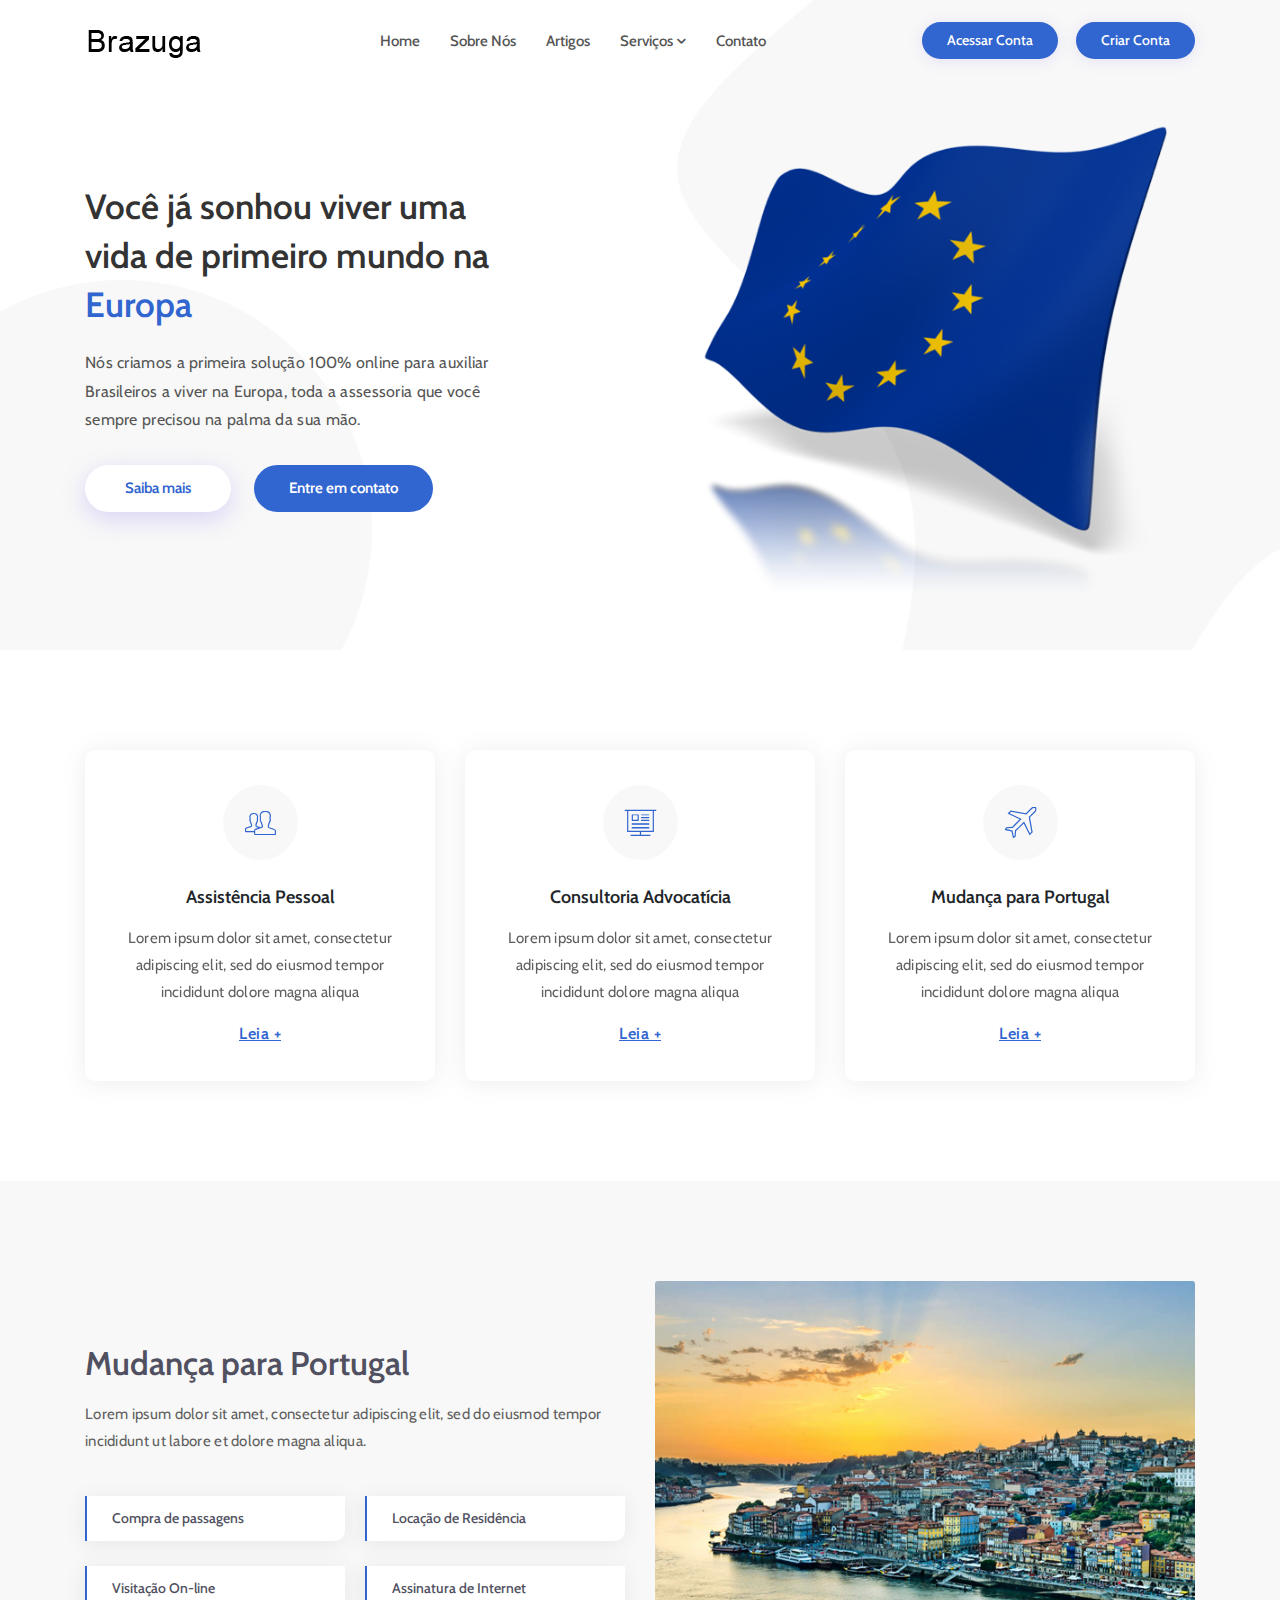
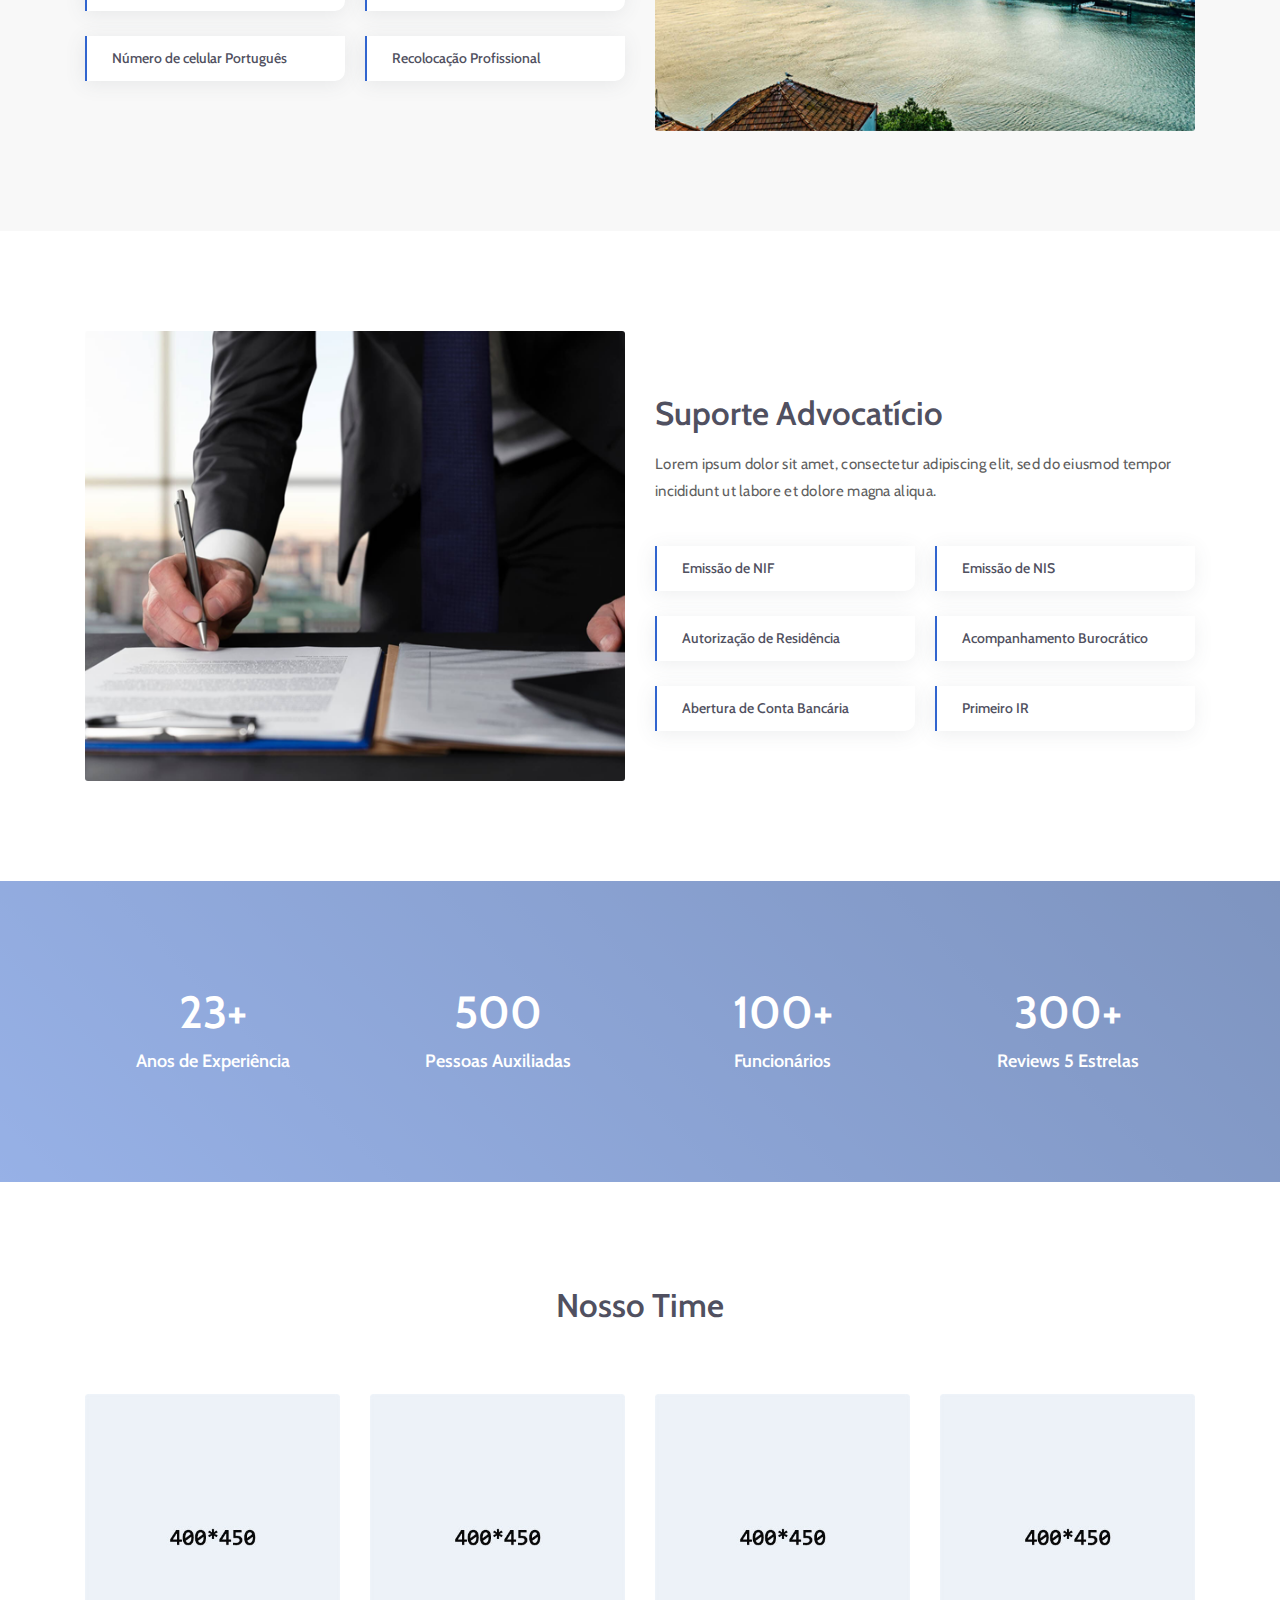
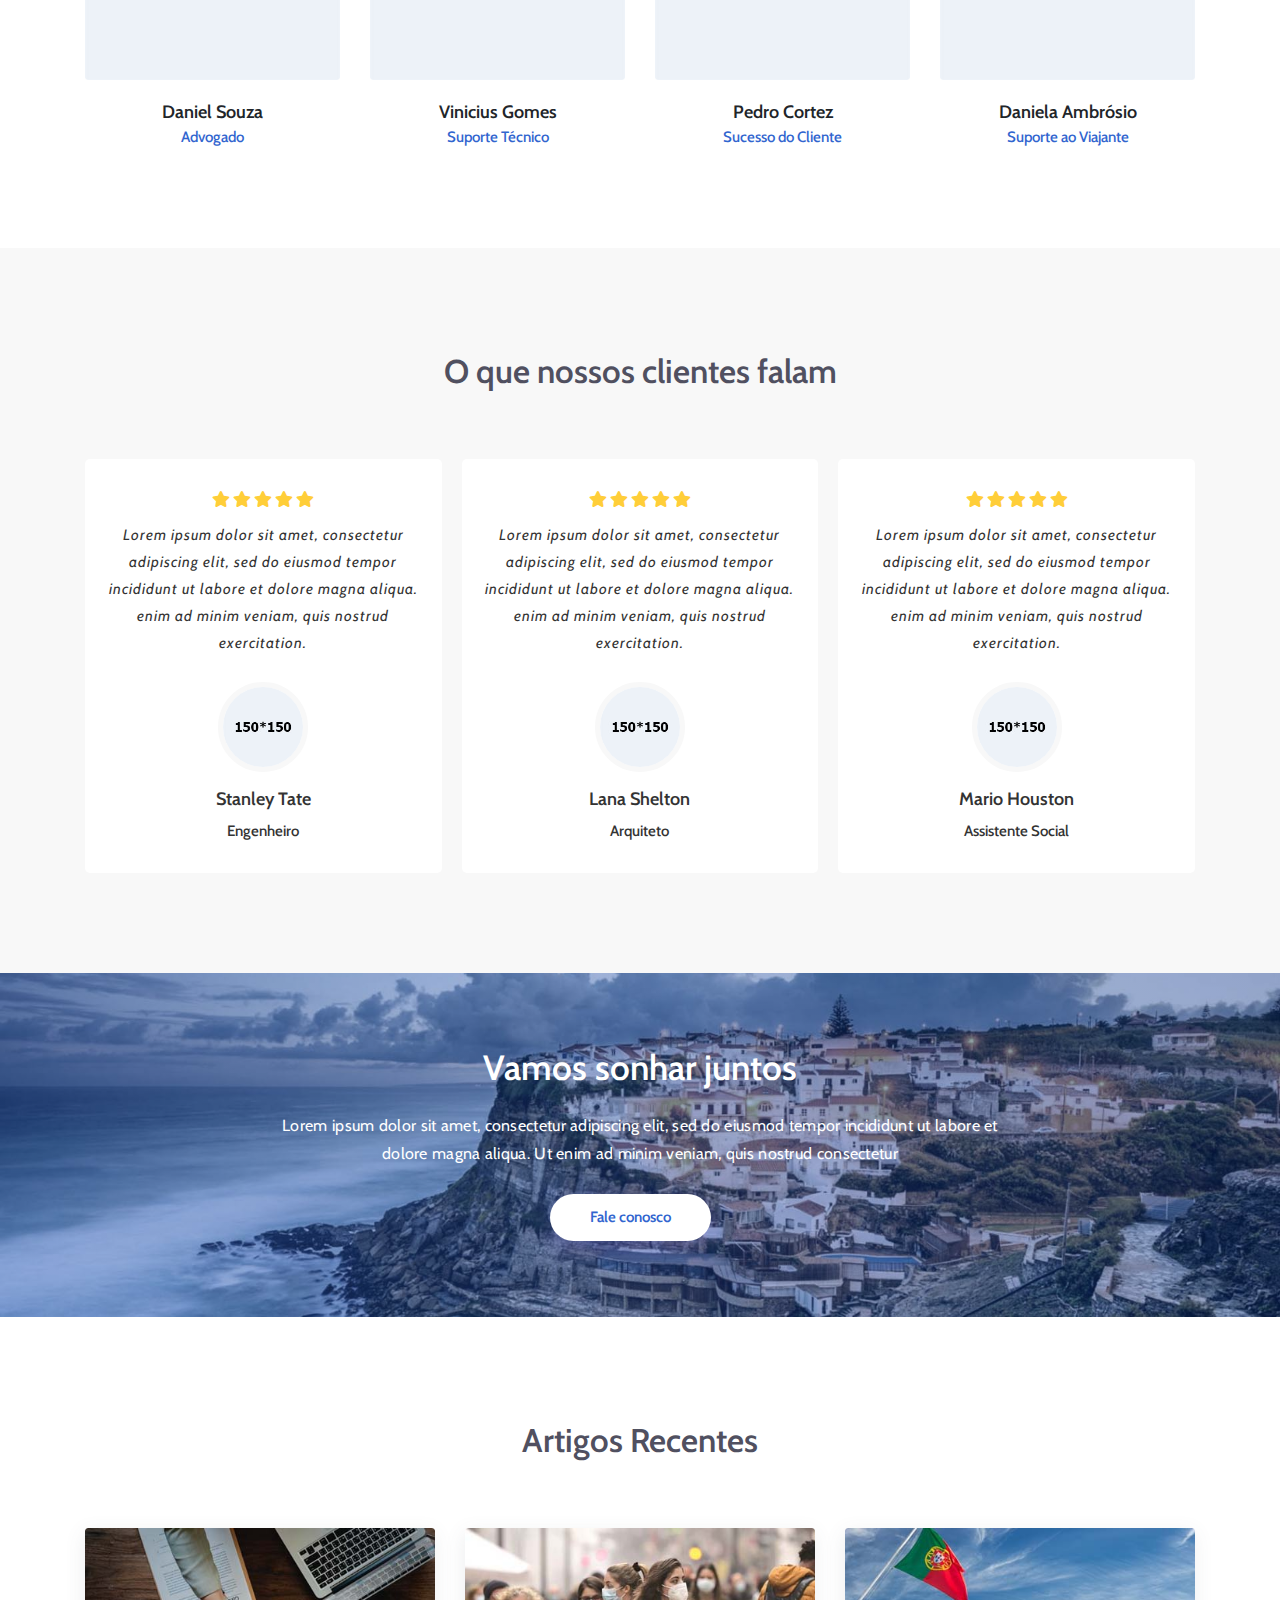
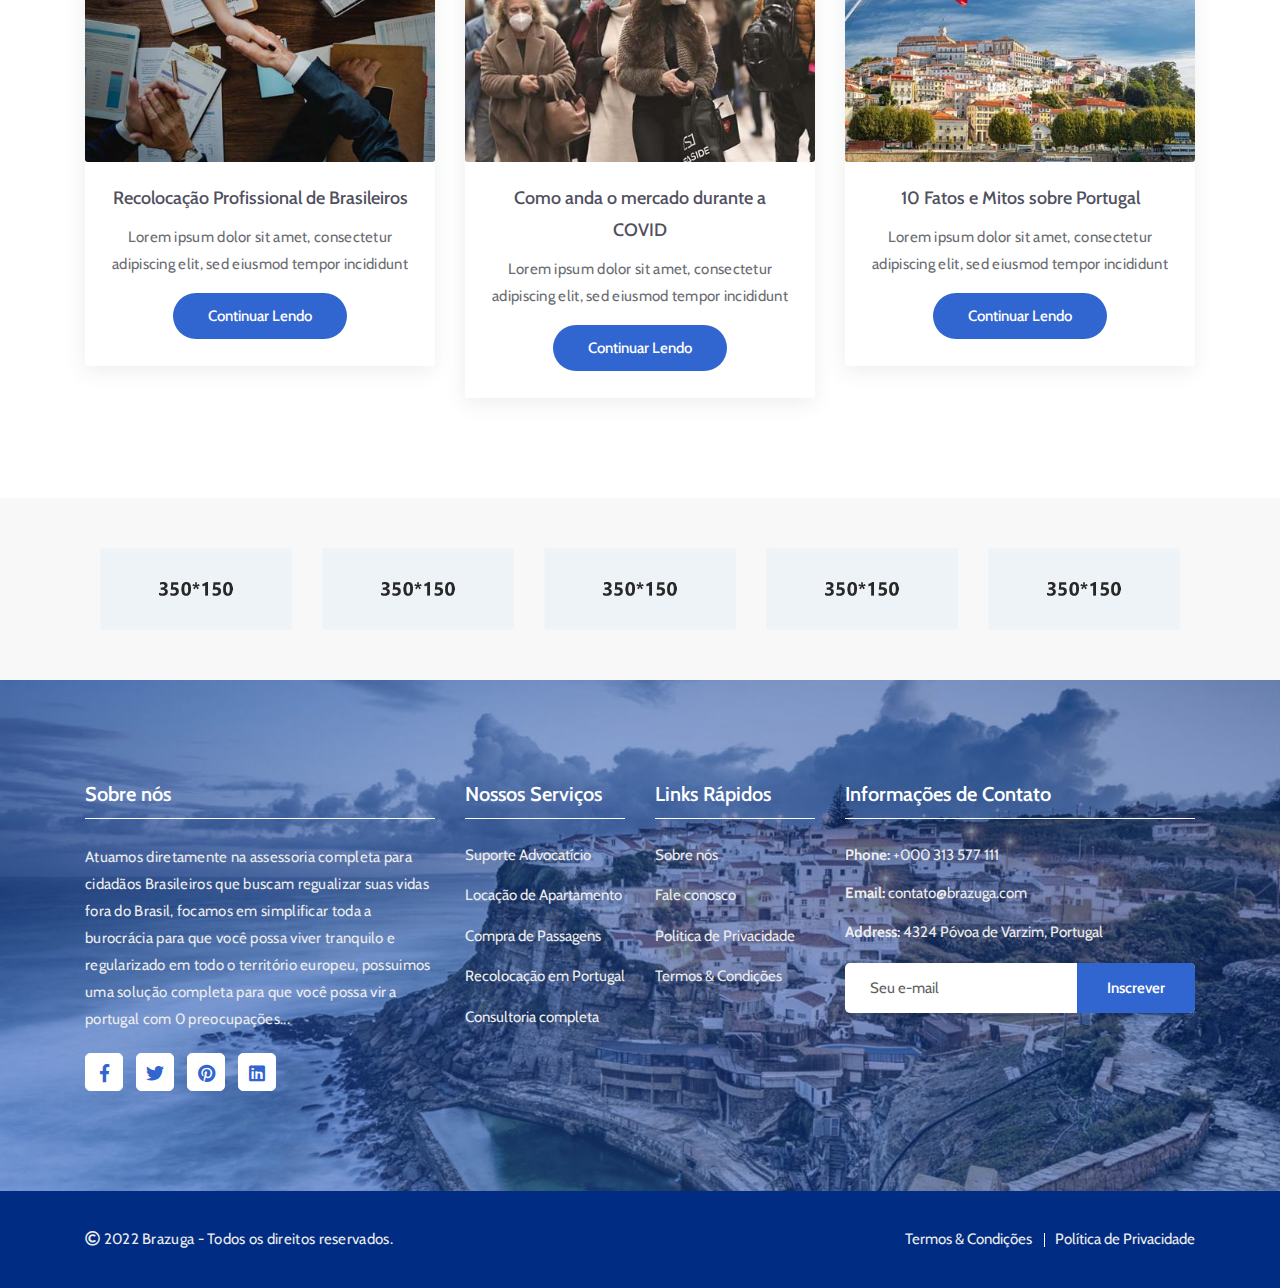
<file: index.html>
<!doctype html>
<html lang="zxx">

<head>
	<!-- Required meta tags -->
	<meta charset="utf-8">
	<meta name="viewport" content="width=device-width, initial-scale=1, shrink-to-fit=no">
	<!-- Title -->
	<title>Brazuga - Serviço de suporte a imigração</title>
	<!-- Google Fonts -->
	<link href="https://fonts.googleapis.com/css2?family=Cabin:wght@400;500;600;700&display=swap" rel="stylesheet">
	<!-- Favicon -->
	<link rel="icon" type="image/png" href="assets/img/favicon.png">
	<!-- Bootstrap Min CSS -->
	<link rel="stylesheet" href="assets/css/bootstrap.min.css">
	<!-- Animate Min CSS -->
	<link rel="stylesheet" href="assets/css/animate.min.css">
	<!-- Pe-icon-7 CSS -->
	<link rel="stylesheet" href="assets/css/pe-icon-7-stroke.css">
	<!-- Font Awesome Min CSS -->
	<link rel="stylesheet" href="assets/css/fontawesome.min.css">
	<!-- Mran Menu CSS -->
	<link rel="stylesheet" href="assets/css/meanmenu.css">
	<!-- Owl Carousel Min CSS -->
	<link rel="stylesheet" href="assets/css/owl.carousel.min.css">
	<!-- Style CSS -->
	<link rel="stylesheet" href="assets/css/style.css">
	<!-- Responsive CSS -->
	<link rel="stylesheet" href="assets/css/responsive.css">
</head>

<body>

	<!-- Start Preloader Area -->
	<div class="preloader">
		<div class="d-table">
			<div class="d-table-cell">
			<div class="lds-spinner">
				<div></div><div></div><div></div>
				<div></div><div></div><div></div>
				<div></div><div></div><div></div>
				<div></div><div></div><div></div>
			</div>
			</div>
		</div>
	</div>
	<!-- End Preloader Area -->
	
	<!-- Start Navbar Area -->
	<div class="navbar-area">
		<div class="techmax-responsive-nav index-navber-responsive">
			<div class="container">
				<div class="techmax-responsive-menu">
					<div class="logo">
						<a href="index.html">
							<img src="assets/img/logo-black.png" class="white-logo" alt="logo">
							<img src="assets/img/logo-black.png" class="black-logo" alt="logo">
						</a>
					</div>
				</div>
			</div>
		</div>
		<div class="techmax-nav index-navber">
			<div class="container">
				<nav class="navbar navbar-expand-md navbar-light">
					<a class="navbar-brand" href="index.html">
						<img src="assets/img/logo-black.png" class="white-logo" alt="logo">
						<img src="assets/img/logo-black.png" class="black-logo" alt="logo">
					</a>
					<div class="collapse navbar-collapse mean-menu" id="navbarSupportedContent">
						<ul class="navbar-nav">
							<li class="nav-item"> 
								<a href="index.html" class="nav-link">Home</a>
							</li>
							<li class="nav-item">
								<a href="about.html" class="nav-link">Sobre nós</a>
							</li>
							<li class="nav-item">
								<a href="blog-1.html" class="nav-link">Artigos</a>
							</li>
							<li class="nav-item">
								<a href="services.html" class="nav-link">Serviços <i class="fas fa-chevron-down"></i></a>
								<ul class="dropdown-menu">
									<li class="nav-item"> 
										<a href="single-services.html" class="nav-link">Emissão de NIF</a>
									</li>
									<li class="nav-item"> 
										<a href="single-services.html" class="nav-link">Emissão de NIS</a>
									</li>
									<li class="nav-item"> 
										<a href="single-services.html" class="nav-link">Locação de Apartamento</a>
									</li>
									<li class="nav-item"> 
										<a href="single-services.html" class="nav-link">Compra de Passagens</a>
									</li>
									<li class="nav-item"> 
										<a href="single-services.html" class="nav-link">Recolocação em Portugal</a>
									</li>
									<li class="nav-item"> 
										<a href="single-services.html" class="nav-link">Consultoria completa</a>
									</li>
								</ul>
							</li>
							<li class="nav-item"> 
								<!-- <a href="#" class="nav-link">Pages <i class="fas fa-chevron-down"></i></a> -->
								<ul class="dropdown-menu">
									<li class="nav-item">
										<a href="projects.html" class="nav-link">Projects</a>
									</li>
									<li class="nav-item">
										<a href="single-projects.html" class="nav-link">Projects Details</a>
									</li>
									<li class="nav-item">
										<a href="pricing.html" class="nav-link">Pricing</a>
									</li>
									<li class="nav-item">
										<a href="faq.html" class="nav-link">FAQ</a>
									</li>
									<li class="nav-item">
										<a href="coming-soon.html" class="nav-link">Coming Soon</a>
									</li>
									<li class="nav-item">
										<a href="terms-condition.html" class="nav-link">Terms & Conditions</a>
									</li>
									<li class="nav-item">
										<a href="privacy-policy.html" class="nav-link">Privacy Policy</a>
									</li>
								</ul>
							</li>
							<li class="nav-item">
								<a href="contact.html" class="nav-link">Contato</a>
							</li>
						</ul>
						<div class="other-option">
							<a class="default-btn nav-btn-1" href="#0">Acessar Conta<span></span></a>
							<a class="default-btn" href="#0">Criar Conta <span></span></a>
						</div>
					</div>
				</nav>
			</div>
		</div>
	</div>
	<!-- End Navbar Area -->
	
	<!-- Start Home Area -->
	<div class="home-area">
		<div class="d-table">
			<div class="d-table-cell">
				<div class="container">
					<div class="row align-items-center">
						<div class="col-lg-6 col-md-12">
							<div class="main-banner-content">
								<h1>Você já sonhou viver uma vida de primeiro mundo na <span class="color-text">Europa</span></h1>
								<p>Nós criamos a primeira solução 100% online para auxiliar Brasileiros a viver na Europa, toda a assessoria que você sempre precisou na palma da sua mão.</p>
								<div class="banner-btn">
									<a href="about.html" class="default-btn-one">
                                        Saiba mais
                                        <span></span>
                                    </a>
									<a class="default-btn" href="contact.html">
                                        Entre em contato
                                        <span></span>
                                    </a>
								</div>
							</div>
						</div>
						<div class="col-lg-6 col-md-12">
							<div class="banner-image">
								<img src="assets/img/home-font.png" alt="image">
							</div>
                        </div>
					</div>
				</div>
			</div>
		</div>
		<div class="grey-cr"></div>
	</div>
	<!-- End Home Area -->
	
	<!-- Start Services Section -->
	<section class="services-section pt-70 pb-100">
		<div class="container">
			<div class="row">
				<div class="col-lg-4 col-md-6">
					<div class="single-services-item">
						<div class="services-icon">
							<i class="pe-7s-users"></i>
						</div>
						<h3>Assistência Pessoal</h3>
						<p>Lorem ipsum dolor sit amet, consectetur adipiscing elit, sed do eiusmod tempor incididunt dolore magna aliqua</p>
						<div class="services-btn-link">
							<a href="#0" class="services-link">Leia +</a>
						</div>
					</div>
				</div>
				<div class="col-lg-4 col-md-6">
					<div class="single-services-item">
						<div class="services-icon">
							<i class="pe-7s-display2"></i>
						</div>
						<h3>Consultoria Advocatícia</h3>
						<p>Lorem ipsum dolor sit amet, consectetur adipiscing elit, sed do eiusmod tempor incididunt dolore magna aliqua</p>
						<div class="services-btn-link">
							<a href="#0" class="services-link">Leia +</a>
						</div>
					</div>
				</div>
				<div class="col-lg-4 col-md-6">
					<div class="single-services-item">
						<div class="services-icon">
							<i class="pe-7s-plane"></i>
						</div>
						<h3>Mudança para Portugal</h3>
						<p>Lorem ipsum dolor sit amet, consectetur adipiscing elit, sed do eiusmod tempor incididunt dolore magna aliqua</p>
						<div class="services-btn-link">
							<a href="#0" class="services-link">Leia +</a>
						</div>
					</div>
				</div>
			</div>
		</div>
	</section>
	<!-- End Services Section -->
	
	<!-- Start Overview Section -->
	<section class="overview-section bg-grey section-padding">
		<div class="container">
			<div class="row align-items-center">
				<div class="col-lg-6">
					<div class="overview-content">
						<h2>Mudança para Portugal</h2>
						<p>Lorem ipsum dolor sit amet, consectetur adipiscing elit, sed do eiusmod tempor incididunt ut labore et dolore magna aliqua.</p>
						<ul class="features-list">
							<li> <span>Compra de passagens</span></li>
							<li> <span>Locação de Residência</span></li>
							<li> <span>Visitação On-line</span></li>
							<li> <span>Assinatura de Internet</span></li>
							<li> <span>Número de celular Português</span></li>
							<li> <span>Recolocação Profissional</span></li>
						</ul>
					</div>
				</div>
				<div class="col-lg-6">
					<div class="overview-image-2">
						<img src="assets/img/choose-1.png" alt="image">
					</div>
				</div>
			</div>
		</div>
	</section>
	<!-- End Overview Section -->
	
	<!-- Start Overview Section -->
	<section class="overview-section section-padding">
		<div class="container">
			<div class="row align-items-center">
				<div class="col-lg-6">
					<div class="overview-image">
						<img src="assets/img/choose-2.png" alt="image">
					</div>
				</div>
				<div class="col-lg-6">
					<div class="overview-content">
						<h2>Suporte Advocatício</h2>
						<p>Lorem ipsum dolor sit amet, consectetur adipiscing elit, sed do eiusmod tempor incididunt ut labore et dolore magna aliqua.</p>
						<ul class="features-list">
							<li> <span>Emissão de NIF</span></li>
							<li> <span>Emissão de NIS</span></li>
							<li> <span>Autorização de Residência</span></li>
							<li> <span>Acompanhamento Burocrático</span></li>
							<li> <span>Abertura de Conta Bancária</span></li>
							<li> <span>Primeiro IR</span></li>
						</ul>
					</div>
				</div>
			</div>
		</div>
	</section>
	<!-- End Overview Section -->
	
	<!-- Start Counter Section -->
	<section class="counter-area section-padding">
		<div class="container">
			<div class="row">
				<div class="col-lg-3 col-md-6 counter-item">
					<div class="single-counter">
						<div class="counter-contents">
							<h2>
								<span class="counter-number">23</span>
								<span>+</span>
							</h2>
							<h3 class="counter-heading">Anos de Experiência</h3>
						</div>
					</div>
				</div>
				<div class="col-lg-3 col-md-6 counter-item">
					<div class="single-counter">
						<div class="counter-contents">
							<h2>
								<span class="counter-number">500</span>
							</h2>
							<h3 class="counter-heading">Pessoas Auxiliadas</h3>
						</div>
					</div>
				</div>
				<div class="col-lg-3 col-md-6 counter-item">
					<div class="single-counter">
						<div class="counter-contents">
							<h2>
								<span class="counter-number">100</span>
								<span>+</span>
							</h2>
							<h3 class="counter-heading">Funcionários</h3>
						</div>
					</div>
				</div>
				<div class="col-lg-3 col-md-6 counter-item">
					<div class="single-counter">
						<div class="counter-contents">
							<h2>
								<span class="counter-number">300</span>
								<span>+</span>
							</h2>
							<h3 class="counter-heading">Reviews 5 Estrelas</h3>
						</div>
					</div>
				</div>
			</div>
		</div>
	</section>
	<!-- End Counter Section -->

	<!-- Start Team Section -->
	<section class="team-area section-padding">
		<div class="container">
			<div class="row">
				<div class="col-md-12">
					<div class="section-title">
						<h2>Nosso Time</h2>
					</div>
				</div>
				<div class="col-lg-3 col-md-6">
					<div class="single-team-box">
						<div class="team-image">
							<img src="assets/img/team/team-1.jpg" alt="team" />
							<div class="team-social-icon">
								<a href="#" class="social-color-1"><i class="fab fa-facebook-f"></i></a>
								<a href="#" class="social-color-2"><i class="fab fa-twitter"></i></a>
								<a href="#" class="social-color-3"><i class="fab fa-linkedin"></i></a>
							</div>
						</div>
						<div class="team-info">
							<h3>Daniel Souza</h3>
							<span>Advogado</span>
						</div>
					</div>
				</div>
				<div class="col-lg-3 col-md-6">
					<div class="single-team-box">
						<div class="team-image">
							<img src="assets/img/team/team-2.jpg" alt="team" />
							<div class="team-social-icon">
								<a href="#" class="social-color-1"><i class="fab fa-facebook-f"></i></a>
								<a href="#" class="social-color-2"><i class="fab fa-twitter"></i></a>
								<a href="#" class="social-color-3"><i class="fab fa-linkedin"></i></a>
							</div>
						</div>
						<div class="team-info">
							<h3>Vinicius Gomes</h3>
							<span>Suporte Técnico</span>
						</div>
					</div>
				</div>
				<div class="col-lg-3 col-md-6">
					<div class="single-team-box">
						<div class="team-image">
							<img src="assets/img/team/team-3.jpg" alt="team" />
							<div class="team-social-icon">
								<a href="#" class="social-color-1"><i class="fab fa-facebook-f"></i></a>
								<a href="#" class="social-color-2"><i class="fab fa-twitter"></i></a>
								<a href="#" class="social-color-3"><i class="fab fa-linkedin"></i></a>
							</div>
						</div>
						<div class="team-info">
							<h3>Pedro Cortez</h3>
							<span>Sucesso do Cliente</span>
						</div>
					</div>
				</div>
				<div class="col-lg-3 col-md-6">
					<div class="single-team-box">
						<div class="team-image">
							<img src="assets/img/team/team-4.jpg" alt="team" />
							<div class="team-social-icon">
								<a href="#" class="social-color-1"><i class="fab fa-facebook-f"></i></a>
								<a href="#" class="social-color-2"><i class="fab fa-twitter"></i></a>
								<a href="#" class="social-color-3"><i class="fab fa-linkedin"></i></a>
							</div>
						</div>
						<div class="team-info">
							<h3>Daniela Ambrósio</h3>
							<span>Suporte ao Viajante</span>
						</div>
					</div>
				</div>
			</div>
		</div>
	</section>
	<!-- End Team Section -->
	
	<!-- Start Testimonial Section -->
	<section class="testimonial-section bg-grey section-padding">
		<div class="container">
			<div class="section-title">
				<h2>O que nossos clientes falam</h2>
			</div>
			<div class="row">
				<div class="col-lg-12 col-md-12">
					<div class="testimonial-slider owl-carousel owl-theme">
						<!-- testimonials item -->
						<div class="single-testimonial">
							<div class="rating-box">
								<ul>
									<li><i class="fa fa-star"></i></li>
									<li><i class="fa fa-star"></i></li>
									<li><i class="fa fa-star"></i></li>
									<li><i class="fa fa-star"></i></li>
									<li><i class="fa fa-star"></i></li>
								</ul>
							</div>
							<div class="testimonial-content">
								<p>Lorem ipsum dolor sit amet, consectetur adipiscing elit, sed do eiusmod tempor incididunt ut labore et dolore magna aliqua. enim ad minim veniam, quis nostrud exercitation.</p>
							</div>
							<div class="avatar">
								<img src="assets/img/client/testimonial-1.jpg" alt="testimonial images">
							</div>
							<div class="testimonial-bio">
								<div class="bio-info">
									<h3>Stanley Tate</h3>
									<span>Engenheiro</span>
								</div>
							</div>
						</div>
						<!-- testimonials item -->
						<div class="single-testimonial">
							<div class="rating-box">
								<ul>
									<li><i class="fa fa-star"></i></li>
									<li><i class="fa fa-star"></i></li>
									<li><i class="fa fa-star"></i></li>
									<li><i class="fa fa-star"></i></li>
									<li><i class="fa fa-star"></i></li>
								</ul>
							</div>
							<div class="testimonial-content">
								<p>Lorem ipsum dolor sit amet, consectetur adipiscing elit, sed do eiusmod tempor incididunt ut labore et dolore magna aliqua. enim ad minim veniam, quis nostrud exercitation.</p>
							</div>
							<div class="avatar">
								<img src="assets/img/client/testimonial-2.jpg" alt="testimonial images">
							</div>
							<div class="testimonial-bio">
								<div class="bio-info">
									<h3>Lana Shelton</h3>
									<span>Arquiteto</span>
								</div>
							</div>
						</div>
						<!-- testimonials item -->
						<div class="single-testimonial">
							<div class="rating-box">
								<ul>
									<li><i class="fa fa-star"></i></li>
									<li><i class="fa fa-star"></i></li>
									<li><i class="fa fa-star"></i></li>
									<li><i class="fa fa-star"></i></li>
									<li><i class="fa fa-star"></i></li>
								</ul>
							</div>
							<div class="testimonial-content">
								<p>Lorem ipsum dolor sit amet, consectetur adipiscing elit, sed do eiusmod tempor incididunt ut labore et dolore magna aliqua. enim ad minim veniam, quis nostrud exercitation.</p>
							</div>
							<div class="avatar">
								<img src="assets/img/client/testimonial-3.jpg" alt="testimonial images">
							</div>
							<div class="testimonial-bio">
								<div class="bio-info">
									<h3>Mario Houston</h3>
									<span>Assistente Social</span>
								</div>
							</div>
						</div>
					</div>
				</div>
			</div>
		</div>
	</section>
	<!-- End Testimonial Section -->
	
	<!-- Start Hire Section -->
	<section class="hire-section">
		<div class="container">
			<div class="row">
				<div class="col-lg-8 offset-lg-2 col-md-12">
					<div class="hire-content">
						<h2>Vamos sonhar juntos</h2>
						<p>Lorem ipsum dolor sit amet, consectetur adipiscing elit, sed do eiusmod tempor incididunt ut labore et dolore magna aliqua. Ut enim ad minim veniam, quis nostrud consectetur</p>
						<div class="hire-btn">
							<a class="default-btn-one" href="contact.html">Fale conosco<span></span></a>
						</div>
					</div>
				</div>
			</div>
		</div>
	</section>
	<!-- End Hire Section -->
	
	<!-- Start Blog Section -->
	<section class="blog-section pt-100 pb-70">
		<div class="container">
			<div class="section-title">
				<h2>Artigos Recentes</h2>
			</div>
			<div class="row">
				<div class="col-lg-4 col-md-6">
					<div class="blog-item">
						<div class="blog-image">
							<a href="single-blog.html">
								<img src="assets/img/blog/blog-1.jpg" alt="image">
							</a>
						</div>
						<div class="single-blog-item">
							<div class="blog-content">
								<h3>
                                    <a href="single-blog.html">
										Recolocação Profissional de Brasileiros
                                    </a>
                                </h3>
								<p>Lorem ipsum dolor sit amet, consectetur adipiscing elit, sed eiusmod tempor incididunt</p>
								<div class="blog-btn"> <a href="single-blog.html" class="default-btn blog-btn-one">Continuar Lendo <span></span></a>
								</div>
							</div>
						</div>
					</div>
				</div>
				<div class="col-lg-4 col-md-6">
					<div class="blog-item">
						<div class="blog-image">
							<a href="single-blog.html">
								<img src="assets/img/blog/blog-2.jpg" alt="image">
							</a>
						</div>
						<div class="single-blog-item">
							<div class="blog-content">
								<h3>
									<a href="single-blog.html">
										Como anda o mercado durante a COVID
                                    </a>
								</h3>
								<p>Lorem ipsum dolor sit amet, consectetur adipiscing elit, sed eiusmod tempor incididunt</p>
								<div class="blog-btn">
									<a href="single-blog.html" class="default-btn blog-btn-one">Continuar Lendo <span></span></a>
								</div>
							</div>
						</div>
					</div>
				</div>
				<div class="col-lg-4 col-md-6">
					<div class="blog-item">
						<div class="blog-image">
							<a href="single-blog.html">
								<img src="assets/img/blog/blog-3.jpg" alt="image">
							</a>
						</div>
						<div class="single-blog-item">
							<div class="blog-content">
								<h3>
                                    <a href="single-blog.html">
                                        10 Fatos e Mitos sobre Portugal
                                    </a>
                                </h3>
								<p>Lorem ipsum dolor sit amet, consectetur adipiscing elit, sed eiusmod tempor incididunt</p>
								<div class="blog-btn"> <a href="single-blog.html" class="default-btn blog-btn-one">Continuar Lendo <span></span></a>
								</div>
							</div>
						</div>
					</div>
				</div>
			</div>
		</div>
	</section>
	<!-- End Blog Section -->
	
	<!-- Start Partner Logo Section -->
	<div class="partner-area bg-grey">
		<div class="container">
			<div id="partner-carousel" class="partner-carousel owl-carousel owl-theme owl-loaded">
				<div class="partner-slide-item">
					<a href="#0">
						<img src="assets/img/partner-logo/client-1.jpg" alt="partner-image">
					</a>
				</div>
				<div class="partner-slide-item">
					<a href="#0">
						<img src="assets/img/partner-logo/client-2.jpg" alt="partner-image">
					</a>
				</div>
				<div class="partner-slide-item">
					<a href="#0">
						<img src="assets/img/partner-logo/client-3.jpg" alt="partner-image">
					</a>
				</div>
				<div class="partner-slide-item">
					<a href="#0">
						<img src="assets/img/partner-logo/client-4.jpg" alt="partner-image">
					</a>
				</div>
				<div class="partner-slide-item">
					<a href="#0">
						<img src="assets/img/partner-logo/client-5.jpg" alt="partner-image">
					</a>
				</div>
				<div class="partner-slide-item">
					<a href="#0">
						<img src="assets/img/partner-logo/client-6.jpg" alt="partner-image">
					</a>
				</div>
				<div class="partner-slide-item">
					<a href="#0">
						<img src="assets/img/partner-logo/client-7.jpg" alt="partner-image">
					</a>
				</div>
				<div class="partner-slide-item">
					<a href="#0">
						<img src="assets/img/partner-logo/client-8.jpg" alt="partner-image">
					</a>
				</div>
			</div>
		</div>
	</div>
	<!-- End Partner Logo Section -->
	<!-- Start Footer Section -->
	<section class="footer-area section-padding">
		<div class="container">
			<div class="row">
				<div class="col-lg-4 col-md-6 col-sm-6">
					<div class="single-footer-widget">
						<div class="footer-heading">
							<h3>Sobre nós</h3>
						</div>
						<p>Atuamos diretamente na assessoria completa para cidadãos Brasileiros que buscam regualizar suas vidas fora do Brasil, focamos em simplificar toda a burocrácia para que você possa viver tranquilo e regularizado em todo o território europeu, possuimos uma solução completa para que você possa vir a portugal com 0 preocupações...</p>
						<ul class="footer-social">
							<li>
								<a href="#"> <i class="fab fa-facebook-f"></i>
								</a>
							</li>
							<li>
								<a href="#"> <i class="fab fa-twitter"></i>
								</a>
							</li>
							<li>
								<a href="#"> <i class="fab fa-pinterest"></i>
								</a>
							</li>
							<li>
								<a href="#"> <i class="fab fa-linkedin"></i>
								</a>
							</li>
						</ul>
					</div>
				</div>
				<div class="col-lg-2 col-md-6 col-sm-6">
					<div class="single-footer-widget">
						<div class="footer-heading">
							<h3>Nossos Serviços</h3>
						</div>

						
						
						
						
						

						<ul class="footer-quick-links">
							<li> <a href="#">Suporte Advocatício</a></li>
							<li> <a href="#">Locação de Apartamento</a></li>
							<li> <a href="#">Compra de Passagens</a></li>
							<li> <a href="#">Recolocação em Portugal</a></li>
							<li> <a href="#">Consultoria completa</a></li>
						</ul>
					</div>
				</div>
				<div class="col-lg-2 col-md-6 col-sm-6">
					<div class="single-footer-widget">
						<div class="footer-heading">
							<h3>Links Rápidos</h3>
						</div>
						<ul class="footer-quick-links">
							<li><a href="about.html">Sobre nós</a></li>
							<li><a href="contact.html">Fale conosco</a></li>
							<li><a href="privacy-policy.html">Politica de Privacidade</a></li>
							<li><a href="terms-condition.html">Termos & Condições</a></li>
						</ul>
					</div>
				</div>
				<div class="col-lg-4 col-md-6 col-sm-6">
					<div class="single-footer-widget">
						<div class="footer-heading">
							<h3>Informações de Contato</h3>
						</div>
						<div class="footer-info-contact">
							<span><strong>Phone:</strong> <a href="tel:0802235678">+000 313 577 111</a></span>
						</div>
						<div class="footer-info-contact">
							<span><strong>Email:</strong> <a href="mailto:demo@example.com">contato@brazuga.com</a></span>
						</div>
						<div class="footer-info-contact">
							<span><strong>Address:</strong> 4324 Póvoa de Varzim, Portugal</span>
						</div>
						<!-- Start Subscribe Area -->
						<form class="newsletter-form">
							<input type="email" class="input-newsletter" placeholder="Seu e-mail" name="EMAIL" required autocomplete="off">
							<button class="default-btn" type="submit">Inscrever <span></span></button>
						</form>
						<!-- End Subscribe Area -->
					</div>
				</div>
			</div>
		</div>
	</section>
	<!-- End Footer Section -->
	
	<!-- Start Copy Right Section -->
	<div class="copyright-area">
		<div class="container">
			<div class="row align-items-center">
				<div class="col-lg-6 col-md-6">
					<p> <i class="far fa-copyright"></i> 2022 Brazuga - Todos os direitos reservados.</p>
				</div>
				<div class="col-lg-6 col-md-6">
					<ul>
						<li> <a href="terms-condition.html">Termos & Condições</a>
						</li>
						<li> <a href="privacy-policy.html">Política de Privacidade</a>
						</li>
					</ul>
				</div>
			</div>
		</div>
	</div>
	<!-- End Copy Right Section -->
	
	<!-- Start Go Top Section -->
	<div class="go-top">
		<i class="fas fa-chevron-up"></i>
		<i class="fas fa-chevron-up"></i>
	</div>
	<!-- End Go Top Section -->
	
	<!-- jQuery Min JS -->
	<script src="assets/js/jquery.min.js"></script>
	<!-- Bootstrap Min JS -->
	<script src="assets/js/bootstrap.min.js"></script>
	<!-- MeanMenu JS  -->
	<script src="assets/js/jquery.meanmenu.js"></script>
	<!-- Appear Min JS -->
	<script src="assets/js/jquery.appear.min.js"></script>
	<!-- CounterUp Min JS -->
	<script src="assets/js/jquery.waypoints.min.js"></script>
	<script src="assets/js/jquery.counterup.min.js"></script>
	<!-- Owl Carousel Min JS -->
	<script src="assets/js/owl.carousel.min.js"></script>
	<!-- WOW Min JS -->
	<script src="assets/js/wow.min.js"></script>
	<!-- Main JS -->
	<script src="assets/js/main.js"></script>
	
</body>

</html>
</file>
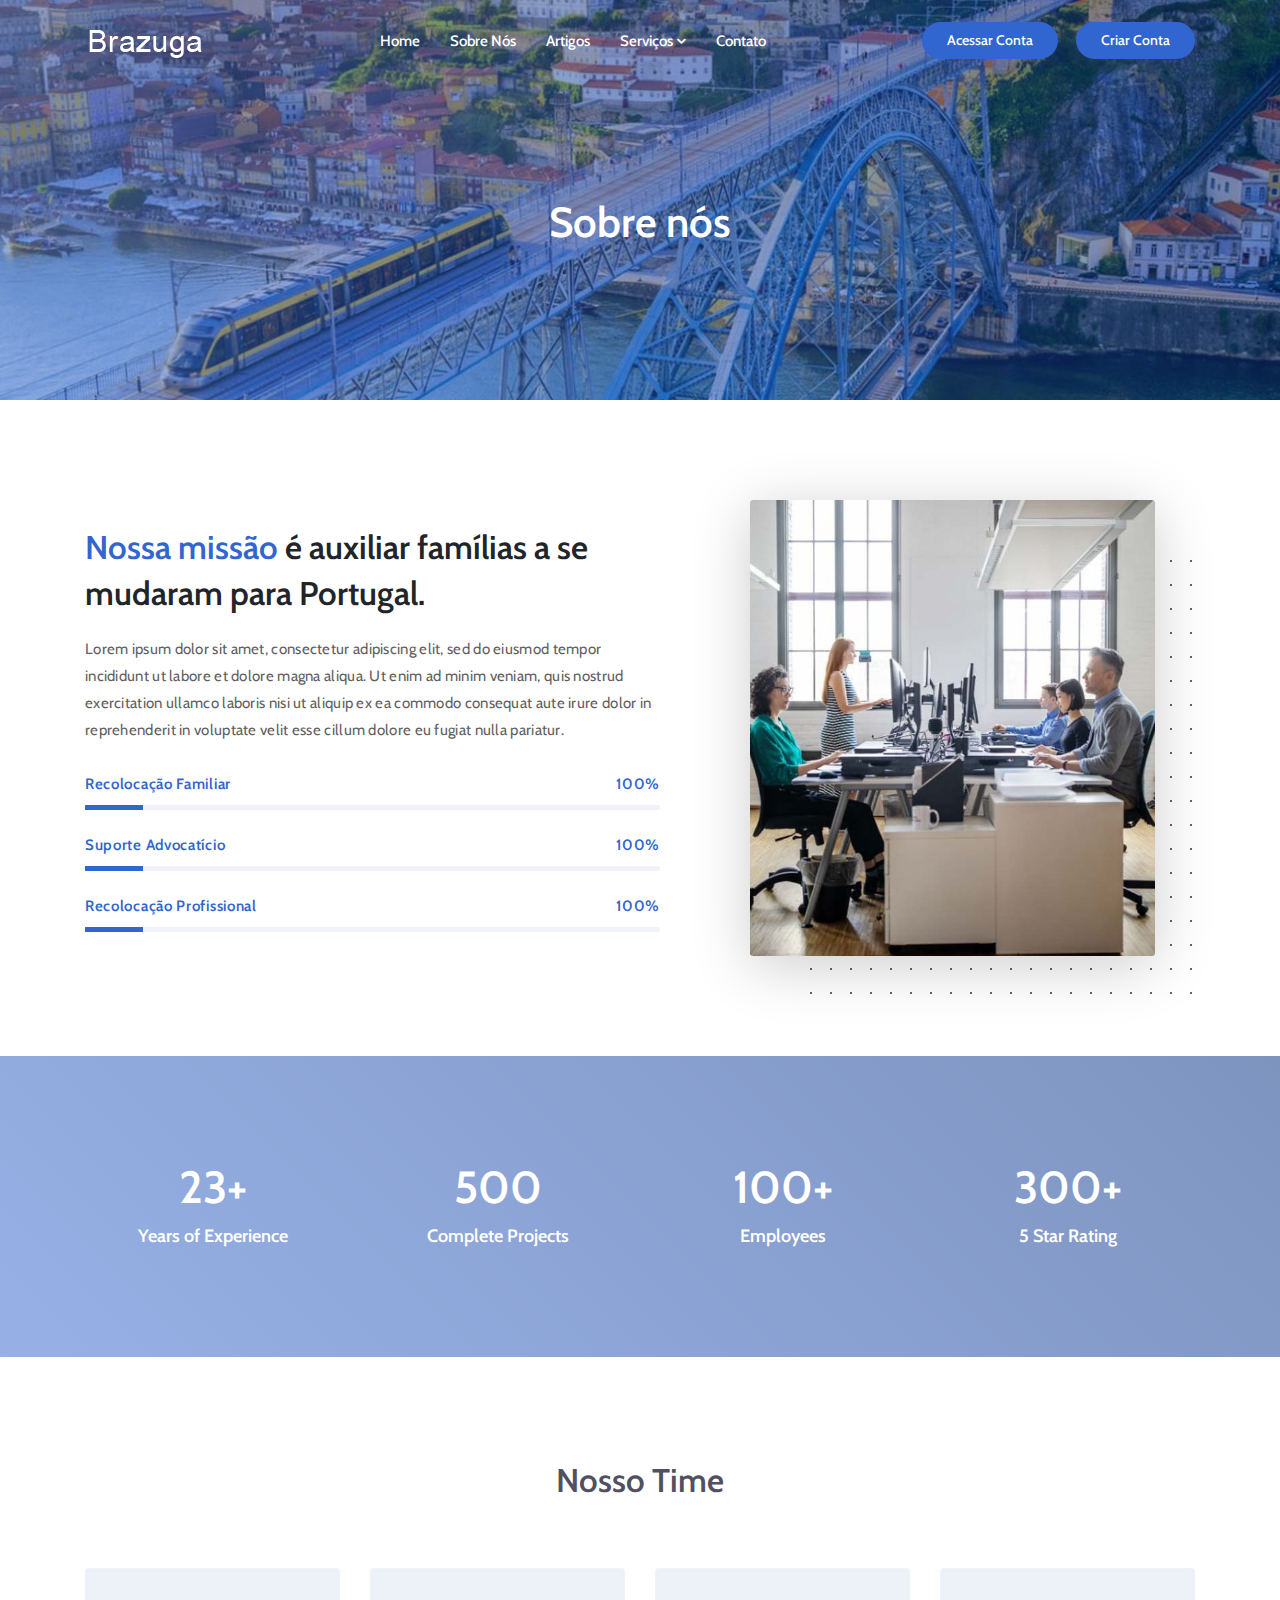
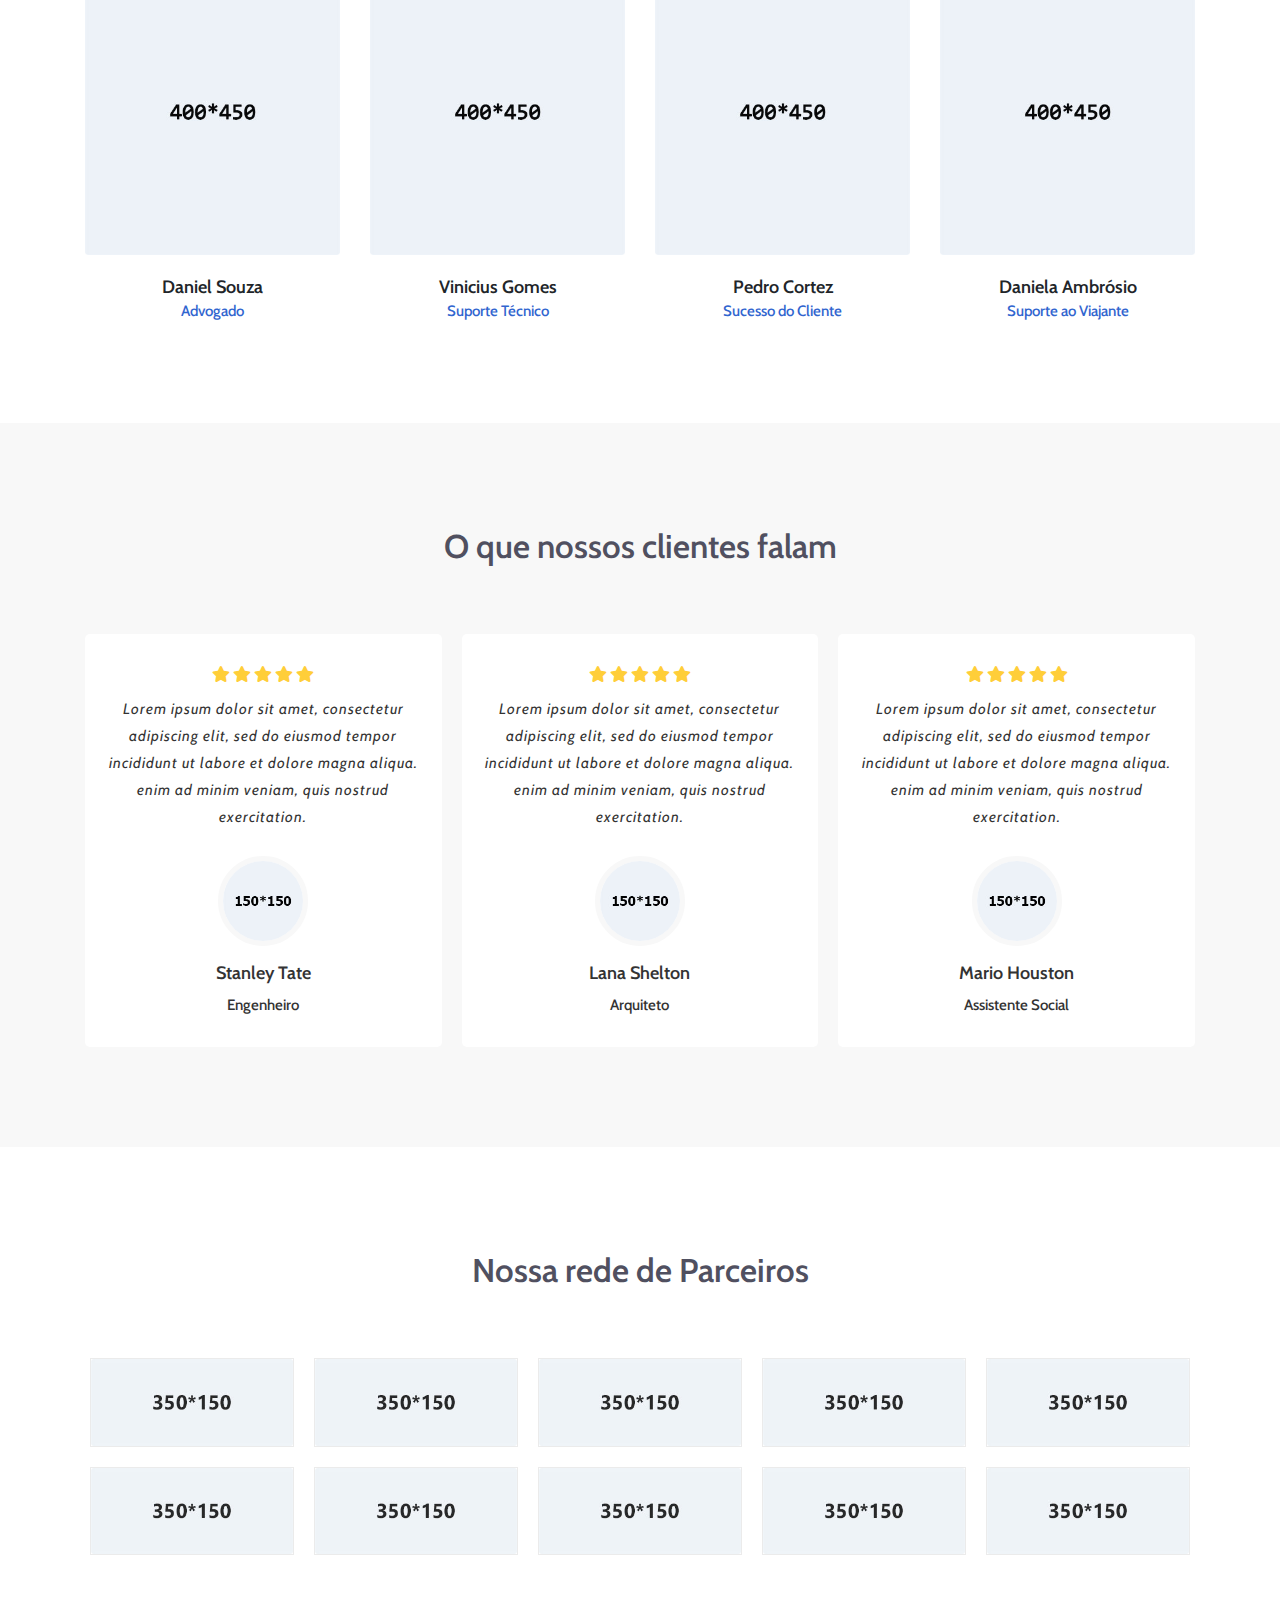
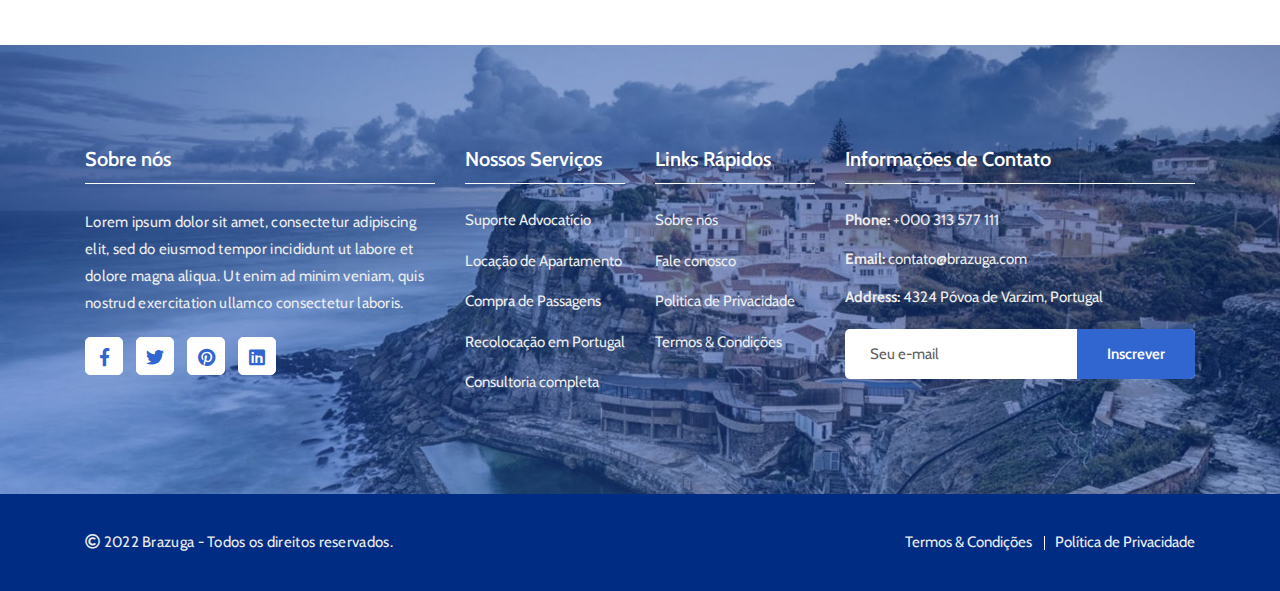
<file: about.html>
<!doctype html>
<html lang="zxx">

<head>
	<!-- Required meta tags -->
	<meta charset="utf-8">
	<meta name="viewport" content="width=device-width, initial-scale=1, shrink-to-fit=no">
	<!-- Title -->
	<title>Brazuga - Serviço de suporte a imigração</title>
	<!-- Google Fonts -->
	<link href="https://fonts.googleapis.com/css2?family=Cabin:wght@400;500;600;700&display=swap" rel="stylesheet">
	<!-- Favicon -->
	<link rel="icon" type="image/png" href="assets/img/favicon.png">
	<!-- Bootstrap Min CSS -->
	<link rel="stylesheet" href="assets/css/bootstrap.min.css">
	<!-- Animate Min CSS -->
	<link rel="stylesheet" href="assets/css/animate.min.css">
	<!-- FlatIcon CSS -->
	<link rel="stylesheet" href="assets/css/pe-icon-7-stroke.css">
	<!-- Font Awesome Min CSS -->
	<link rel="stylesheet" href="assets/css/fontawesome.min.css">
	<!-- Mran Menu CSS -->
	<link rel="stylesheet" href="assets/css/meanmenu.css">
	<!-- Owl Carousel Min CSS -->
	<link rel="stylesheet" href="assets/css/owl.carousel.min.css">
	<!-- Style CSS -->
	<link rel="stylesheet" href="assets/css/style.css">
	<!-- Responsive CSS -->
	<link rel="stylesheet" href="assets/css/responsive.css">
</head>

<body>

	<!-- Start Preloader Area -->
	<div class="preloader">
		<div class="d-table">
			<div class="d-table-cell">
			<div class="lds-spinner">
				<div></div><div></div><div></div>
				<div></div><div></div><div></div>
				<div></div><div></div><div></div>
				<div></div><div></div><div></div>
			</div>
			</div>
		</div>
	</div>
	<!-- End Preloader Area -->
	
	<!-- Start Navbar Area -->
	<div class="navbar-area">
		<div class="techmax-responsive-nav">
			<div class="container">
				<div class="techmax-responsive-menu">
					<div class="logo">
						<a href="index.html">
							<img src="assets/img/logo.png" class="white-logo" alt="logo">
							<img src="assets/img/logo-black.png" class="black-logo" alt="logo">
						</a>
					</div>
				</div>
			</div>
		</div>
		<div class="techmax-nav">
			<div class="container">
				<nav class="navbar navbar-expand-md navbar-light">
					<a class="navbar-brand" href="index.html">
						<img src="assets/img/logo.png" class="white-logo" alt="logo">
						<img src="assets/img/logo-black.png" class="black-logo" alt="logo">
					</a>
					<div class="collapse navbar-collapse mean-menu" id="navbarSupportedContent">
						<ul class="navbar-nav">
							<li class="nav-item"> 
								<a href="index.html" class="nav-link">Home</a>
							</li>
							<li class="nav-item">
								<a href="about.html" class="nav-link active">Sobre nós</a>
							</li>
							<li class="nav-item">
								<a href="blog-1.html" class="nav-link">Artigos</a>
							</li>
							<li class="nav-item">
								<a href="services.html" class="nav-link">Serviços <i class="fas fa-chevron-down"></i></a>
								<ul class="dropdown-menu">
									<li class="nav-item"> 
										<a href="single-services.html" class="nav-link">Emissão de NIF</a>
									</li>
									<li class="nav-item"> 
										<a href="single-services.html" class="nav-link">Emissão de NIS</a>
									</li>
									<li class="nav-item"> 
										<a href="single-services.html" class="nav-link">Locação de Apartamento</a>
									</li>
									<li class="nav-item"> 
										<a href="single-services.html" class="nav-link">Compra de Passagens</a>
									</li>
									<li class="nav-item"> 
										<a href="single-services.html" class="nav-link">Recolocação em Portugal</a>
									</li>
									<li class="nav-item"> 
										<a href="single-services.html" class="nav-link">Consultoria completa</a>
									</li>
								</ul>
							</li>
							<li class="nav-item"> 
								<!-- <a href="#" class="nav-link">Pages <i class="fas fa-chevron-down"></i></a> -->
								<ul class="dropdown-menu">
									<li class="nav-item">
										<a href="projects.html" class="nav-link">Projects</a>
									</li>
									<li class="nav-item">
										<a href="single-projects.html" class="nav-link">Projects Details</a>
									</li>
									<li class="nav-item">
										<a href="pricing.html" class="nav-link">Pricing</a>
									</li>
									<li class="nav-item">
										<a href="faq.html" class="nav-link">FAQ</a>
									</li>
									<li class="nav-item">
										<a href="coming-soon.html" class="nav-link">Coming Soon</a>
									</li>
									<li class="nav-item">
										<a href="terms-condition.html" class="nav-link">Terms & Conditions</a>
									</li>
									<li class="nav-item">
										<a href="privacy-policy.html" class="nav-link">Privacy Policy</a>
									</li>
								</ul>
							</li>
							<li class="nav-item">
								<a href="contact.html" class="nav-link">Contato</a>
							</li>
						</ul>
						<div class="other-option">
							<a class="default-btn nav-btn-1" href="#0">Acessar Conta<span></span></a>
							<a class="default-btn" href="#0">Criar Conta <span></span></a>
						</div>
					</div>
				</nav>
			</div>
		</div>
	</div>
	<!-- End Navbar Area -->
	
	<!-- Start Page Title Area -->
	<div class="page-title-area">
		<div class="d-table">
			<div class="d-table-cell">
				<div class="container">
					<div class="page-title-content">
						<h2>Sobre nós</h2>
					</div>
				</div>
			</div>
		</div>
	</div>
	<!-- End Page Title Area -->
	
	<!-- Start About Section -->
	<section class="about-area section-padding">
		<div class="container">
			<div class="row d-flex align-items-center">
				<div class="col-lg-7 col-md-12 col-sm-12">
					<div class="about-content">
						<div class="about-content-text">
							<h2><span class="color-text">Nossa missão</span> é auxiliar famílias a se mudaram para Portugal.</h2>
							<p>Lorem ipsum dolor sit amet, consectetur adipiscing elit, sed do eiusmod tempor incididunt ut labore et dolore magna aliqua. Ut enim ad minim veniam, quis nostrud exercitation ullamco laboris nisi ut aliquip ex ea commodo consequat aute irure dolor in reprehenderit in voluptate velit esse cillum dolore eu fugiat nulla pariatur.</p>
							<div class="skills">
								<div class="skill-item">
									<h6>Recolocação Familiar <em>100%</em></h6>
									<div class="skill-progress">
										<div class="progres" data-value="100%"></div>
									</div>
								</div>
								<div class="skill-item">
									<h6>Suporte Advocatício <em>100%</em></h6>
									<div class="skill-progress">
										<div class="progres" data-value="100%"></div>
									</div>
								</div>
								<div class="skill-item">
									<h6>Recolocação Profissional <em>100%</em></h6>
									<div class="skill-progress">
										<div class="progres" data-value="100%"></div>
									</div>
								</div>
							</div>
						</div>
					</div>
				</div>
				<div class="col-lg-5 col-md-12 col-sm-12">
					<div class="about-image">
						<img src="assets/img/about.jpg" alt="About image">
					</div>
				</div>
			</div>
		</div>
	</section>
	<!-- End About Section -->
	
	<!-- Start Counter Section -->
	<section class="counter-area section-padding">
		<div class="container">
			<div class="row">
				<div class="col-lg-3 col-md-6 counter-item">
					<div class="single-counter">
						<div class="counter-contents">
							<h2>
								<span class="counter-number">23</span>
								<span>+</span>
							</h2>
							<h3 class="counter-heading">Years of Experience</h3>
						</div>
					</div>
				</div>
				<div class="col-lg-3 col-md-6 counter-item">
					<div class="single-counter">
						<div class="counter-contents">
							<h2>
								<span class="counter-number">500</span>
							</h2>
							<h3 class="counter-heading">Complete Projects</h3>
						</div>
					</div>
				</div>
				<div class="col-lg-3 col-md-6 counter-item">
					<div class="single-counter">
						<div class="counter-contents">
							<h2>
								<span class="counter-number">100</span>
								<span>+</span>
							</h2>
							<h3 class="counter-heading">Employees</h3>
						</div>
					</div>
				</div>
				<div class="col-lg-3 col-md-6 counter-item">
					<div class="single-counter">
						<div class="counter-contents">
							<h2>
								<span class="counter-number">300</span>
								<span>+</span>
							</h2>
							<h3 class="counter-heading">5 Star Rating</h3>
						</div>
					</div>
				</div>
			</div>
		</div>
	</section>
	<!-- End Counter Section -->
	
	<!-- Start Team Section -->
	<section class="team-area section-padding">
		<div class="container">
			<div class="row">
				<div class="col-md-12">
					<div class="section-title">
						<h2>Nosso Time</h2>
					</div>
				</div>
				<div class="col-lg-3 col-md-6">
					<div class="single-team-box">
						<div class="team-image">
							<img src="assets/img/team/team-1.jpg" alt="team" />
							<div class="team-social-icon">
								<a href="#" class="social-color-1"><i class="fab fa-facebook-f"></i></a>
								<a href="#" class="social-color-2"><i class="fab fa-twitter"></i></a>
								<a href="#" class="social-color-3"><i class="fab fa-linkedin"></i></a>
							</div>
						</div>
						<div class="team-info">
							<h3>Daniel Souza</h3>
							<span>Advogado</span>
						</div>
					</div>
				</div>
				<div class="col-lg-3 col-md-6">
					<div class="single-team-box">
						<div class="team-image">
							<img src="assets/img/team/team-2.jpg" alt="team" />
							<div class="team-social-icon">
								<a href="#" class="social-color-1"><i class="fab fa-facebook-f"></i></a>
								<a href="#" class="social-color-2"><i class="fab fa-twitter"></i></a>
								<a href="#" class="social-color-3"><i class="fab fa-linkedin"></i></a>
							</div>
						</div>
						<div class="team-info">
							<h3>Vinicius Gomes</h3>
							<span>Suporte Técnico</span>
						</div>
					</div>
				</div>
				<div class="col-lg-3 col-md-6">
					<div class="single-team-box">
						<div class="team-image">
							<img src="assets/img/team/team-3.jpg" alt="team" />
							<div class="team-social-icon">
								<a href="#" class="social-color-1"><i class="fab fa-facebook-f"></i></a>
								<a href="#" class="social-color-2"><i class="fab fa-twitter"></i></a>
								<a href="#" class="social-color-3"><i class="fab fa-linkedin"></i></a>
							</div>
						</div>
						<div class="team-info">
							<h3>Pedro Cortez</h3>
							<span>Sucesso do Cliente</span>
						</div>
					</div>
				</div>
				<div class="col-lg-3 col-md-6">
					<div class="single-team-box">
						<div class="team-image">
							<img src="assets/img/team/team-4.jpg" alt="team" />
							<div class="team-social-icon">
								<a href="#" class="social-color-1"><i class="fab fa-facebook-f"></i></a>
								<a href="#" class="social-color-2"><i class="fab fa-twitter"></i></a>
								<a href="#" class="social-color-3"><i class="fab fa-linkedin"></i></a>
							</div>
						</div>
						<div class="team-info">
							<h3>Daniela Ambrósio</h3>
							<span>Suporte ao Viajante</span>
						</div>
					</div>
				</div>
			</div>
		</div>
	</section>
	<!-- End Team Section -->
	
	<!-- Start Testimonial Section -->
	<section class="testimonial-section bg-grey section-padding">
		<div class="container">
			<div class="section-title">
				<h2>O que nossos clientes falam</h2>
			</div>
			<div class="row">
				<div class="col-lg-12 col-md-12">
					<div class="testimonial-slider owl-carousel owl-theme">
						<!-- testimonials item -->
						<div class="single-testimonial">
							<div class="rating-box">
								<ul>
									<li><i class="fa fa-star"></i></li>
									<li><i class="fa fa-star"></i></li>
									<li><i class="fa fa-star"></i></li>
									<li><i class="fa fa-star"></i></li>
									<li><i class="fa fa-star"></i></li>
								</ul>
							</div>
							<div class="testimonial-content">
								<p>Lorem ipsum dolor sit amet, consectetur adipiscing elit, sed do eiusmod tempor incididunt ut labore et dolore magna aliqua. enim ad minim veniam, quis nostrud exercitation.</p>
							</div>
							<div class="avatar">
								<img src="assets/img/client/testimonial-1.jpg" alt="testimonial images">
							</div>
							<div class="testimonial-bio">
								<div class="bio-info">
									<h3>Stanley Tate</h3>
									<span>Engenheiro</span>
								</div>
							</div>
						</div>
						<!-- testimonials item -->
						<div class="single-testimonial">
							<div class="rating-box">
								<ul>
									<li><i class="fa fa-star"></i></li>
									<li><i class="fa fa-star"></i></li>
									<li><i class="fa fa-star"></i></li>
									<li><i class="fa fa-star"></i></li>
									<li><i class="fa fa-star"></i></li>
								</ul>
							</div>
							<div class="testimonial-content">
								<p>Lorem ipsum dolor sit amet, consectetur adipiscing elit, sed do eiusmod tempor incididunt ut labore et dolore magna aliqua. enim ad minim veniam, quis nostrud exercitation.</p>
							</div>
							<div class="avatar">
								<img src="assets/img/client/testimonial-2.jpg" alt="testimonial images">
							</div>
							<div class="testimonial-bio">
								<div class="bio-info">
									<h3>Lana Shelton</h3>
									<span>Arquiteto</span>
								</div>
							</div>
						</div>
						<!-- testimonials item -->
						<div class="single-testimonial">
							<div class="rating-box">
								<ul>
									<li><i class="fa fa-star"></i></li>
									<li><i class="fa fa-star"></i></li>
									<li><i class="fa fa-star"></i></li>
									<li><i class="fa fa-star"></i></li>
									<li><i class="fa fa-star"></i></li>
								</ul>
							</div>
							<div class="testimonial-content">
								<p>Lorem ipsum dolor sit amet, consectetur adipiscing elit, sed do eiusmod tempor incididunt ut labore et dolore magna aliqua. enim ad minim veniam, quis nostrud exercitation.</p>
							</div>
							<div class="avatar">
								<img src="assets/img/client/testimonial-3.jpg" alt="testimonial images">
							</div>
							<div class="testimonial-bio">
								<div class="bio-info">
									<h3>Mario Houston</h3>
									<span>Assistente Social</span>
								</div>
							</div>
						</div>
					</div>
				</div>
			</div>
		</div>
	</section>
	<!-- End Testimonial Section -->
	
	<!-- Start Partner section -->
	<section class="partner-section pt-100 pb-70">
		<div class="container">
			<div class="section-title">
				<h2>Nossa rede de Parceiros</h2>
			</div>
			<div class="partner-list">
				<div class="partner-item">
					<a href="#0">
						<img src="assets/img/partner-logo/client-1.jpg" alt="image">
					</a>
				</div>
				<div class="partner-item">
					<a href="#0">
						<img src="assets/img/partner-logo/client-2.jpg" alt="image">
					</a>
				</div>
				<div class="partner-item">
					<a href="#0">
						<img src="assets/img/partner-logo/client-3.jpg" alt="image">
					</a>
				</div>
				<div class="partner-item">
					<a href="#0">
						<img src="assets/img/partner-logo/client-4.jpg" alt="image">
					</a>
				</div>
				<div class="partner-item">
					<a href="#0">
						<img src="assets/img/partner-logo/client-5.jpg" alt="image">
					</a>
				</div>
				<div class="partner-item">
					<a href="#0">
						<img src="assets/img/partner-logo/client-6.jpg" alt="image">
					</a>
				</div>
				<div class="partner-item">
					<a href="#0">
						<img src="assets/img/partner-logo/client-7.jpg" alt="image">
					</a>
				</div>
				<div class="partner-item">
					<a href="#0">
						<img src="assets/img/partner-logo/client-8.jpg" alt="image">
					</a>
				</div>
				<div class="partner-item">
					<a href="#0">
						<img src="assets/img/partner-logo/client-9.jpg" alt="image">
					</a>
				</div>
				<div class="partner-item">
					<a href="#0">
						<img src="assets/img/partner-logo/client-10.jpg" alt="image">
					</a>
				</div>
			</div>
		</div>
	</section>
	<!-- End Partner section -->

	<!-- Start Footer Section -->
	<section class="footer-area section-padding">
		<div class="container">
			<div class="row">
				<div class="col-lg-4 col-md-6 col-sm-6">
					<div class="single-footer-widget">
						<div class="footer-heading">
							<h3>Sobre nós</h3>
						</div>
						<p>Lorem ipsum dolor sit amet, consectetur adipiscing elit, sed do eiusmod tempor incididunt ut labore et dolore magna aliqua. Ut enim ad minim veniam, quis nostrud exercitation ullamco consectetur laboris.</p>
						<ul class="footer-social">
							<li>
								<a href="#"> <i class="fab fa-facebook-f"></i>
								</a>
							</li>
							<li>
								<a href="#"> <i class="fab fa-twitter"></i>
								</a>
							</li>
							<li>
								<a href="#"> <i class="fab fa-pinterest"></i>
								</a>
							</li>
							<li>
								<a href="#"> <i class="fab fa-linkedin"></i>
								</a>
							</li>
						</ul>
					</div>
				</div>
				<div class="col-lg-2 col-md-6 col-sm-6">
					<div class="single-footer-widget">
						<div class="footer-heading">
							<h3>Nossos Serviços</h3>
						</div>

						
						
						
						
						

						<ul class="footer-quick-links">
							<li> <a href="#">Suporte Advocatício</a></li>
							<li> <a href="#">Locação de Apartamento</a></li>
							<li> <a href="#">Compra de Passagens</a></li>
							<li> <a href="#">Recolocação em Portugal</a></li>
							<li> <a href="#">Consultoria completa</a></li>
						</ul>
					</div>
				</div>
				<div class="col-lg-2 col-md-6 col-sm-6">
					<div class="single-footer-widget">
						<div class="footer-heading">
							<h3>Links Rápidos</h3>
						</div>
						<ul class="footer-quick-links">
							<li><a href="about.html">Sobre nós</a></li>
							<li><a href="contact.html">Fale conosco</a></li>
							<li><a href="privacy-policy.html">Politica de Privacidade</a></li>
							<li><a href="terms-condition.html">Termos & Condições</a></li>
						</ul>
					</div>
				</div>
				<div class="col-lg-4 col-md-6 col-sm-6">
					<div class="single-footer-widget">
						<div class="footer-heading">
							<h3>Informações de Contato</h3>
						</div>
						<div class="footer-info-contact">
							<span><strong>Phone:</strong> <a href="tel:0802235678">+000 313 577 111</a></span>
						</div>
						<div class="footer-info-contact">
							<span><strong>Email:</strong> <a href="mailto:demo@example.com">contato@brazuga.com</a></span>
						</div>
						<div class="footer-info-contact">
							<span><strong>Address:</strong> 4324 Póvoa de Varzim, Portugal</span>
						</div>
						<!-- Start Subscribe Area -->
						<form class="newsletter-form">
							<input type="email" class="input-newsletter" placeholder="Seu e-mail" name="EMAIL" required autocomplete="off">
							<button class="default-btn" type="submit">Inscrever <span></span></button>
						</form>
						<!-- End Subscribe Area -->
					</div>
				</div>
			</div>
		</div>
	</section>
	<!-- End Footer Section -->
	
	<!-- Start Copy Right Section -->
	<div class="copyright-area">
		<div class="container">
			<div class="row align-items-center">
				<div class="col-lg-6 col-md-6">
					<p> <i class="far fa-copyright"></i> 2022 Brazuga - Todos os direitos reservados.</p>
				</div>
				<div class="col-lg-6 col-md-6">
					<ul>
						<li> <a href="terms-condition.html">Termos & Condições</a>
						</li>
						<li> <a href="privacy-policy.html">Política de Privacidade</a>
						</li>
					</ul>
				</div>
			</div>
		</div>
	</div>
	<!-- End Copy Right Section -->
	
	<!-- Start Go Top Section -->
	<div class="go-top">
		<i class="fas fa-chevron-up"></i>
		<i class="fas fa-chevron-up"></i>
	</div>
	<!-- End Go Top Section -->
	
	<!-- jQuery Min JS -->
	<script src="assets/js/jquery.min.js"></script>
	<!-- Bootstrap Min JS -->
	<script src="assets/js/bootstrap.min.js"></script>
	<!-- MeanMenu JS  -->
	<script src="assets/js/jquery.meanmenu.js"></script>
	<!-- Appear Min JS -->
	<script src="assets/js/jquery.appear.min.js"></script>
	<!-- CounterUp Min JS -->
	<script src="assets/js/jquery.waypoints.min.js"></script>
	<script src="assets/js/jquery.counterup.min.js"></script>
	<!-- Owl Carousel Min JS -->
	<script src="assets/js/owl.carousel.min.js"></script>
	<!-- WOW Min JS -->
	<script src="assets/js/wow.min.js"></script>
	<!-- Main JS -->
	<script src="assets/js/main.js"></script>
	
</body>

</html>
</file>
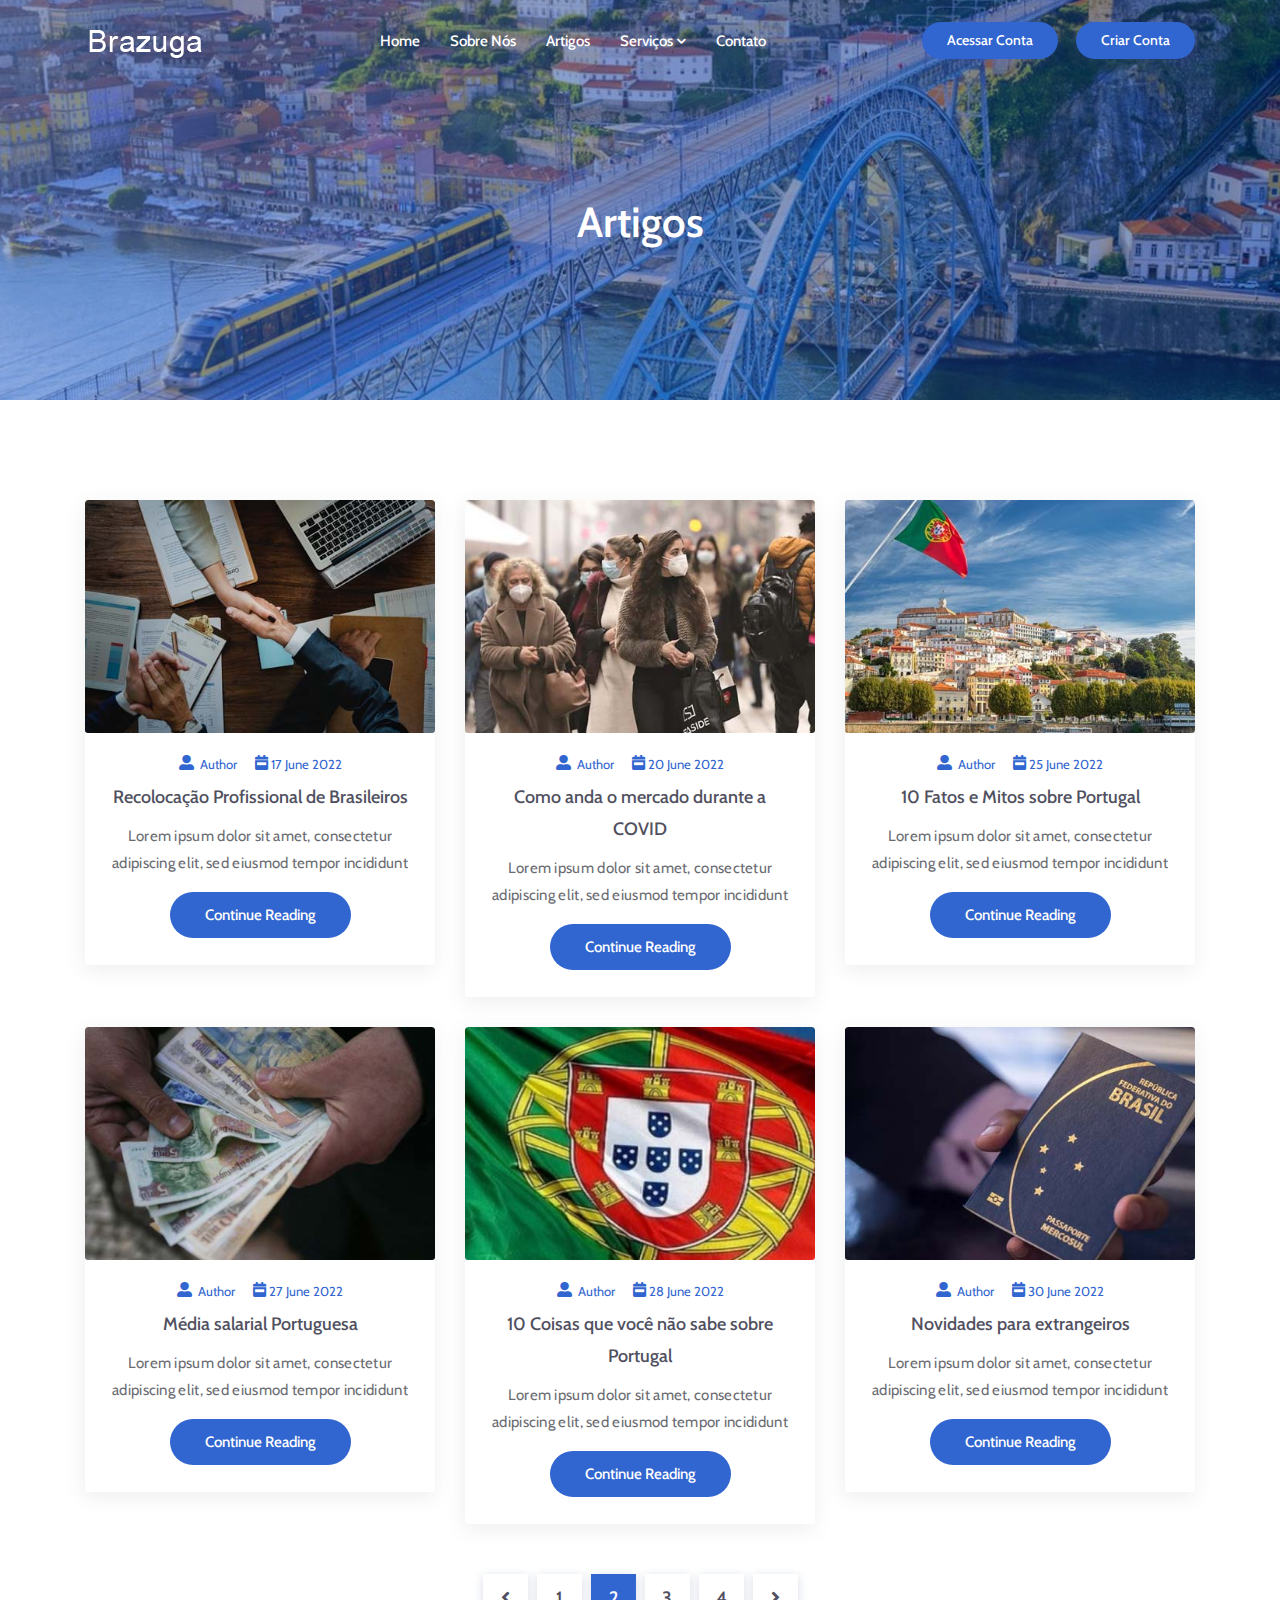
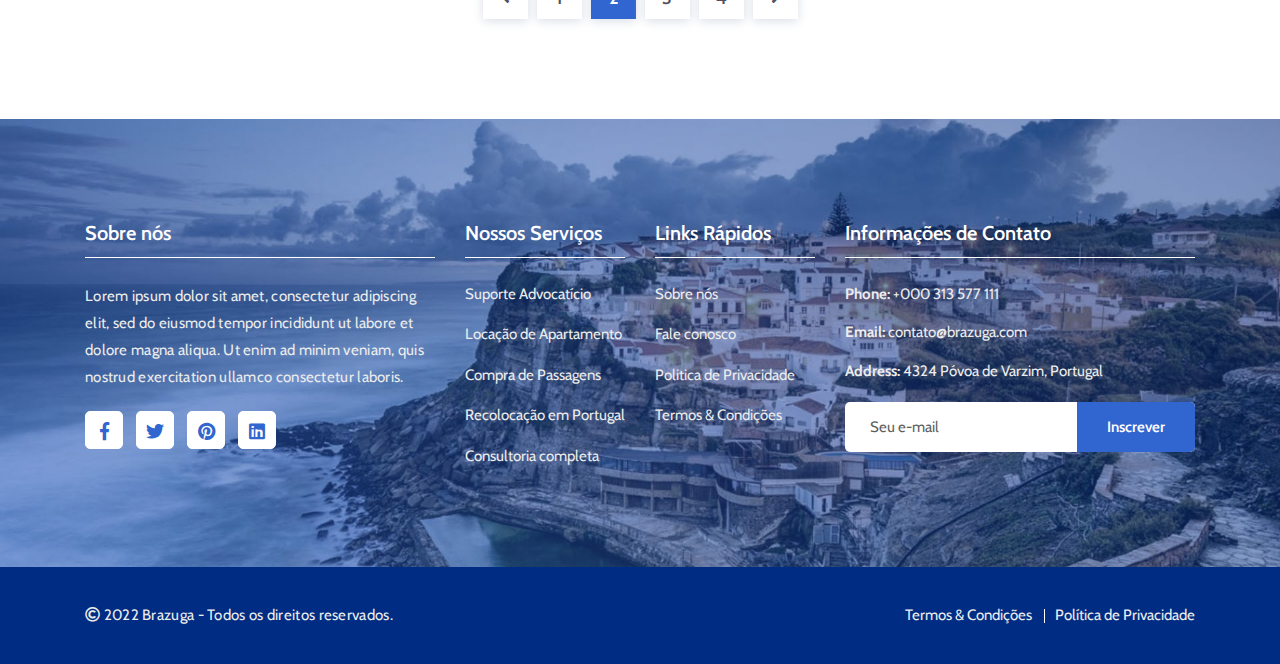
<file: blog-1.html>
<!doctype html>
<html lang="zxx">

<head>
	<!-- Required meta tags -->
	<meta charset="utf-8">
	<meta name="viewport" content="width=device-width, initial-scale=1, shrink-to-fit=no">
	<!-- Title -->
	<title>Brazuga - Serviço de suporte a imigração</title>
	<!-- Google Fonts -->
	<link href="https://fonts.googleapis.com/css2?family=Cabin:wght@400;500;600;700&display=swap" rel="stylesheet">
	<!-- Favicon -->
	<link rel="icon" type="image/png" href="assets/img/favicon.png">
	<!-- Bootstrap Min CSS -->
	<link rel="stylesheet" href="assets/css/bootstrap.min.css">
	<!-- Animate Min CSS -->
	<link rel="stylesheet" href="assets/css/animate.min.css">
	<!-- FlatIcon CSS -->
	<link rel="stylesheet" href="assets/css/pe-icon-7-stroke.css">
	<!-- Font Awesome Min CSS -->
	<link rel="stylesheet" href="assets/css/fontawesome.min.css">
	<!-- Mran Menu CSS -->
	<link rel="stylesheet" href="assets/css/meanmenu.css">
	<!-- Owl Carousel Min CSS -->
	<link rel="stylesheet" href="assets/css/owl.carousel.min.css">
	<!-- Style CSS -->
	<link rel="stylesheet" href="assets/css/style.css">
	<!-- Responsive CSS -->
	<link rel="stylesheet" href="assets/css/responsive.css">
</head>

<body>

	<!-- Start Preloader Area -->
	<div class="preloader">
		<div class="d-table">
			<div class="d-table-cell">
			<div class="lds-spinner">
				<div></div><div></div><div></div>
				<div></div><div></div><div></div>
				<div></div><div></div><div></div>
				<div></div><div></div><div></div>
			</div>
			</div>
		</div>
	</div>
	<!-- End Preloader Area -->
	
	<!-- Start Navbar Area -->
	<div class="navbar-area">
		<div class="techmax-responsive-nav">
			<div class="container">
				<div class="techmax-responsive-menu">
					<div class="logo">
						<a href="index.html">
							<img src="assets/img/logo.png" class="white-logo" alt="logo">
							<img src="assets/img/logo-black.png" class="black-logo" alt="logo">
						</a>
					</div>
				</div>
			</div>
		</div>
		<div class="techmax-nav">
			<div class="container">
				<nav class="navbar navbar-expand-md navbar-light">
					<a class="navbar-brand" href="index.html">
						<img src="assets/img/logo.png" class="white-logo" alt="logo">
						<img src="assets/img/logo-black.png" class="black-logo" alt="logo">
					</a>
					<div class="collapse navbar-collapse mean-menu" id="navbarSupportedContent">
						<ul class="navbar-nav">
							<li class="nav-item"> 
								<a href="index.html" class="nav-link">Home</a>
							</li>
							<li class="nav-item">
								<a href="about.html" class="nav-link">Sobre nós</a>
							</li>
							<li class="nav-item">
								<a href="blog-1.html" class="nav-link active">Artigos</a>
							</li>
							<li class="nav-item">
								<a href="services.html" class="nav-link">Serviços <i class="fas fa-chevron-down"></i></a>
								<ul class="dropdown-menu">
									<li class="nav-item"> 
										<a href="single-services.html" class="nav-link">Emissão de NIF</a>
									</li>
									<li class="nav-item"> 
										<a href="single-services.html" class="nav-link">Emissão de NIS</a>
									</li>
									<li class="nav-item"> 
										<a href="single-services.html" class="nav-link">Locação de Apartamento</a>
									</li>
									<li class="nav-item"> 
										<a href="single-services.html" class="nav-link">Compra de Passagens</a>
									</li>
									<li class="nav-item"> 
										<a href="single-services.html" class="nav-link">Recolocação em Portugal</a>
									</li>
									<li class="nav-item"> 
										<a href="single-services.html" class="nav-link">Consultoria completa</a>
									</li>
								</ul>
							</li>
							<li class="nav-item"> 
								<!-- <a href="#" class="nav-link">Pages <i class="fas fa-chevron-down"></i></a> -->
								<ul class="dropdown-menu">
									<li class="nav-item">
										<a href="projects.html" class="nav-link">Projects</a>
									</li>
									<li class="nav-item">
										<a href="single-projects.html" class="nav-link">Projects Details</a>
									</li>
									<li class="nav-item">
										<a href="pricing.html" class="nav-link">Pricing</a>
									</li>
									<li class="nav-item">
										<a href="faq.html" class="nav-link">FAQ</a>
									</li>
									<li class="nav-item">
										<a href="coming-soon.html" class="nav-link">Coming Soon</a>
									</li>
									<li class="nav-item">
										<a href="terms-condition.html" class="nav-link">Terms & Conditions</a>
									</li>
									<li class="nav-item">
										<a href="privacy-policy.html" class="nav-link">Privacy Policy</a>
									</li>
								</ul>
							</li>
							<li class="nav-item">
								<a href="contact.html" class="nav-link">Contato</a>
							</li>
						</ul>
						<div class="other-option">
							<a class="default-btn nav-btn-1" href="#0">Acessar Conta<span></span></a>
							<a class="default-btn" href="#0">Criar Conta <span></span></a>
						</div>
					</div>
				</nav>
			</div>
		</div>
	</div>
	<!-- End Navbar Area -->
	
	<!-- Start Page Title Area -->
	<div class="page-title-area item-bg3">
		<div class="d-table">
			<div class="d-table-cell">
				<div class="container">
					<div class="page-title-content">
						<h2>Artigos</h2>
					</div>
				</div>
			</div>
		</div>
	</div>
	<!-- End Page Title Area -->
	
	<!-- Start Blog Section -->
	<section class="blog-section section-padding">
		<div class="container">
			<div class="row">
				<div class="col-lg-4 col-md-6">
					<div class="blog-item">
						<div class="blog-image">
							<a href="single-blog.html">
								<img src="assets/img/blog/blog-1.jpg" alt="image">
							</a>
						</div>
						<div class="single-blog-item">
							<ul class="blog-list">
								<li>
									<a href="#"> <i class="fa fa-user-alt"></i> Author</a>
								</li>
								<li>
									<a href="#"> <i class="fas fa-calendar-week"></i>17 June 2022</a>
								</li>
							</ul>
							<div class="blog-content">
								<h3>
                                    <a href="single-blog.html">
										Recolocação Profissional de Brasileiros
                                    </a>
                                </h3>
								<p>Lorem ipsum dolor sit amet, consectetur adipiscing elit, sed eiusmod tempor incididunt</p>
								<div class="blog-btn"><a href="single-blog.html" class="default-btn blog-btn-one">Continue Reading <span></span></a></div>
							</div>
						</div>
					</div>
				</div>
				<div class="col-lg-4 col-md-6">
					<div class="blog-item">
						<div class="blog-image">
							<a href="single-blog.html">
								<img src="assets/img/blog/blog-2.jpg" alt="image">
							</a>
						</div>
						<div class="single-blog-item">
							<ul class="blog-list">
								<li>
									<a href="#"> <i class="fa fa-user-alt"></i> Author</a>
								</li>
								<li>
									<a href="#"> <i class="fas fa-calendar-week"></i>20 June 2022</a>
								</li>
							</ul>
							<div class="blog-content">
								<h3>
									<a href="single-blog.html">
										Como anda o mercado durante a COVID
                                    </a>
								</h3>
								<p>Lorem ipsum dolor sit amet, consectetur adipiscing elit, sed eiusmod tempor incididunt</p>
								<div class="blog-btn"><a href="single-blog.html" class="default-btn blog-btn-one">Continue Reading <span></span></a></div>
							</div>
						</div>
					</div>
				</div>
				<div class="col-lg-4 col-md-6">
					<div class="blog-item">
						<div class="blog-image">
							<a href="single-blog.html">
								<img src="assets/img/blog/blog-3.jpg" alt="image">
							</a>
						</div>
						<div class="single-blog-item">
							<ul class="blog-list">
								<li>
									<a href="#"> <i class="fa fa-user-alt"></i> Author</a>
								</li>
								<li>
									<a href="#"> <i class="fas fa-calendar-week"></i>25 June 2022</a>
								</li>
							</ul>
							<div class="blog-content">
								<h3>
                                    <a href="single-blog.html">
										10 Fatos e Mitos sobre Portugal
                                    </a>
                                </h3>
								<p>Lorem ipsum dolor sit amet, consectetur adipiscing elit, sed eiusmod tempor incididunt</p>
								<div class="blog-btn"><a href="single-blog.html" class="default-btn blog-btn-one">Continue Reading <span></span></a></div>
							</div>
						</div>
					</div>
				</div>
				<div class="col-lg-4 col-md-6">
					<div class="blog-item">
						<div class="blog-image">
							<a href="single-blog.html">
								<img src="assets/img/blog/blog-4.jpg" alt="image">
							</a>
						</div>
						<div class="single-blog-item">
							<ul class="blog-list">
								<li>
									<a href="#"> <i class="fa fa-user-alt"></i> Author</a>
								</li>
								<li>
									<a href="#"> <i class="fas fa-calendar-week"></i>27 June 2022</a>
								</li>
							</ul>
							<div class="blog-content">
								<h3>
                                    <a href="single-blog.html">
										Média salarial Portuguesa
                                    </a>
                                </h3>
								<p>Lorem ipsum dolor sit amet, consectetur adipiscing elit, sed eiusmod tempor incididunt</p>
								<div class="blog-btn"><a href="single-blog.html" class="default-btn blog-btn-one">Continue Reading <span></span></a></div>
							</div>
						</div>
					</div>
				</div>
				<div class="col-lg-4 col-md-6">
					<div class="blog-item">
						<div class="blog-image">
							<a href="single-blog.html">
								<img src="assets/img/blog/blog-5.jpg" alt="image">
							</a>
						</div>
						<div class="single-blog-item">
							<ul class="blog-list">
								<li>
									<a href="#"> <i class="fa fa-user-alt"></i> Author</a>
								</li>
								<li>
									<a href="#"> <i class="fas fa-calendar-week"></i>28 June 2022</a>
								</li>
							</ul>
							<div class="blog-content">
								<h3>
									<a href="single-blog.html">
                                       10 Coisas que você não sabe sobre Portugal
                                    </a>
								</h3>
								<p>Lorem ipsum dolor sit amet, consectetur adipiscing elit, sed eiusmod tempor incididunt</p>
								<div class="blog-btn"><a href="single-blog.html" class="default-btn blog-btn-one">Continue Reading <span></span></a></div>
							</div>
						</div>
					</div>
				</div>
				<div class="col-lg-4 col-md-6">
					<div class="blog-item">
						<div class="blog-image">
							<a href="single-blog.html">
								<img src="assets/img/blog/blog-6.jpg" alt="image">
							</a>
						</div>
						<div class="single-blog-item">
							<ul class="blog-list">
								<li>
									<a href="#"> <i class="fa fa-user-alt"></i> Author</a>
								</li>
								<li>
									<a href="#"> <i class="fas fa-calendar-week"></i>30 June 2022</a>
								</li>
							</ul>
							<div class="blog-content">
								<h3>
                                    <a href="single-blog.html">
										Novidades para extrangeiros
                                    </a>
                                </h3>
								<p>Lorem ipsum dolor sit amet, consectetur adipiscing elit, sed eiusmod tempor incididunt</p>
								<div class="blog-btn"><a href="single-blog.html" class="default-btn blog-btn-one">Continue Reading <span></span></a></div>
							</div>
						</div>
					</div>
				</div>
				<div class="col-lg-12 col-md-12">
					<div class="pagination-area"> <a href="#" class="prev page-numbers"><i class="fas fa-angle-left"></i></a>
						<a href="#" class="page-numbers">1</a>
						<span class="page-numbers current" aria-current="page">2</span>
						<a href="#" class="page-numbers">3</a>
						<a href="#" class="page-numbers">4</a>
						<a href="#" class="next page-numbers"><i class="fas fa-angle-right"></i></a>
					</div>
				</div>
			</div>
		</div>
	</section>
	<!-- End Blog Section -->
	
	<!-- Start Footer Section -->
	<section class="footer-area section-padding">
		<div class="container">
			<div class="row">
				<div class="col-lg-4 col-md-6 col-sm-6">
					<div class="single-footer-widget">
						<div class="footer-heading">
							<h3>Sobre nós</h3>
						</div>
						<p>Lorem ipsum dolor sit amet, consectetur adipiscing elit, sed do eiusmod tempor incididunt ut labore et dolore magna aliqua. Ut enim ad minim veniam, quis nostrud exercitation ullamco consectetur laboris.</p>
						<ul class="footer-social">
							<li>
								<a href="#"> <i class="fab fa-facebook-f"></i>
								</a>
							</li>
							<li>
								<a href="#"> <i class="fab fa-twitter"></i>
								</a>
							</li>
							<li>
								<a href="#"> <i class="fab fa-pinterest"></i>
								</a>
							</li>
							<li>
								<a href="#"> <i class="fab fa-linkedin"></i>
								</a>
							</li>
						</ul>
					</div>
				</div>
				<div class="col-lg-2 col-md-6 col-sm-6">
					<div class="single-footer-widget">
						<div class="footer-heading">
							<h3>Nossos Serviços</h3>
						</div>

						
						
						
						
						

						<ul class="footer-quick-links">
							<li> <a href="#">Suporte Advocatício</a></li>
							<li> <a href="#">Locação de Apartamento</a></li>
							<li> <a href="#">Compra de Passagens</a></li>
							<li> <a href="#">Recolocação em Portugal</a></li>
							<li> <a href="#">Consultoria completa</a></li>
						</ul>
					</div>
				</div>
				<div class="col-lg-2 col-md-6 col-sm-6">
					<div class="single-footer-widget">
						<div class="footer-heading">
							<h3>Links Rápidos</h3>
						</div>
						<ul class="footer-quick-links">
							<li><a href="about.html">Sobre nós</a></li>
							<li><a href="contact.html">Fale conosco</a></li>
							<li><a href="privacy-policy.html">Politica de Privacidade</a></li>
							<li><a href="terms-condition.html">Termos & Condições</a></li>
						</ul>
					</div>
				</div>
				<div class="col-lg-4 col-md-6 col-sm-6">
					<div class="single-footer-widget">
						<div class="footer-heading">
							<h3>Informações de Contato</h3>
						</div>
						<div class="footer-info-contact">
							<span><strong>Phone:</strong> <a href="tel:0802235678">+000 313 577 111</a></span>
						</div>
						<div class="footer-info-contact">
							<span><strong>Email:</strong> <a href="mailto:demo@example.com">contato@brazuga.com</a></span>
						</div>
						<div class="footer-info-contact">
							<span><strong>Address:</strong> 4324 Póvoa de Varzim, Portugal</span>
						</div>
						<!-- Start Subscribe Area -->
						<form class="newsletter-form">
							<input type="email" class="input-newsletter" placeholder="Seu e-mail" name="EMAIL" required autocomplete="off">
							<button class="default-btn" type="submit">Inscrever <span></span></button>
						</form>
						<!-- End Subscribe Area -->
					</div>
				</div>
			</div>
		</div>
	</section>
	<!-- End Footer Section -->
	
	<!-- Start Copy Right Section -->
	<div class="copyright-area">
		<div class="container">
			<div class="row align-items-center">
				<div class="col-lg-6 col-md-6">
					<p> <i class="far fa-copyright"></i> 2022 Brazuga - Todos os direitos reservados.</p>
				</div>
				<div class="col-lg-6 col-md-6">
					<ul>
						<li> <a href="terms-condition.html">Termos & Condições</a>
						</li>
						<li> <a href="privacy-policy.html">Política de Privacidade</a>
						</li>
					</ul>
				</div>
			</div>
		</div>
	</div>
	<!-- End Copy Right Section -->
	
	<!-- Start Go Top Section -->
	<div class="go-top">
		<i class="fas fa-chevron-up"></i>
		<i class="fas fa-chevron-up"></i>
	</div>
	<!-- End Go Top Section -->
	
	<!-- jQuery Min JS -->
	<script src="assets/js/jquery.min.js"></script>
	<!-- Bootstrap Min JS -->
	<script src="assets/js/bootstrap.min.js"></script>
	<!-- MeanMenu JS  -->
	<script src="assets/js/jquery.meanmenu.js"></script>
	<!-- Appear Min JS -->
	<script src="assets/js/jquery.appear.min.js"></script>
	<!-- CounterUp Min JS -->
	<script src="assets/js/jquery.waypoints.min.js"></script>
	<script src="assets/js/jquery.counterup.min.js"></script>
	<!-- Owl Carousel Min JS -->
	<script src="assets/js/owl.carousel.min.js"></script>
	<!-- WOW Min JS -->
	<script src="assets/js/wow.min.js"></script>
	<!-- Main JS -->
	<script src="assets/js/main.js"></script>
	
</body>

</html>
</file>
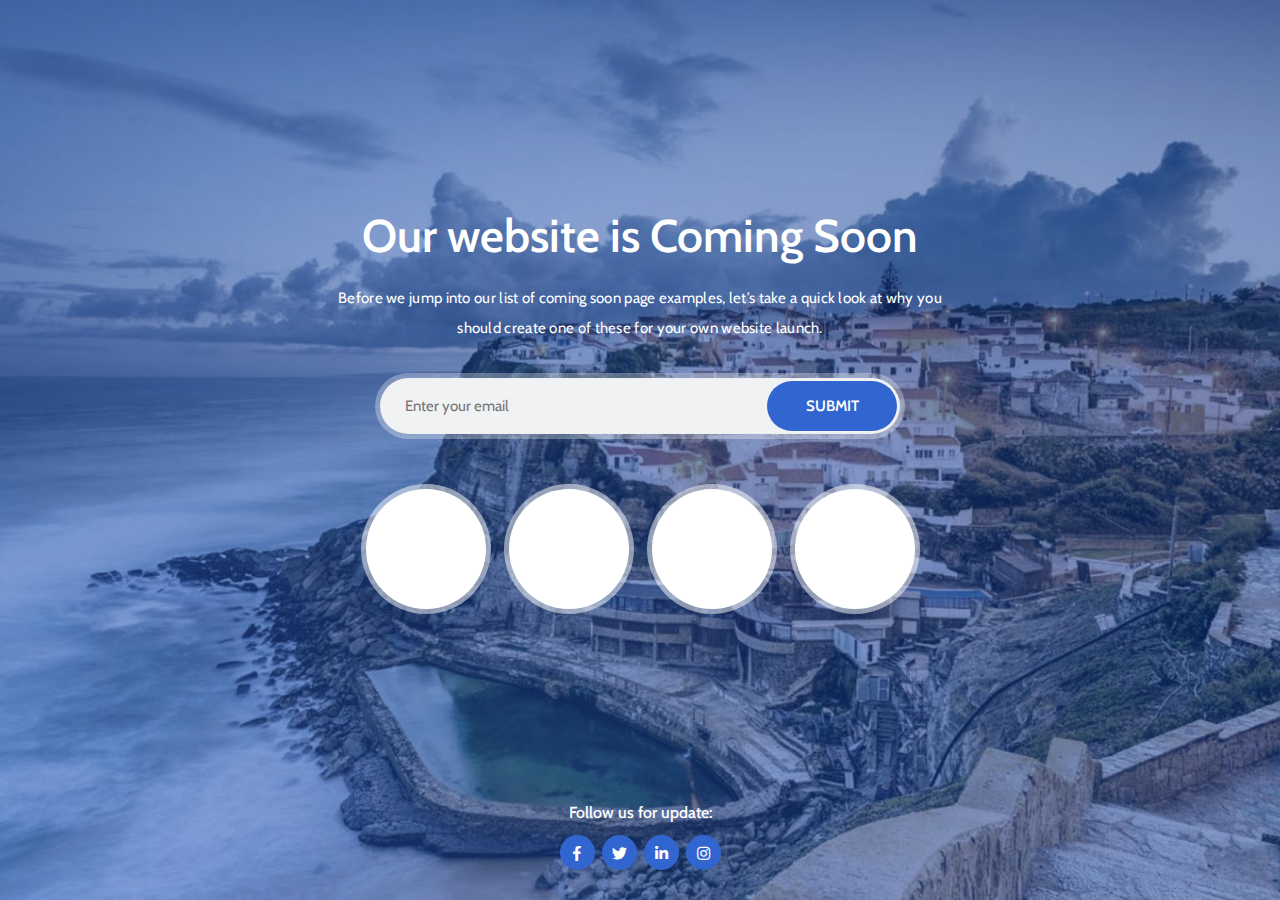
<file: coming-soon.html>
<!doctype html>
<html lang="zxx">

<head>
	<!-- Required meta tags -->
	<meta charset="utf-8">
	<meta name="viewport" content="width=device-width, initial-scale=1, shrink-to-fit=no">
	<!-- Title -->
	<title>Techmax - IT Solutions and Technology Website Template</title>
	<!-- Google Fonts -->
	<link href="https://fonts.googleapis.com/css2?family=Cabin:wght@400;500;600;700&display=swap" rel="stylesheet">
	<!-- Favicon -->
	<link rel="icon" type="image/png" href="assets/img/favicon.png">
	<!-- Bootstrap Min CSS -->
	<link rel="stylesheet" href="assets/css/bootstrap.min.css">
	<!-- Animate Min CSS -->
	<link rel="stylesheet" href="assets/css/animate.min.css">
	<!-- FlatIcon CSS -->
	<link rel="stylesheet" href="assets/css/pe-icon-7-stroke.css">
	<!-- Font Awesome Min CSS -->
	<link rel="stylesheet" href="assets/css/fontawesome.min.css">
	<!-- Mran Menu CSS -->
	<link rel="stylesheet" href="assets/css/meanmenu.css">
	<!-- Owl Carousel Min CSS -->
	<link rel="stylesheet" href="assets/css/owl.carousel.min.css">
	<!-- Style CSS -->
	<link rel="stylesheet" href="assets/css/style.css">
	<!-- Responsive CSS -->
	<link rel="stylesheet" href="assets/css/responsive.css">
</head>

<body>

	<!-- Start Preloader Area -->
	<div class="preloader">
		<div class="d-table">
			<div class="d-table-cell">
			<div class="lds-spinner">
				<div></div><div></div><div></div>
				<div></div><div></div><div></div>
				<div></div><div></div><div></div>
				<div></div><div></div><div></div>
			</div>
			</div>
		</div>
	</div>
	<!-- End Preloader Area -->
	
	<!-- Start Coming Soon Area -->
	<section class="coming-soon-area">
		<div class="d-table">
			<div class="d-table-cell">
				<div class="container">
					<div class="coming-soon-content">
						<h1>Our website is Coming Soon</h1>
						<p>Before we jump into our list of coming soon page examples, let’s take a quick look at why you should create one of these for your own website launch.</p>
						<form>
							<input type="email" name="email" id="email" class="email-input" placeholder="Enter your email">
							<button type="submit" class="submit-btn">Submit</button>
						</form>
						<div id="timer">
							<div id="days"></div>
							<div id="hours"></div>
							<div id="minutes"></div>
							<div id="seconds"></div>
						</div>
					</div>
				</div>
			</div>
		</div>
		<ul class="social-list">
			<li class="list-heading">Follow us for update:</li>
			<li><a href="#" class="facebook"><i class="fab fa-facebook-f"></i></a>
			</li>
			<li><a href="#" class="twitter"><i class="fab fa-twitter"></i></a>
			</li>
			<li><a href="#" class="linkedin"><i class="fab fa-linkedin-in"></i></a>
			</li>
			<li><a href="#" class="instagram"><i class="fab fa-instagram"></i></a>
			</li>
		</ul>
	</section>
	<!-- End Coming Soon Area -->
	
	<!-- jQuery Min JS -->
	<script src="assets/js/jquery.min.js"></script>
	<!-- Bootstrap Min JS -->
	<script src="assets/js/bootstrap.min.js"></script>
	<!-- MeanMenu JS  -->
	<script src="assets/js/jquery.meanmenu.js"></script>
	<!-- Appear Min JS -->
	<script src="assets/js/jquery.appear.min.js"></script>
	<!-- CounterUp Min JS -->
	<script src="assets/js/jquery.waypoints.min.js"></script>
	<script src="assets/js/jquery.counterup.min.js"></script>
	<!-- Owl Carousel Min JS -->
	<script src="assets/js/owl.carousel.min.js"></script>
	<!-- WOW Min JS -->
	<script src="assets/js/wow.min.js"></script>
	<!-- Main JS -->
	<script src="assets/js/main.js"></script>
	
</body>

</html>
</file>
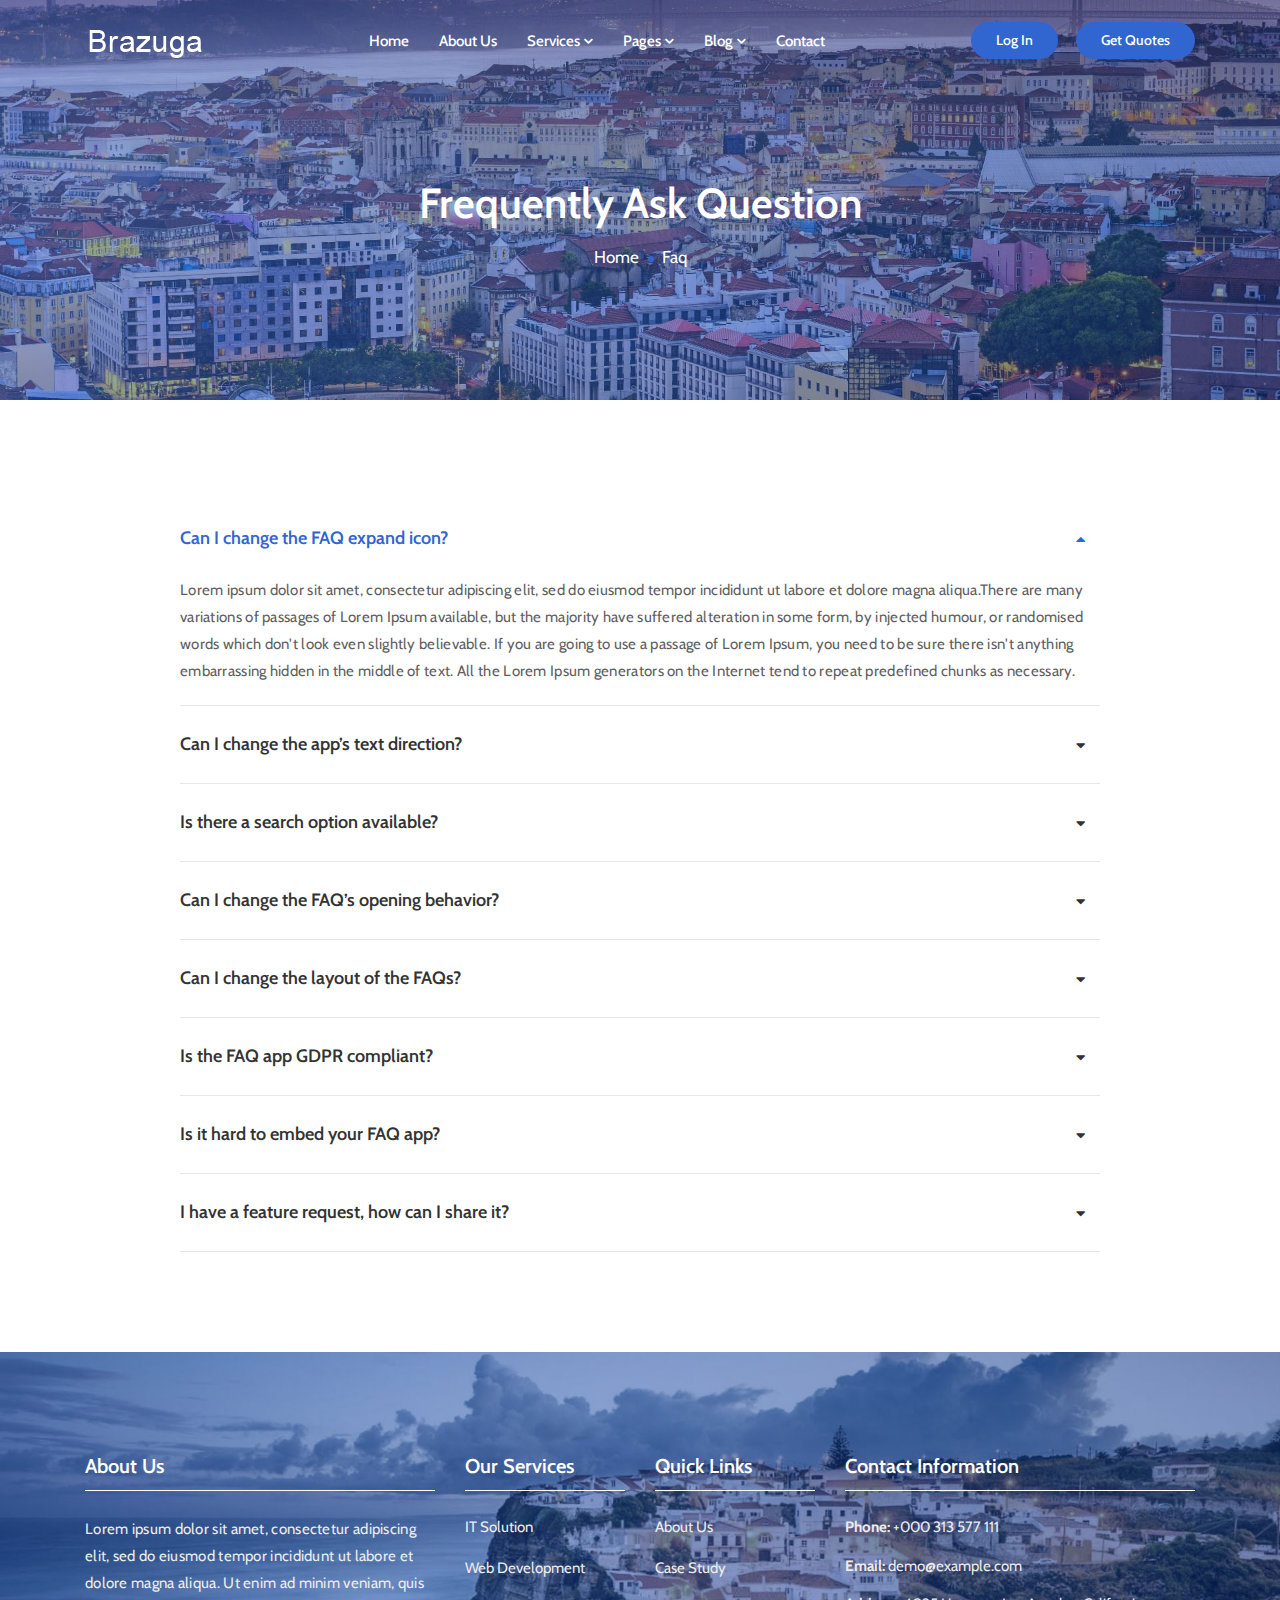
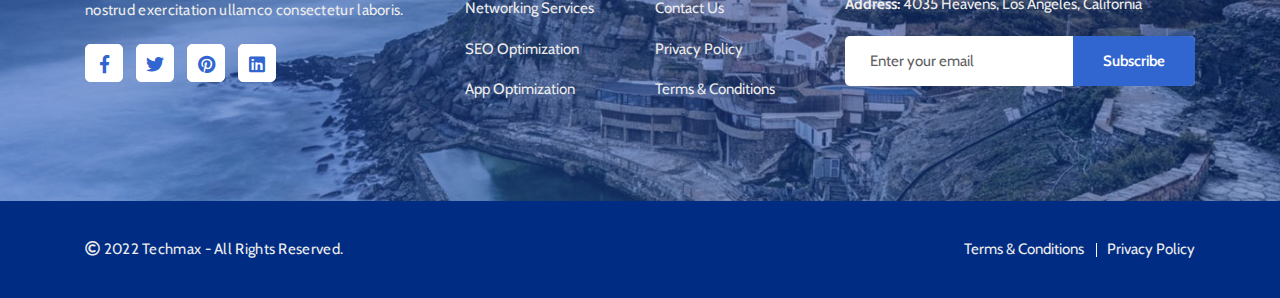
<file: faq.html>
<!doctype html>
<html lang="zxx">

<head>
	<!-- Required meta tags -->
	<meta charset="utf-8">
	<meta name="viewport" content="width=device-width, initial-scale=1, shrink-to-fit=no">
	<!-- Title -->
	<title>Techmax - IT Solutions and Technology Website Template</title>
	<!-- Google Fonts -->
	<link href="https://fonts.googleapis.com/css2?family=Cabin:wght@400;500;600;700&display=swap" rel="stylesheet">
	<!-- Favicon -->
	<link rel="icon" type="image/png" href="assets/img/favicon.png">
	<!-- Bootstrap Min CSS -->
	<link rel="stylesheet" href="assets/css/bootstrap.min.css">
	<!-- Animate Min CSS -->
	<link rel="stylesheet" href="assets/css/animate.min.css">
	<!-- FlatIcon CSS -->
	<link rel="stylesheet" href="assets/css/pe-icon-7-stroke.css">
	<!-- Font Awesome Min CSS -->
	<link rel="stylesheet" href="assets/css/fontawesome.min.css">
	<!-- Mran Menu CSS -->
	<link rel="stylesheet" href="assets/css/meanmenu.css">
	<!-- Owl Carousel Min CSS -->
	<link rel="stylesheet" href="assets/css/owl.carousel.min.css">
	<!-- Style CSS -->
	<link rel="stylesheet" href="assets/css/style.css">
	<!-- Responsive CSS -->
	<link rel="stylesheet" href="assets/css/responsive.css">
</head>

<body>

	<!-- Start Preloader Area -->
	<div class="preloader">
		<div class="d-table">
			<div class="d-table-cell">
			<div class="lds-spinner">
				<div></div><div></div><div></div>
				<div></div><div></div><div></div>
				<div></div><div></div><div></div>
				<div></div><div></div><div></div>
			</div>
			</div>
		</div>
	</div>
	<!-- End Preloader Area -->
	
	<!-- Start Navbar Area -->
	<div class="navbar-area">
		<div class="techmax-responsive-nav">
			<div class="container">
				<div class="techmax-responsive-menu">
					<div class="logo">
						<a href="index.html">
							<img src="assets/img/logo.png" class="white-logo" alt="logo">
							<img src="assets/img/logo-black.png" class="black-logo" alt="logo">
						</a>
					</div>
				</div>
			</div>
		</div>
		<div class="techmax-nav">
			<div class="container">
				<nav class="navbar navbar-expand-md navbar-light">
					<a class="navbar-brand" href="index.html">
						<img src="assets/img/logo.png" class="white-logo" alt="logo">
						<img src="assets/img/logo-black.png" class="black-logo" alt="logo">
					</a>
					<div class="collapse navbar-collapse mean-menu" id="navbarSupportedContent">
						<ul class="navbar-nav">
							<li class="nav-item"> 
								<a href="index.html" class="nav-link">Home</a>
							</li>
							<li class="nav-item">
								<a href="about.html" class="nav-link">About Us</a>
							</li>
							<li class="nav-item">
								<a href="#" class="nav-link">Services <i class="fas fa-chevron-down"></i></a>
								<ul class="dropdown-menu">
									<li class="nav-item"> 
										<a href="services.html" class="nav-link">Services</a>
									</li>
									<li class="nav-item"> 
										<a href="single-services.html" class="nav-link">Services Details</a>
									</li>
								</ul>
							</li>
							<li class="nav-item"> 
								<a href="#" class="nav-link">Pages <i class="fas fa-chevron-down"></i></a>
								<ul class="dropdown-menu">
									<li class="nav-item">
										<a href="projects.html" class="nav-link">Projects</a>
									</li>
									<li class="nav-item">
										<a href="single-projects.html" class="nav-link">Projects Details</a>
									</li>
									<li class="nav-item">
										<a href="pricing.html" class="nav-link">Pricing</a>
									</li>
									<li class="nav-item">
										<a href="faq.html" class="nav-link">FAQ</a>
									</li>
									<li class="nav-item">
										<a href="coming-soon.html" class="nav-link">Coming Soon</a>
									</li>
									<li class="nav-item">
										<a href="terms-condition.html" class="nav-link">Terms & Conditions</a>
									</li>
									<li class="nav-item">
										<a href="privacy-policy.html" class="nav-link">Privacy Policy</a>
									</li>
								</ul>
							</li>
							<li class="nav-item">
								<a href="#" class="nav-link">Blog <i class="fas fa-chevron-down"></i></a>
								<ul class="dropdown-menu">
									<li class="nav-item">
										<a href="blog-1.html" class="nav-link">Blog Grid</a>
									</li>
									<li class="nav-item">
										<a href="single-blog.html" class="nav-link">Blog Details</a>
									</li>
								</ul>
							</li>
							<li class="nav-item">
								<a href="contact.html" class="nav-link">Contact</a>
							</li>
						</ul>
						<div class="other-option">
							<a class="default-btn nav-btn-1" href="#0">Log In <span></span></a>
							<a class="default-btn" href="#0">Get Quotes <span></span></a>
						</div>
					</div>
				</nav>
			</div>
		</div>
	</div>
	<!-- End Navbar Area -->
	
	<!-- Start Page Title Area -->
	<div class="page-title-area item-bg2">
		<div class="d-table">
			<div class="d-table-cell">
				<div class="container">
					<div class="page-title-content">
						<h2>Frequently Ask Question</h2>
						<ul>
							<li><a href="index.html">Home</a>
							</li>
							<li>Faq</li>
						</ul>
					</div>
				</div>
			</div>
		</div>
	</div>
	<!-- End Page Title Area -->
	
	<!-- Start Faq Section -->
	<section class="faq-section section-padding">
		<div class="container">
			<div class="row">
				<div class="col-lg-10 offset-lg-1">
					<div class="faq-accordion">
						<ul class="accordion">
							<li class="accordion-item">
								<a class="accordion-title active" href="javascript:void(0)"> <i class="fa fa-caret-down"></i>
								Can I change the FAQ expand icon?</a>
								<p class="accordion-content show">Lorem ipsum dolor sit amet, consectetur adipiscing elit, sed do eiusmod tempor incididunt ut labore et dolore magna aliqua.There are many variations of passages of Lorem Ipsum available, but the majority have suffered alteration in some form, by injected humour, or randomised words which don't look even slightly believable. If you are going to use a passage of Lorem Ipsum, you need to be sure there isn't anything embarrassing hidden in the middle of text. All the Lorem Ipsum generators on the Internet tend to repeat predefined chunks as necessary.</p>
							</li>
							<li class="accordion-item">
								<a class="accordion-title" href="javascript:void(0)"> <i class="fa fa-caret-down"></i>
								Can I change the app’s text direction?</a>
								<p class="accordion-content">Lorem ipsum dolor sit amet, consectetur adipiscing elit, sed do eiusmod tempor incididunt ut labore et dolore magna aliqua.There are many variations of passages of Lorem Ipsum available, but the majority have suffered alteration in some form, by injected humour, or randomised words which don't look even slightly believable. If you are going to use a passage of Lorem Ipsum, you need to be sure there isn't anything embarrassing hidden in the middle of text. All the Lorem Ipsum generators on the Internet tend to repeat predefined chunks as necessary.</p>
							</li>
							<li class="accordion-item">
								<a class="accordion-title" href="javascript:void(0)"> <i class="fa fa-caret-down"></i> 
								Is there a search option available?</a>
								<p class="accordion-content">Lorem ipsum dolor sit amet, consectetur adipiscing elit, sed do eiusmod tempor incididunt ut labore et dolore magna aliqua.There are many variations of passages of Lorem Ipsum available, but the majority have suffered alteration in some form, by injected humour, or randomised words which don't look even slightly believable. If you are going to use a passage of Lorem Ipsum, you need to be sure there isn't anything embarrassing hidden in the middle of text. All the Lorem Ipsum generators on the Internet tend to repeat predefined chunks as necessary.</p>
							</li>
							<li class="accordion-item">
								<a class="accordion-title" href="javascript:void(0)"> <i class="fa fa-caret-down"></i> 
								Can I change the FAQ’s opening behavior?</a>
								<p class="accordion-content">Lorem ipsum dolor sit amet, consectetur adipiscing elit, sed do eiusmod tempor incididunt ut labore et dolore magna aliqua.There are many variations of passages of Lorem Ipsum available, but the majority have suffered alteration in some form, by injected humour, or randomised words which don't look even slightly believable. If you are going to use a passage of Lorem Ipsum, you need to be sure there isn't anything embarrassing hidden in the middle of text. All the Lorem Ipsum generators on the Internet tend to repeat predefined chunks as necessary.</p>
							</li>
							<li class="accordion-item">
								<a class="accordion-title" href="javascript:void(0)"> <i class="fa fa-caret-down"></i> 
								Can I change the layout of the FAQs?</a>
								<p class="accordion-content">Lorem ipsum dolor sit amet, consectetur adipiscing elit, sed do eiusmod tempor incididunt ut labore et dolore magna aliqua.There are many variations of passages of Lorem Ipsum available, but the majority have suffered alteration in some form, by injected humour, or randomised words which don't look even slightly believable. If you are going to use a passage of Lorem Ipsum, you need to be sure there isn't anything embarrassing hidden in the middle of text. All the Lorem Ipsum generators on the Internet tend to repeat predefined chunks as necessary.</p>
							</li>
							<li class="accordion-item">
								<a class="accordion-title" href="javascript:void(0)"> <i class="fa fa-caret-down"></i> 
								Is the FAQ app GDPR compliant?</a>
								<p class="accordion-content">Lorem ipsum dolor sit amet, consectetur adipiscing elit, sed do eiusmod tempor incididunt ut labore et dolore magna aliqua.There are many variations of passages of Lorem Ipsum available, but the majority have suffered alteration in some form, by injected humour, or randomised words which don't look even slightly believable. If you are going to use a passage of Lorem Ipsum, you need to be sure there isn't anything embarrassing hidden in the middle of text. All the Lorem Ipsum generators on the Internet tend to repeat predefined chunks as necessary.</p>
							</li>
							<li class="accordion-item">
								<a class="accordion-title" href="javascript:void(0)"> <i class="fa fa-caret-down"></i> 
								Is it hard to embed your FAQ app?</a>
								<p class="accordion-content">Lorem ipsum dolor sit amet, consectetur adipiscing elit, sed do eiusmod tempor incididunt ut labore et dolore magna aliqua.There are many variations of passages of Lorem Ipsum available, but the majority have suffered alteration in some form, by injected humour, or randomised words which don't look even slightly believable. If you are going to use a passage of Lorem Ipsum, you need to be sure there isn't anything embarrassing hidden in the middle of text. All the Lorem Ipsum generators on the Internet tend to repeat predefined chunks as necessary.</p>
							</li>
							<li class="accordion-item">
								<a class="accordion-title" href="javascript:void(0)"> <i class="fa fa-caret-down"></i> 
								I have a feature request, how can I share it?</a>
								<p class="accordion-content">Lorem ipsum dolor sit amet, consectetur adipiscing elit, sed do eiusmod tempor incididunt ut labore et dolore magna aliqua.There are many variations of passages of Lorem Ipsum available, but the majority have suffered alteration in some form, by injected humour, or randomised words which don't look even slightly believable. If you are going to use a passage of Lorem Ipsum, you need to be sure there isn't anything embarrassing hidden in the middle of text. All the Lorem Ipsum generators on the Internet tend to repeat predefined chunks as necessary.</p>
							</li>
						</ul>
					</div>
				</div>
			</div>
		</div>
	</section>
	<!-- End Faq Section -->
	<!-- Start Footer Section -->
	<section class="footer-area section-padding">
		<div class="container">
			<div class="row">
				<div class="col-lg-4 col-md-6 col-sm-6">
					<div class="single-footer-widget">
						<div class="footer-heading">
							<h3>About Us</h3>
						</div>
						<p>Lorem ipsum dolor sit amet, consectetur adipiscing elit, sed do eiusmod tempor incididunt ut labore et dolore magna aliqua. Ut enim ad minim veniam, quis nostrud exercitation ullamco consectetur laboris.</p>
						<ul class="footer-social">
							<li>
								<a href="#"> <i class="fab fa-facebook-f"></i>
								</a>
							</li>
							<li>
								<a href="#"> <i class="fab fa-twitter"></i>
								</a>
							</li>
							<li>
								<a href="#"> <i class="fab fa-pinterest"></i>
								</a>
							</li>
							<li>
								<a href="#"> <i class="fab fa-linkedin"></i>
								</a>
							</li>
						</ul>
					</div>
				</div>
				<div class="col-lg-2 col-md-6 col-sm-6">
					<div class="single-footer-widget">
						<div class="footer-heading">
							<h3>Our Services</h3>
						</div>
						<ul class="footer-quick-links">
							<li> <a href="#">IT Solution</a></li>
							<li> <a href="#">Web Development</a></li>
							<li> <a href="#">Networking Services</a></li>
							<li> <a href="#">SEO Optimization</a></li>
							<li> <a href="#">App Optimization</a></li>
						</ul>
					</div>
				</div>
				<div class="col-lg-2 col-md-6 col-sm-6">
					<div class="single-footer-widget">
						<div class="footer-heading">
							<h3>Quick Links</h3>
						</div>
						<ul class="footer-quick-links">
							<li><a href="about.html">About Us</a></li>
							<li><a href="projects.html">Case Study</a></li>
							<li><a href="contact.html">Contact Us</a></li>
							<li><a href="privacy-policy.html">Privacy Policy</a></li>
							<li><a href="terms-condition.html">Terms & Conditions</a></li>
						</ul>
					</div>
				</div>
				<div class="col-lg-4 col-md-6 col-sm-6">
					<div class="single-footer-widget">
						<div class="footer-heading">
							<h3>Contact Information</h3>
						</div>
						<div class="footer-info-contact">
							<span><strong>Phone:</strong> <a href="tel:0802235678">+000 313 577 111</a></span>
						</div>
						<div class="footer-info-contact">
							<span><strong>Email:</strong> <a href="mailto:demo@example.com">demo@example.com</a></span>
						</div>
						<div class="footer-info-contact">
							<span><strong>Address:</strong> 4035 Heavens, Los Angeles, California</span>
						</div>
						<!-- Start Subscribe Area -->
						<form class="newsletter-form">
							<input type="email" class="input-newsletter" placeholder="Enter your email" name="EMAIL" required autocomplete="off">
							<button class="default-btn" type="submit">Subscribe <span></span></button>
						</form>
						<!-- End Subscribe Area -->
					</div>
				</div>
			</div>
		</div>
	</section>
	<!-- End Footer Section -->
	
	<!-- Start Copy Right Section -->
	<div class="copyright-area">
		<div class="container">
			<div class="row align-items-center">
				<div class="col-lg-6 col-md-6">
					<p> <i class="far fa-copyright"></i> 2022 Techmax - All Rights Reserved.</p>
				</div>
				<div class="col-lg-6 col-md-6">
					<ul>
						<li> <a href="terms-condition.html">Terms & Conditions</a>
						</li>
						<li> <a href="privacy-policy.html">Privacy Policy</a>
						</li>
					</ul>
				</div>
			</div>
		</div>
	</div>
	<!-- End Copy Right Section -->
	
	<!-- Start Go Top Section -->
	<div class="go-top">
		<i class="fas fa-chevron-up"></i>
		<i class="fas fa-chevron-up"></i>
	</div>
	<!-- End Go Top Section -->
	
	<!-- jQuery Min JS -->
	<script src="assets/js/jquery.min.js"></script>
	<!-- Bootstrap Min JS -->
	<script src="assets/js/bootstrap.min.js"></script>
	<!-- MeanMenu JS  -->
	<script src="assets/js/jquery.meanmenu.js"></script>
	<!-- Appear Min JS -->
	<script src="assets/js/jquery.appear.min.js"></script>
	<!-- CounterUp Min JS -->
	<script src="assets/js/jquery.waypoints.min.js"></script>
	<script src="assets/js/jquery.counterup.min.js"></script>
	<!-- Owl Carousel Min JS -->
	<script src="assets/js/owl.carousel.min.js"></script>
	<!-- WOW Min JS -->
	<script src="assets/js/wow.min.js"></script>
	<!-- Main JS -->
	<script src="assets/js/main.js"></script>
	
</body>

</html>
</file>
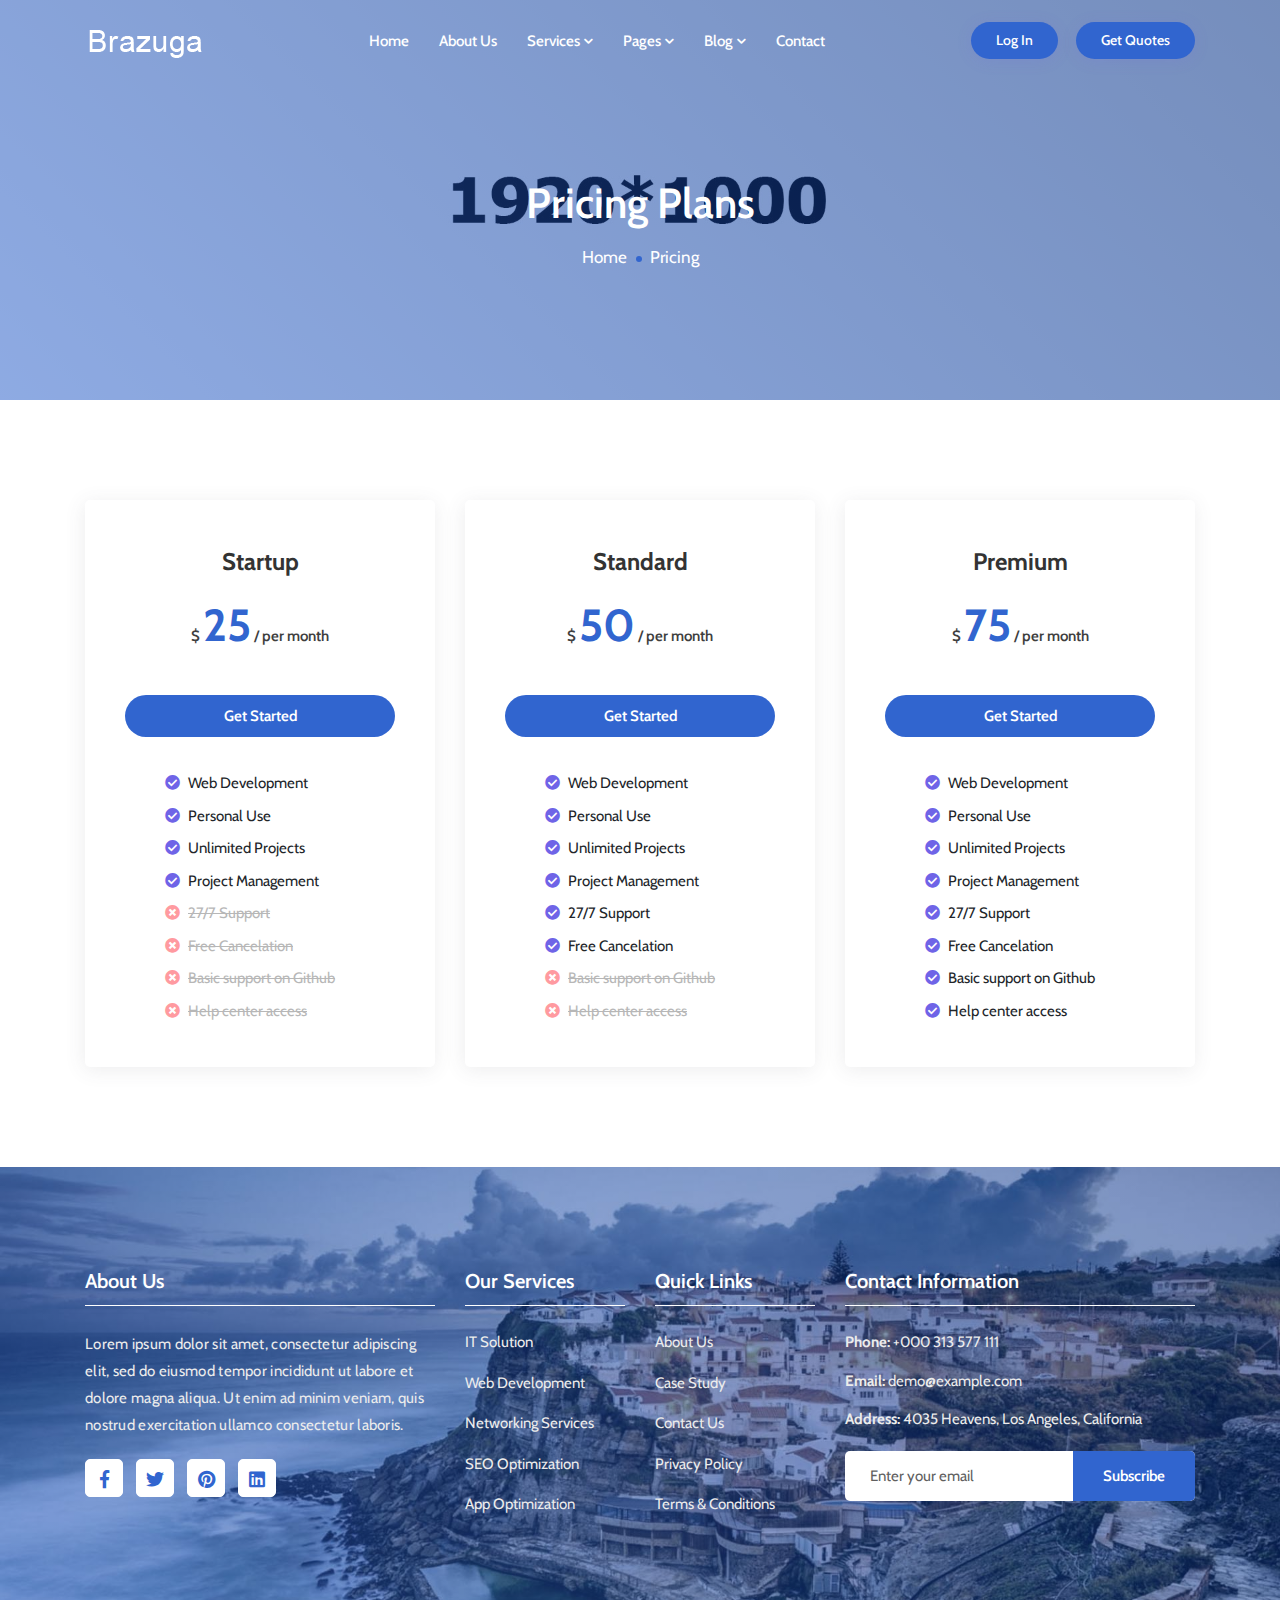
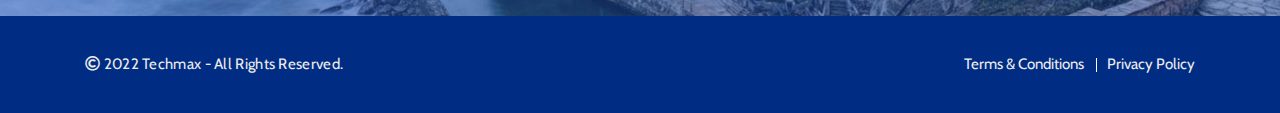
<file: pricing.html>
<!doctype html>
<html lang="zxx">

<head>
	<!-- Required meta tags -->
	<meta charset="utf-8">
	<meta name="viewport" content="width=device-width, initial-scale=1, shrink-to-fit=no">
	<!-- Title -->
	<title>Techmax - IT Solutions and Technology Website Template</title>
	<!-- Google Fonts -->
	<link href="https://fonts.googleapis.com/css2?family=Cabin:wght@400;500;600;700&display=swap" rel="stylesheet">
	<!-- Favicon -->
	<link rel="icon" type="image/png" href="assets/img/favicon.png">
	<!-- Bootstrap Min CSS -->
	<link rel="stylesheet" href="assets/css/bootstrap.min.css">
	<!-- Animate Min CSS -->
	<link rel="stylesheet" href="assets/css/animate.min.css">
	<!-- FlatIcon CSS -->
	<link rel="stylesheet" href="assets/css/pe-icon-7-stroke.css">
	<!-- Font Awesome Min CSS -->
	<link rel="stylesheet" href="assets/css/fontawesome.min.css">
	<!-- Mran Menu CSS -->
	<link rel="stylesheet" href="assets/css/meanmenu.css">
	<!-- Owl Carousel Min CSS -->
	<link rel="stylesheet" href="assets/css/owl.carousel.min.css">
	<!-- Style CSS -->
	<link rel="stylesheet" href="assets/css/style.css">
	<!-- Responsive CSS -->
	<link rel="stylesheet" href="assets/css/responsive.css">
</head>

<body>

	<!-- Start Preloader Area -->
	<div class="preloader">
		<div class="d-table">
			<div class="d-table-cell">
			<div class="lds-spinner">
				<div></div><div></div><div></div>
				<div></div><div></div><div></div>
				<div></div><div></div><div></div>
				<div></div><div></div><div></div>
			</div>
			</div>
		</div>
	</div>
	<!-- End Preloader Area -->
	
	<!-- Start Navbar Area -->
	<div class="navbar-area">
		<div class="techmax-responsive-nav">
			<div class="container">
				<div class="techmax-responsive-menu">
					<div class="logo">
						<a href="index.html">
							<img src="assets/img/logo.png" class="white-logo" alt="logo">
							<img src="assets/img/logo-black.png" class="black-logo" alt="logo">
						</a>
					</div>
				</div>
			</div>
		</div>
		<div class="techmax-nav">
			<div class="container">
				<nav class="navbar navbar-expand-md navbar-light">
					<a class="navbar-brand" href="index.html">
						<img src="assets/img/logo.png" class="white-logo" alt="logo">
						<img src="assets/img/logo-black.png" class="black-logo" alt="logo">
					</a>
					<div class="collapse navbar-collapse mean-menu" id="navbarSupportedContent">
						<ul class="navbar-nav">
							<li class="nav-item"> 
								<a href="index.html" class="nav-link">Home</a>
							</li>
							<li class="nav-item">
								<a href="about.html" class="nav-link">About Us</a>
							</li>
							<li class="nav-item">
								<a href="#" class="nav-link">Services <i class="fas fa-chevron-down"></i></a>
								<ul class="dropdown-menu">
									<li class="nav-item"> 
										<a href="services.html" class="nav-link">Services</a>
									</li>
									<li class="nav-item"> 
										<a href="single-services.html" class="nav-link">Services Details</a>
									</li>
								</ul>
							</li>
							<li class="nav-item"> 
								<a href="#" class="nav-link">Pages <i class="fas fa-chevron-down"></i></a>
								<ul class="dropdown-menu">
									<li class="nav-item">
										<a href="projects.html" class="nav-link">Projects</a>
									</li>
									<li class="nav-item">
										<a href="single-projects.html" class="nav-link">Projects Details</a>
									</li>
									<li class="nav-item">
										<a href="pricing.html" class="nav-link">Pricing</a>
									</li>
									<li class="nav-item">
										<a href="faq.html" class="nav-link">FAQ</a>
									</li>
									<li class="nav-item">
										<a href="coming-soon.html" class="nav-link">Coming Soon</a>
									</li>
									<li class="nav-item">
										<a href="terms-condition.html" class="nav-link">Terms & Conditions</a>
									</li>
									<li class="nav-item">
										<a href="privacy-policy.html" class="nav-link">Privacy Policy</a>
									</li>
								</ul>
							</li>
							<li class="nav-item">
								<a href="#" class="nav-link">Blog <i class="fas fa-chevron-down"></i></a>
								<ul class="dropdown-menu">
									<li class="nav-item">
										<a href="blog-1.html" class="nav-link">Blog Grid</a>
									</li>
									<li class="nav-item">
										<a href="single-blog.html" class="nav-link">Blog Details</a>
									</li>
								</ul>
							</li>
							<li class="nav-item">
								<a href="contact.html" class="nav-link">Contact</a>
							</li>
						</ul>
						<div class="other-option">
							<a class="default-btn nav-btn-1" href="#0">Log In <span></span></a>
							<a class="default-btn" href="#0">Get Quotes <span></span></a>
						</div>
					</div>
				</nav>
			</div>
		</div>
	</div>
	<!-- End Navbar Area -->
	
	<!-- Start Page Title Area -->
	<div class="page-title-area item-bg1">
		<div class="d-table">
			<div class="d-table-cell">
				<div class="container">
					<div class="page-title-content">
						<h2>Pricing Plans</h2>
						<ul>
							<li><a href="index.html">Home</a>
							</li>
							<li>Pricing</li>
						</ul>
					</div>
				</div>
			</div>
		</div>
	</div>
	<!-- End Page Title Area -->
	
	<!-- Start Pricing Section -->
	<section id="price" class="price-area pt-100 pb-70">
		<div class="container">
			<div class="row">
				<div class="col-lg-4 col-md-6 price-item">
					<div class="pricing-content">
						<div class="price-heading">
							<div class="price-name">
								<h3>Startup</h3>
								<span class="price-small-text">$</span>
								<h2>25</h2>
								<span class="price-small-text">/ per month</span>
							</div>
						</div>
						<div class="price-btn"> <a href="#" class="default-btn">Get Started <span></span></a> </div>
						<div class="price-body">
							<ul>
								<li><i class="fa fa-check-circle"></i> Web Development</li>
								<li><i class="fa fa-check-circle"></i> Personal Use</li>
								<li><i class="fa fa-check-circle"></i> Unlimited Projects</li>
								<li><i class="fa fa-check-circle"></i> Project Management</li>
								<li class="offer-list-none"><i class="fa fa-times-circle"></i> <del>27/7 Support</del> </li>
								<li class="offer-list-none"><i class="fa fa-times-circle"></i> <del>Free Cancelation</del> </li>
								<li class="offer-list-none"><i class="fa fa-times-circle"></i> <del>Basic support on Github</del> </li>
								<li class="offer-list-none"><i class="fa fa-times-circle"></i> <del>Help center access</del> </li>
							</ul>
						</div>
					</div>
				</div>
				<div class="col-lg-4 col-md-6 price-item">
					<div class="pricing-content">
						<div class="price-heading">
							<div class="price-name">
								<h3>Standard</h3>
								<span class="price-small-text">$</span>
								<h2>50</h2>
								<span class="price-small-text">/ per month</span>
							</div>
						</div>
						<div class="price-btn"> <a href="#" class="default-btn">Get Started <span></span></a> </div>
						<div class="price-body">
							<ul>
								<li><i class="fa fa-check-circle"></i> Web Development</li>
								<li><i class="fa fa-check-circle"></i> Personal Use</li>
								<li><i class="fa fa-check-circle"></i> Unlimited Projects</li>
								<li><i class="fa fa-check-circle"></i> Project Management</li>
								<li><i class="fa fa-check-circle"></i> 27/7 Support</li>
								<li><i class="fa fa-check-circle"></i> Free Cancelation</li>
								<li class="offer-list-none"><i class="fa fa-times-circle"></i> <del>Basic support on Github</del> </li>
								<li class="offer-list-none"><i class="fa fa-times-circle"></i> <del>Help center access</del> </li>
							</ul>
						</div>
					</div>
				</div>
				<div class="col-lg-4 col-md-6 price-item">
					<div class="pricing-content">
						<div class="price-heading">
							<div class="price-name">
								<h3>Premium</h3>
								<span class="price-small-text">$</span>
								<h2>75</h2>
								<span class="price-small-text">/ per month</span>
							</div>
						</div>
						<div class="price-btn"> <a href="#" class="default-btn">Get Started <span></span></a> </div>
						<div class="price-body">
							<ul>
								<li><i class="fa fa-check-circle"></i> Web Development</li>
								<li><i class="fa fa-check-circle"></i> Personal Use</li>
								<li><i class="fa fa-check-circle"></i> Unlimited Projects</li>
								<li><i class="fa fa-check-circle"></i> Project Management</li>
								<li><i class="fa fa-check-circle"></i> 27/7 Support</li>
								<li><i class="fa fa-check-circle"></i> Free Cancelation</li>
								<li><i class="fa fa-check-circle"></i> Basic support on Github</li>
								<li><i class="fa fa-check-circle"></i> Help center access</li>
							</ul>
						</div>
					</div>
				</div>
			</div>
		</div>
	</section>
	<!-- End Pricing Section -->
	<!-- Start Footer Section -->
	<section class="footer-area section-padding">
		<div class="container">
			<div class="row">
				<div class="col-lg-4 col-md-6 col-sm-6">
					<div class="single-footer-widget">
						<div class="footer-heading">
							<h3>About Us</h3>
						</div>
						<p>Lorem ipsum dolor sit amet, consectetur adipiscing elit, sed do eiusmod tempor incididunt ut labore et dolore magna aliqua. Ut enim ad minim veniam, quis nostrud exercitation ullamco consectetur laboris.</p>
						<ul class="footer-social">
							<li>
								<a href="#"> <i class="fab fa-facebook-f"></i>
								</a>
							</li>
							<li>
								<a href="#"> <i class="fab fa-twitter"></i>
								</a>
							</li>
							<li>
								<a href="#"> <i class="fab fa-pinterest"></i>
								</a>
							</li>
							<li>
								<a href="#"> <i class="fab fa-linkedin"></i>
								</a>
							</li>
						</ul>
					</div>
				</div>
				<div class="col-lg-2 col-md-6 col-sm-6">
					<div class="single-footer-widget">
						<div class="footer-heading">
							<h3>Our Services</h3>
						</div>
						<ul class="footer-quick-links">
							<li> <a href="#">IT Solution</a></li>
							<li> <a href="#">Web Development</a></li>
							<li> <a href="#">Networking Services</a></li>
							<li> <a href="#">SEO Optimization</a></li>
							<li> <a href="#">App Optimization</a></li>
						</ul>
					</div>
				</div>
				<div class="col-lg-2 col-md-6 col-sm-6">
					<div class="single-footer-widget">
						<div class="footer-heading">
							<h3>Quick Links</h3>
						</div>
						<ul class="footer-quick-links">
							<li><a href="about.html">About Us</a></li>
							<li><a href="projects.html">Case Study</a></li>
							<li><a href="contact.html">Contact Us</a></li>
							<li><a href="privacy-policy.html">Privacy Policy</a></li>
							<li><a href="terms-condition.html">Terms & Conditions</a></li>
						</ul>
					</div>
				</div>
				<div class="col-lg-4 col-md-6 col-sm-6">
					<div class="single-footer-widget">
						<div class="footer-heading">
							<h3>Contact Information</h3>
						</div>
						<div class="footer-info-contact">
							<span><strong>Phone:</strong> <a href="tel:0802235678">+000 313 577 111</a></span>
						</div>
						<div class="footer-info-contact">
							<span><strong>Email:</strong> <a href="mailto:demo@example.com">demo@example.com</a></span>
						</div>
						<div class="footer-info-contact">
							<span><strong>Address:</strong> 4035 Heavens, Los Angeles, California</span>
						</div>
						<!-- Start Subscribe Area -->
						<form class="newsletter-form">
							<input type="email" class="input-newsletter" placeholder="Enter your email" name="EMAIL" required autocomplete="off">
							<button class="default-btn" type="submit">Subscribe <span></span></button>
						</form>
						<!-- End Subscribe Area -->
					</div>
				</div>
			</div>
		</div>
	</section>
	<!-- End Footer Section -->
	
	<!-- Start Copy Right Section -->
	<div class="copyright-area">
		<div class="container">
			<div class="row align-items-center">
				<div class="col-lg-6 col-md-6">
					<p> <i class="far fa-copyright"></i> 2022 Techmax - All Rights Reserved.</p>
				</div>
				<div class="col-lg-6 col-md-6">
					<ul>
						<li> <a href="terms-condition.html">Terms & Conditions</a>
						</li>
						<li> <a href="privacy-policy.html">Privacy Policy</a>
						</li>
					</ul>
				</div>
			</div>
		</div>
	</div>
	<!-- End Copy Right Section -->
	
	<!-- Start Go Top Section -->
	<div class="go-top"> <i class="fas fa-chevron-up"></i>
		<i class="fas fa-chevron-up"></i>
	</div>
	<!-- End Go Top Section -->
	
	<!-- jQuery Min JS -->
	<script src="assets/js/jquery.min.js"></script>
	<!-- Bootstrap Min JS -->
	<script src="assets/js/bootstrap.min.js"></script>
	<!-- MeanMenu JS  -->
	<script src="assets/js/jquery.meanmenu.js"></script>
	<!-- Appear Min JS -->
	<script src="assets/js/jquery.appear.min.js"></script>
	<!-- CounterUp Min JS -->
	<script src="assets/js/jquery.waypoints.min.js"></script>
	<script src="assets/js/jquery.counterup.min.js"></script>
	<!-- Owl Carousel Min JS -->
	<script src="assets/js/owl.carousel.min.js"></script>
	<!-- WOW Min JS -->
	<script src="assets/js/wow.min.js"></script>
	<!-- Main JS -->
	<script src="assets/js/main.js"></script>
	
</body>

</html>
</file>
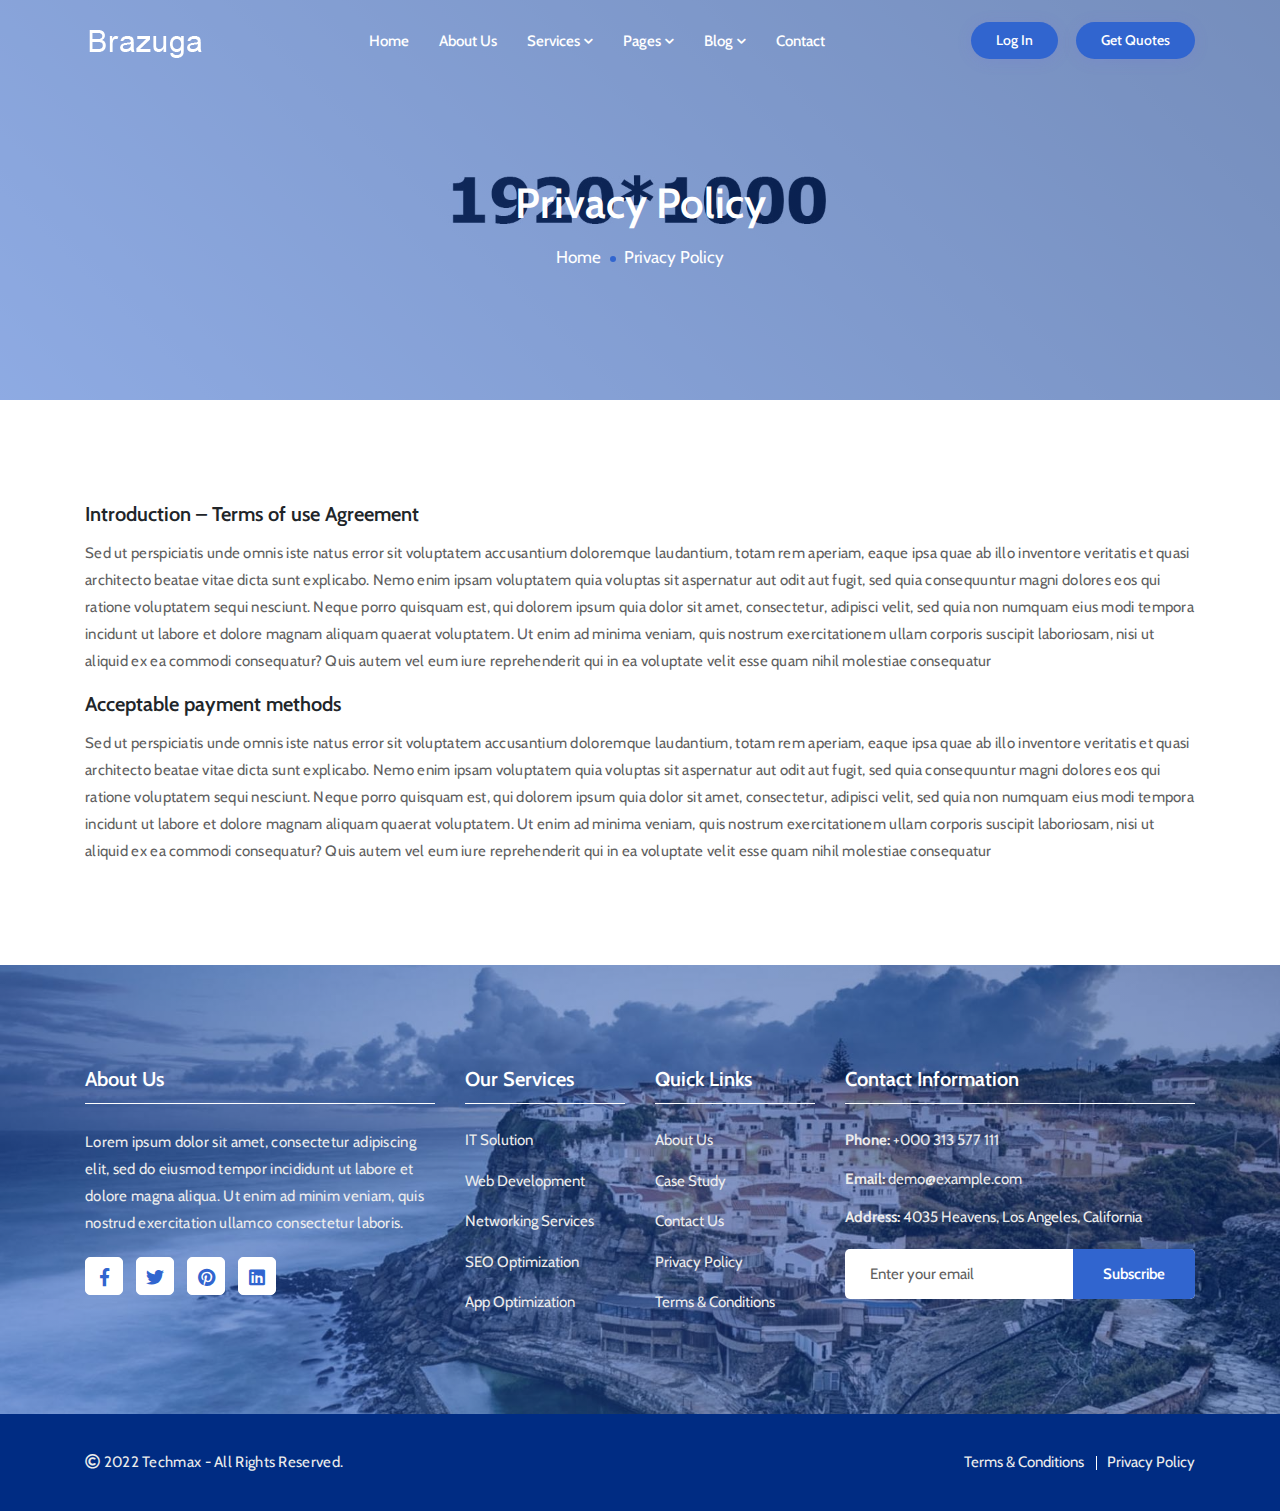
<file: privacy-policy.html>
<!doctype html>
<html lang="zxx">

<head>
	<!-- Required meta tags -->
	<meta charset="utf-8">
	<meta name="viewport" content="width=device-width, initial-scale=1, shrink-to-fit=no">
	<!-- Title -->
	<title>Techmax - IT Solutions and Technology Website Template</title>
	<!-- Google Fonts -->
	<link href="https://fonts.googleapis.com/css2?family=Cabin:wght@400;500;600;700&display=swap" rel="stylesheet">
	<!-- Favicon -->
	<link rel="icon" type="image/png" href="assets/img/favicon.png">
	<!-- Bootstrap Min CSS -->
	<link rel="stylesheet" href="assets/css/bootstrap.min.css">
	<!-- Animate Min CSS -->
	<link rel="stylesheet" href="assets/css/animate.min.css">
	<!-- FlatIcon CSS -->
	<link rel="stylesheet" href="assets/css/pe-icon-7-stroke.css">
	<!-- Font Awesome Min CSS -->
	<link rel="stylesheet" href="assets/css/fontawesome.min.css">
	<!-- Mran Menu CSS -->
	<link rel="stylesheet" href="assets/css/meanmenu.css">
	<!-- Owl Carousel Min CSS -->
	<link rel="stylesheet" href="assets/css/owl.carousel.min.css">
	<!-- Style CSS -->
	<link rel="stylesheet" href="assets/css/style.css">
	<!-- Responsive CSS -->
	<link rel="stylesheet" href="assets/css/responsive.css">
</head>

<body>

	<!-- Start Preloader Area -->
	<div class="preloader">
		<div class="d-table">
			<div class="d-table-cell">
			<div class="lds-spinner">
				<div></div><div></div><div></div>
				<div></div><div></div><div></div>
				<div></div><div></div><div></div>
				<div></div><div></div><div></div>
			</div>
			</div>
		</div>
	</div>
	<!-- End Preloader Area -->
	
	<!-- Start Navbar Area -->
	<div class="navbar-area">
		<div class="techmax-responsive-nav">
			<div class="container">
				<div class="techmax-responsive-menu">
					<div class="logo">
						<a href="index.html">
							<img src="assets/img/logo.png" class="white-logo" alt="logo">
							<img src="assets/img/logo-black.png" class="black-logo" alt="logo">
						</a>
					</div>
				</div>
			</div>
		</div>
		<div class="techmax-nav">
			<div class="container">
				<nav class="navbar navbar-expand-md navbar-light">
					<a class="navbar-brand" href="index.html">
						<img src="assets/img/logo.png" class="white-logo" alt="logo">
						<img src="assets/img/logo-black.png" class="black-logo" alt="logo">
					</a>
					<div class="collapse navbar-collapse mean-menu" id="navbarSupportedContent">
						<ul class="navbar-nav">
							<li class="nav-item"> 
								<a href="index.html" class="nav-link">Home</a>
							</li>
							<li class="nav-item">
								<a href="about.html" class="nav-link">About Us</a>
							</li>
							<li class="nav-item">
								<a href="#" class="nav-link">Services <i class="fas fa-chevron-down"></i></a>
								<ul class="dropdown-menu">
									<li class="nav-item"> 
										<a href="services.html" class="nav-link">Services</a>
									</li>
									<li class="nav-item"> 
										<a href="single-services.html" class="nav-link">Services Details</a>
									</li>
								</ul>
							</li>
							<li class="nav-item"> 
								<a href="#" class="nav-link">Pages <i class="fas fa-chevron-down"></i></a>
								<ul class="dropdown-menu">
									<li class="nav-item">
										<a href="projects.html" class="nav-link">Projects</a>
									</li>
									<li class="nav-item">
										<a href="single-projects.html" class="nav-link">Projects Details</a>
									</li>
									<li class="nav-item">
										<a href="pricing.html" class="nav-link">Pricing</a>
									</li>
									<li class="nav-item">
										<a href="faq.html" class="nav-link">FAQ</a>
									</li>
									<li class="nav-item">
										<a href="coming-soon.html" class="nav-link">Coming Soon</a>
									</li>
									<li class="nav-item">
										<a href="terms-condition.html" class="nav-link">Terms & Conditions</a>
									</li>
									<li class="nav-item">
										<a href="privacy-policy.html" class="nav-link">Privacy Policy</a>
									</li>
								</ul>
							</li>
							<li class="nav-item">
								<a href="#" class="nav-link">Blog <i class="fas fa-chevron-down"></i></a>
								<ul class="dropdown-menu">
									<li class="nav-item">
										<a href="blog-1.html" class="nav-link">Blog Grid</a>
									</li>
									<li class="nav-item">
										<a href="single-blog.html" class="nav-link">Blog Details</a>
									</li>
								</ul>
							</li>
							<li class="nav-item">
								<a href="contact.html" class="nav-link">Contact</a>
							</li>
						</ul>
						<div class="other-option">
							<a class="default-btn nav-btn-1" href="#0">Log In <span></span></a>
							<a class="default-btn" href="#0">Get Quotes <span></span></a>
						</div>
					</div>
				</nav>
			</div>
		</div>
	</div>
	<!-- End Navbar Area -->
	
	<!-- Start Page Title Area -->
	<div class="page-title-area item-bg1">
		<div class="d-table">
			<div class="d-table-cell">
				<div class="container">
					<div class="page-title-content">
						<h2>Privacy Policy</h2>
						<ul>
							<li><a href="index.html">Home</a>
							</li>
							<li>Privacy Policy</li>
						</ul>
					</div>
				</div>
			</div>
		</div>
	</div>
	<!-- End Page Title Area -->
	
	<!-- Start Privacy Policy Area -->
	<section class="privacy-policy ptb-100">
		<div class="container">
			<div class="single-privacy">
				<h3 class="mt-0">Introduction – Terms of use Agreement</h3>
				<p>Sed ut perspiciatis unde omnis iste natus error sit voluptatem accusantium doloremque laudantium, totam rem aperiam, eaque ipsa quae ab illo inventore veritatis et quasi architecto beatae vitae dicta sunt explicabo. Nemo enim ipsam voluptatem quia voluptas sit aspernatur aut odit aut fugit, sed quia consequuntur magni dolores eos qui ratione voluptatem sequi nesciunt. Neque porro quisquam est, qui dolorem ipsum quia dolor sit amet, consectetur, adipisci velit, sed quia non numquam eius modi tempora incidunt ut labore et dolore magnam aliquam quaerat voluptatem. Ut enim ad minima veniam, quis nostrum exercitationem ullam corporis suscipit laboriosam, nisi ut aliquid ex ea commodi consequatur? Quis autem vel eum iure reprehenderit qui in ea voluptate velit esse quam nihil molestiae consequatur</p>
				
				<h3>Acceptable payment methods</h3>
				<p>Sed ut perspiciatis unde omnis iste natus error sit voluptatem accusantium doloremque laudantium, totam rem aperiam, eaque ipsa quae ab illo inventore veritatis et quasi architecto beatae vitae dicta sunt explicabo. Nemo enim ipsam voluptatem quia voluptas sit aspernatur aut odit aut fugit, sed quia consequuntur magni dolores eos qui ratione voluptatem sequi nesciunt. Neque porro quisquam est, qui dolorem ipsum quia dolor sit amet, consectetur, adipisci velit, sed quia non numquam eius modi tempora incidunt ut labore et dolore magnam aliquam quaerat voluptatem. Ut enim ad minima veniam, quis nostrum exercitationem ullam corporis suscipit laboriosam, nisi ut aliquid ex ea commodi consequatur? Quis autem vel eum iure reprehenderit qui in ea voluptate velit esse quam nihil molestiae consequatur</p>
			</div>
		</div>
	</section>
	<!-- End Privacy Policy Area -->
	
	<!-- Start Footer Section -->
	<section class="footer-area section-padding">
		<div class="container">
			<div class="row">
				<div class="col-lg-4 col-md-6 col-sm-6">
					<div class="single-footer-widget">
						<div class="footer-heading">
							<h3>About Us</h3>
						</div>
						<p>Lorem ipsum dolor sit amet, consectetur adipiscing elit, sed do eiusmod tempor incididunt ut labore et dolore magna aliqua. Ut enim ad minim veniam, quis nostrud exercitation ullamco consectetur laboris.</p>
						<ul class="footer-social">
							<li>
								<a href="#"> <i class="fab fa-facebook-f"></i>
								</a>
							</li>
							<li>
								<a href="#"> <i class="fab fa-twitter"></i>
								</a>
							</li>
							<li>
								<a href="#"> <i class="fab fa-pinterest"></i>
								</a>
							</li>
							<li>
								<a href="#"> <i class="fab fa-linkedin"></i>
								</a>
							</li>
						</ul>
					</div>
				</div>
				<div class="col-lg-2 col-md-6 col-sm-6">
					<div class="single-footer-widget">
						<div class="footer-heading">
							<h3>Our Services</h3>
						</div>
						<ul class="footer-quick-links">
							<li> <a href="#">IT Solution</a></li>
							<li> <a href="#">Web Development</a></li>
							<li> <a href="#">Networking Services</a></li>
							<li> <a href="#">SEO Optimization</a></li>
							<li> <a href="#">App Optimization</a></li>
						</ul>
					</div>
				</div>
				<div class="col-lg-2 col-md-6 col-sm-6">
					<div class="single-footer-widget">
						<div class="footer-heading">
							<h3>Quick Links</h3>
						</div>
						<ul class="footer-quick-links">
							<li><a href="about.html">About Us</a></li>
							<li><a href="projects.html">Case Study</a></li>
							<li><a href="contact.html">Contact Us</a></li>
							<li><a href="privacy-policy.html">Privacy Policy</a></li>
							<li><a href="terms-condition.html">Terms & Conditions</a></li>
						</ul>
					</div>
				</div>
				<div class="col-lg-4 col-md-6 col-sm-6">
					<div class="single-footer-widget">
						<div class="footer-heading">
							<h3>Contact Information</h3>
						</div>
						<div class="footer-info-contact">
							<span><strong>Phone:</strong> <a href="tel:0802235678">+000 313 577 111</a></span>
						</div>
						<div class="footer-info-contact">
							<span><strong>Email:</strong> <a href="mailto:demo@example.com">demo@example.com</a></span>
						</div>
						<div class="footer-info-contact">
							<span><strong>Address:</strong> 4035 Heavens, Los Angeles, California</span>
						</div>
						<!-- Start Subscribe Area -->
						<form class="newsletter-form">
							<input type="email" class="input-newsletter" placeholder="Enter your email" name="EMAIL" required autocomplete="off">
							<button class="default-btn" type="submit">Subscribe <span></span></button>
						</form>
						<!-- End Subscribe Area -->
					</div>
				</div>
			</div>
		</div>
	</section>
	<!-- End Footer Section -->
	
	<!-- Start Copy Right Section -->
	<div class="copyright-area">
		<div class="container">
			<div class="row align-items-center">
				<div class="col-lg-6 col-md-6">
					<p> <i class="far fa-copyright"></i> 2022 Techmax - All Rights Reserved.</p>
				</div>
				<div class="col-lg-6 col-md-6">
					<ul>
						<li> <a href="terms-condition.html">Terms & Conditions</a>
						</li>
						<li> <a href="privacy-policy.html">Privacy Policy</a>
						</li>
					</ul>
				</div>
			</div>
		</div>
	</div>
	<!-- End Copy Right Section -->
	
	<!-- Start Go Top Section -->
	<div class="go-top">
		<i class="fas fa-chevron-up"></i>
		<i class="fas fa-chevron-up"></i>
	</div>
	<!-- End Go Top Section -->
	
	<!-- jQuery Min JS -->
	<script src="assets/js/jquery.min.js"></script>
	<!-- Bootstrap Min JS -->
	<script src="assets/js/bootstrap.min.js"></script>
	<!-- MeanMenu JS  -->
	<script src="assets/js/jquery.meanmenu.js"></script>
	<!-- Appear Min JS -->
	<script src="assets/js/jquery.appear.min.js"></script>
	<!-- CounterUp Min JS -->
	<script src="assets/js/jquery.waypoints.min.js"></script>
	<script src="assets/js/jquery.counterup.min.js"></script>
	<!-- Owl Carousel Min JS -->
	<script src="assets/js/owl.carousel.min.js"></script>
	<!-- WOW Min JS -->
	<script src="assets/js/wow.min.js"></script>
	<!-- Main JS -->
	<script src="assets/js/main.js"></script>
	
</body>

</html>
</file>
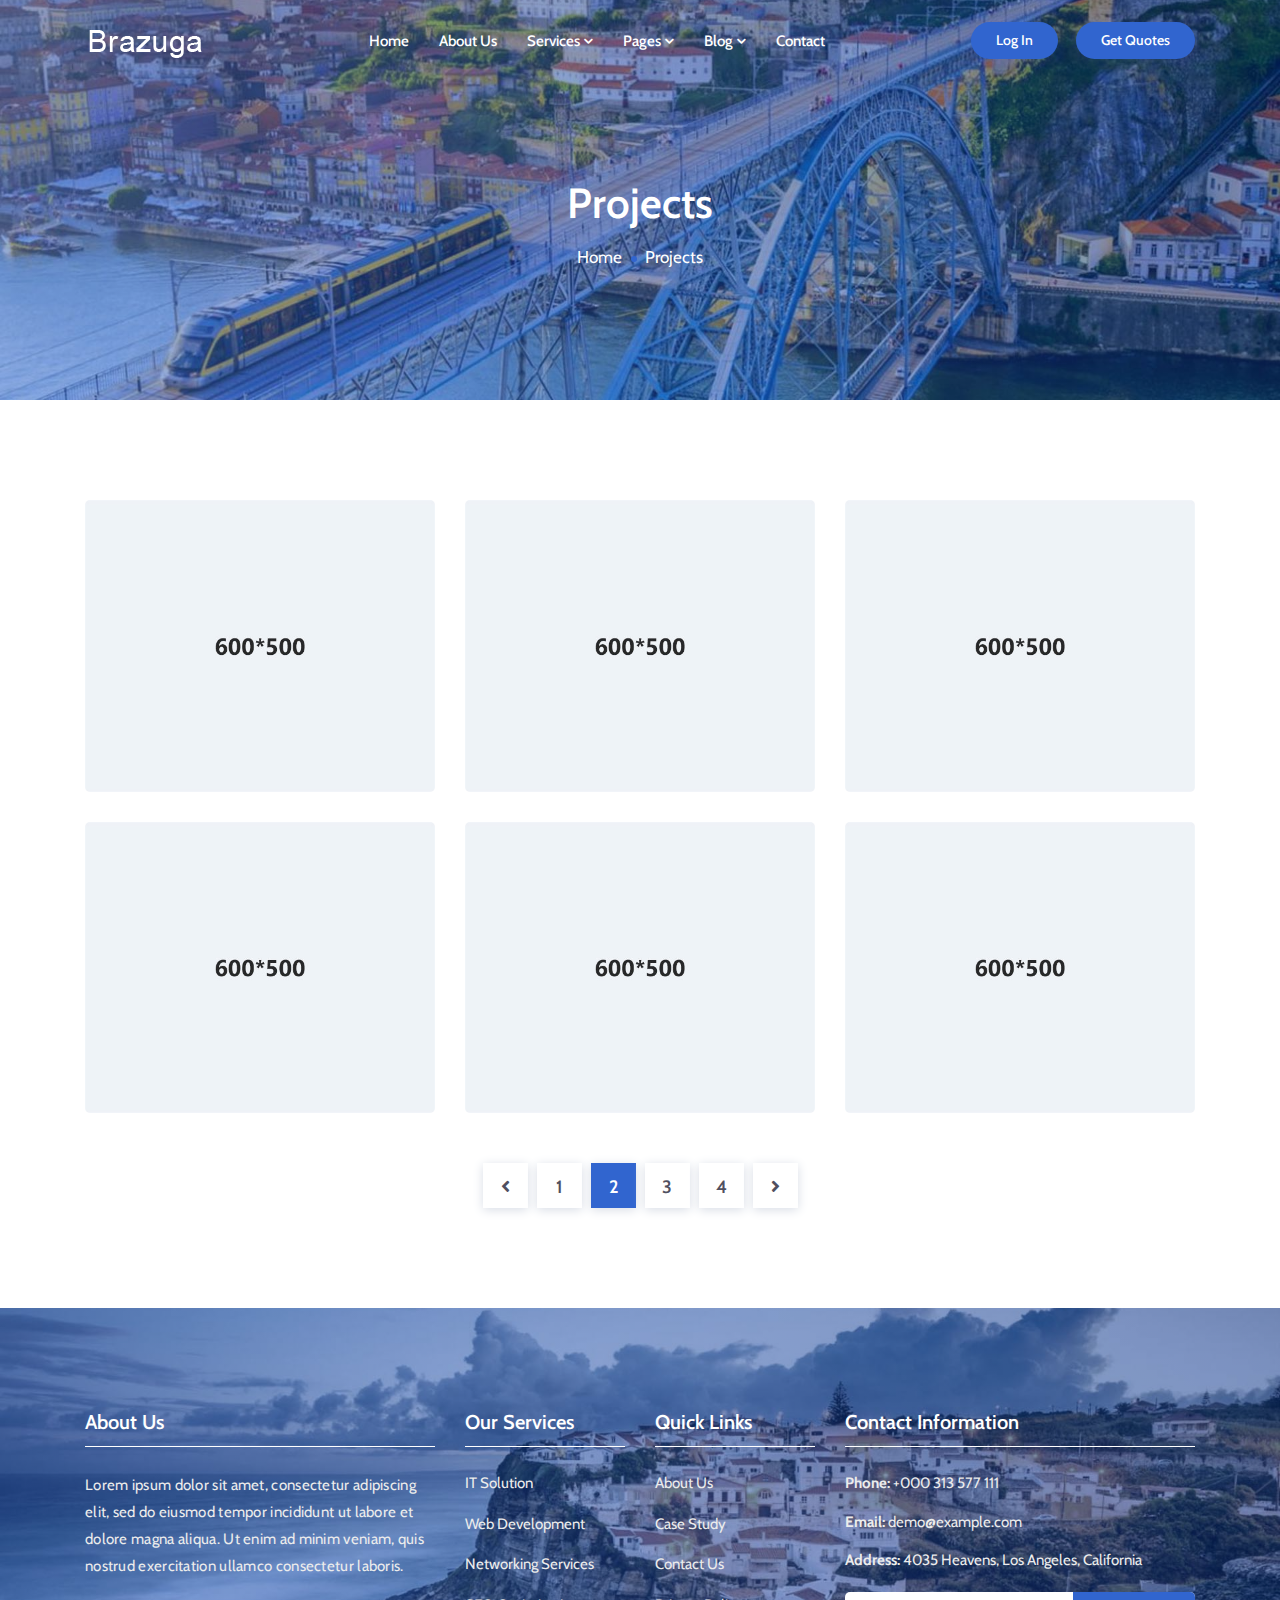
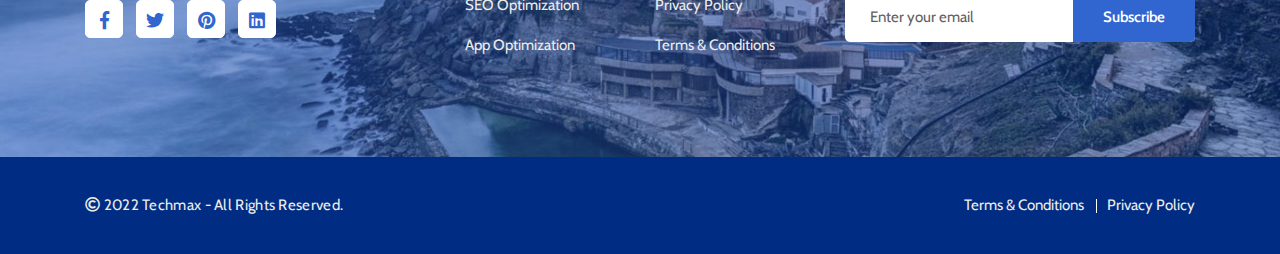
<file: projects.html>
<!doctype html>
<html lang="zxx">

<head>
	<!-- Required meta tags -->
	<meta charset="utf-8">
	<meta name="viewport" content="width=device-width, initial-scale=1, shrink-to-fit=no">
	<!-- Title -->
	<title>Techmax - IT Solutions and Technology Website Template</title>
	<!-- Google Fonts -->
	<link href="https://fonts.googleapis.com/css2?family=Cabin:wght@400;500;600;700&display=swap" rel="stylesheet">
	<!-- Favicon -->
	<link rel="icon" type="image/png" href="assets/img/favicon.png">
	<!-- Bootstrap Min CSS -->
	<link rel="stylesheet" href="assets/css/bootstrap.min.css">
	<!-- Animate Min CSS -->
	<link rel="stylesheet" href="assets/css/animate.min.css">
	<!-- FlatIcon CSS -->
	<link rel="stylesheet" href="assets/css/pe-icon-7-stroke.css">
	<!-- Font Awesome Min CSS -->
	<link rel="stylesheet" href="assets/css/fontawesome.min.css">
	<!-- Mran Menu CSS -->
	<link rel="stylesheet" href="assets/css/meanmenu.css">
	<!-- Owl Carousel Min CSS -->
	<link rel="stylesheet" href="assets/css/owl.carousel.min.css">
	<!-- Style CSS -->
	<link rel="stylesheet" href="assets/css/style.css">
	<!-- Responsive CSS -->
	<link rel="stylesheet" href="assets/css/responsive.css">
</head>

<body>

	<!-- Start Preloader Area -->
	<div class="preloader">
		<div class="d-table">
			<div class="d-table-cell">
			<div class="lds-spinner">
				<div></div><div></div><div></div>
				<div></div><div></div><div></div>
				<div></div><div></div><div></div>
				<div></div><div></div><div></div>
			</div>
			</div>
		</div>
	</div>
	<!-- End Preloader Area -->
	
	<!-- Start Navbar Area -->
	<div class="navbar-area">
		<div class="techmax-responsive-nav">
			<div class="container">
				<div class="techmax-responsive-menu">
					<div class="logo">
						<a href="index.html">
							<img src="assets/img/logo.png" class="white-logo" alt="logo">
							<img src="assets/img/logo-black.png" class="black-logo" alt="logo">
						</a>
					</div>
				</div>
			</div>
		</div>
		<div class="techmax-nav">
			<div class="container">
				<nav class="navbar navbar-expand-md navbar-light">
					<a class="navbar-brand" href="index.html">
						<img src="assets/img/logo.png" class="white-logo" alt="logo">
						<img src="assets/img/logo-black.png" class="black-logo" alt="logo">
					</a>
					<div class="collapse navbar-collapse mean-menu" id="navbarSupportedContent">
						<ul class="navbar-nav">
							<li class="nav-item"> 
								<a href="index.html" class="nav-link">Home</a>
							</li>
							<li class="nav-item">
								<a href="about.html" class="nav-link">About Us</a>
							</li>
							<li class="nav-item">
								<a href="#" class="nav-link">Services <i class="fas fa-chevron-down"></i></a>
								<ul class="dropdown-menu">
									<li class="nav-item"> 
										<a href="services.html" class="nav-link">Services</a>
									</li>
									<li class="nav-item"> 
										<a href="single-services.html" class="nav-link">Services Details</a>
									</li>
								</ul>
							</li>
							<li class="nav-item"> 
								<a href="#" class="nav-link">Pages <i class="fas fa-chevron-down"></i></a>
								<ul class="dropdown-menu">
									<li class="nav-item">
										<a href="projects.html" class="nav-link">Projects</a>
									</li>
									<li class="nav-item">
										<a href="single-projects.html" class="nav-link">Projects Details</a>
									</li>
									<li class="nav-item">
										<a href="pricing.html" class="nav-link">Pricing</a>
									</li>
									<li class="nav-item">
										<a href="faq.html" class="nav-link">FAQ</a>
									</li>
									<li class="nav-item">
										<a href="coming-soon.html" class="nav-link">Coming Soon</a>
									</li>
									<li class="nav-item">
										<a href="terms-condition.html" class="nav-link">Terms & Conditions</a>
									</li>
									<li class="nav-item">
										<a href="privacy-policy.html" class="nav-link">Privacy Policy</a>
									</li>
								</ul>
							</li>
							<li class="nav-item">
								<a href="#" class="nav-link">Blog <i class="fas fa-chevron-down"></i></a>
								<ul class="dropdown-menu">
									<li class="nav-item">
										<a href="blog-1.html" class="nav-link">Blog Grid</a>
									</li>
									<li class="nav-item">
										<a href="single-blog.html" class="nav-link">Blog Details</a>
									</li>
								</ul>
							</li>
							<li class="nav-item">
								<a href="contact.html" class="nav-link">Contact</a>
							</li>
						</ul>
						<div class="other-option">
							<a class="default-btn nav-btn-1" href="#0">Log In <span></span></a>
							<a class="default-btn" href="#0">Get Quotes <span></span></a>
						</div>
					</div>
				</nav>
			</div>
		</div>
	</div>
	<!-- End Navbar Area -->
	
	<!-- Start Page Title Area -->
	<div class="page-title-area">
		<div class="d-table">
			<div class="d-table-cell">
				<div class="container">
					<div class="page-title-content">
						<h2>Projects</h2>
						<ul>
							<li><a href="index.html">Home</a>
							</li>
							<li>Projects</li>
						</ul>
					</div>
				</div>
			</div>
		</div>
	</div>
	<!-- End Page Title Area -->

	<!-- Start Project Section -->
	<section class="project-area-4 section-padding">
		<div class="container">
			<div class="row">
				<div class="col-lg-4 col-md-6">
					<div class="single-project-item">
						<div class="project-image">
							<img src="assets/img/projects/projects-1.jpg" alt="image">
						</div>
						<div class="project-image-hover-content">
							<div class="image-overlay-text">
								<h3><a href="single-project.html">Inspiration Technology</a></h3>
								<a href="single-project.html" class="default-btn read-more">View Project <span></span></a>
							</div>
						</div>
					</div>
				</div>
				<div class="col-lg-4 col-md-6">
					<div class="single-project-item">
						<div class="project-image">
							<img src="assets/img/projects/projects-2.jpg" alt="image">
						</div>
						<div class="project-image-hover-content">
							<div class="image-overlay-text">
								<h3><a href="single-project.html">Inspiration Technology</a></h3>
								<a href="single-project.html" class="default-btn read-more">View Project <span></span></a>
							</div>
						</div>
					</div>
				</div>
				<div class="col-lg-4 col-md-6">
					<div class="single-project-item">
						<div class="project-image">
							<img src="assets/img/projects/projects-3.jpg" alt="image">
						</div>
						<div class="project-image-hover-content">
							<div class="image-overlay-text">
								<h3><a href="single-project.html">Inspiration Technology</a></h3>
								<a href="single-project.html" class="default-btn read-more">View Project <span></span></a>
							</div>
						</div>
					</div>
				</div>
				<div class="col-lg-4 col-md-6">
					<div class="single-project-item">
						<div class="project-image">
							<img src="assets/img/projects/projects-4.jpg" alt="image">
						</div>
						<div class="project-image-hover-content">
							<div class="image-overlay-text">
								<h3><a href="single-project.html">Inspiration Technology</a></h3>
								<a href="single-project.html" class="default-btn read-more">View Project <span></span></a>
							</div>
						</div>
					</div>
				</div>
				<div class="col-lg-4 col-md-6">
					<div class="single-project-item">
						<div class="project-image">
							<img src="assets/img/projects/projects-5.jpg" alt="image">
						</div>
						<div class="project-image-hover-content">
							<div class="image-overlay-text">
								<h3><a href="single-project.html">Inspiration Technology</a></h3>
								<a href="single-project.html" class="default-btn read-more">View Project <span></span></a>
							</div>
						</div>
					</div>
				</div>
				<div class="col-lg-4 col-md-6">
					<div class="single-project-item">
						<div class="project-image">
							<img src="assets/img/projects/projects-6.jpg" alt="image">
						</div>
						<div class="project-image-hover-content">
							<div class="image-overlay-text">
								<h3><a href="single-project.html">Inspiration Technology</a></h3>
								<a href="single-project.html" class="default-btn read-more">View Project <span></span></a>
							</div>
						</div>
					</div>
				</div>
				<div class="col-lg-12 col-md-12">
					<div class="pagination-area mt-15">
						<a href="#" class="prev page-numbers"><i class="fas fa-angle-left"></i></a>
						<a href="#" class="page-numbers">1</a>
						<span class="page-numbers current" aria-current="page">2</span>
						<a href="#" class="page-numbers">3</a>
						<a href="#" class="page-numbers">4</a>
						<a href="#" class="next page-numbers"><i class="fas fa-angle-right"></i></a>
					</div>
				</div>
			</div>
		</div>
	</section>
	<!-- End Projects Section -->
	<!-- Start Footer Section -->
	<section class="footer-area section-padding">
		<div class="container">
			<div class="row">
				<div class="col-lg-4 col-md-6 col-sm-6">
					<div class="single-footer-widget">
						<div class="footer-heading">
							<h3>About Us</h3>
						</div>
						<p>Lorem ipsum dolor sit amet, consectetur adipiscing elit, sed do eiusmod tempor incididunt ut labore et dolore magna aliqua. Ut enim ad minim veniam, quis nostrud exercitation ullamco consectetur laboris.</p>
						<ul class="footer-social">
							<li>
								<a href="#"> <i class="fab fa-facebook-f"></i>
								</a>
							</li>
							<li>
								<a href="#"> <i class="fab fa-twitter"></i>
								</a>
							</li>
							<li>
								<a href="#"> <i class="fab fa-pinterest"></i>
								</a>
							</li>
							<li>
								<a href="#"> <i class="fab fa-linkedin"></i>
								</a>
							</li>
						</ul>
					</div>
				</div>
				<div class="col-lg-2 col-md-6 col-sm-6">
					<div class="single-footer-widget">
						<div class="footer-heading">
							<h3>Our Services</h3>
						</div>
						<ul class="footer-quick-links">
							<li> <a href="#">IT Solution</a></li>
							<li> <a href="#">Web Development</a></li>
							<li> <a href="#">Networking Services</a></li>
							<li> <a href="#">SEO Optimization</a></li>
							<li> <a href="#">App Optimization</a></li>
						</ul>
					</div>
				</div>
				<div class="col-lg-2 col-md-6 col-sm-6">
					<div class="single-footer-widget">
						<div class="footer-heading">
							<h3>Quick Links</h3>
						</div>
						<ul class="footer-quick-links">
							<li><a href="about.html">About Us</a></li>
							<li><a href="projects.html">Case Study</a></li>
							<li><a href="contact.html">Contact Us</a></li>
							<li><a href="privacy-policy.html">Privacy Policy</a></li>
							<li><a href="terms-condition.html">Terms & Conditions</a></li>
						</ul>
					</div>
				</div>
				<div class="col-lg-4 col-md-6 col-sm-6">
					<div class="single-footer-widget">
						<div class="footer-heading">
							<h3>Contact Information</h3>
						</div>
						<div class="footer-info-contact">
							<span><strong>Phone:</strong> <a href="tel:0802235678">+000 313 577 111</a></span>
						</div>
						<div class="footer-info-contact">
							<span><strong>Email:</strong> <a href="mailto:demo@example.com">demo@example.com</a></span>
						</div>
						<div class="footer-info-contact">
							<span><strong>Address:</strong> 4035 Heavens, Los Angeles, California</span>
						</div>
						<!-- Start Subscribe Area -->
						<form class="newsletter-form">
							<input type="email" class="input-newsletter" placeholder="Enter your email" name="EMAIL" required autocomplete="off">
							<button class="default-btn" type="submit">Subscribe <span></span></button>
						</form>
						<!-- End Subscribe Area -->
					</div>
				</div>
			</div>
		</div>
	</section>
	<!-- End Footer Section -->
	
	<!-- Start Copy Right Section -->
	<div class="copyright-area">
		<div class="container">
			<div class="row align-items-center">
				<div class="col-lg-6 col-md-6">
					<p> <i class="far fa-copyright"></i> 2022 Techmax - All Rights Reserved.</p>
				</div>
				<div class="col-lg-6 col-md-6">
					<ul>
						<li> <a href="terms-condition.html">Terms & Conditions</a>
						</li>
						<li> <a href="privacy-policy.html">Privacy Policy</a>
						</li>
					</ul>
				</div>
			</div>
		</div>
	</div>
	<!-- End Copy Right Section -->
	
	<!-- Start Go Top Section -->
	<div class="go-top">
		<i class="fas fa-chevron-up"></i>
		<i class="fas fa-chevron-up"></i>
	</div>
	<!-- End Go Top Section -->
	
	<!-- jQuery Min JS -->
	<script src="assets/js/jquery.min.js"></script>
	<!-- Bootstrap Min JS -->
	<script src="assets/js/bootstrap.min.js"></script>
	<!-- MeanMenu JS  -->
	<script src="assets/js/jquery.meanmenu.js"></script>
	<!-- Appear Min JS -->
	<script src="assets/js/jquery.appear.min.js"></script>
	<!-- CounterUp Min JS -->
	<script src="assets/js/jquery.waypoints.min.js"></script>
	<script src="assets/js/jquery.counterup.min.js"></script>
	<!-- Owl Carousel Min JS -->
	<script src="assets/js/owl.carousel.min.js"></script>
	<!-- WOW Min JS -->
	<script src="assets/js/wow.min.js"></script>
	<!-- Main JS -->
	<script src="assets/js/main.js"></script>
	
</body>

</html>
</file>
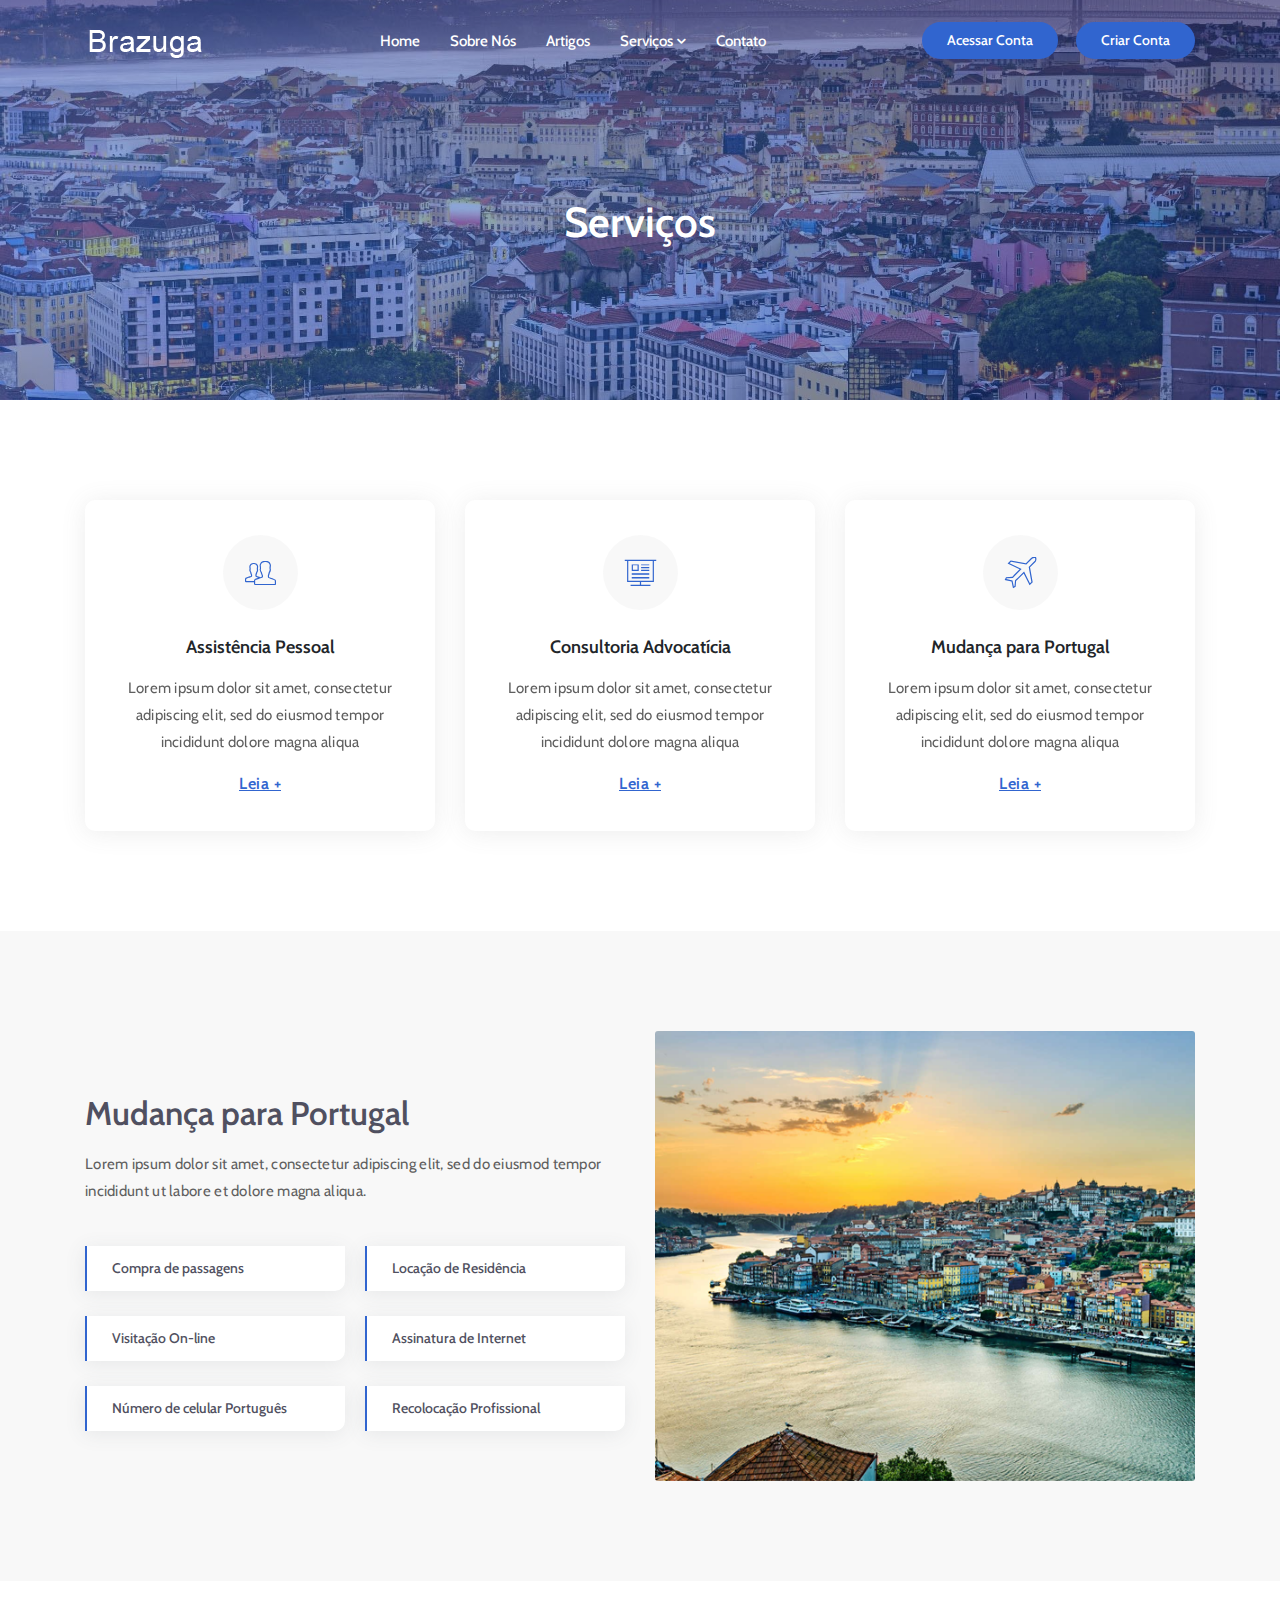
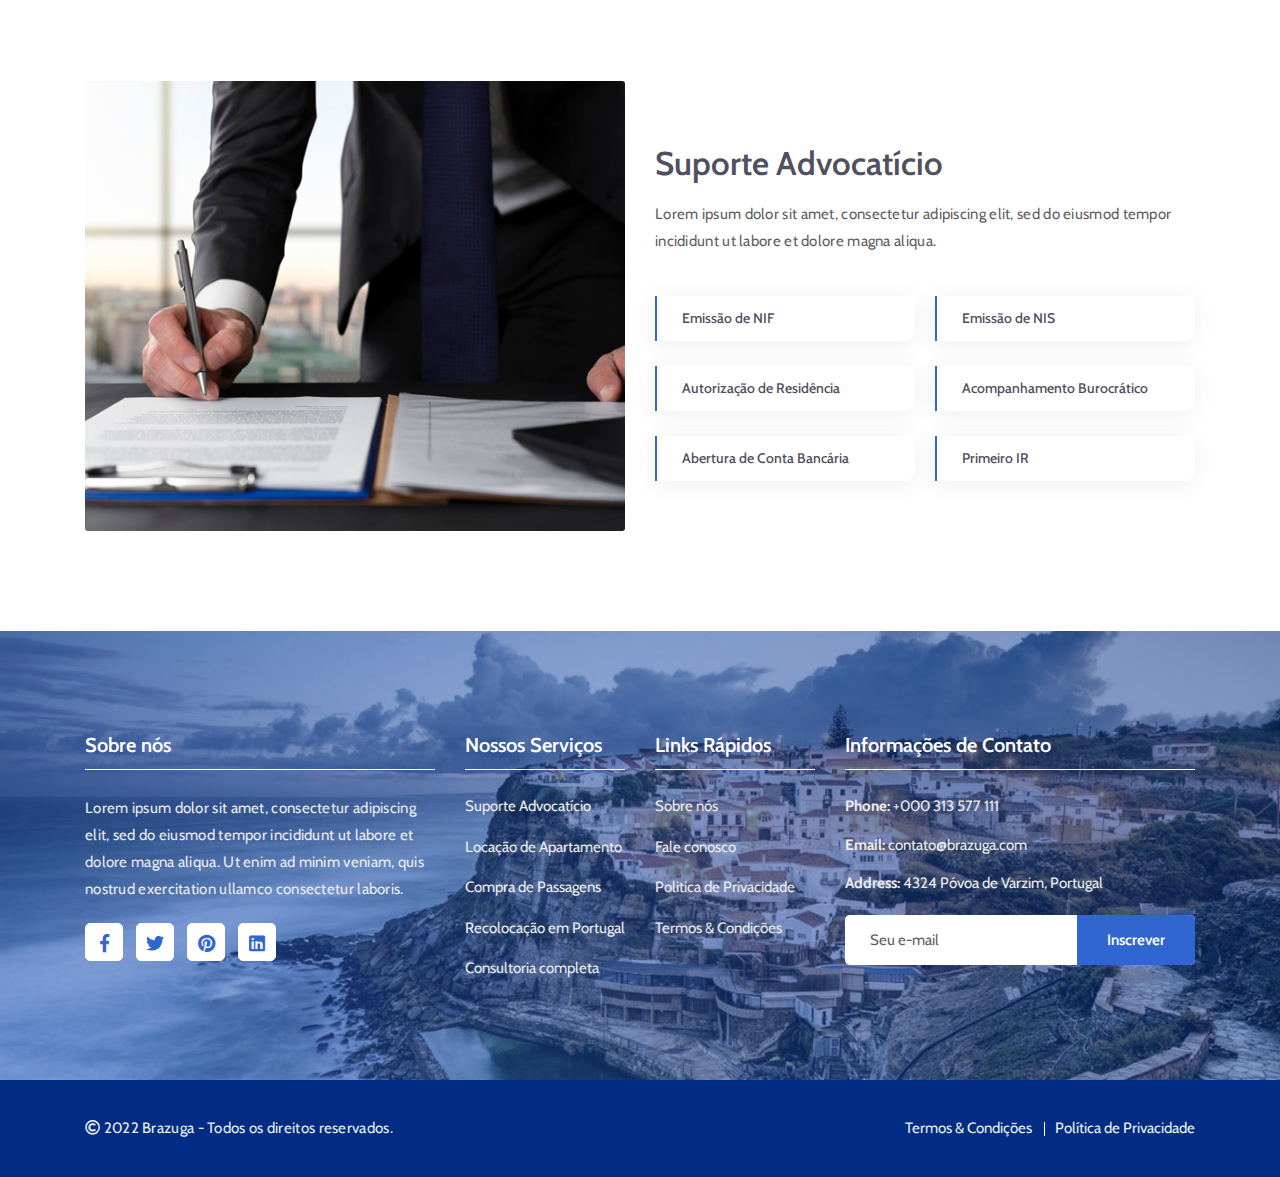
<file: services.html>
<!doctype html>
<html lang="zxx">

<head>
	<!-- Required meta tags -->
	<meta charset="utf-8">
	<meta name="viewport" content="width=device-width, initial-scale=1, shrink-to-fit=no">
	<!-- Title -->
	<title>Brazuga - Serviço de suporte a imigração</title>
	<!-- Google Fonts -->
	<link href="https://fonts.googleapis.com/css2?family=Hind:wght@300;400;500;600;700&display=swap" rel="stylesheet">
	<link href="https://fonts.googleapis.com/css2?family=Source+Sans+Pro:wght@300;400;600;700;900&display=swap" rel="stylesheet">
	<link href="https://fonts.googleapis.com/css2?family=Cabin:wght@400;500;600;700&display=swap" rel="stylesheet">
	<!-- Favicon -->
	<link rel="icon" type="image/png" href="assets/img/favicon.png">
	<!-- Bootstrap Min CSS -->
	<link rel="stylesheet" href="assets/css/bootstrap.min.css">
	<!-- Animate Min CSS -->
	<link rel="stylesheet" href="assets/css/animate.min.css">
	<!-- Pe-icon-7 CSS -->
	<link rel="stylesheet" href="assets/css/pe-icon-7-stroke.css">
	<!-- Font Awesome Min CSS -->
	<link rel="stylesheet" href="assets/css/fontawesome.min.css">
	<!-- Mran Menu CSS -->
	<link rel="stylesheet" href="assets/css/meanmenu.css">
	<!-- Owl Carousel Min CSS -->
	<link rel="stylesheet" href="assets/css/owl.carousel.min.css">
	<!-- Style CSS -->
	<link rel="stylesheet" href="assets/css/style.css">
	<!-- Responsive CSS -->
	<link rel="stylesheet" href="assets/css/responsive.css">
</head>

<body>

	<!-- Start Preloader Area -->
	<div class="preloader">
		<div class="d-table">
			<div class="d-table-cell">
			<div class="lds-spinner">
				<div></div><div></div><div></div>
				<div></div><div></div><div></div>
				<div></div><div></div><div></div>
				<div></div><div></div><div></div>
			</div>
			</div>
		</div>
	</div>
	<!-- End Preloader Area -->
	
	<!-- Start Navbar Area -->
	<div class="navbar-area">
		<div class="techmax-responsive-nav">
			<div class="container">
				<div class="techmax-responsive-menu">
					<div class="logo">
						<a href="index.html">
							<img src="assets/img/logo.png" class="white-logo" alt="logo">
							<img src="assets/img/logo-black.png" class="black-logo" alt="logo">
						</a>
					</div>
				</div>
			</div>
		</div>
		<div class="techmax-nav">
			<div class="container">
				<nav class="navbar navbar-expand-md navbar-light">
					<a class="navbar-brand" href="index.html">
						<img src="assets/img/logo.png" class="white-logo" alt="logo">
						<img src="assets/img/logo-black.png" class="black-logo" alt="logo">
					</a>
					<div class="collapse navbar-collapse mean-menu" id="navbarSupportedContent">
						<ul class="navbar-nav">
							<li class="nav-item"> 
								<a href="index.html" class="nav-link">Home</a>
							</li>
							<li class="nav-item">
								<a href="about.html" class="nav-link active">Sobre nós</a>
							</li>
							<li class="nav-item">
								<a href="blog-1.html" class="nav-link">Artigos</a>
							</li>
							<li class="nav-item">
								<a href="services.html" class="nav-link">Serviços <i class="fas fa-chevron-down"></i></a>
								<ul class="dropdown-menu">
									<li class="nav-item"> 
										<a href="single-services.html" class="nav-link">Emissão de NIF</a>
									</li>
									<li class="nav-item"> 
										<a href="single-services.html" class="nav-link">Emissão de NIS</a>
									</li>
									<li class="nav-item"> 
										<a href="single-services.html" class="nav-link">Locação de Apartamento</a>
									</li>
									<li class="nav-item"> 
										<a href="single-services.html" class="nav-link">Compra de Passagens</a>
									</li>
									<li class="nav-item"> 
										<a href="single-services.html" class="nav-link">Recolocação em Portugal</a>
									</li>
									<li class="nav-item"> 
										<a href="single-services.html" class="nav-link">Consultoria completa</a>
									</li>
								</ul>
							</li>
							<li class="nav-item"> 
								<!-- <a href="#" class="nav-link">Pages <i class="fas fa-chevron-down"></i></a> -->
								<ul class="dropdown-menu">
									<li class="nav-item">
										<a href="projects.html" class="nav-link">Projects</a>
									</li>
									<li class="nav-item">
										<a href="single-projects.html" class="nav-link">Projects Details</a>
									</li>
									<li class="nav-item">
										<a href="pricing.html" class="nav-link">Pricing</a>
									</li>
									<li class="nav-item">
										<a href="faq.html" class="nav-link">FAQ</a>
									</li>
									<li class="nav-item">
										<a href="coming-soon.html" class="nav-link">Coming Soon</a>
									</li>
									<li class="nav-item">
										<a href="terms-condition.html" class="nav-link">Terms & Conditions</a>
									</li>
									<li class="nav-item">
										<a href="privacy-policy.html" class="nav-link">Privacy Policy</a>
									</li>
								</ul>
							</li>
							<li class="nav-item">
								<a href="contact.html" class="nav-link">Contato</a>
							</li>
						</ul>
						<div class="other-option">
							<a class="default-btn nav-btn-1" href="#0">Acessar Conta<span></span></a>
							<a class="default-btn" href="#0">Criar Conta <span></span></a>
						</div>
					</div>
				</nav>
			</div>
		</div>
	</div>
	<!-- End Navbar Area -->
	
	<!-- Start Page Title Area -->
	<div class="page-title-area item-bg2">
		<div class="d-table">
			<div class="d-table-cell">
				<div class="container">
					<div class="page-title-content">
						<h2>Serviços</h2>
					</div>
				</div>
			</div>
		</div>
	</div>
	<!-- End Page Title Area -->
	
	<!-- Start Services Section -->
	<section class="services-section pt-70 pb-100">
		<div class="container">
			<div class="row">
				<div class="col-lg-4 col-md-6">
					<div class="single-services-item">
						<div class="services-icon">
							<i class="pe-7s-users"></i>
						</div>
						<h3>Assistência Pessoal</h3>
						<p>Lorem ipsum dolor sit amet, consectetur adipiscing elit, sed do eiusmod tempor incididunt dolore magna aliqua</p>
						<div class="services-btn-link">
							<a href="#0" class="services-link">Leia +</a>
						</div>
					</div>
				</div>
				<div class="col-lg-4 col-md-6">
					<div class="single-services-item">
						<div class="services-icon">
							<i class="pe-7s-display2"></i>
						</div>
						<h3>Consultoria Advocatícia</h3>
						<p>Lorem ipsum dolor sit amet, consectetur adipiscing elit, sed do eiusmod tempor incididunt dolore magna aliqua</p>
						<div class="services-btn-link">
							<a href="#0" class="services-link">Leia +</a>
						</div>
					</div>
				</div>
				<div class="col-lg-4 col-md-6">
					<div class="single-services-item">
						<div class="services-icon">
							<i class="pe-7s-plane"></i>
						</div>
						<h3>Mudança para Portugal</h3>
						<p>Lorem ipsum dolor sit amet, consectetur adipiscing elit, sed do eiusmod tempor incididunt dolore magna aliqua</p>
						<div class="services-btn-link">
							<a href="#0" class="services-link">Leia +</a>
						</div>
					</div>
				</div>
				<!-- <div class="col-lg-4 col-md-6">
					<div class="single-services-item">
						<div class="services-icon">
							<i class="pe-7s-graph1"></i>
						</div>
						<h3>SEO Optimization</h3>
						<p>Lorem ipsum dolor sit amet, consectetur adipiscing elit, sed do eiusmod tempor incididunt dolore magna aliqua</p>
						<div class="services-btn-link">
							<a href="#0" class="services-link">Read More</a>
						</div>
					</div>
				</div>
				<div class="col-lg-4 col-md-6">
					<div class="single-services-item">
						<div class="services-icon">
							<i class="pe-7s-config"></i>
						</div>
						<h3>App Optimization</h3>
						<p>Lorem ipsum dolor sit amet, consectetur adipiscing elit, sed do eiusmod tempor incididunt dolore magna aliqua</p>
						<div class="services-btn-link">
							<a href="#0" class="services-link">Read More</a>
						</div>
					</div>
				</div>
				<div class="col-lg-4 col-md-6">
					<div class="single-services-item">
						<div class="services-icon">
							<i class="pe-7s-server"></i>
						</div>
						<h3>Data Recovery</h3>
						<p>Lorem ipsum dolor sit amet, consectetur adipiscing elit, sed do eiusmod tempor incididunt dolore magna aliqua</p>
						<div class="services-btn-link">
							<a href="#0" class="services-link">Read More</a>
						</div>
					</div>
				</div> -->
			</div>
		</div>
	</section>
	<!-- End Services Section -->
	
	<!-- Start Overview Section -->
	<section class="overview-section bg-grey section-padding">
		<div class="container">
			<div class="row align-items-center">
				<div class="col-lg-6">
					<div class="overview-content">
						<h2>Mudança para Portugal</h2>
						<p>Lorem ipsum dolor sit amet, consectetur adipiscing elit, sed do eiusmod tempor incididunt ut labore et dolore magna aliqua.</p>
						<ul class="features-list">
							<li> <span>Compra de passagens</span></li>
							<li> <span>Locação de Residência</span></li>
							<li> <span>Visitação On-line</span></li>
							<li> <span>Assinatura de Internet</span></li>
							<li> <span>Número de celular Português</span></li>
							<li> <span>Recolocação Profissional</span></li>
						</ul>
					</div>
				</div>
				<div class="col-lg-6">
					<div class="overview-image-2">
						<img src="assets/img/choose-1.png" alt="image">
					</div>
				</div>
			</div>
		</div>
	</section>
	<!-- End Overview Section -->
	
	<!-- Start Overview Section -->
	<section class="overview-section section-padding">
		<div class="container">
			<div class="row align-items-center">
				<div class="col-lg-6">
					<div class="overview-image">
						<img src="assets/img/choose-2.png" alt="image">
					</div>
				</div>
				<div class="col-lg-6">
					<div class="overview-content">
						<h2>Suporte Advocatício</h2>
						<p>Lorem ipsum dolor sit amet, consectetur adipiscing elit, sed do eiusmod tempor incididunt ut labore et dolore magna aliqua.</p>
						<ul class="features-list">
							<li> <span>Emissão de NIF</span></li>
							<li> <span>Emissão de NIS</span></li>
							<li> <span>Autorização de Residência</span></li>
							<li> <span>Acompanhamento Burocrático</span></li>
							<li> <span>Abertura de Conta Bancária</span></li>
							<li> <span>Primeiro IR</span></li>
						</ul>
					</div>
				</div>
			</div>
		</div>
	</section>
	<!-- End Overview Section -->
	<!-- Start Footer Section -->
	<section class="footer-area section-padding">
		<div class="container">
			<div class="row">
				<div class="col-lg-4 col-md-6 col-sm-6">
					<div class="single-footer-widget">
						<div class="footer-heading">
							<h3>Sobre nós</h3>
						</div>
						<p>Lorem ipsum dolor sit amet, consectetur adipiscing elit, sed do eiusmod tempor incididunt ut labore et dolore magna aliqua. Ut enim ad minim veniam, quis nostrud exercitation ullamco consectetur laboris.</p>
						<ul class="footer-social">
							<li>
								<a href="#"> <i class="fab fa-facebook-f"></i>
								</a>
							</li>
							<li>
								<a href="#"> <i class="fab fa-twitter"></i>
								</a>
							</li>
							<li>
								<a href="#"> <i class="fab fa-pinterest"></i>
								</a>
							</li>
							<li>
								<a href="#"> <i class="fab fa-linkedin"></i>
								</a>
							</li>
						</ul>
					</div>
				</div>
				<div class="col-lg-2 col-md-6 col-sm-6">
					<div class="single-footer-widget">
						<div class="footer-heading">
							<h3>Nossos Serviços</h3>
						</div>

						
						
						
						
						

						<ul class="footer-quick-links">
							<li> <a href="#">Suporte Advocatício</a></li>
							<li> <a href="#">Locação de Apartamento</a></li>
							<li> <a href="#">Compra de Passagens</a></li>
							<li> <a href="#">Recolocação em Portugal</a></li>
							<li> <a href="#">Consultoria completa</a></li>
						</ul>
					</div>
				</div>
				<div class="col-lg-2 col-md-6 col-sm-6">
					<div class="single-footer-widget">
						<div class="footer-heading">
							<h3>Links Rápidos</h3>
						</div>
						<ul class="footer-quick-links">
							<li><a href="about.html">Sobre nós</a></li>
							<li><a href="contact.html">Fale conosco</a></li>
							<li><a href="privacy-policy.html">Politica de Privacidade</a></li>
							<li><a href="terms-condition.html">Termos & Condições</a></li>
						</ul>
					</div>
				</div>
				<div class="col-lg-4 col-md-6 col-sm-6">
					<div class="single-footer-widget">
						<div class="footer-heading">
							<h3>Informações de Contato</h3>
						</div>
						<div class="footer-info-contact">
							<span><strong>Phone:</strong> <a href="tel:0802235678">+000 313 577 111</a></span>
						</div>
						<div class="footer-info-contact">
							<span><strong>Email:</strong> <a href="mailto:demo@example.com">contato@brazuga.com</a></span>
						</div>
						<div class="footer-info-contact">
							<span><strong>Address:</strong> 4324 Póvoa de Varzim, Portugal</span>
						</div>
						<!-- Start Subscribe Area -->
						<form class="newsletter-form">
							<input type="email" class="input-newsletter" placeholder="Seu e-mail" name="EMAIL" required autocomplete="off">
							<button class="default-btn" type="submit">Inscrever <span></span></button>
						</form>
						<!-- End Subscribe Area -->
					</div>
				</div>
			</div>
		</div>
	</section>
	<!-- End Footer Section -->
	
	<!-- Start Copy Right Section -->
	<div class="copyright-area">
		<div class="container">
			<div class="row align-items-center">
				<div class="col-lg-6 col-md-6">
					<p> <i class="far fa-copyright"></i> 2022 Brazuga - Todos os direitos reservados.</p>
				</div>
				<div class="col-lg-6 col-md-6">
					<ul>
						<li> <a href="terms-condition.html">Termos & Condições</a>
						</li>
						<li> <a href="privacy-policy.html">Política de Privacidade</a>
						</li>
					</ul>
				</div>
			</div>
		</div>
	</div>
	<!-- End Copy Right Section -->
	
	<!-- Start Go Top Section -->
	<div class="go-top">
		<i class="fas fa-chevron-up"></i>
		<i class="fas fa-chevron-up"></i>
	</div>
	<!-- End Go Top Section -->
	
	<!-- jQuery Min JS -->
	<script src="assets/js/jquery.min.js"></script>
	<!-- Bootstrap Min JS -->
	<script src="assets/js/bootstrap.min.js"></script>
	<!-- MeanMenu JS  -->
	<script src="assets/js/jquery.meanmenu.js"></script>
	<!-- Appear Min JS -->
	<script src="assets/js/jquery.appear.min.js"></script>
	<!-- CounterUp Min JS -->
	<script src="assets/js/jquery.waypoints.min.js"></script>
	<script src="assets/js/jquery.counterup.min.js"></script>
	<!-- Owl Carousel Min JS -->
	<script src="assets/js/owl.carousel.min.js"></script>
	<!-- WOW Min JS -->
	<script src="assets/js/wow.min.js"></script>
	<!-- Main JS -->
	<script src="assets/js/main.js"></script>
	
</body>

</html>
</file>
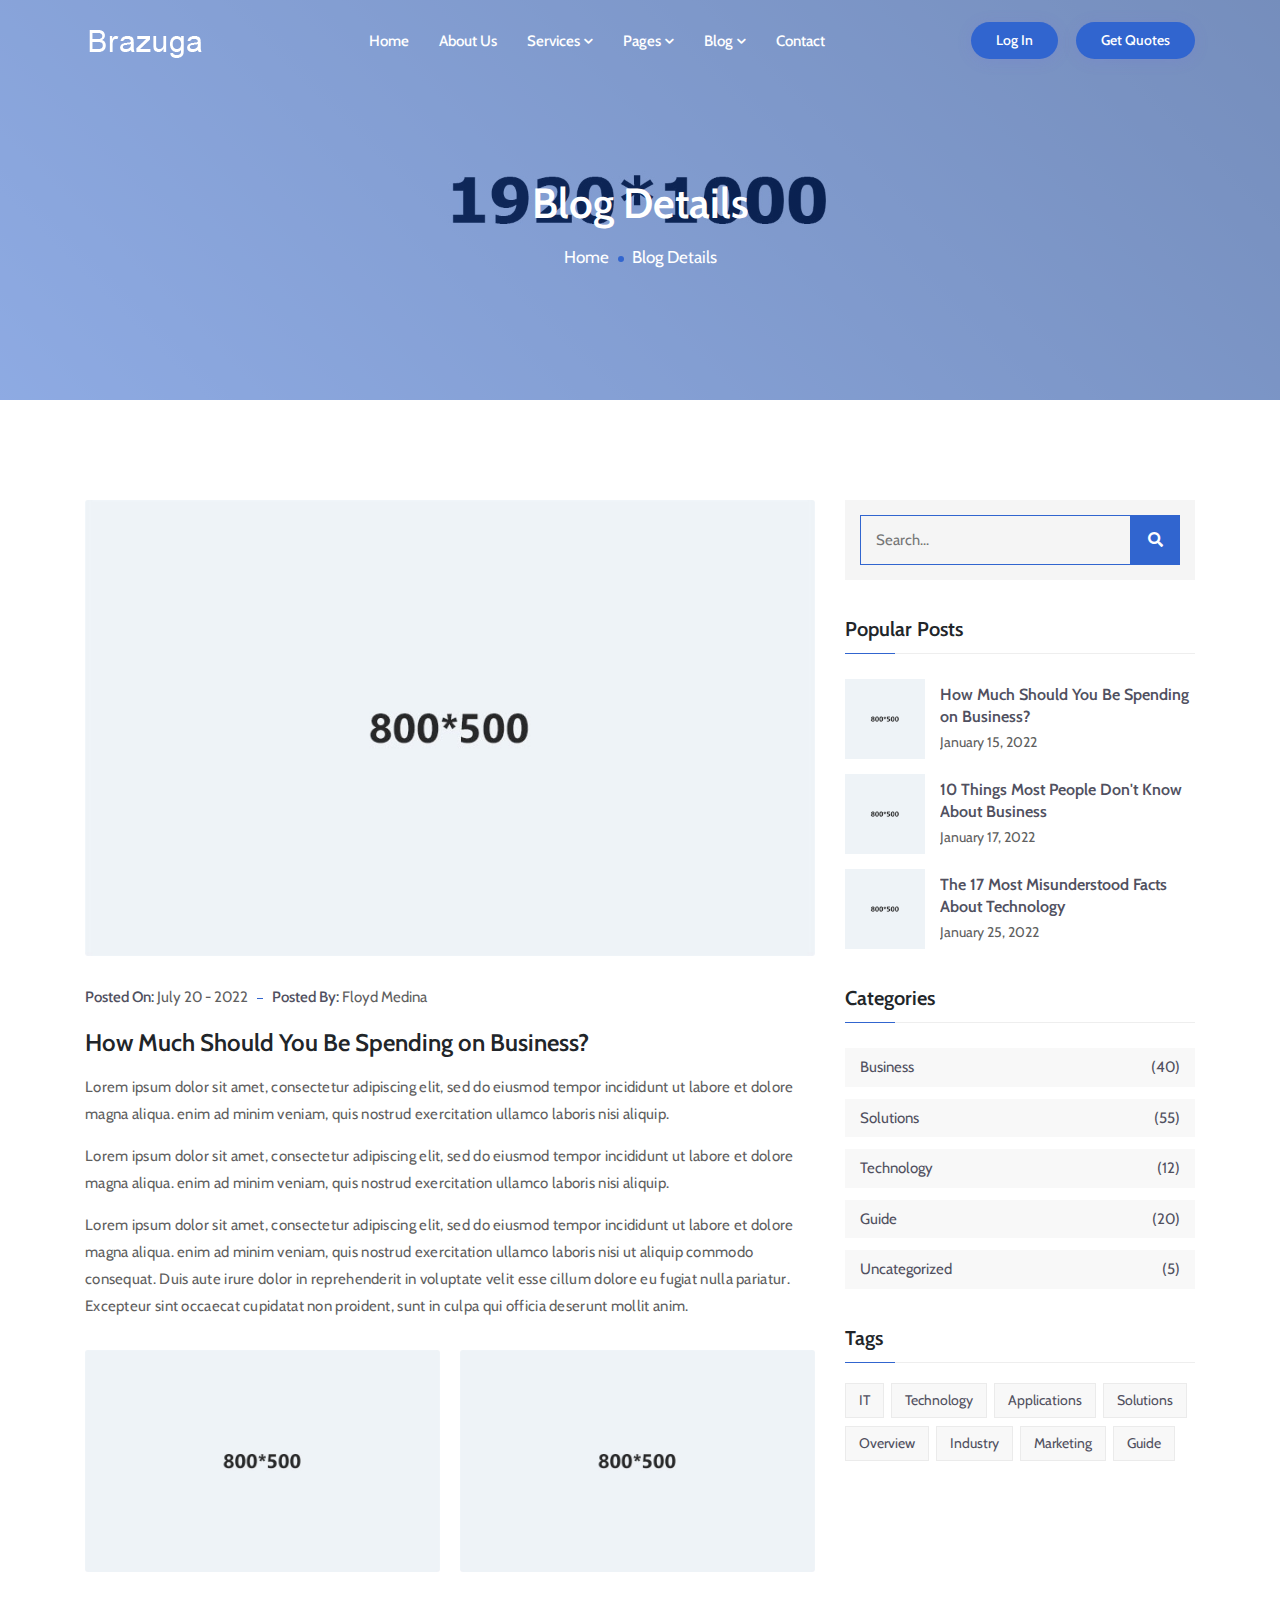
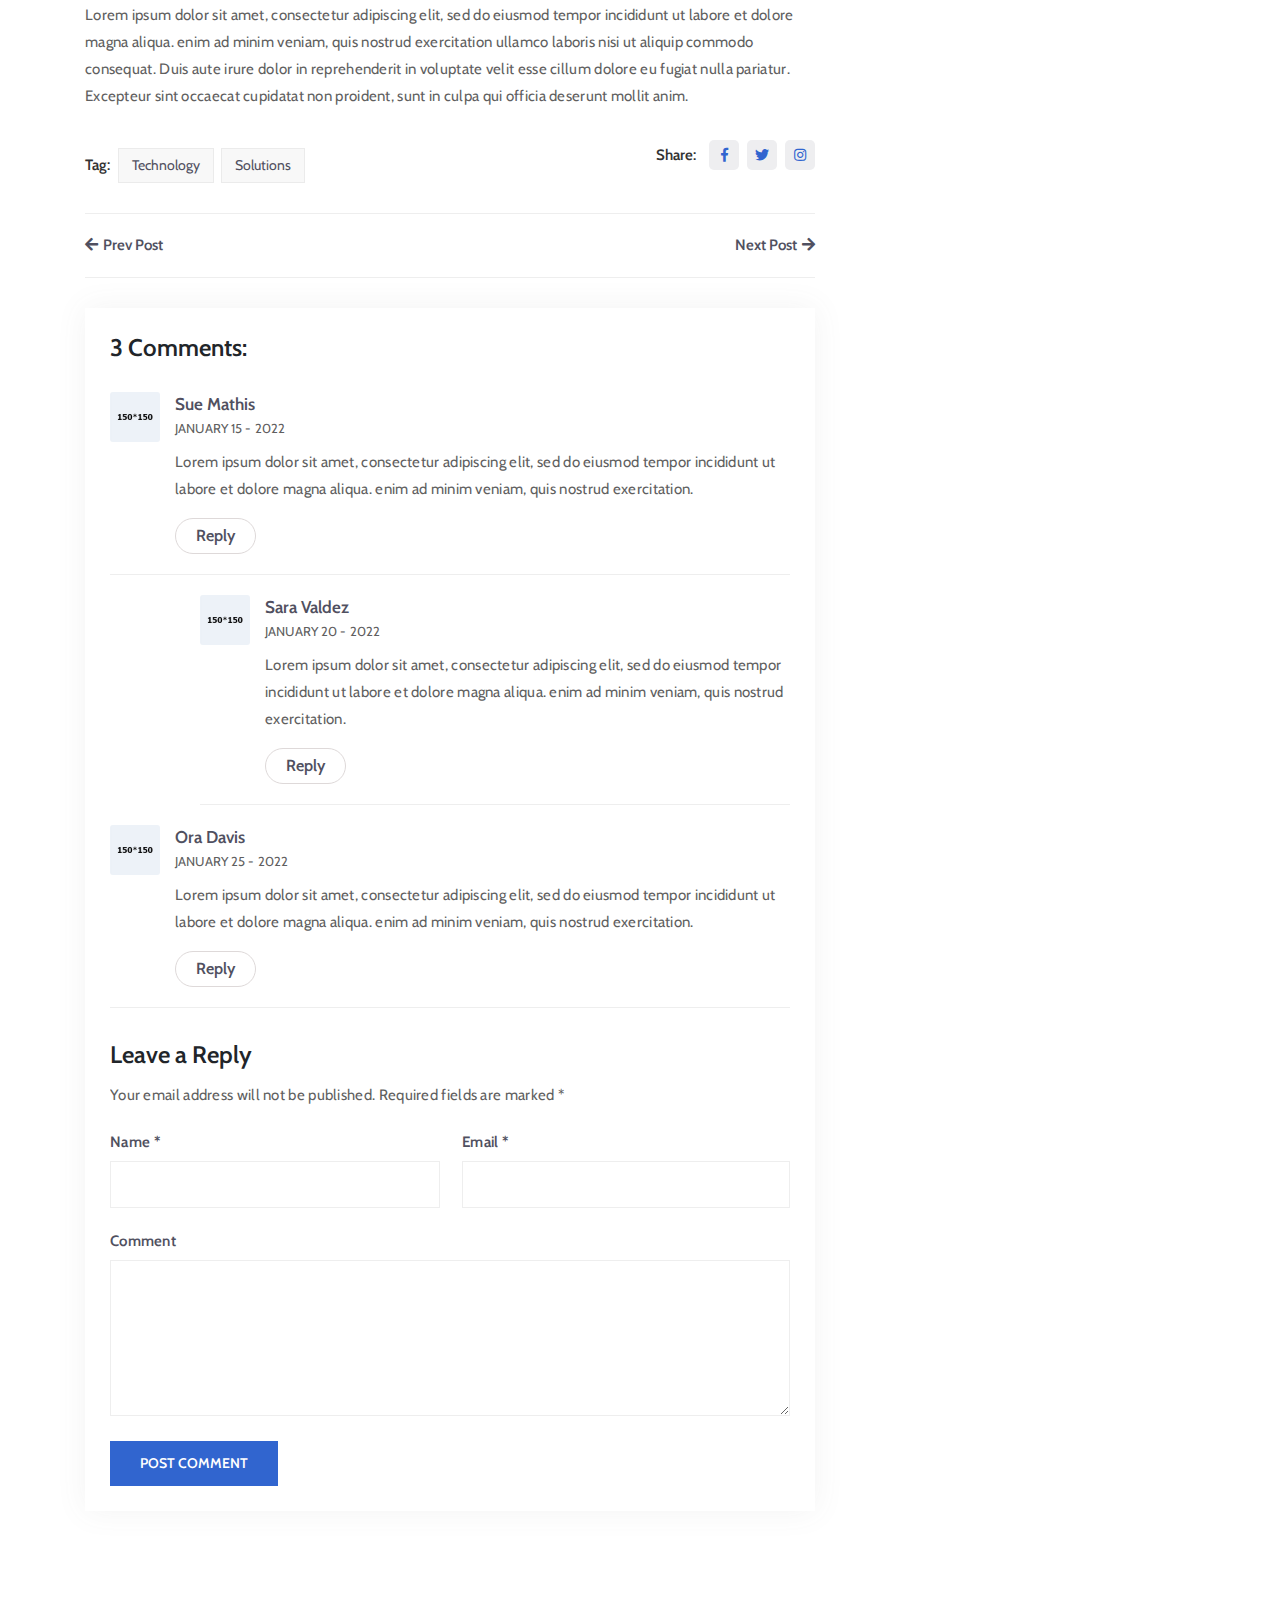
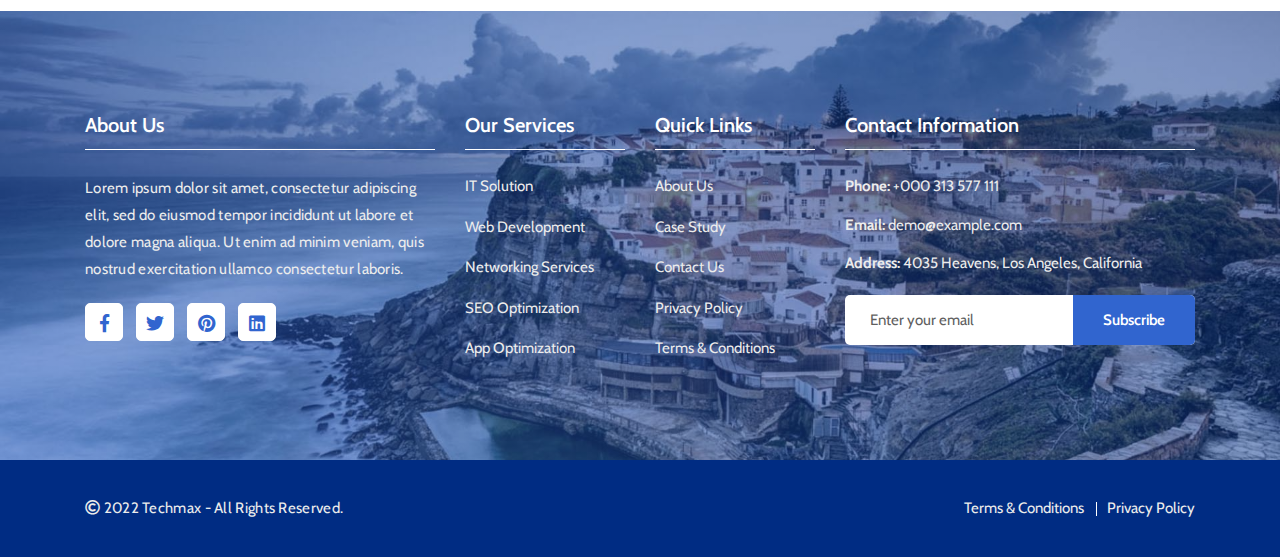
<file: single-blog.html>
<!doctype html>
<html lang="zxx">

<head>
	<!-- Required meta tags -->
	<meta charset="utf-8">
	<meta name="viewport" content="width=device-width, initial-scale=1, shrink-to-fit=no">
	<!-- Title -->
	<title>Techmax - IT Solutions and Technology Website Template</title>
	<!-- Google Fonts -->
	<link href="https://fonts.googleapis.com/css2?family=Cabin:wght@400;500;600;700&display=swap" rel="stylesheet">
	<!-- Favicon -->
	<link rel="icon" type="image/png" href="assets/img/favicon.png">
	<!-- Bootstrap Min CSS -->
	<link rel="stylesheet" href="assets/css/bootstrap.min.css">
	<!-- Animate Min CSS -->
	<link rel="stylesheet" href="assets/css/animate.min.css">
	<!-- FlatIcon CSS -->
	<link rel="stylesheet" href="assets/css/pe-icon-7-stroke.css">
	<!-- Font Awesome Min CSS -->
	<link rel="stylesheet" href="assets/css/fontawesome.min.css">
	<!-- Mran Menu CSS -->
	<link rel="stylesheet" href="assets/css/meanmenu.css">
	<!-- Owl Carousel Min CSS -->
	<link rel="stylesheet" href="assets/css/owl.carousel.min.css">
	<!-- Style CSS -->
	<link rel="stylesheet" href="assets/css/style.css">
	<!-- Responsive CSS -->
	<link rel="stylesheet" href="assets/css/responsive.css">
</head>

<body>

	<!-- Start Preloader Area -->
	<div class="preloader">
		<div class="d-table">
			<div class="d-table-cell">
			<div class="lds-spinner">
				<div></div><div></div><div></div>
				<div></div><div></div><div></div>
				<div></div><div></div><div></div>
				<div></div><div></div><div></div>
			</div>
			</div>
		</div>
	</div>
	<!-- End Preloader Area -->
	
	<!-- Start Navbar Area -->
	<div class="navbar-area">
		<div class="techmax-responsive-nav">
			<div class="container">
				<div class="techmax-responsive-menu">
					<div class="logo">
						<a href="index.html">
							<img src="assets/img/logo.png" class="white-logo" alt="logo">
							<img src="assets/img/logo-black.png" class="black-logo" alt="logo">
						</a>
					</div>
				</div>
			</div>
		</div>
		<div class="techmax-nav">
			<div class="container">
				<nav class="navbar navbar-expand-md navbar-light">
					<a class="navbar-brand" href="index.html">
						<img src="assets/img/logo.png" class="white-logo" alt="logo">
						<img src="assets/img/logo-black.png" class="black-logo" alt="logo">
					</a>
					<div class="collapse navbar-collapse mean-menu" id="navbarSupportedContent">
						<ul class="navbar-nav">
							<li class="nav-item"> 
								<a href="index.html" class="nav-link">Home</a>
							</li>
							<li class="nav-item">
								<a href="about.html" class="nav-link">About Us</a>
							</li>
							<li class="nav-item">
								<a href="#" class="nav-link">Services <i class="fas fa-chevron-down"></i></a>
								<ul class="dropdown-menu">
									<li class="nav-item"> 
										<a href="services.html" class="nav-link">Services</a>
									</li>
									<li class="nav-item"> 
										<a href="single-services.html" class="nav-link">Services Details</a>
									</li>
								</ul>
							</li>
							<li class="nav-item"> 
								<a href="#" class="nav-link">Pages <i class="fas fa-chevron-down"></i></a>
								<ul class="dropdown-menu">
									<li class="nav-item">
										<a href="projects.html" class="nav-link">Projects</a>
									</li>
									<li class="nav-item">
										<a href="single-projects.html" class="nav-link">Projects Details</a>
									</li>
									<li class="nav-item">
										<a href="pricing.html" class="nav-link">Pricing</a>
									</li>
									<li class="nav-item">
										<a href="faq.html" class="nav-link">FAQ</a>
									</li>
									<li class="nav-item">
										<a href="coming-soon.html" class="nav-link">Coming Soon</a>
									</li>
									<li class="nav-item">
										<a href="terms-condition.html" class="nav-link">Terms & Conditions</a>
									</li>
									<li class="nav-item">
										<a href="privacy-policy.html" class="nav-link">Privacy Policy</a>
									</li>
								</ul>
							</li>
							<li class="nav-item">
								<a href="#" class="nav-link">Blog <i class="fas fa-chevron-down"></i></a>
								<ul class="dropdown-menu">
									<li class="nav-item">
										<a href="blog-1.html" class="nav-link">Blog Grid</a>
									</li>
									<li class="nav-item">
										<a href="single-blog.html" class="nav-link">Blog Details</a>
									</li>
								</ul>
							</li>
							<li class="nav-item">
								<a href="contact.html" class="nav-link">Contact</a>
							</li>
						</ul>
						<div class="other-option">
							<a class="default-btn nav-btn-1" href="#0">Log In <span></span></a>
							<a class="default-btn" href="#0">Get Quotes <span></span></a>
						</div>
					</div>
				</nav>
			</div>
		</div>
	</div>
	<!-- End Navbar Area -->
	
	<!-- Start Page Title Area -->
	<div class="page-title-area item-bg1">
		<div class="d-table">
			<div class="d-table-cell">
				<div class="container">
					<div class="page-title-content">
						<h2>Blog Details</h2>
						<ul>
							<li><a href="index.html">Home</a>
							</li>
							<li>Blog Details</li>
						</ul>
					</div>
				</div>
			</div>
		</div>
	</div>
	<!-- End Page Title Area -->
	
	<!-- Start Blog Details Area -->
	<section class="blog-details-area section-padding">
		<div class="container">
			<div class="row">
				<div class="col-lg-8 col-md-12">
					<div class="blog-details-desc">
						<div class="article-image">
							<img src="assets/img/blog-details/blog-details-3.jpg" alt="image">
						</div>
						<div class="article-content">
							<div class="entry-meta">
								<ul>
									<li> <span>Posted On:</span>  <a href="#">July 20 - 2022</a>
									</li>
									<li> <span>Posted By:</span>  <a href="#">Floyd Medina</a>
									</li>
								</ul>
							</div>
							<h3>How Much Should You Be Spending on Business?</h3>
							<p>Lorem ipsum dolor sit amet, consectetur adipiscing elit, sed do eiusmod tempor incididunt ut labore et dolore magna aliqua. enim ad minim veniam, quis nostrud exercitation ullamco laboris nisi aliquip.</p>
							<p>Lorem ipsum dolor sit amet, consectetur adipiscing elit, sed do eiusmod tempor incididunt ut labore et dolore magna aliqua. enim ad minim veniam, quis nostrud exercitation ullamco laboris nisi aliquip.</p>
							<p>Lorem ipsum dolor sit amet, consectetur adipiscing elit, sed do eiusmod tempor incididunt ut labore et dolore magna aliqua. enim ad minim veniam, quis nostrud exercitation ullamco laboris nisi ut aliquip commodo consequat. Duis aute irure dolor in reprehenderit in voluptate velit esse cillum dolore eu fugiat nulla pariatur. Excepteur sint occaecat cupidatat non proident, sunt in culpa qui officia deserunt mollit anim.</p>
							<ul class="wp-block-gallery columns-3">
								<li class="blocks-gallery-item">
									<figure>
										<img src="assets/img/blog-details/blog-details-1.jpg" alt="image">
									</figure>
								</li>
								<li class="blocks-gallery-item">
									<figure>
										<img src="assets/img/blog-details/blog-details-2.jpg" alt="image">
									</figure>
								</li>
							</ul>
							<p>Lorem ipsum dolor sit amet, consectetur adipiscing elit, sed do eiusmod tempor incididunt ut labore et dolore magna aliqua. enim ad minim veniam, quis nostrud exercitation ullamco laboris nisi ut aliquip commodo consequat. Duis aute irure dolor in reprehenderit in voluptate velit esse cillum dolore eu fugiat nulla pariatur. Excepteur sint occaecat cupidatat non proident, sunt in culpa qui officia deserunt mollit anim.</p>
						</div>
						<div class="article-footer">
							<div class="article-tags">
								<span>Tag:</span>
								<a href="#">Technology</a>
								<a href="#">Solutions</a>
							</div>
							<div class="article-share">
								<ul class="social">
									<li><span>Share:</span></li>
									<li>
										<a href="#"> <i class="fab fa-facebook-f"></i></a>
									</li>
									<li>
										<a href="#"> <i class="fab fa-twitter"></i></a>
									</li>
									<li>
										<a href="#"> <i class="fab fa-instagram"></i></a>
									</li>
								</ul>
							</div>
						</div>
						<div class="post-navigation">
							<div class="navigation-links">
								<div class="nav-previous">
									<a href="#"> <i class="fa fa-arrow-left"></i> Prev Post</a>
								</div>
								<div class="nav-next"> <a href="#">
                                            Next Post 
                                            <i class="fa fa-arrow-right"></i>
                                        </a>
								</div>
							</div>
						</div>
						<div class="comments-area">
							<h3 class="comments-title">3 Comments:</h3>
							<ol class="comment-list">
								<li class="comment">
									<article class="comment-body">
										<footer class="comment-meta">
											<div class="comment-author vcard">
												<img src="assets/img/client/comment-1.jpg" class="avatar" alt="image">
												<b class="fn">Sue Mathis</b>
												<span class="says">says:</span>
											</div>
											<div class="comment-metadata">
												<a href="#">
													<span>January 15 - 2022</span>
												</a>
											</div>
										</footer>
										<div class="comment-content">
											<p>Lorem ipsum dolor sit amet, consectetur adipiscing elit, sed do eiusmod tempor incididunt ut labore et dolore magna aliqua. enim ad minim veniam, quis nostrud exercitation.</p>
										</div>
										<div class="reply"> <a href="#" class="comment-reply-link">Reply</a>
										</div>
									</article>
									<ol class="children">
										<li class="comment">
											<article class="comment-body">
												<footer class="comment-meta">
													<div class="comment-author vcard">
														<img src="assets/img/client/comment-2.jpg" class="avatar" alt="image">
														<b class="fn">Sara Valdez</b>
														<span class="says">says:</span>
													</div>
													<div class="comment-metadata">
														<a href="#">
															<span>January 20 - 2022</span>
														</a>
													</div>
												</footer>
												<div class="comment-content">
													<p>Lorem ipsum dolor sit amet, consectetur adipiscing elit, sed do eiusmod tempor incididunt ut labore et dolore magna aliqua. enim ad minim veniam, quis nostrud exercitation.</p>
												</div>
												<div class="reply"> <a href="#" class="comment-reply-link">Reply</a>
												</div>
											</article>
										</li>
									</ol>
								</li>
								<li class="comment">
									<article class="comment-body">
										<footer class="comment-meta">
											<div class="comment-author vcard">
												<img src="assets/img/client/comment-3.jpg" class="avatar" alt="image">
												<b class="fn">Ora Davis</b>
												<span class="says">says:</span>
											</div>
											<div class="comment-metadata">
												<a href="#">
													<span>January 25 - 2022</span>
												</a>
											</div>
										</footer>
										<div class="comment-content">
											<p>Lorem ipsum dolor sit amet, consectetur adipiscing elit, sed do eiusmod tempor incididunt ut labore et dolore magna aliqua. enim ad minim veniam, quis nostrud exercitation.</p>
										</div>
										<div class="reply"> <a href="#" class="comment-reply-link">Reply</a></div>
									</article>
								</li>
							</ol>
							<div class="comment-respond">
								<h3 class="comment-reply-title">Leave a Reply</h3>
								<form class="comment-form">
									<p class="comment-notes"> <span id="email-notes">Your email address will not be published.</span>
										Required fields are marked <span class="required">*</span>
									</p>
									<p class="comment-form-author">
										<label>Name <span class="required">*</span>
										</label>
										<input type="text" id="author" name="author" required="required">
									</p>
									<p class="comment-form-email">
										<label>Email <span class="required">*</span>
										</label>
										<input type="email" id="email" name="email" required="required">
									</p>
									<p class="comment-form-comment">
										<label>Comment</label>
										<textarea name="comment" id="comment" cols="45" rows="5" maxlength="65525" required="required"></textarea>
									</p>
									<p class="form-submit">
										<input type="submit" name="submit" id="submit" class="submit" value="Post Comment">
									</p>
								</form>
							</div>
						</div>
					</div>
				</div>
				<div class="col-lg-4 col-md-12">
					<aside class="widget-area" id="secondary">
						<section class="widget widget_search">
							<form class="search-form search-top">
								<label> <span class="screen-reader-text">Search for:</span>
									<input type="search" class="search-field" placeholder="Search...">
								</label>
								<button type="submit"> <i class="fas fa-search"></i>
								</button>
							</form>
						</section>
						<section class="widget widget_techmax_posts_thumb">
							<h3 class="widget-title">Popular Posts</h3>
							<article class="item">
								<a href="#" class="thumb"> <span class="fullimage cover bg1" role="img"></span>
								</a>
								<div class="info">
									<h4 class="title usmall">
                                        <a href="#">How Much Should You Be Spending on Business?</a>
                                    </h4>
									<span>January 15, 2022</span>
								</div>
							</article>
							<article class="item">
								<a href="#" class="thumb"> <span class="fullimage cover bg2" role="img"></span>
								</a>
								<div class="info">
									<h4 class="title usmall">
                                        <a href="#">10 Things Most People Don't Know About Business</a>
                                    </h4>
									<span>January 17, 2022</span>
								</div>
							</article>
							<article class="item">
								<a href="#" class="thumb"> <span class="fullimage cover bg3" role="img"></span>
								</a>
								<div class="info">
									<h4 class="title usmall">
                                        <a href="#">The 17 Most Misunderstood Facts About Technology</a>
                                    </h4>
									<span>January 25, 2022</span>
								</div>
							</article>
						</section>
						<section class="widget widget_categories">
							<h3 class="widget-title">Categories</h3>
							<ul>
								<li> <a href="#">Business <span class="categories-link-count"> (40)</span></a></li>
								<li> <a href="#">Solutions <span class="categories-link-count"> (55)</span></a></li>
								<li> <a href="#">Technology <span class="categories-link-count"> (12)</span></a></li>
								<li> <a href="#">Guide <span class="categories-link-count"> (20)</span></a></li>
								<li> <a href="#">Uncategorized <span class="categories-link-count"> (5)</span></a></li>
							</ul>
						</section>
						<section class="widget widget_tag_cloud">
							<h3 class="widget-title">Tags</h3>
							<div class="tagcloud">
								<a href="#">IT</a>
								<a href="#"> Technology</a>
								<a href="#">Applications</a>
								<a href="#">Solutions</a>
								<a href="#">Overview</a>
								<a href="#">Industry</a>
								<a href="#">Marketing</a>
								<a href="#">Guide</a>
							</div>
						</section>
					</aside>
				</div>
			</div>
		</div>
	</section>
	<!-- End Blog Details Area -->
	
	<!-- Start Footer Section -->
	<section class="footer-area section-padding">
		<div class="container">
			<div class="row">
				<div class="col-lg-4 col-md-6 col-sm-6">
					<div class="single-footer-widget">
						<div class="footer-heading">
							<h3>About Us</h3>
						</div>
						<p>Lorem ipsum dolor sit amet, consectetur adipiscing elit, sed do eiusmod tempor incididunt ut labore et dolore magna aliqua. Ut enim ad minim veniam, quis nostrud exercitation ullamco consectetur laboris.</p>
						<ul class="footer-social">
							<li>
								<a href="#"> <i class="fab fa-facebook-f"></i>
								</a>
							</li>
							<li>
								<a href="#"> <i class="fab fa-twitter"></i>
								</a>
							</li>
							<li>
								<a href="#"> <i class="fab fa-pinterest"></i>
								</a>
							</li>
							<li>
								<a href="#"> <i class="fab fa-linkedin"></i>
								</a>
							</li>
						</ul>
					</div>
				</div>
				<div class="col-lg-2 col-md-6 col-sm-6">
					<div class="single-footer-widget">
						<div class="footer-heading">
							<h3>Our Services</h3>
						</div>
						<ul class="footer-quick-links">
							<li> <a href="#">IT Solution</a></li>
							<li> <a href="#">Web Development</a></li>
							<li> <a href="#">Networking Services</a></li>
							<li> <a href="#">SEO Optimization</a></li>
							<li> <a href="#">App Optimization</a></li>
						</ul>
					</div>
				</div>
				<div class="col-lg-2 col-md-6 col-sm-6">
					<div class="single-footer-widget">
						<div class="footer-heading">
							<h3>Quick Links</h3>
						</div>
						<ul class="footer-quick-links">
							<li><a href="about.html">About Us</a></li>
							<li><a href="projects.html">Case Study</a></li>
							<li><a href="contact.html">Contact Us</a></li>
							<li><a href="privacy-policy.html">Privacy Policy</a></li>
							<li><a href="terms-condition.html">Terms & Conditions</a></li>
						</ul>
					</div>
				</div>
				<div class="col-lg-4 col-md-6 col-sm-6">
					<div class="single-footer-widget">
						<div class="footer-heading">
							<h3>Contact Information</h3>
						</div>
						<div class="footer-info-contact">
							<span><strong>Phone:</strong> <a href="tel:0802235678">+000 313 577 111</a></span>
						</div>
						<div class="footer-info-contact">
							<span><strong>Email:</strong> <a href="mailto:demo@example.com">demo@example.com</a></span>
						</div>
						<div class="footer-info-contact">
							<span><strong>Address:</strong> 4035 Heavens, Los Angeles, California</span>
						</div>
						<!-- Start Subscribe Area -->
						<form class="newsletter-form">
							<input type="email" class="input-newsletter" placeholder="Enter your email" name="EMAIL" required autocomplete="off">
							<button class="default-btn" type="submit">Subscribe <span></span></button>
						</form>
						<!-- End Subscribe Area -->
					</div>
				</div>
			</div>
		</div>
	</section>
	<!-- End Footer Section -->
	
	<!-- Start Copy Right Section -->
	<div class="copyright-area">
		<div class="container">
			<div class="row align-items-center">
				<div class="col-lg-6 col-md-6">
					<p> <i class="far fa-copyright"></i> 2022 Techmax - All Rights Reserved.</p>
				</div>
				<div class="col-lg-6 col-md-6">
					<ul>
						<li> <a href="terms-condition.html">Terms & Conditions</a>
						</li>
						<li> <a href="privacy-policy.html">Privacy Policy</a>
						</li>
					</ul>
				</div>
			</div>
		</div>
	</div>
	<!-- End Copy Right Section -->
	
	<!-- Start Go Top Section -->
	<div class="go-top">
		<i class="fas fa-chevron-up"></i>
		<i class="fas fa-chevron-up"></i>
	</div>
	<!-- End Go Top Section -->
	
	<!-- jQuery Min JS -->
	<script src="assets/js/jquery.min.js"></script>
	<!-- Bootstrap Min JS -->
	<script src="assets/js/bootstrap.min.js"></script>
	<!-- MeanMenu JS  -->
	<script src="assets/js/jquery.meanmenu.js"></script>
	<!-- Appear Min JS -->
	<script src="assets/js/jquery.appear.min.js"></script>
	<!-- CounterUp Min JS -->
	<script src="assets/js/jquery.waypoints.min.js"></script>
	<script src="assets/js/jquery.counterup.min.js"></script>
	<!-- Owl Carousel Min JS -->
	<script src="assets/js/owl.carousel.min.js"></script>
	<!-- WOW Min JS -->
	<script src="assets/js/wow.min.js"></script>
	<!-- Main JS -->
	<script src="assets/js/main.js"></script>
	
</body>

</html>
</file>
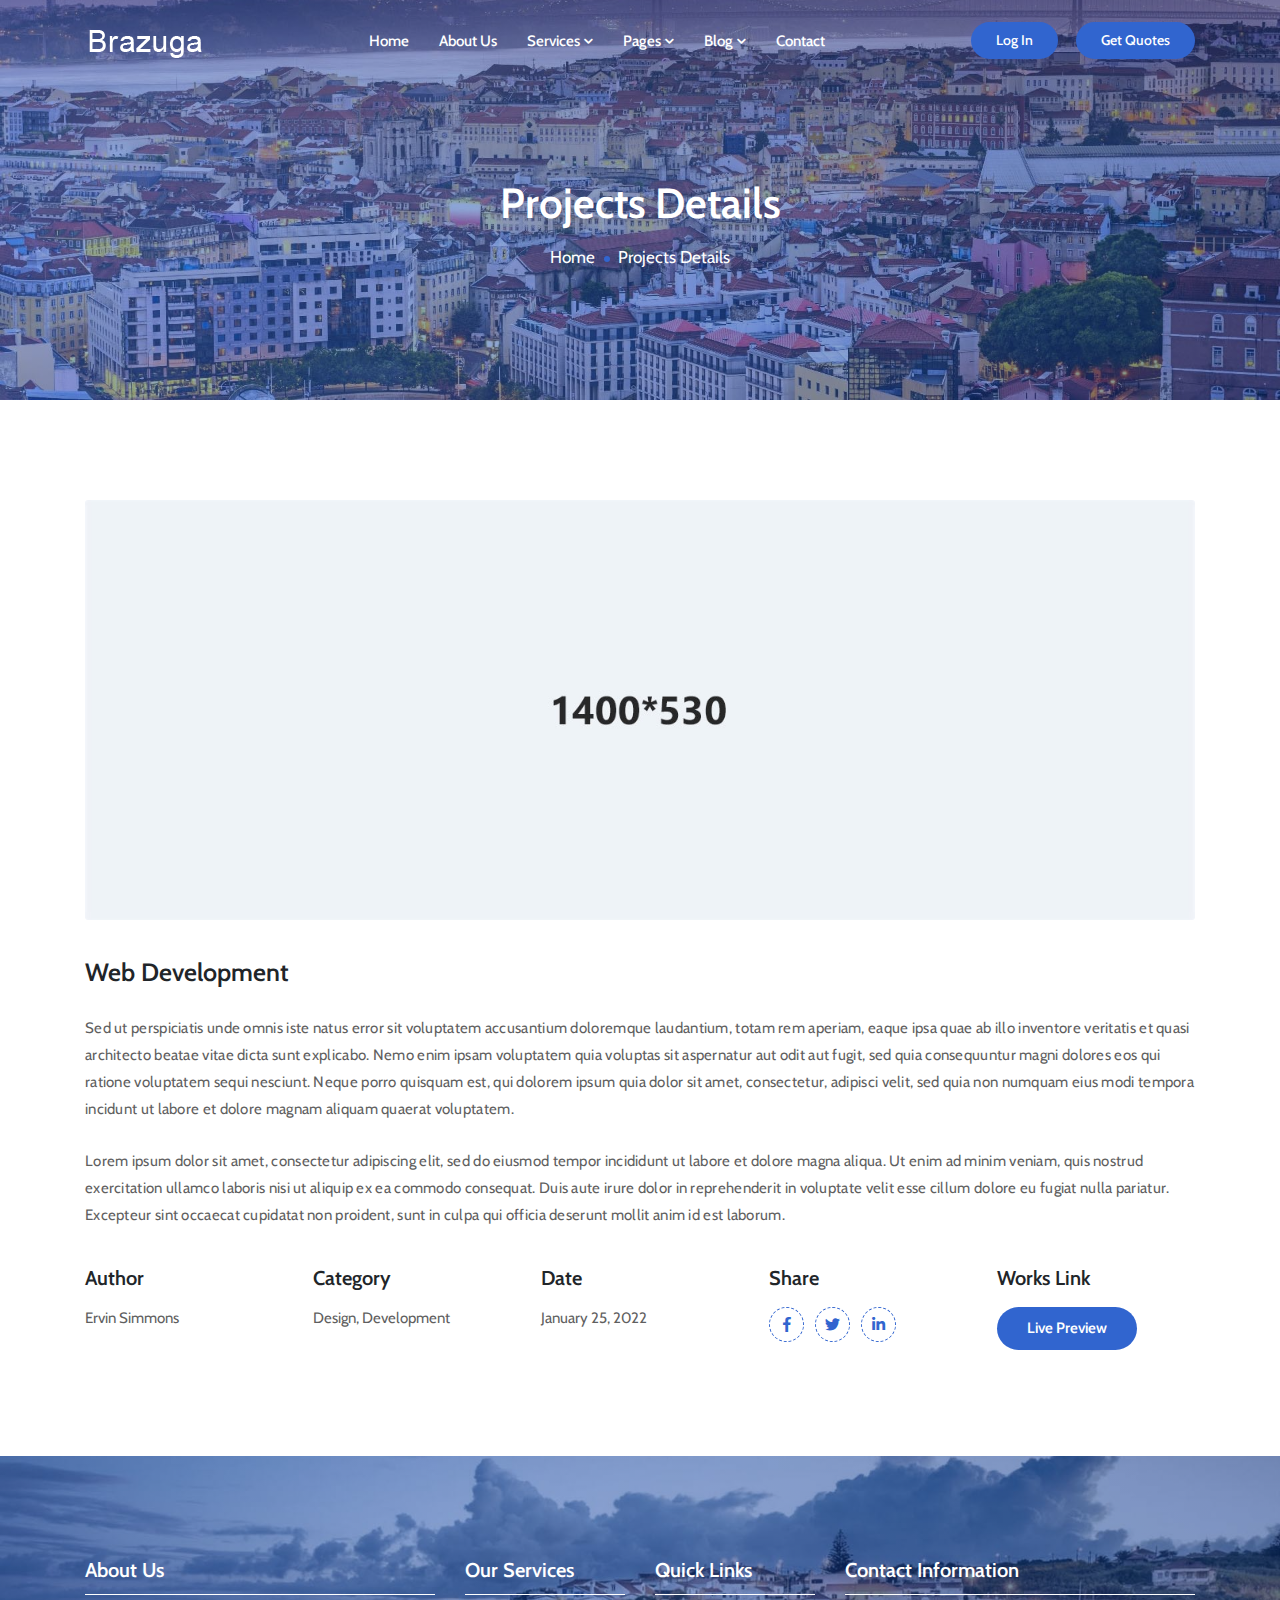
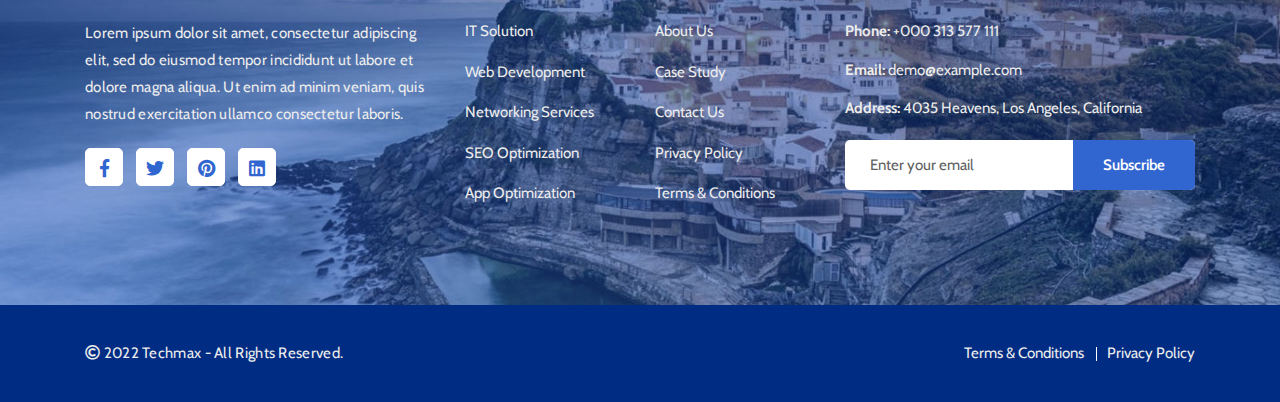
<file: single-projects.html>
<!doctype html>
<html lang="zxx">

<head>
	<!-- Required meta tags -->
	<meta charset="utf-8">
	<meta name="viewport" content="width=device-width, initial-scale=1, shrink-to-fit=no">
	<!-- Title -->
	<title>Techmax - IT Solutions and Technology Website Template</title>
	<!-- Google Fonts -->
	<link href="https://fonts.googleapis.com/css2?family=Cabin:wght@400;500;600;700&display=swap" rel="stylesheet">
	<!-- Favicon -->
	<link rel="icon" type="image/png" href="assets/img/favicon.png">
	<!-- Bootstrap Min CSS -->
	<link rel="stylesheet" href="assets/css/bootstrap.min.css">
	<!-- Animate Min CSS -->
	<link rel="stylesheet" href="assets/css/animate.min.css">
	<!-- FlatIcon CSS -->
	<link rel="stylesheet" href="assets/css/pe-icon-7-stroke.css">
	<!-- Font Awesome Min CSS -->
	<link rel="stylesheet" href="assets/css/fontawesome.min.css">
	<!-- Mran Menu CSS -->
	<link rel="stylesheet" href="assets/css/meanmenu.css">
	<!-- Owl Carousel Min CSS -->
	<link rel="stylesheet" href="assets/css/owl.carousel.min.css">
	<!-- Style CSS -->
	<link rel="stylesheet" href="assets/css/style.css">
	<!-- Responsive CSS -->
	<link rel="stylesheet" href="assets/css/responsive.css">
</head>

<body>

	<!-- Start Preloader Area -->
	<div class="preloader">
		<div class="d-table">
			<div class="d-table-cell">
			<div class="lds-spinner">
				<div></div><div></div><div></div>
				<div></div><div></div><div></div>
				<div></div><div></div><div></div>
				<div></div><div></div><div></div>
			</div>
			</div>
		</div>
	</div>
	<!-- End Preloader Area -->
	
	<!-- Start Navbar Area -->
	<div class="navbar-area">
		<div class="techmax-responsive-nav">
			<div class="container">
				<div class="techmax-responsive-menu">
					<div class="logo">
						<a href="index.html">
							<img src="assets/img/logo.png" class="white-logo" alt="logo">
							<img src="assets/img/logo-black.png" class="black-logo" alt="logo">
						</a>
					</div>
				</div>
			</div>
		</div>
		<div class="techmax-nav">
			<div class="container">
				<nav class="navbar navbar-expand-md navbar-light">
					<a class="navbar-brand" href="index.html">
						<img src="assets/img/logo.png" class="white-logo" alt="logo">
						<img src="assets/img/logo-black.png" class="black-logo" alt="logo">
					</a>
					<div class="collapse navbar-collapse mean-menu" id="navbarSupportedContent">
						<ul class="navbar-nav">
							<li class="nav-item"> 
								<a href="index.html" class="nav-link">Home</a>
							</li>
							<li class="nav-item">
								<a href="about.html" class="nav-link">About Us</a>
							</li>
							<li class="nav-item">
								<a href="#" class="nav-link">Services <i class="fas fa-chevron-down"></i></a>
								<ul class="dropdown-menu">
									<li class="nav-item"> 
										<a href="services.html" class="nav-link">Services</a>
									</li>
									<li class="nav-item"> 
										<a href="single-services.html" class="nav-link">Services Details</a>
									</li>
								</ul>
							</li>
							<li class="nav-item"> 
								<a href="#" class="nav-link">Pages <i class="fas fa-chevron-down"></i></a>
								<ul class="dropdown-menu">
									<li class="nav-item">
										<a href="projects.html" class="nav-link">Projects</a>
									</li>
									<li class="nav-item">
										<a href="single-projects.html" class="nav-link">Projects Details</a>
									</li>
									<li class="nav-item">
										<a href="pricing.html" class="nav-link">Pricing</a>
									</li>
									<li class="nav-item">
										<a href="faq.html" class="nav-link">FAQ</a>
									</li>
									<li class="nav-item">
										<a href="coming-soon.html" class="nav-link">Coming Soon</a>
									</li>
									<li class="nav-item">
										<a href="terms-condition.html" class="nav-link">Terms & Conditions</a>
									</li>
									<li class="nav-item">
										<a href="privacy-policy.html" class="nav-link">Privacy Policy</a>
									</li>
								</ul>
							</li>
							<li class="nav-item">
								<a href="#" class="nav-link">Blog <i class="fas fa-chevron-down"></i></a>
								<ul class="dropdown-menu">
									<li class="nav-item">
										<a href="blog-1.html" class="nav-link">Blog Grid</a>
									</li>
									<li class="nav-item">
										<a href="single-blog.html" class="nav-link">Blog Details</a>
									</li>
								</ul>
							</li>
							<li class="nav-item">
								<a href="contact.html" class="nav-link">Contact</a>
							</li>
						</ul>
						<div class="other-option">
							<a class="default-btn nav-btn-1" href="#0">Log In <span></span></a>
							<a class="default-btn" href="#0">Get Quotes <span></span></a>
						</div>
					</div>
				</nav>
			</div>
		</div>
	</div>
	<!-- End Navbar Area -->
	
	<!-- Start Page Title Area -->
	<div class="page-title-area item-bg2">
		<div class="d-table">
			<div class="d-table-cell">
				<div class="container">
					<div class="page-title-content">
						<h2>Projects Details</h2>
						<ul>
							<li><a href="index.html">Home</a>
							</li>
							<li>Projects Details</li>
						</ul>
					</div>
				</div>
			</div>
		</div>
	</div>
	<!-- End Page Title Area -->
	
	<!-- Start Project Details Area -->
	<section class="project-details-area section-padding">
		<div class="container">
			<div class="row">
				<div class="col-lg-12 col-md-12">
					<div class="image-sliders owl-carousel owl-theme">
						<div class="project-details-image">
							<img src="assets/img/project-details/project-details-1.jpg" alt="image">
						</div>
						<div class="project-details-image">
							<img src="assets/img/project-details/project-details-2.jpg" alt="image">
						</div>
						<div class="project-details-image">
							<img src="assets/img/project-details/project-details-3.jpg" alt="image">
						</div>
					</div>
				</div>
				<div class="col-lg-12 col-md-12">
					<div class="projects-details-desc">
						<h3>Web Development</h3>
						<div class="features-text">
							<p>Sed ut perspiciatis unde omnis iste natus error sit voluptatem accusantium doloremque laudantium, totam rem aperiam, eaque ipsa quae ab illo inventore veritatis et quasi architecto beatae vitae dicta sunt explicabo. Nemo enim ipsam voluptatem quia voluptas sit aspernatur aut odit aut fugit, sed quia consequuntur magni dolores eos qui ratione voluptatem sequi nesciunt. Neque porro quisquam est, qui dolorem ipsum quia dolor sit amet, consectetur, adipisci velit, sed quia non numquam eius modi tempora incidunt ut labore et dolore magnam aliquam quaerat voluptatem.</p>
						</div>
						<p>Lorem ipsum dolor sit amet, consectetur adipiscing elit, sed do eiusmod tempor incididunt ut labore et dolore magna aliqua. Ut enim ad minim veniam, quis nostrud exercitation ullamco laboris nisi ut aliquip ex ea commodo consequat. Duis aute irure dolor in reprehenderit in voluptate velit esse cillum dolore eu fugiat nulla pariatur. Excepteur sint occaecat cupidatat non proident, sunt in culpa qui officia deserunt mollit anim id est laborum.</p>
						<div class="project-details-info">
							<div class="single-info-box">
								<h4>Author</h4>
								<span>Ervin Simmons</span>
							</div>
							<div class="single-info-box">
								<h4>Category</h4>
								<span>Design, Development</span>
							</div>
							<div class="single-info-box">
								<h4>Date</h4>
								<span>January 25, 2022</span>
							</div>
							<div class="single-info-box">
								<h4>Share</h4>
								<ul class="social">
									<li>
										<a href="#"> <i class="fab fa-facebook-f"></i>
										</a>
									</li>
									<li>
										<a href="#"> <i class="fab fa-twitter"></i>
										</a>
									</li>
									<li>
										<a href="#"> <i class="fab fa-linkedin-in"></i>
										</a>
									</li>
								</ul>
							</div>
							<div class="single-info-box">
								<h4>Works Link</h4>
								<a href="#" class="default-btn">Live Preview <span></span></a>
							</div>
						</div>
					</div>
				</div>
			</div>
		</div>
	</section>
	<!-- End Project Details Area -->
	
	<!-- Start Footer Section -->
	<section class="footer-area section-padding">
		<div class="container">
			<div class="row">
				<div class="col-lg-4 col-md-6 col-sm-6">
					<div class="single-footer-widget">
						<div class="footer-heading">
							<h3>About Us</h3>
						</div>
						<p>Lorem ipsum dolor sit amet, consectetur adipiscing elit, sed do eiusmod tempor incididunt ut labore et dolore magna aliqua. Ut enim ad minim veniam, quis nostrud exercitation ullamco consectetur laboris.</p>
						<ul class="footer-social">
							<li>
								<a href="#"> <i class="fab fa-facebook-f"></i>
								</a>
							</li>
							<li>
								<a href="#"> <i class="fab fa-twitter"></i>
								</a>
							</li>
							<li>
								<a href="#"> <i class="fab fa-pinterest"></i>
								</a>
							</li>
							<li>
								<a href="#"> <i class="fab fa-linkedin"></i>
								</a>
							</li>
						</ul>
					</div>
				</div>
				<div class="col-lg-2 col-md-6 col-sm-6">
					<div class="single-footer-widget">
						<div class="footer-heading">
							<h3>Our Services</h3>
						</div>
						<ul class="footer-quick-links">
							<li> <a href="#">IT Solution</a></li>
							<li> <a href="#">Web Development</a></li>
							<li> <a href="#">Networking Services</a></li>
							<li> <a href="#">SEO Optimization</a></li>
							<li> <a href="#">App Optimization</a></li>
						</ul>
					</div>
				</div>
				<div class="col-lg-2 col-md-6 col-sm-6">
					<div class="single-footer-widget">
						<div class="footer-heading">
							<h3>Quick Links</h3>
						</div>
						<ul class="footer-quick-links">
							<li><a href="about.html">About Us</a></li>
							<li><a href="projects.html">Case Study</a></li>
							<li><a href="contact.html">Contact Us</a></li>
							<li><a href="privacy-policy.html">Privacy Policy</a></li>
							<li><a href="terms-condition.html">Terms & Conditions</a></li>
						</ul>
					</div>
				</div>
				<div class="col-lg-4 col-md-6 col-sm-6">
					<div class="single-footer-widget">
						<div class="footer-heading">
							<h3>Contact Information</h3>
						</div>
						<div class="footer-info-contact">
							<span><strong>Phone:</strong> <a href="tel:0802235678">+000 313 577 111</a></span>
						</div>
						<div class="footer-info-contact">
							<span><strong>Email:</strong> <a href="mailto:demo@example.com">demo@example.com</a></span>
						</div>
						<div class="footer-info-contact">
							<span><strong>Address:</strong> 4035 Heavens, Los Angeles, California</span>
						</div>
						<!-- Start Subscribe Area -->
						<form class="newsletter-form">
							<input type="email" class="input-newsletter" placeholder="Enter your email" name="EMAIL" required autocomplete="off">
							<button class="default-btn" type="submit">Subscribe <span></span></button>
						</form>
						<!-- End Subscribe Area -->
					</div>
				</div>
			</div>
		</div>
	</section>
	<!-- End Footer Section -->
	
	<!-- Start Copy Right Section -->
	<div class="copyright-area">
		<div class="container">
			<div class="row align-items-center">
				<div class="col-lg-6 col-md-6">
					<p> <i class="far fa-copyright"></i> 2022 Techmax - All Rights Reserved.</p>
				</div>
				<div class="col-lg-6 col-md-6">
					<ul>
						<li> <a href="terms-condition.html">Terms & Conditions</a>
						</li>
						<li> <a href="privacy-policy.html">Privacy Policy</a>
						</li>
					</ul>
				</div>
			</div>
		</div>
	</div>
	<!-- End Copy Right Section -->
	
	<!-- Start Go Top Section -->
	<div class="go-top">
		<i class="fas fa-chevron-up"></i>
		<i class="fas fa-chevron-up"></i>
	</div>
	<!-- End Go Top Section -->
	
	<!-- jQuery Min JS -->
	<script src="assets/js/jquery.min.js"></script>
	<!-- Bootstrap Min JS -->
	<script src="assets/js/bootstrap.min.js"></script>
	<!-- MeanMenu JS  -->
	<script src="assets/js/jquery.meanmenu.js"></script>
	<!-- Appear Min JS -->
	<script src="assets/js/jquery.appear.min.js"></script>
	<!-- CounterUp Min JS -->
	<script src="assets/js/jquery.waypoints.min.js"></script>
	<script src="assets/js/jquery.counterup.min.js"></script>
	<!-- Owl Carousel Min JS -->
	<script src="assets/js/owl.carousel.min.js"></script>
	<!-- WOW Min JS -->
	<script src="assets/js/wow.min.js"></script>
	<!-- Main JS -->
	<script src="assets/js/main.js"></script>
	
</body>

</html>
</file>
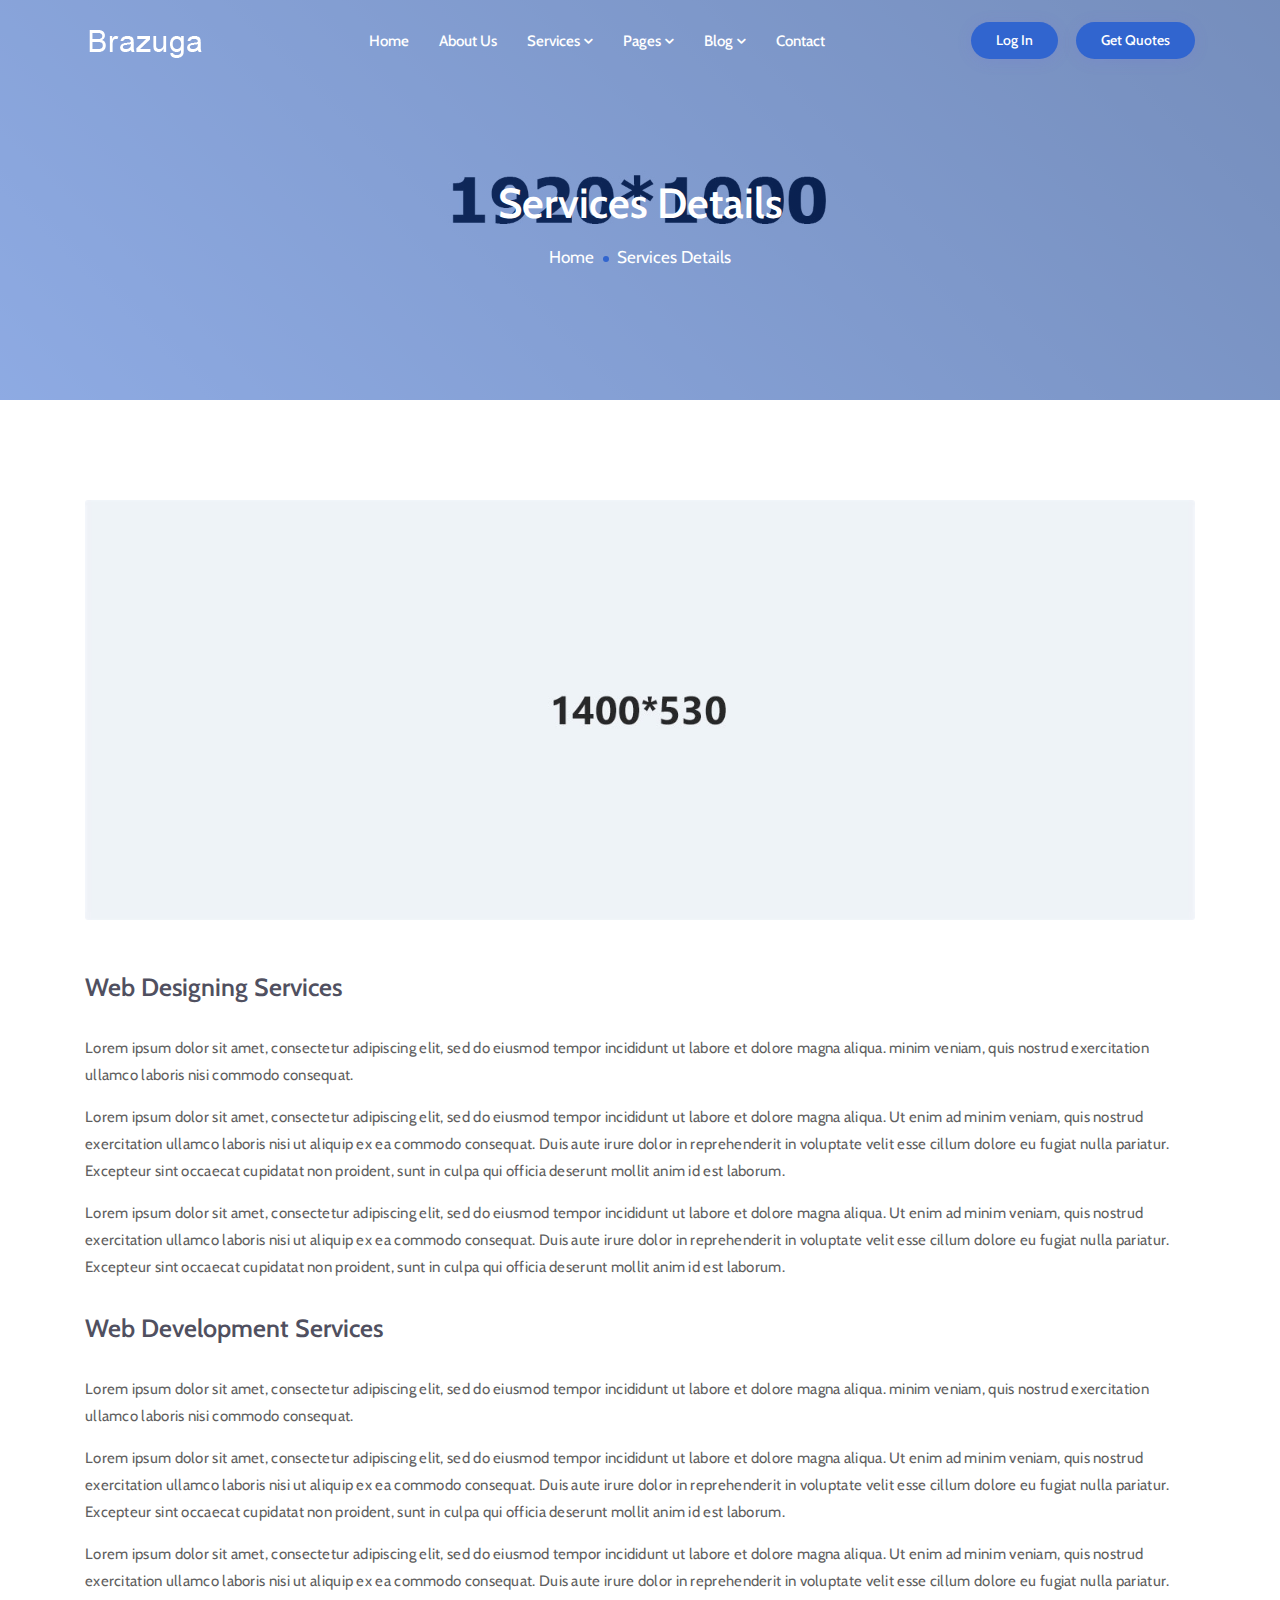
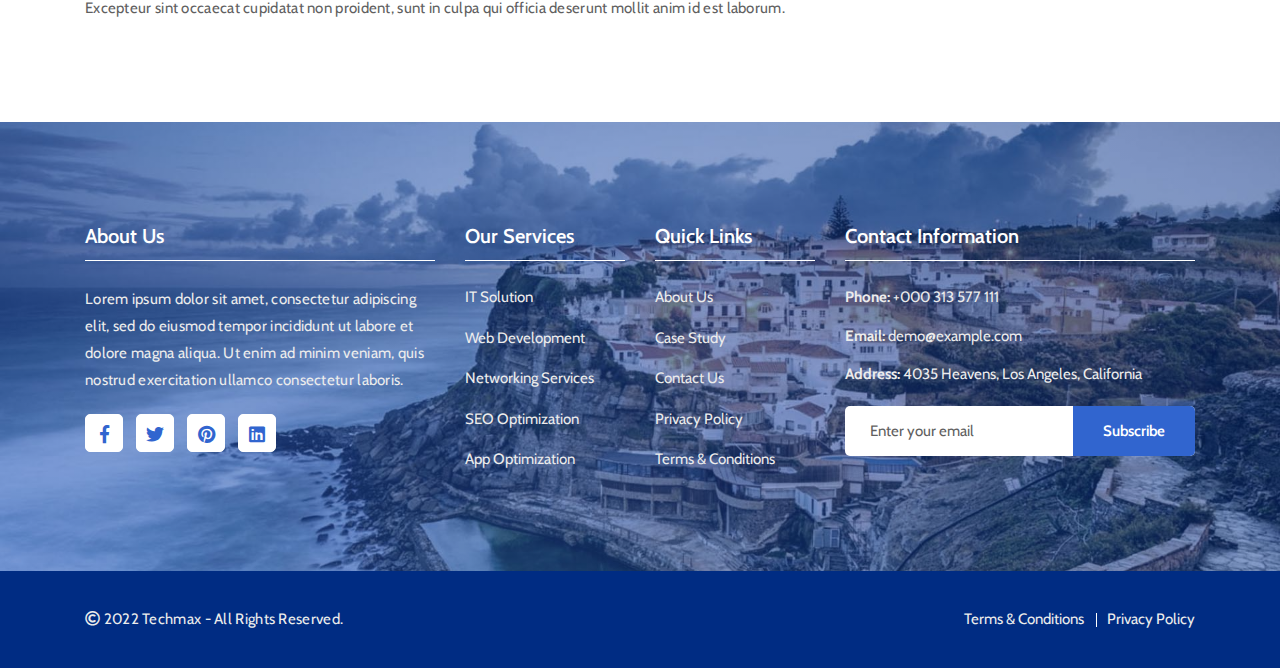
<file: single-services.html>
<!doctype html>
<html lang="zxx">

<head>
	<!-- Required meta tags -->
	<meta charset="utf-8">
	<meta name="viewport" content="width=device-width, initial-scale=1, shrink-to-fit=no">
	<!-- Title -->
	<title>Techmax - IT Solutions and Technology Website Template</title>
	<!-- Google Fonts -->
	<link href="https://fonts.googleapis.com/css2?family=Cabin:wght@400;500;600;700&display=swap" rel="stylesheet">
	<!-- Favicon -->
	<link rel="icon" type="image/png" href="assets/img/favicon.png">
	<!-- Bootstrap Min CSS -->
	<link rel="stylesheet" href="assets/css/bootstrap.min.css">
	<!-- Animate Min CSS -->
	<link rel="stylesheet" href="assets/css/animate.min.css">
	<!-- FlatIcon CSS -->
	<link rel="stylesheet" href="assets/css/pe-icon-7-stroke.css">
	<!-- Font Awesome Min CSS -->
	<link rel="stylesheet" href="assets/css/fontawesome.min.css">
	<!-- Mran Menu CSS -->
	<link rel="stylesheet" href="assets/css/meanmenu.css">
	<!-- Owl Carousel Min CSS -->
	<link rel="stylesheet" href="assets/css/owl.carousel.min.css">
	<!-- Style CSS -->
	<link rel="stylesheet" href="assets/css/style.css">
	<!-- Responsive CSS -->
	<link rel="stylesheet" href="assets/css/responsive.css">
</head>

<body>

	<!-- Start Preloader Area -->
	<div class="preloader">
		<div class="d-table">
			<div class="d-table-cell">
			<div class="lds-spinner">
				<div></div><div></div><div></div>
				<div></div><div></div><div></div>
				<div></div><div></div><div></div>
				<div></div><div></div><div></div>
			</div>
			</div>
		</div>
	</div>
	<!-- End Preloader Area -->
	
	<!-- Start Navbar Area -->
	<div class="navbar-area">
		<div class="techmax-responsive-nav">
			<div class="container">
				<div class="techmax-responsive-menu">
					<div class="logo">
						<a href="index.html">
							<img src="assets/img/logo.png" class="white-logo" alt="logo">
							<img src="assets/img/logo-black.png" class="black-logo" alt="logo">
						</a>
					</div>
				</div>
			</div>
		</div>
		<div class="techmax-nav">
			<div class="container">
				<nav class="navbar navbar-expand-md navbar-light">
					<a class="navbar-brand" href="index.html">
						<img src="assets/img/logo.png" class="white-logo" alt="logo">
						<img src="assets/img/logo-black.png" class="black-logo" alt="logo">
					</a>
					<div class="collapse navbar-collapse mean-menu" id="navbarSupportedContent">
						<ul class="navbar-nav">
							<li class="nav-item"> 
								<a href="index.html" class="nav-link">Home</a>
							</li>
							<li class="nav-item">
								<a href="about.html" class="nav-link">About Us</a>
							</li>
							<li class="nav-item">
								<a href="#" class="nav-link">Services <i class="fas fa-chevron-down"></i></a>
								<ul class="dropdown-menu">
									<li class="nav-item"> 
										<a href="services.html" class="nav-link">Services</a>
									</li>
									<li class="nav-item"> 
										<a href="single-services.html" class="nav-link">Services Details</a>
									</li>
								</ul>
							</li>
							<li class="nav-item"> 
								<a href="#" class="nav-link">Pages <i class="fas fa-chevron-down"></i></a>
								<ul class="dropdown-menu">
									<li class="nav-item">
										<a href="projects.html" class="nav-link">Projects</a>
									</li>
									<li class="nav-item">
										<a href="single-projects.html" class="nav-link">Projects Details</a>
									</li>
									<li class="nav-item">
										<a href="pricing.html" class="nav-link">Pricing</a>
									</li>
									<li class="nav-item">
										<a href="faq.html" class="nav-link">FAQ</a>
									</li>
									<li class="nav-item">
										<a href="coming-soon.html" class="nav-link">Coming Soon</a>
									</li>
									<li class="nav-item">
										<a href="terms-condition.html" class="nav-link">Terms & Conditions</a>
									</li>
									<li class="nav-item">
										<a href="privacy-policy.html" class="nav-link">Privacy Policy</a>
									</li>
								</ul>
							</li>
							<li class="nav-item">
								<a href="#" class="nav-link">Blog <i class="fas fa-chevron-down"></i></a>
								<ul class="dropdown-menu">
									<li class="nav-item">
										<a href="blog-1.html" class="nav-link">Blog Grid</a>
									</li>
									<li class="nav-item">
										<a href="single-blog.html" class="nav-link">Blog Details</a>
									</li>
								</ul>
							</li>
							<li class="nav-item">
								<a href="contact.html" class="nav-link">Contact</a>
							</li>
						</ul>
						<div class="other-option">
							<a class="default-btn nav-btn-1" href="#0">Log In <span></span></a>
							<a class="default-btn" href="#0">Get Quotes <span></span></a>
						</div>
					</div>
				</nav>
			</div>
		</div>
	</div>
	<!-- End Navbar Area -->
	
	<!-- Start Page Title Area -->
	<div class="page-title-area item-bg1">
		<div class="d-table">
			<div class="d-table-cell">
				<div class="container">
					<div class="page-title-content">
						<h2>Services Details</h2>
						<ul>
							<li><a href="index.html">Home</a></li>
							<li>Services Details</li>
						</ul>
					</div>
				</div>
			</div>
		</div>
	</div>
	<!-- End Page Title Area -->
	
	<!-- Start Services Details Area -->
	<section class="services-details-area ptb-100">
		<div class="container">
			<div class="services-details-overview">
				<div class="row align-items-center">
					<div class="col-lg-12 col-md-12">
						<div class="services-step-image">
							<img src="assets/img/services-details/services-details-1.jpg" alt="image">
						</div>
						<div class="services-step-wrapper">
							<div class="services-step-title">
								<h2>Web Designing Services</h2>
							</div>
							<div class="services-step-content">
								<p>Lorem ipsum dolor sit amet, consectetur adipiscing elit, sed do eiusmod tempor incididunt ut labore et dolore magna aliqua. minim veniam, quis nostrud exercitation ullamco laboris nisi commodo consequat.</p>
								<div class="features-text">
									<p>Lorem ipsum dolor sit amet, consectetur adipiscing elit, sed do eiusmod tempor incididunt ut labore et dolore magna aliqua. Ut enim ad minim veniam, quis nostrud exercitation ullamco laboris nisi ut aliquip ex ea commodo consequat. Duis aute irure dolor in reprehenderit in voluptate velit esse cillum dolore eu fugiat nulla pariatur. Excepteur sint occaecat cupidatat non proident, sunt in culpa qui officia deserunt mollit anim id est laborum.</p>
									<p>Lorem ipsum dolor sit amet, consectetur adipiscing elit, sed do eiusmod tempor incididunt ut labore et dolore magna aliqua. Ut enim ad minim veniam, quis nostrud exercitation ullamco laboris nisi ut aliquip ex ea commodo consequat. Duis aute irure dolor in reprehenderit in voluptate velit esse cillum dolore eu fugiat nulla pariatur. Excepteur sint occaecat cupidatat non proident, sunt in culpa qui officia deserunt mollit anim id est laborum.</p>
								</div>
							</div>
						</div>
						<div class="services-step-wrapper">
							<div class="services-step-title">
								<h2>Web Development Services</h2>
							</div>
							<div class="services-step-content">
								<p>Lorem ipsum dolor sit amet, consectetur adipiscing elit, sed do eiusmod tempor incididunt ut labore et dolore magna aliqua. minim veniam, quis nostrud exercitation ullamco laboris nisi commodo consequat.</p>
								
								<div class="features-text">
									<p>Lorem ipsum dolor sit amet, consectetur adipiscing elit, sed do eiusmod tempor incididunt ut labore et dolore magna aliqua. Ut enim ad minim veniam, quis nostrud exercitation ullamco laboris nisi ut aliquip ex ea commodo consequat. Duis aute irure dolor in reprehenderit in voluptate velit esse cillum dolore eu fugiat nulla pariatur. Excepteur sint occaecat cupidatat non proident, sunt in culpa qui officia deserunt mollit anim id est laborum.</p>
									<p>Lorem ipsum dolor sit amet, consectetur adipiscing elit, sed do eiusmod tempor incididunt ut labore et dolore magna aliqua. Ut enim ad minim veniam, quis nostrud exercitation ullamco laboris nisi ut aliquip ex ea commodo consequat. Duis aute irure dolor in reprehenderit in voluptate velit esse cillum dolore eu fugiat nulla pariatur. Excepteur sint occaecat cupidatat non proident, sunt in culpa qui officia deserunt mollit anim id est laborum.</p>
								</div>
							</div>
						</div>
					</div>
				</div>
			</div>
		</div>
	</section>
	<!-- End Services Details Area -->
	
	<!-- Start Footer Section -->
	<section class="footer-area section-padding">
		<div class="container">
			<div class="row">
				<div class="col-lg-4 col-md-6 col-sm-6">
					<div class="single-footer-widget">
						<div class="footer-heading">
							<h3>About Us</h3>
						</div>
						<p>Lorem ipsum dolor sit amet, consectetur adipiscing elit, sed do eiusmod tempor incididunt ut labore et dolore magna aliqua. Ut enim ad minim veniam, quis nostrud exercitation ullamco consectetur laboris.</p>
						<ul class="footer-social">
							<li>
								<a href="#"> <i class="fab fa-facebook-f"></i>
								</a>
							</li>
							<li>
								<a href="#"> <i class="fab fa-twitter"></i>
								</a>
							</li>
							<li>
								<a href="#"> <i class="fab fa-pinterest"></i>
								</a>
							</li>
							<li>
								<a href="#"> <i class="fab fa-linkedin"></i>
								</a>
							</li>
						</ul>
					</div>
				</div>
				<div class="col-lg-2 col-md-6 col-sm-6">
					<div class="single-footer-widget">
						<div class="footer-heading">
							<h3>Our Services</h3>
						</div>
						<ul class="footer-quick-links">
							<li> <a href="#">IT Solution</a></li>
							<li> <a href="#">Web Development</a></li>
							<li> <a href="#">Networking Services</a></li>
							<li> <a href="#">SEO Optimization</a></li>
							<li> <a href="#">App Optimization</a></li>
						</ul>
					</div>
				</div>
				<div class="col-lg-2 col-md-6 col-sm-6">
					<div class="single-footer-widget">
						<div class="footer-heading">
							<h3>Quick Links</h3>
						</div>
						<ul class="footer-quick-links">
							<li><a href="about.html">About Us</a></li>
							<li><a href="projects.html">Case Study</a></li>
							<li><a href="contact.html">Contact Us</a></li>
							<li><a href="privacy-policy.html">Privacy Policy</a></li>
							<li><a href="terms-condition.html">Terms & Conditions</a></li>
						</ul>
					</div>
				</div>
				<div class="col-lg-4 col-md-6 col-sm-6">
					<div class="single-footer-widget">
						<div class="footer-heading">
							<h3>Contact Information</h3>
						</div>
						<div class="footer-info-contact">
							<span><strong>Phone:</strong> <a href="tel:0802235678">+000 313 577 111</a></span>
						</div>
						<div class="footer-info-contact">
							<span><strong>Email:</strong> <a href="mailto:demo@example.com">demo@example.com</a></span>
						</div>
						<div class="footer-info-contact">
							<span><strong>Address:</strong> 4035 Heavens, Los Angeles, California</span>
						</div>
						<!-- Start Subscribe Area -->
						<form class="newsletter-form">
							<input type="email" class="input-newsletter" placeholder="Enter your email" name="EMAIL" required autocomplete="off">
							<button class="default-btn" type="submit">Subscribe <span></span></button>
						</form>
						<!-- End Subscribe Area -->
					</div>
				</div>
			</div>
		</div>
	</section>
	<!-- End Footer Section -->
	
	<!-- Start Copy Right Section -->
	<div class="copyright-area">
		<div class="container">
			<div class="row align-items-center">
				<div class="col-lg-6 col-md-6">
					<p> <i class="far fa-copyright"></i> 2022 Techmax - All Rights Reserved.</p>
				</div>
				<div class="col-lg-6 col-md-6">
					<ul>
						<li> <a href="terms-condition.html">Terms & Conditions</a>
						</li>
						<li> <a href="privacy-policy.html">Privacy Policy</a>
						</li>
					</ul>
				</div>
			</div>
		</div>
	</div>
	<!-- End Copy Right Section -->
	
	<!-- Start Go Top Section -->
	<div class="go-top">
		<i class="fas fa-chevron-up"></i>
		<i class="fas fa-chevron-up"></i>
	</div>
	<!-- End Go Top Section -->
	
	<!-- jQuery Min JS -->
	<script src="assets/js/jquery.min.js"></script>
	<!-- Bootstrap Min JS -->
	<script src="assets/js/bootstrap.min.js"></script>
	<!-- MeanMenu JS  -->
	<script src="assets/js/jquery.meanmenu.js"></script>
	<!-- Appear Min JS -->
	<script src="assets/js/jquery.appear.min.js"></script>
	<!-- CounterUp Min JS -->
	<script src="assets/js/jquery.waypoints.min.js"></script>
	<script src="assets/js/jquery.counterup.min.js"></script>
	<!-- Owl Carousel Min JS -->
	<script src="assets/js/owl.carousel.min.js"></script>
	<!-- WOW Min JS -->
	<script src="assets/js/wow.min.js"></script>
	<!-- Main JS -->
	<script src="assets/js/main.js"></script>
	
</body>

</html>
</file>
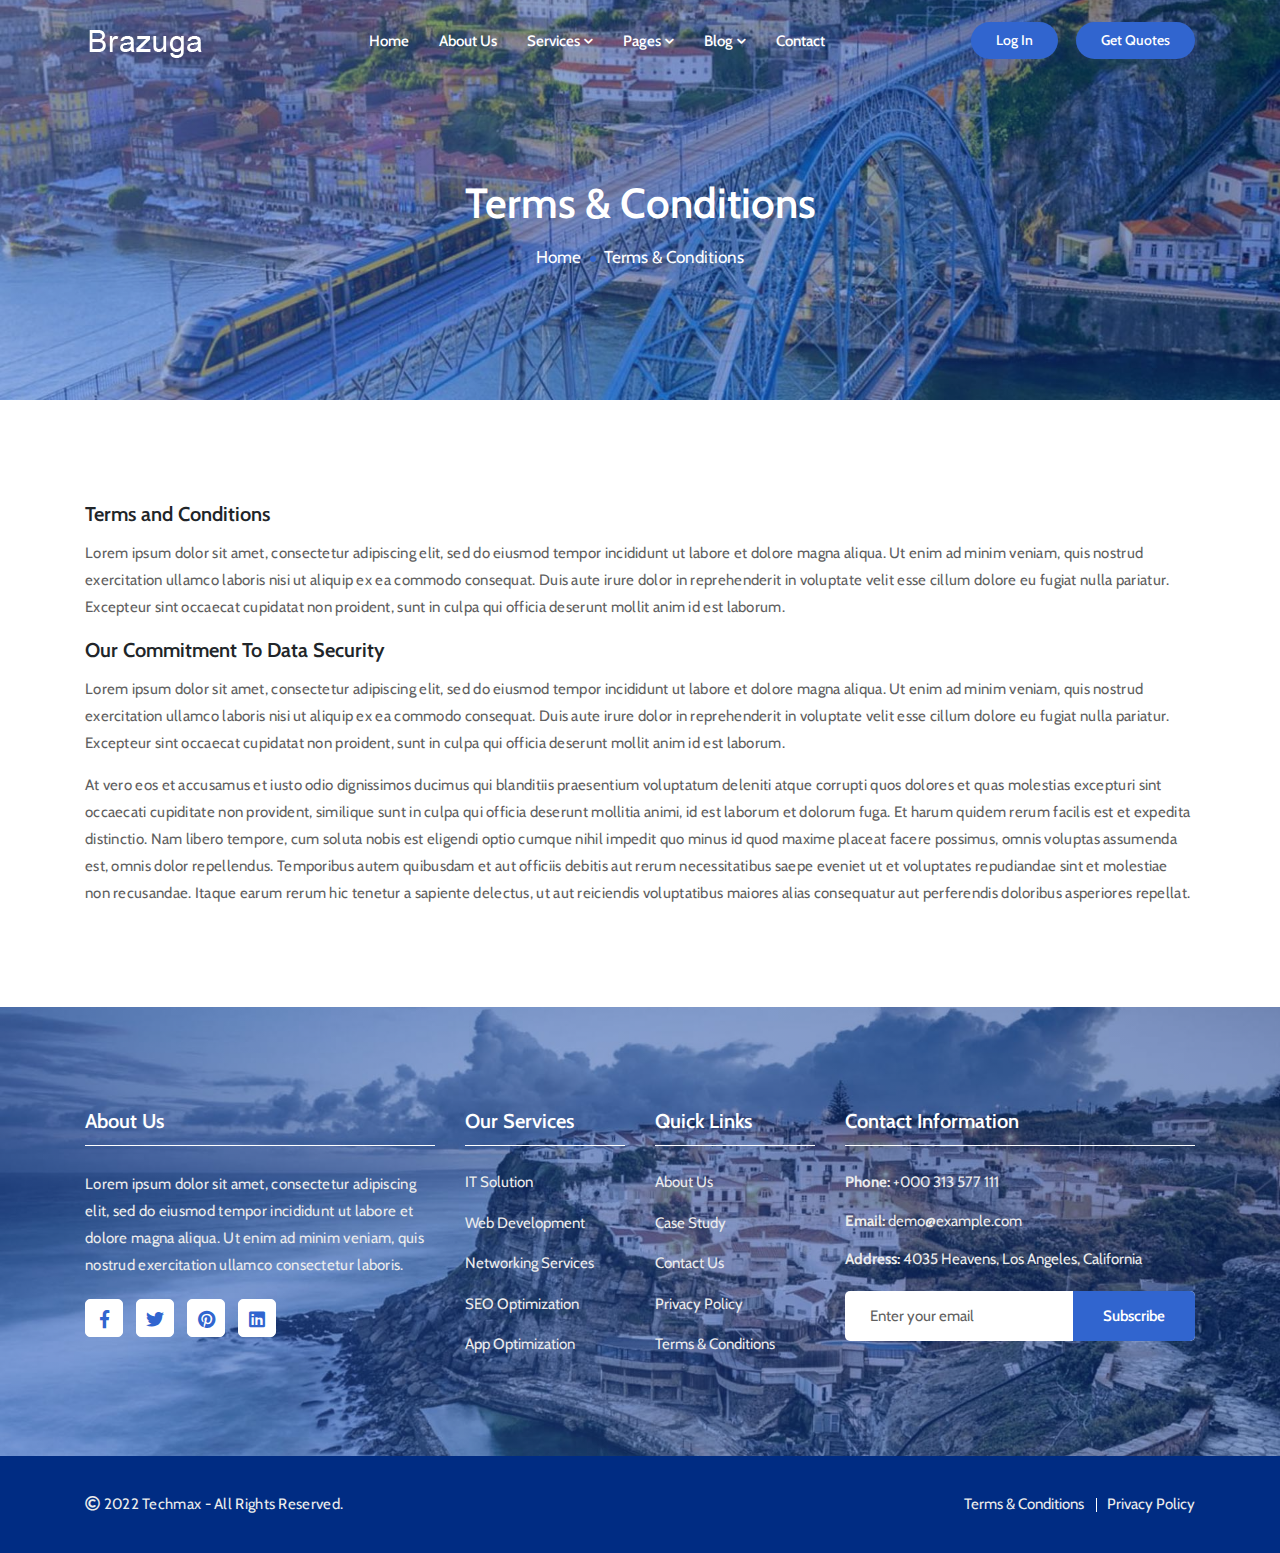
<file: terms-condition.html>
<!doctype html>
<html lang="zxx">

<head>
	<!-- Required meta tags -->
	<meta charset="utf-8">
	<meta name="viewport" content="width=device-width, initial-scale=1, shrink-to-fit=no">
	<!-- Title -->
	<title>Techmax - IT Solutions and Technology Website Template</title>
	<!-- Google Fonts -->
	<link href="https://fonts.googleapis.com/css2?family=Cabin:wght@400;500;600;700&display=swap" rel="stylesheet">
	<!-- Favicon -->
	<link rel="icon" type="image/png" href="assets/img/favicon.png">
	<!-- Bootstrap Min CSS -->
	<link rel="stylesheet" href="assets/css/bootstrap.min.css">
	<!-- Animate Min CSS -->
	<link rel="stylesheet" href="assets/css/animate.min.css">
	<!-- FlatIcon CSS -->
	<link rel="stylesheet" href="assets/css/pe-icon-7-stroke.css">
	<!-- Font Awesome Min CSS -->
	<link rel="stylesheet" href="assets/css/fontawesome.min.css">
	<!-- Mran Menu CSS -->
	<link rel="stylesheet" href="assets/css/meanmenu.css">
	<!-- Owl Carousel Min CSS -->
	<link rel="stylesheet" href="assets/css/owl.carousel.min.css">
	<!-- Style CSS -->
	<link rel="stylesheet" href="assets/css/style.css">
	<!-- Responsive CSS -->
	<link rel="stylesheet" href="assets/css/responsive.css">
</head>

<body>

	<!-- Start Preloader Area -->
	<div class="preloader">
		<div class="d-table">
			<div class="d-table-cell">
			<div class="lds-spinner">
				<div></div><div></div><div></div>
				<div></div><div></div><div></div>
				<div></div><div></div><div></div>
				<div></div><div></div><div></div>
			</div>
			</div>
		</div>
	</div>
	<!-- End Preloader Area -->
	
	<!-- Start Navbar Area -->
	<div class="navbar-area">
		<div class="techmax-responsive-nav">
			<div class="container">
				<div class="techmax-responsive-menu">
					<div class="logo">
						<a href="index.html">
							<img src="assets/img/logo.png" class="white-logo" alt="logo">
							<img src="assets/img/logo-black.png" class="black-logo" alt="logo">
						</a>
					</div>
				</div>
			</div>
		</div>
		<div class="techmax-nav">
			<div class="container">
				<nav class="navbar navbar-expand-md navbar-light">
					<a class="navbar-brand" href="index.html">
						<img src="assets/img/logo.png" class="white-logo" alt="logo">
						<img src="assets/img/logo-black.png" class="black-logo" alt="logo">
					</a>
					<div class="collapse navbar-collapse mean-menu" id="navbarSupportedContent">
						<ul class="navbar-nav">
							<li class="nav-item"> 
								<a href="index.html" class="nav-link">Home</a>
							</li>
							<li class="nav-item">
								<a href="about.html" class="nav-link">About Us</a>
							</li>
							<li class="nav-item">
								<a href="#" class="nav-link">Services <i class="fas fa-chevron-down"></i></a>
								<ul class="dropdown-menu">
									<li class="nav-item"> 
										<a href="services.html" class="nav-link">Services</a>
									</li>
									<li class="nav-item"> 
										<a href="single-services.html" class="nav-link">Services Details</a>
									</li>
								</ul>
							</li>
							<li class="nav-item"> 
								<a href="#" class="nav-link">Pages <i class="fas fa-chevron-down"></i></a>
								<ul class="dropdown-menu">
									<li class="nav-item">
										<a href="projects.html" class="nav-link">Projects</a>
									</li>
									<li class="nav-item">
										<a href="single-projects.html" class="nav-link">Projects Details</a>
									</li>
									<li class="nav-item">
										<a href="pricing.html" class="nav-link">Pricing</a>
									</li>
									<li class="nav-item">
										<a href="faq.html" class="nav-link">FAQ</a>
									</li>
									<li class="nav-item">
										<a href="coming-soon.html" class="nav-link">Coming Soon</a>
									</li>
									<li class="nav-item">
										<a href="terms-condition.html" class="nav-link">Terms & Conditions</a>
									</li>
									<li class="nav-item">
										<a href="privacy-policy.html" class="nav-link">Privacy Policy</a>
									</li>
								</ul>
							</li>
							<li class="nav-item">
								<a href="#" class="nav-link">Blog <i class="fas fa-chevron-down"></i></a>
								<ul class="dropdown-menu">
									<li class="nav-item">
										<a href="blog-1.html" class="nav-link">Blog Grid</a>
									</li>
									<li class="nav-item">
										<a href="single-blog.html" class="nav-link">Blog Details</a>
									</li>
								</ul>
							</li>
							<li class="nav-item">
								<a href="contact.html" class="nav-link">Contact</a>
							</li>
						</ul>
						<div class="other-option">
							<a class="default-btn nav-btn-1" href="#0">Log In <span></span></a>
							<a class="default-btn" href="#0">Get Quotes <span></span></a>
						</div>
					</div>
				</nav>
			</div>
		</div>
	</div>
	<!-- End Navbar Area -->
	
	<!-- Start Page Title Area -->
	<div class="page-title-area item-bg3">
		<div class="d-table">
			<div class="d-table-cell">
				<div class="container">
					<div class="page-title-content">
						<h2>Terms & Conditions</h2>
						<ul>
							<li><a href="index.html">Home</a>
							</li>
							<li>Terms & Conditions</li>
						</ul>
					</div>
				</div>
			</div>
		</div>
	</div>
	<!-- End Page Title Area -->
	
	<!-- Start Terms & Conditions Area -->
	<section class="terms-conditions ptb-100">
		<div class="container">
			<div class="single-terms">
				<h3 class="mt-0">Terms and Conditions</h3>
				<p>Lorem ipsum dolor sit amet, consectetur adipiscing elit, sed do eiusmod tempor incididunt ut labore et dolore magna aliqua. Ut enim ad minim veniam, quis nostrud exercitation ullamco laboris nisi ut aliquip ex ea commodo consequat. Duis aute irure dolor in reprehenderit in voluptate velit esse cillum dolore eu fugiat nulla pariatur. Excepteur sint occaecat cupidatat non proident, sunt in culpa qui officia deserunt mollit anim id est laborum.</p>
				
				<h3>Our Commitment To Data Security</h3>
				<p>Lorem ipsum dolor sit amet, consectetur adipiscing elit, sed do eiusmod tempor incididunt ut labore et dolore magna aliqua. Ut enim ad minim veniam, quis nostrud exercitation ullamco laboris nisi ut aliquip ex ea commodo consequat. Duis aute irure dolor in reprehenderit in voluptate velit esse cillum dolore eu fugiat nulla pariatur. Excepteur sint occaecat cupidatat non proident, sunt in culpa qui officia deserunt mollit anim id est laborum.</p>
				<p>At vero eos et accusamus et iusto odio dignissimos ducimus qui blanditiis praesentium voluptatum deleniti atque corrupti quos dolores et quas molestias excepturi sint occaecati cupiditate non provident, similique sunt in culpa qui officia deserunt mollitia animi, id est laborum et dolorum fuga. Et harum quidem rerum facilis est et expedita distinctio. Nam libero tempore, cum soluta nobis est eligendi optio cumque nihil impedit quo minus id quod maxime placeat facere possimus, omnis voluptas assumenda est, omnis dolor repellendus. Temporibus autem quibusdam et aut officiis debitis aut rerum necessitatibus saepe eveniet ut et voluptates repudiandae sint et molestiae non recusandae. Itaque earum rerum hic tenetur a sapiente delectus, ut aut reiciendis voluptatibus maiores alias consequatur aut perferendis doloribus asperiores repellat.</p>
			</div>
		</div>
	</section>
	<!-- End Terms & Conditions Area -->
	
	<!-- Start Footer Section -->
	<section class="footer-area section-padding">
		<div class="container">
			<div class="row">
				<div class="col-lg-4 col-md-6 col-sm-6">
					<div class="single-footer-widget">
						<div class="footer-heading">
							<h3>About Us</h3>
						</div>
						<p>Lorem ipsum dolor sit amet, consectetur adipiscing elit, sed do eiusmod tempor incididunt ut labore et dolore magna aliqua. Ut enim ad minim veniam, quis nostrud exercitation ullamco consectetur laboris.</p>
						<ul class="footer-social">
							<li>
								<a href="#"> <i class="fab fa-facebook-f"></i>
								</a>
							</li>
							<li>
								<a href="#"> <i class="fab fa-twitter"></i>
								</a>
							</li>
							<li>
								<a href="#"> <i class="fab fa-pinterest"></i>
								</a>
							</li>
							<li>
								<a href="#"> <i class="fab fa-linkedin"></i>
								</a>
							</li>
						</ul>
					</div>
				</div>
				<div class="col-lg-2 col-md-6 col-sm-6">
					<div class="single-footer-widget">
						<div class="footer-heading">
							<h3>Our Services</h3>
						</div>
						<ul class="footer-quick-links">
							<li> <a href="#">IT Solution</a></li>
							<li> <a href="#">Web Development</a></li>
							<li> <a href="#">Networking Services</a></li>
							<li> <a href="#">SEO Optimization</a></li>
							<li> <a href="#">App Optimization</a></li>
						</ul>
					</div>
				</div>
				<div class="col-lg-2 col-md-6 col-sm-6">
					<div class="single-footer-widget">
						<div class="footer-heading">
							<h3>Quick Links</h3>
						</div>
						<ul class="footer-quick-links">
							<li><a href="about.html">About Us</a></li>
							<li><a href="projects.html">Case Study</a></li>
							<li><a href="contact.html">Contact Us</a></li>
							<li><a href="privacy-policy.html">Privacy Policy</a></li>
							<li><a href="terms-condition.html">Terms & Conditions</a></li>
						</ul>
					</div>
				</div>
				<div class="col-lg-4 col-md-6 col-sm-6">
					<div class="single-footer-widget">
						<div class="footer-heading">
							<h3>Contact Information</h3>
						</div>
						<div class="footer-info-contact">
							<span><strong>Phone:</strong> <a href="tel:0802235678">+000 313 577 111</a></span>
						</div>
						<div class="footer-info-contact">
							<span><strong>Email:</strong> <a href="mailto:demo@example.com">demo@example.com</a></span>
						</div>
						<div class="footer-info-contact">
							<span><strong>Address:</strong> 4035 Heavens, Los Angeles, California</span>
						</div>
						<!-- Start Subscribe Area -->
						<form class="newsletter-form">
							<input type="email" class="input-newsletter" placeholder="Enter your email" name="EMAIL" required autocomplete="off">
							<button class="default-btn" type="submit">Subscribe <span></span></button>
						</form>
						<!-- End Subscribe Area -->
					</div>
				</div>
			</div>
		</div>
	</section>
	<!-- End Footer Section -->
	
	<!-- Start Copy Right Section -->
	<div class="copyright-area">
		<div class="container">
			<div class="row align-items-center">
				<div class="col-lg-6 col-md-6">
					<p> <i class="far fa-copyright"></i> 2022 Techmax - All Rights Reserved.</p>
				</div>
				<div class="col-lg-6 col-md-6">
					<ul>
						<li> <a href="terms-condition.html">Terms & Conditions</a>
						</li>
						<li> <a href="privacy-policy.html">Privacy Policy</a>
						</li>
					</ul>
				</div>
			</div>
		</div>
	</div>
	<!-- End Copy Right Section -->
	
	<!-- Start Go Top Section -->
	<div class="go-top">
		<i class="fas fa-chevron-up"></i>
		<i class="fas fa-chevron-up"></i>
	</div>
	<!-- End Go Top Section -->
	
	<!-- jQuery Min JS -->
	<script src="assets/js/jquery.min.js"></script>
	<!-- Bootstrap Min JS -->
	<script src="assets/js/bootstrap.min.js"></script>
	<!-- MeanMenu JS  -->
	<script src="assets/js/jquery.meanmenu.js"></script>
	<!-- Appear Min JS -->
	<script src="assets/js/jquery.appear.min.js"></script>
	<!-- CounterUp Min JS -->
	<script src="assets/js/jquery.waypoints.min.js"></script>
	<script src="assets/js/jquery.counterup.min.js"></script>
	<!-- Owl Carousel Min JS -->
	<script src="assets/js/owl.carousel.min.js"></script>
	<!-- WOW Min JS -->
	<script src="assets/js/wow.min.js"></script>
	<!-- Main JS -->
	<script src="assets/js/main.js"></script>
	
</body>

</html>
</file>
<file: assets/css/pe-icon-7-stroke.css>
@font-face {
	font-family: 'Pe-icon-7-stroke';
	src:url('../fonts/Pe-icon-7-stroke.eot?d7yf1v');
	src:url('../fonts/Pe-icon-7-stroke.eot?#iefixd7yf1v') format('embedded-opentype'),
		url('../fonts/Pe-icon-7-stroke.woff?d7yf1v') format('woff'),
		url('../fonts/Pe-icon-7-stroke.ttf?d7yf1v') format('truetype'),
		url('../fonts/Pe-icon-7-stroke.svg?d7yf1v#Pe-icon-7-stroke') format('svg');
	font-weight: normal;
	font-style: normal;
}

[class^="pe-7s-"], [class*=" pe-7s-"] {
	display: inline-block;
	font-family: 'Pe-icon-7-stroke';
	speak: none;
	font-style: normal;
	font-weight: normal;
	font-variant: normal;
	text-transform: none;
	line-height: 1;

	/* Better Font Rendering =========== */
	-webkit-font-smoothing: antialiased;
	-moz-osx-font-smoothing: grayscale;
}

.pe-7s-album:before {
	content: "\e6aa";
}
.pe-7s-arc:before {
	content: "\e6ab";
}
.pe-7s-back-2:before {
	content: "\e6ac";
}
.pe-7s-bandaid:before {
	content: "\e6ad";
}
.pe-7s-car:before {
	content: "\e6ae";
}
.pe-7s-diamond:before {
	content: "\e6af";
}
.pe-7s-door-lock:before {
	content: "\e6b0";
}
.pe-7s-eyedropper:before {
	content: "\e6b1";
}
.pe-7s-female:before {
	content: "\e6b2";
}
.pe-7s-gym:before {
	content: "\e6b3";
}
.pe-7s-hammer:before {
	content: "\e6b4";
}
.pe-7s-headphones:before {
	content: "\e6b5";
}
.pe-7s-helm:before {
	content: "\e6b6";
}
.pe-7s-hourglass:before {
	content: "\e6b7";
}
.pe-7s-leaf:before {
	content: "\e6b8";
}
.pe-7s-magic-wand:before {
	content: "\e6b9";
}
.pe-7s-male:before {
	content: "\e6ba";
}
.pe-7s-map-2:before {
	content: "\e6bb";
}
.pe-7s-next-2:before {
	content: "\e6bc";
}
.pe-7s-paint-bucket:before {
	content: "\e6bd";
}
.pe-7s-pendrive:before {
	content: "\e6be";
}
.pe-7s-photo:before {
	content: "\e6bf";
}
.pe-7s-piggy:before {
	content: "\e6c0";
}
.pe-7s-plugin:before {
	content: "\e6c1";
}
.pe-7s-refresh-2:before {
	content: "\e6c2";
}
.pe-7s-rocket:before {
	content: "\e6c3";
}
.pe-7s-settings:before {
	content: "\e6c4";
}
.pe-7s-shield:before {
	content: "\e6c5";
}
.pe-7s-smile:before {
	content: "\e6c6";
}
.pe-7s-usb:before {
	content: "\e6c7";
}
.pe-7s-vector:before {
	content: "\e6c8";
}
.pe-7s-wine:before {
	content: "\e6c9";
}
.pe-7s-cloud-upload:before {
	content: "\e68a";
}
.pe-7s-cash:before {
	content: "\e68c";
}
.pe-7s-close:before {
	content: "\e680";
}
.pe-7s-bluetooth:before {
	content: "\e68d";
}
.pe-7s-cloud-download:before {
	content: "\e68b";
}
.pe-7s-way:before {
	content: "\e68e";
}
.pe-7s-close-circle:before {
	content: "\e681";
}
.pe-7s-id:before {
	content: "\e68f";
}
.pe-7s-angle-up:before {
	content: "\e682";
}
.pe-7s-wristwatch:before {
	content: "\e690";
}
.pe-7s-angle-up-circle:before {
	content: "\e683";
}
.pe-7s-world:before {
	content: "\e691";
}
.pe-7s-angle-right:before {
	content: "\e684";
}
.pe-7s-volume:before {
	content: "\e692";
}
.pe-7s-angle-right-circle:before {
	content: "\e685";
}
.pe-7s-users:before {
	content: "\e693";
}
.pe-7s-angle-left:before {
	content: "\e686";
}
.pe-7s-user-female:before {
	content: "\e694";
}
.pe-7s-angle-left-circle:before {
	content: "\e687";
}
.pe-7s-up-arrow:before {
	content: "\e695";
}
.pe-7s-angle-down:before {
	content: "\e688";
}
.pe-7s-switch:before {
	content: "\e696";
}
.pe-7s-angle-down-circle:before {
	content: "\e689";
}
.pe-7s-scissors:before {
	content: "\e697";
}
.pe-7s-wallet:before {
	content: "\e600";
}
.pe-7s-safe:before {
	content: "\e698";
}
.pe-7s-volume2:before {
	content: "\e601";
}
.pe-7s-volume1:before {
	content: "\e602";
}
.pe-7s-voicemail:before {
	content: "\e603";
}
.pe-7s-video:before {
	content: "\e604";
}
.pe-7s-user:before {
	content: "\e605";
}
.pe-7s-upload:before {
	content: "\e606";
}
.pe-7s-unlock:before {
	content: "\e607";
}
.pe-7s-umbrella:before {
	content: "\e608";
}
.pe-7s-trash:before {
	content: "\e609";
}
.pe-7s-tools:before {
	content: "\e60a";
}
.pe-7s-timer:before {
	content: "\e60b";
}
.pe-7s-ticket:before {
	content: "\e60c";
}
.pe-7s-target:before {
	content: "\e60d";
}
.pe-7s-sun:before {
	content: "\e60e";
}
.pe-7s-study:before {
	content: "\e60f";
}
.pe-7s-stopwatch:before {
	content: "\e610";
}
.pe-7s-star:before {
	content: "\e611";
}
.pe-7s-speaker:before {
	content: "\e612";
}
.pe-7s-signal:before {
	content: "\e613";
}
.pe-7s-shuffle:before {
	content: "\e614";
}
.pe-7s-shopbag:before {
	content: "\e615";
}
.pe-7s-share:before {
	content: "\e616";
}
.pe-7s-server:before {
	content: "\e617";
}
.pe-7s-search:before {
	content: "\e618";
}
.pe-7s-film:before {
	content: "\e6a5";
}
.pe-7s-science:before {
	content: "\e619";
}
.pe-7s-disk:before {
	content: "\e6a6";
}
.pe-7s-ribbon:before {
	content: "\e61a";
}
.pe-7s-repeat:before {
	content: "\e61b";
}
.pe-7s-refresh:before {
	content: "\e61c";
}
.pe-7s-add-user:before {
	content: "\e6a9";
}
.pe-7s-refresh-cloud:before {
	content: "\e61d";
}
.pe-7s-paperclip:before {
	content: "\e69c";
}
.pe-7s-radio:before {
	content: "\e61e";
}
.pe-7s-note2:before {
	content: "\e69d";
}
.pe-7s-print:before {
	content: "\e61f";
}
.pe-7s-network:before {
	content: "\e69e";
}
.pe-7s-prev:before {
	content: "\e620";
}
.pe-7s-mute:before {
	content: "\e69f";
}
.pe-7s-power:before {
	content: "\e621";
}
.pe-7s-medal:before {
	content: "\e6a0";
}
.pe-7s-portfolio:before {
	content: "\e622";
}
.pe-7s-like2:before {
	content: "\e6a1";
}
.pe-7s-plus:before {
	content: "\e623";
}
.pe-7s-left-arrow:before {
	content: "\e6a2";
}
.pe-7s-play:before {
	content: "\e624";
}
.pe-7s-key:before {
	content: "\e6a3";
}
.pe-7s-plane:before {
	content: "\e625";
}
.pe-7s-joy:before {
	content: "\e6a4";
}
.pe-7s-photo-gallery:before {
	content: "\e626";
}
.pe-7s-pin:before {
	content: "\e69b";
}
.pe-7s-phone:before {
	content: "\e627";
}
.pe-7s-plug:before {
	content: "\e69a";
}
.pe-7s-pen:before {
	content: "\e628";
}
.pe-7s-right-arrow:before {
	content: "\e699";
}
.pe-7s-paper-plane:before {
	content: "\e629";
}
.pe-7s-delete-user:before {
	content: "\e6a7";
}
.pe-7s-paint:before {
	content: "\e62a";
}
.pe-7s-bottom-arrow:before {
	content: "\e6a8";
}
.pe-7s-notebook:before {
	content: "\e62b";
}
.pe-7s-note:before {
	content: "\e62c";
}
.pe-7s-next:before {
	content: "\e62d";
}
.pe-7s-news-paper:before {
	content: "\e62e";
}
.pe-7s-musiclist:before {
	content: "\e62f";
}
.pe-7s-music:before {
	content: "\e630";
}
.pe-7s-mouse:before {
	content: "\e631";
}
.pe-7s-more:before {
	content: "\e632";
}
.pe-7s-moon:before {
	content: "\e633";
}
.pe-7s-monitor:before {
	content: "\e634";
}
.pe-7s-micro:before {
	content: "\e635";
}
.pe-7s-menu:before {
	content: "\e636";
}
.pe-7s-map:before {
	content: "\e637";
}
.pe-7s-map-marker:before {
	content: "\e638";
}
.pe-7s-mail:before {
	content: "\e639";
}
.pe-7s-mail-open:before {
	content: "\e63a";
}
.pe-7s-mail-open-file:before {
	content: "\e63b";
}
.pe-7s-magnet:before {
	content: "\e63c";
}
.pe-7s-loop:before {
	content: "\e63d";
}
.pe-7s-look:before {
	content: "\e63e";
}
.pe-7s-lock:before {
	content: "\e63f";
}
.pe-7s-lintern:before {
	content: "\e640";
}
.pe-7s-link:before {
	content: "\e641";
}
.pe-7s-like:before {
	content: "\e642";
}
.pe-7s-light:before {
	content: "\e643";
}
.pe-7s-less:before {
	content: "\e644";
}
.pe-7s-keypad:before {
	content: "\e645";
}
.pe-7s-junk:before {
	content: "\e646";
}
.pe-7s-info:before {
	content: "\e647";
}
.pe-7s-home:before {
	content: "\e648";
}
.pe-7s-help2:before {
	content: "\e649";
}
.pe-7s-help1:before {
	content: "\e64a";
}
.pe-7s-graph3:before {
	content: "\e64b";
}
.pe-7s-graph2:before {
	content: "\e64c";
}
.pe-7s-graph1:before {
	content: "\e64d";
}
.pe-7s-graph:before {
	content: "\e64e";
}
.pe-7s-global:before {
	content: "\e64f";
}
.pe-7s-gleam:before {
	content: "\e650";
}
.pe-7s-glasses:before {
	content: "\e651";
}
.pe-7s-gift:before {
	content: "\e652";
}
.pe-7s-folder:before {
	content: "\e653";
}
.pe-7s-flag:before {
	content: "\e654";
}
.pe-7s-filter:before {
	content: "\e655";
}
.pe-7s-file:before {
	content: "\e656";
}
.pe-7s-expand1:before {
	content: "\e657";
}
.pe-7s-exapnd2:before {
	content: "\e658";
}
.pe-7s-edit:before {
	content: "\e659";
}
.pe-7s-drop:before {
	content: "\e65a";
}
.pe-7s-drawer:before {
	content: "\e65b";
}
.pe-7s-download:before {
	content: "\e65c";
}
.pe-7s-display2:before {
	content: "\e65d";
}
.pe-7s-display1:before {
	content: "\e65e";
}
.pe-7s-diskette:before {
	content: "\e65f";
}
.pe-7s-date:before {
	content: "\e660";
}
.pe-7s-cup:before {
	content: "\e661";
}
.pe-7s-culture:before {
	content: "\e662";
}
.pe-7s-crop:before {
	content: "\e663";
}
.pe-7s-credit:before {
	content: "\e664";
}
.pe-7s-copy-file:before {
	content: "\e665";
}
.pe-7s-config:before {
	content: "\e666";
}
.pe-7s-compass:before {
	content: "\e667";
}
.pe-7s-comment:before {
	content: "\e668";
}
.pe-7s-coffee:before {
	content: "\e669";
}
.pe-7s-cloud:before {
	content: "\e66a";
}
.pe-7s-clock:before {
	content: "\e66b";
}
.pe-7s-check:before {
	content: "\e66c";
}
.pe-7s-chat:before {
	content: "\e66d";
}
.pe-7s-cart:before {
	content: "\e66e";
}
.pe-7s-camera:before {
	content: "\e66f";
}
.pe-7s-call:before {
	content: "\e670";
}
.pe-7s-calculator:before {
	content: "\e671";
}
.pe-7s-browser:before {
	content: "\e672";
}
.pe-7s-box2:before {
	content: "\e673";
}
.pe-7s-box1:before {
	content: "\e674";
}
.pe-7s-bookmarks:before {
	content: "\e675";
}
.pe-7s-bicycle:before {
	content: "\e676";
}
.pe-7s-bell:before {
	content: "\e677";
}
.pe-7s-battery:before {
	content: "\e678";
}
.pe-7s-ball:before {
	content: "\e679";
}
.pe-7s-back:before {
	content: "\e67a";
}
.pe-7s-attention:before {
	content: "\e67b";
}
.pe-7s-anchor:before {
	content: "\e67c";
}
.pe-7s-albums:before {
	content: "\e67d";
}
.pe-7s-alarm:before {
	content: "\e67e";
}
.pe-7s-airplay:before {
	content: "\e67f";
}
</file>
<file: assets/css/style.css>
/*****************************************************************
    Template Name    : Techmax - IT Solutions and Technology Website Template
    Author           : Barakah Themes
    Version          : 1.0
    Created          : 2022
    File Description : Main css file of the template
*****************************************************************/

/*****************************************************************

** - 01 - Default CSS
** - 02 - Preloader Area CSS
** - 03 - Navbar Area CSS
** - 04 - Home Area CSS
** - 05 - Services Section CSS
** - 06 - Overview Section CSS
** - 07 - Counter Section CSS
** - 08 - Team Section CSS
** - 09 - Testimonial Section CSS
** - 10 - Hire Section CSS
** - 11 - Blog Section CSS
** - 12 - Partner Section CSS
** - 13 - Other Page Banner Title CSS
** - 14 - About Page CSS
** - 15 - Projects Page CSS
** - 16 - Projects Details Page CSS
** - 17 - Services Details Page CSS
** - 18 - Pricing Page CSS
** - 19 - Faq Page CSS
** - 20 - Coming Soon Page CSS
** - 21 - Contact Page CSS
** - 22 - Blog Details Page CSS
** - 23 - Blog Page Sidebar Widget CSS
** - 24 - Blog Page Number Pagination CSS
** - 25 - Terms & Conditions - Privacy Policy Page CSS
** - 26 - All Page Footer Section CSS
** - 27 - All Page Copyright Section CSS

*****************************************************************/

/**************************************
 ** - 01 - Default CSS
 **************************************/

body {
	padding: 0;
	margin: 0;
	font-size: 15px;
	font-family: 'Cabin', sans-serif;
}

img {
	max-width: 100%;
	height: auto;
	border-radius: 3px;
}

button {
	outline: 0 !important;
}

dl, ol, ul {
    padding: 0;
    margin: 0;
    list-style: none;
}

.d-table {
	width: 100%;
	height: 100%;
}

.d-table-cell {
	vertical-align: middle;
}

.ptb-100 {
	padding-top: 100px;
	padding-bottom: 100px;
}

.pb-50 {
	padding-bottom: 50px;
}
.pb-70 {
	padding-bottom: 70px;
}

.pb-100 {
	padding-bottom: 100px;
}

.pt-50 {
	padding-top: 50px;
}
.pt-70 {
	padding-top: 70px;
}
.pt-100 {
	padding-top: 100px;
}

.bg-grey {
	background-color: rgb(215, 215, 215, 0.17);
}

.section-padding {
	padding: 100px 0;
}

a {
	text-decoration: none;
	-webkit-transition: 0.4s;
	transition: 0.4s;
	outline: 0 !important;
	color: #505060;
}

a:hover {
	text-decoration: none;
	color: #3165cf;
}

.h1, .h2, .h3, .h4, .h5, .h6, h1, h2, h3, h4, h5, h6 {
	font-weight: 600;
	line-height: 1.4;
	font-family: 'Cabin', sans-serif;
}

p {
	font-size: 15px;
	line-height: 1.8;
	color: #5f5f5f;
	margin-bottom: 15px;
	font-weight: 400;
	letter-spacing: 0.3px;
	font-family: 'Cabin', sans-serif;
}

p:last-child {
	margin-bottom: 0;
}

.default-btn {
	border: none;
	position: relative;
	display: inline-block;
	text-align: center;
	overflow: hidden;
	z-index: 1;
	color: #ffffff;
	background-color: #3165cf;
	-webkit-transition: 0.4s;
	transition: 0.4s;
	border-radius: 30px;
	font-weight: 600;
	font-size: 15px;
	padding-left: 35px;
	padding-right: 35px;
	padding-top: 12px;
	padding-bottom: 12px;
}

.default-btn span {
	position: absolute;
	display: block;
	width: 0;
	height: 0;
	border-radius: 50%;
	background-color: #002c82;
	-webkit-transition: width 0.5s ease-in-out, height 0.5s ease-in-out;
	transition: width 0.5s ease-in-out, height 0.5s ease-in-out;
	-webkit-transform: translate(-50%, -50%);
	transform: translate(-50%, -50%);
	z-index: -1;
	border-radius: 30px;
}

.default-btn:hover, .default-btn:focus {
	color: #ffffff;
}

.default-btn:hover span, .default-btn:focus span {
	width: 225%;
	height: 562.5px;
}

.default-btn-one {
	border: none;
	position: relative;
	display: inline-block;
	text-align: center;
	overflow: hidden;
	z-index: 1;
	color: #3165cf;
	background-color: #ffffff;
	-webkit-transition: 0.4s;
	transition: 0.4s;
	border-radius: 30px;
	font-weight: 600;
	font-size: 15px;
	padding-left: 40px;
	padding-right: 40px;
	padding-top: 12px;
	padding-bottom: 12px;
	margin-top: 5px;
	margin-right: 20px;
	box-shadow: 0 7px 25px rgb(123,104,238,0.25);
}

.default-btn-one span {
	position: absolute;
	display: block;
	width: 0;
	height: 0;
	border-radius: 50%;
	background-color: #002c82;
	-webkit-transition: width 0.5s ease-in-out, height 0.5s ease-in-out;
	transition: width 0.5s ease-in-out, height 0.5s ease-in-out;
	-webkit-transform: translate(-50%, -50%);
	transform: translate(-50%, -50%);
	z-index: -1;
	border-radius: 30px;
}

.default-btn-one:hover, .default-btn-one:focus {
	color: #ffffff;
}

.default-btn-one:hover span, .default-btn-one:focus span {
	width: 225%;
	height: 562.5px;
}

.section-title {
	text-align: center;
	margin-bottom: 65px;
	line-height: 1.5;
}

.section-title h6 {
	font-size: 16px;
	font-weight: 600;
	color: #FF9800;
	letter-spacing: 0.5px;
	text-transform: uppercase;
}

.section-title h2 {
	font-size: 33px;
	color: #505060;
	margin: 0 0 0 0;
	font-weight: 600;
}

.color-text {
    color: #3165cf;
}

.valign {
	display: -webkit-box;
	display: -ms-flexbox;
	display: flex;
	-webkit-box-align: center;
	-ms-flex-align: center;
	align-items: center;
}

/* [ Start Overlay ] */
[data-overlay-dark],
[data-overlay-light] {
	position: relative;
}

[data-overlay-dark] .container,
[data-overlay-light] .container {
	position: relative;
	z-index: 2;
}

[data-overlay-dark]:before,
[data-overlay-light]:before {
	content: '';
	position: absolute;
	width: 100%;
	height: 100%;
	top: 0;
	left: 0;
	z-index: 1;
}

[data-overlay-dark]:before {
	background: #02050b;
}

[data-overlay-light]:before {
	background: #fff;
}

[data-overlay-dark] h1,
[data-overlay-dark] h2,
[data-overlay-dark] h3,
[data-overlay-dark] h4,
[data-overlay-dark] h5,
[data-overlay-dark] h6,
[data-overlay-dark] span,
.bg-dark h1,
.bg-dark h2,
.bg-dark h3,
.bg-dark h4,
.bg-dark h5,
.bg-dark h6,
.bg-dark span,
.bg-color h1,
.bg-color h2,
.bg-color h3,
.bg-color h4,
.bg-color h5,
.bg-color h6,
.bg-color span {
	color: #fff;
}

[data-overlay-dark] p,
.bg-dark p,
.bg-color p {
	color: #dad6d6;
}

[data-overlay-dark="0"]:before,
[data-overlay-light="0"]:before {
	opacity: 0;
}

[data-overlay-dark="1"]:before,
[data-overlay-light="1"]:before {
	opacity: .1;
}

[data-overlay-dark="2"]:before,
[data-overlay-light="2"]:before {
	opacity: .2;
}

[data-overlay-dark="3"]:before,
[data-overlay-light="3"]:before {
	opacity: .3;
}

[data-overlay-dark="4"]:before,
[data-overlay-light="4"]:before {
	opacity: .4;
}

[data-overlay-dark="5"]:before,
[data-overlay-light="5"]:before {
	opacity: .5;
}

[data-overlay-dark="6"]:before,
[data-overlay-light="6"]:before {
	opacity: .6;
}

[data-overlay-dark="7"]:before,
[data-overlay-light="7"]:before {
	opacity: .7;
}

[data-overlay-dark="8"]:before,
[data-overlay-light="8"]:before {
	opacity: .8;
}

[data-overlay-dark="9"]:before,
[data-overlay-light="9"]:before,
[data-overlay-color="9"]:before {
	opacity: .9;
}

[data-overlay-dark="10"]:before,
[data-overlay-light="10"]:before {
	opacity: 1;
}

/* [ End Overlay ] */

/*****************************************
 ** - 00 -  Go Top CSS
 ******************************************/
.go-top {
	position: fixed;
	cursor: pointer;
	top: 0;
	right: 15px;
	color: #ffffff;
	background-color: #3165cf;
	text-align: center;
	z-index: 4;
	width: 45px;
	height: 45px;
	line-height: 45px;
	opacity: 0;
	visibility: hidden;
	-webkit-transition: .9s;
	transition: .9s;
	border-radius: 3px;
}

.go-top.active {
	top: 97%;
	-webkit-transform: translateY(-98%);
	transform: translateY(-98%);
	opacity: 1;
	visibility: visible;
}

.go-top i {
	position: absolute;
	top: 50%;
	-webkit-transform: translateY(-50%);
	transform: translateY(-50%);
	left: 0;
	right: 0;
	margin: 0 auto;
	-webkit-transition: 0.4s;
	transition: 0.4s;
}

.go-top i:last-child {
	opacity: 0;
	visibility: hidden;
	top: 60%;
}

.go-top::before {
	content: '';
	position: absolute;
	top: 0;
	left: 0;
	width: 100%;
	height: 100%;
	z-index: -1;
	background: #505060;
	opacity: 0;
	visibility: hidden;
	-webkit-transition: 0.4s;
	transition: 0.4s;
	border-radius: 5px;
}

.go-top:hover, .go-top:focus {
	color: #ffffff;
}

.go-top:hover::before, .go-top:focus::before {
	opacity: 1;
	visibility: visible;
}

.go-top:hover i:first-child, .go-top:focus i:first-child {
	opacity: 0;
	top: 0;
	visibility: hidden;
}

.go-top:hover i:last-child, .go-top:focus i:last-child {
	opacity: 1;
	visibility: visible;
	top: 50%;
}

/**************************************
 ** - 02 - Preloader Area CSS
 **************************************/
.preloader {
    position: fixed;
    z-index: 999999;
    background-color: #ffffff;
    width: 100%;
    height: 100%;
    text-align: center;
    left: 0;
    right: 0;
}
.preloader .lds-spinner {
    display: inline-block;
    position: relative;
    width: 80px;
    height: 80px;
}
.preloader .lds-spinner div {
    -webkit-transform-origin: 40px 40px;
    transform-origin: 40px 40px;
    -webkit-animation: lds-spinner 1.2s linear infinite;
    animation: lds-spinner 1.2s linear infinite;
}
.preloader .lds-spinner div::after {
    content: " ";
    display: block;
    position: absolute;
    top: 5px;
    left: 35px;
    width: 5px;
    height: 20px;
    border-radius: 20%;
    background: #002c82;
}
.preloader .lds-spinner div:nth-child(1){
    -webkit-transform:rotate(0deg);
    transform:rotate(0deg);
    -webkit-animation-delay:-1.1s;
    animation-delay:-1.1s
}
.preloader .lds-spinner div:nth-child(2){
    -webkit-transform:rotate(30deg);
    transform:rotate(30deg);
    -webkit-animation-delay:-1s;
    animation-delay:-1s
}
.preloader .lds-spinner div:nth-child(3){
    -webkit-transform:rotate(60deg);
    transform:rotate(60deg);
    -webkit-animation-delay:-.9s;
    animation-delay:-.9s
}
.preloader .lds-spinner div:nth-child(4){
    -webkit-transform:rotate(90deg);
    transform:rotate(90deg);
    -webkit-animation-delay:-.8s;
    animation-delay:-.8s
}
.preloader .lds-spinner div:nth-child(5){
    -webkit-transform:rotate(120deg);
    transform:rotate(120deg);
    -webkit-animation-delay:-.7s;
    animation-delay:-.7s
}
.preloader .lds-spinner div:nth-child(6){
    -webkit-transform:rotate(150deg);
    transform:rotate(150deg);
    -webkit-animation-delay:-.6s;
    animation-delay:-.6s
}
.preloader .lds-spinner div:nth-child(7){
    -webkit-transform:rotate(180deg);
    transform:rotate(180deg);
    -webkit-animation-delay:-.5s;
    animation-delay:-.5s
}
.preloader .lds-spinner div:nth-child(8){
    -webkit-transform:rotate(210deg);
    transform:rotate(210deg);
    -webkit-animation-delay:-.4s;
    animation-delay:-.4s
}
.preloader .lds-spinner div:nth-child(9){
    -webkit-transform:rotate(240deg);
    transform:rotate(240deg);
    -webkit-animation-delay:-.3s;
    animation-delay:-.3s
}
.preloader .lds-spinner div:nth-child(10){
    -webkit-transform:rotate(270deg);
    transform:rotate(270deg);
    -webkit-animation-delay:-.2s;
    animation-delay:-.2s
}
.preloader .lds-spinner div:nth-child(11){
    -webkit-transform:rotate(300deg);
    transform:rotate(300deg);
    -webkit-animation-delay:-.1s;
    animation-delay:-.1s
}
.preloader .lds-spinner div:nth-child(12){
    -webkit-transform:rotate(330deg);
    transform:rotate(330deg);
    -webkit-animation-delay:0s;
    animation-delay:0s
}
@-webkit-keyframes lds-spinner{
    0%{
        opacity:1
    }
    100%{
        opacity:0
    }
}
@keyframes lds-spinner{
    0%{
        opacity:1
    }
    100%{
        opacity:0
    }
}

/**************************************
 ** - 03 - Navbar Area CSS
 **************************************/

.techmax-responsive-nav {
	display: none;
}

.techmax-nav {
	background-color: transparent;
	padding-top: 15px;
	padding-bottom: 15px;
	padding-right: 0;
	padding-left: 0;
}

.techmax-nav .navbar {
	padding-right: 0;
	padding-top: 0;
	padding-left: 0;
	padding-bottom: 0;
}

.techmax-nav .navbar ul {
	padding-left: 0;
	list-style-type: none;
	margin-bottom: 0;
}

.techmax-nav .navbar .navbar-nav {
	margin: auto;
}

.techmax-nav .navbar .navbar-nav .nav-item {
	position: relative;
	padding-top: 15px;
	padding-bottom: 15px;
	padding-left: 0;
	padding-right: 0;
}

.techmax-nav.index-navber .navbar .navbar-nav .nav-item a {
	color: #555;
}
.techmax-nav .navbar .navbar-nav .nav-item a {
	font-size: 15px;
	font-weight: 500;
	color: #fff;
	text-transform: capitalize;
	padding-left: 0;
	padding-right: 0;
	padding-top: 0;
	padding-bottom: 0;
	margin-left: 15px;
	margin-right: 15px;
}
/*
.techmax-nav .navbar .navbar-nav .nav-item a:hover, .techmax-nav .navbar .navbar-nav .nav-item a:focus, .techmax-nav .navbar .navbar-nav .nav-item a.active {
	color: #3165cf;
}
*/
.techmax-nav .navbar .navbar-nav .nav-item a i {
	font-size: 10px;
	position: relative;
	top: -1px;
	margin-left: 1px;
}

.techmax-nav .navbar .navbar-nav .nav-item:last-child a {
	margin-right: 0;
}

.techmax-nav .navbar .navbar-nav .nav-item:first-child a {
	margin-left: 0;
}
/*
.techmax-nav .navbar .navbar-nav .nav-item:hover a, .techmax-nav .navbar .navbar-nav .nav-item:focus a, .techmax-nav .navbar .navbar-nav .nav-item.active a {
	color: #3165cf;
}
*/
.techmax-nav .navbar .navbar-nav .nav-item .dropdown-menu {
	-webkit-box-shadow: 0px 0px 15px 0px rgba(0, 0, 0, 0.1);
	box-shadow: 0px 0px 15px 0px rgba(0, 0, 0, 0.1);
	background: #ffffff;
	position: absolute;
	border: none;
	top: 80px;
	left: 0;
	width: 230px;
	z-index: 99;
	display: block;
	opacity: 0;
	visibility: hidden;
	border-radius: 0;
	-webkit-transition: all 0.3s ease-in-out;
	transition: all 0.3s ease-in-out;
	padding: 0px;
}

.techmax-nav .navbar .navbar-nav .nav-item .dropdown-menu li {
	padding: 0;
	border-bottom: 1px solid #f1f1f1;
}
.techmax-nav .navbar .navbar-nav .nav-item .dropdown-menu li:last-child {
	border-bottom: 0px solid transparent;
}

.techmax-nav .navbar .navbar-nav .nav-item .dropdown-menu li a {
	text-transform: capitalize;
	padding: 10px 15px;
	margin: 0;
	position: relative;
	color: #505060;
	font-size: 14px;
	font-weight: 500;
}

.techmax-nav .navbar .navbar-nav .nav-item .dropdown-menu li a:hover, .techmax-nav .navbar .navbar-nav .nav-item .dropdown-menu li a:focus, .techmax-nav .navbar .navbar-nav .nav-item .dropdown-menu li a.active {
	color: #505060;
	background: #f8f8f8;
	padding-left: 20px;
}

.techmax-nav .navbar .navbar-nav .nav-item .dropdown-menu li .dropdown-menu {
	left: -245px;
	top: 0;
	opacity: 0;
	visibility: hidden;
}

.techmax-nav .navbar .navbar-nav .nav-item .dropdown-menu li .dropdown-menu li a {
	color: #696997;
}

.techmax-nav .navbar .navbar-nav .nav-item .dropdown-menu li .dropdown-menu li a:hover, .techmax-nav .navbar .navbar-nav .nav-item .dropdown-menu li .dropdown-menu li a:focus, .techmax-nav .navbar .navbar-nav .nav-item .dropdown-menu li .dropdown-menu li a.active {
	color: #3165cf;
}

.techmax-nav .navbar .navbar-nav .nav-item .dropdown-menu li .dropdown-menu li .dropdown-menu {
	left: -245px;
	top: 0;
	opacity: 0;
	visibility: hidden;
}

.techmax-nav .navbar .navbar-nav .nav-item .dropdown-menu li .dropdown-menu li .dropdown-menu li a {
	color: #696997;
	text-transform: capitalize;
}

.techmax-nav .navbar .navbar-nav .nav-item .dropdown-menu li .dropdown-menu li .dropdown-menu li a:hover, .techmax-nav .navbar .navbar-nav .nav-item .dropdown-menu li .dropdown-menu li .dropdown-menu li a:focus, .techmax-nav .navbar .navbar-nav .nav-item .dropdown-menu li .dropdown-menu li .dropdown-menu li a.active {
	color: #3165cf;
}

.techmax-nav .navbar .navbar-nav .nav-item .dropdown-menu li .dropdown-menu li .dropdown-menu li .dropdown-menu {
	left: -245px;
	top: 0;
	opacity: 0;
	visibility: hidden;
}

.techmax-nav .navbar .navbar-nav .nav-item .dropdown-menu li .dropdown-menu li .dropdown-menu li .dropdown-menu li a {
	color: #696997;
	text-transform: capitalize;
}

.techmax-nav .navbar .navbar-nav .nav-item .dropdown-menu li .dropdown-menu li .dropdown-menu li .dropdown-menu li a:hover, .techmax-nav .navbar .navbar-nav .nav-item .dropdown-menu li .dropdown-menu li .dropdown-menu li .dropdown-menu li a:focus, .techmax-nav .navbar .navbar-nav .nav-item .dropdown-menu li .dropdown-menu li .dropdown-menu li .dropdown-menu li a.active {
	color: #3165cf;
}

.techmax-nav .navbar .navbar-nav .nav-item .dropdown-menu li .dropdown-menu li .dropdown-menu li .dropdown-menu li .dropdown-menu {
	left: 195px;
	top: 0;
	opacity: 0;
	visibility: hidden;
}

.techmax-nav .navbar .navbar-nav .nav-item .dropdown-menu li .dropdown-menu li .dropdown-menu li .dropdown-menu li .dropdown-menu li a {
	color: #696997;
	text-transform: capitalize;
}

.techmax-nav .navbar .navbar-nav .nav-item .dropdown-menu li .dropdown-menu li .dropdown-menu li .dropdown-menu li .dropdown-menu li a:hover, .techmax-nav .navbar .navbar-nav .nav-item .dropdown-menu li .dropdown-menu li .dropdown-menu li .dropdown-menu li .dropdown-menu li a:focus, .techmax-nav .navbar .navbar-nav .nav-item .dropdown-menu li .dropdown-menu li .dropdown-menu li .dropdown-menu li .dropdown-menu li a.active {
	color: #3165cf;
}

.techmax-nav .navbar .navbar-nav .nav-item .dropdown-menu li .dropdown-menu li .dropdown-menu li .dropdown-menu li .dropdown-menu li .dropdown-menu {
	left: 195px;
	top: 0;
	opacity: 0;
	visibility: hidden;
}

.techmax-nav .navbar .navbar-nav .nav-item .dropdown-menu li .dropdown-menu li .dropdown-menu li .dropdown-menu li .dropdown-menu li .dropdown-menu li a {
	color: #696997;
	text-transform: capitalize;
}

.techmax-nav .navbar .navbar-nav .nav-item .dropdown-menu li .dropdown-menu li .dropdown-menu li .dropdown-menu li .dropdown-menu li .dropdown-menu li a:hover, .techmax-nav .navbar .navbar-nav .nav-item .dropdown-menu li .dropdown-menu li .dropdown-menu li .dropdown-menu li .dropdown-menu li .dropdown-menu li a:focus, .techmax-nav .navbar .navbar-nav .nav-item .dropdown-menu li .dropdown-menu li .dropdown-menu li .dropdown-menu li .dropdown-menu li .dropdown-menu li a.active {
	color: #3165cf;
}

.techmax-nav .navbar .navbar-nav .nav-item .dropdown-menu li .dropdown-menu li .dropdown-menu li .dropdown-menu li .dropdown-menu li .dropdown-menu li .dropdown-menu {
	left: 195px;
	top: 0;
	opacity: 0;
	visibility: hidden;
}

.techmax-nav .navbar .navbar-nav .nav-item .dropdown-menu li .dropdown-menu li .dropdown-menu li .dropdown-menu li .dropdown-menu li .dropdown-menu li .dropdown-menu li a {
	color: #696997;
	text-transform: capitalize;
}

.techmax-nav .navbar .navbar-nav .nav-item .dropdown-menu li .dropdown-menu li .dropdown-menu li .dropdown-menu li .dropdown-menu li .dropdown-menu li .dropdown-menu li a:hover, .techmax-nav .navbar .navbar-nav .nav-item .dropdown-menu li .dropdown-menu li .dropdown-menu li .dropdown-menu li .dropdown-menu li .dropdown-menu li .dropdown-menu li a:focus, .techmax-nav .navbar .navbar-nav .nav-item .dropdown-menu li .dropdown-menu li .dropdown-menu li .dropdown-menu li .dropdown-menu li .dropdown-menu li .dropdown-menu li a.active {
	color: #3165cf;
}

.techmax-nav .navbar .navbar-nav .nav-item .dropdown-menu li .dropdown-menu li .dropdown-menu li .dropdown-menu li .dropdown-menu li .dropdown-menu li.active a {
	color: #3165cf;
}

.techmax-nav .navbar .navbar-nav .nav-item .dropdown-menu li .dropdown-menu li .dropdown-menu li .dropdown-menu li .dropdown-menu li .dropdown-menu li:hover .dropdown-menu {
	opacity: 1;
	visibility: visible;
	top: -15px;
	-webkit-transition: 0.4s;
	transition: 0.4s;
}

.techmax-nav .navbar .navbar-nav .nav-item .dropdown-menu li .dropdown-menu li .dropdown-menu li .dropdown-menu li .dropdown-menu li.active a {
	color: #3165cf;
}

.techmax-nav .navbar .navbar-nav .nav-item .dropdown-menu li .dropdown-menu li .dropdown-menu li .dropdown-menu li .dropdown-menu li:hover .dropdown-menu {
	opacity: 1;
	visibility: visible;
	top: -15px;
	-webkit-transition: 0.4s;
	transition: 0.4s;
}

.techmax-nav .navbar .navbar-nav .nav-item .dropdown-menu li .dropdown-menu li .dropdown-menu li .dropdown-menu li.active a {
	color: #3165cf;
}

.techmax-nav .navbar .navbar-nav .nav-item .dropdown-menu li .dropdown-menu li .dropdown-menu li .dropdown-menu li:hover .dropdown-menu {
	opacity: 1;
	visibility: visible;
	top: -15px;
	-webkit-transition: 0.4s;
	transition: 0.4s;
}

.techmax-nav .navbar .navbar-nav .nav-item .dropdown-menu li .dropdown-menu li .dropdown-menu li.active a {
	color: #3165cf;
}

.techmax-nav .navbar .navbar-nav .nav-item .dropdown-menu li .dropdown-menu li .dropdown-menu li:hover .dropdown-menu {
	opacity: 1;
	visibility: visible;
	top: -15px;
	-webkit-transition: 0.4s;
	transition: 0.4s;
}

.techmax-nav .navbar .navbar-nav .nav-item .dropdown-menu li .dropdown-menu li.active a {
	color: #3165cf;
}

.techmax-nav .navbar .navbar-nav .nav-item .dropdown-menu li .dropdown-menu li:hover .dropdown-menu {
	opacity: 1;
	visibility: visible;
	top: -15px;
	-webkit-transition: 0.4s;
	transition: 0.4s;
}

.techmax-nav .navbar .navbar-nav .nav-item .dropdown-menu li.active a {
	color: #3165cf;
}

.techmax-nav .navbar .navbar-nav .nav-item .dropdown-menu li:hover .dropdown-menu {
	opacity: 1;
	visibility: visible;
	top: -15px;
	-webkit-transition: 0.4s;
	transition: 0.4s;
}

.techmax-nav .navbar .navbar-nav .nav-item:hover .dropdown-menu {
	opacity: 1;
	visibility: visible;
	top: 100%;
	-webkit-transition: 0.4s;
	transition: 0.4s;
}

.techmax-nav .navbar .other-option {
	margin-left: 0;
	margin-top: 5px;
}
.techmax-nav .navbar .other-option .default-btn {
    padding: 8px 25px;
    font-size: 14px;
    font-weight: 500;
	box-shadow: 0 2px 15px rgb(123, 104, 238, 0.15);
}

.techmax-nav .navbar .other-option .default-btn.nav-btn-1 {
	margin-right: 15px;
}

.techmax-nav .black-logo {
	display: none;
}

.navbar-area {
	background-color: transparent;
	-webkit-transition: 0.4s;
	transition: 0.4s;
	position: absolute;
	z-index: 999;
	left: 0;
	top: 0;
	width: 100%;
	height: auto;
}

.navbar-area.is-sticky {
	position: fixed;
	top: 0;
	left: 0;
	width: 100%;
	z-index: 999;
	-webkit-box-shadow: 0 2px 28px 0 rgba(0, 0, 0, 0.06);
	box-shadow: 0 2px 28px 0 rgba(0, 0, 0, 0.06);
	background: #ffffff !important;
	-webkit-animation: 500ms ease-in-out 0s normal fadeInDown;
	animation: 500ms ease-in-out 0s normal fadeInDown;
	-webkit-transition: 0.4s;
	transition: 0.4s;
}

.navbar-area.is-sticky .navbar-nav .nav-item a {
	color: #505050;
}

.navbar-area.is-sticky .navbar-nav .nav-item a:hover, .navbar-area.is-sticky .navbar-nav .nav-item a:focus, .navbar-area.is-sticky .navbar-nav .nav-item a.active {
	color: #3165cf;
}

.navbar-area.is-sticky .techmax-nav .navbar-brand .white-logo {
	display: none;
}

.navbar-area.is-sticky .techmax-nav .navbar-brand .black-logo {
	display: block;
}

@media only screen and (max-width: 991px) {
	.navbar-area {
		padding-top: 20px;
		padding-bottom: 20px;
	}

	.navbar-area.is-sticky {
		border-bottom: none;
		-webkit-box-shadow: 0 7px 13px 0 rgba(0, 0, 0, 0.1);
		box-shadow: 0 7px 13px 0 rgba(0, 0, 0, 0.1);
		padding-top: 20px;
		padding-bottom: 20px;
	}

	.navbar-area.is-sticky .logo .white-logo {
		display: none;
	}

	.navbar-area.is-sticky .logo .black-logo {
		display: block;
	}

	.techmax-responsive-nav {
		display: block;
	}

	.techmax-responsive-nav .techmax-responsive-menu {
		position: relative;
	}

	.techmax-responsive-nav .techmax-responsive-menu.mean-container .mean-nav ul {
		font-size: 15px;
	}

	.techmax-responsive-nav .techmax-responsive-menu.mean-container .mean-nav ul li a {
		font-size: 15px;
	}

	.techmax-responsive-nav .techmax-responsive-menu.mean-container .mean-nav ul li a.active {
		color: #3165cf;
	}

	.techmax-responsive-nav .techmax-responsive-menu.mean-container .mean-nav ul li li a {
		font-size: 15px;
	}

	.techmax-responsive-nav .techmax-responsive-menu.mean-container .navbar-nav {
		overflow-y: scroll;
		height: 300px;
		-webkit-box-shadow: 0 7px 13px 0 rgba(0, 0, 0, 0.1);
		box-shadow: 0 7px 13px 0 rgba(0, 0, 0, 0.1);
	}

	.techmax-responsive-nav .techmax-responsive-menu.mean-container .others-options {
		display: none;
	}

	.techmax-responsive-nav .mean-container a.meanmenu-reveal {
		color: #505060;
	}

	.techmax-responsive-nav .mean-container a.meanmenu-reveal span {
		background: #505060;
	}

	.techmax-responsive-nav .logo {
		position: relative;
		width: 50%;
		z-index: 999;
	}

	.techmax-responsive-nav .logo .white-logo {
		display: block;
	}

	.techmax-responsive-nav .logo .black-logo {
		display: none;
	}

	.techmax-nav {
		display: none;
	}
}

/**************************************
 ** - 04 - Home Area CSS
 **************************************/
.home-area {
	overflow: hidden;
	position: relative;
	z-index: 1;
	height: 650px;
	background: url(../img/home-bg.jpg);
    background-repeat: no-repeat;
    background-size: cover;
    background-position: center;
}
.grey-cr {
    height: 500px;
    width: 500px;
    border-radius: 500px;
    position: absolute;
    bottom: -20%;
    left: -10%;
	z-index: -1;
    background: rgb(215, 215, 215, 0.17);
}
.main-banner-content {
    max-width: 450px;
	padding-top: 50px;
}
.main-banner-content h1 {
	font-size: 35px;
	color: #333;
	margin: 0 0 20px 0;
	font-weight: 600;
}

.main-banner-content p {
	color: #555;
	font-size: 16px;
	margin: 0 0 0 0;
}

.main-banner-content .banner-btn {
	margin-top: 25px;
}

.home-area .banner-image {
    text-align: center;
    padding-top: 70px;
}

.home-area .creative-shape {
    position: absolute;
    bottom: -5px;
    left: 0;
    width: 100%;
    height: auto;
    z-index: -1;
}

/**************************************
 ** - 05 - Services Section CSS
 *************************************/
.services-section .section-title {
	margin-bottom: 35px;
}

.single-services-item {
	position: relative;
	z-index: 1;
	display: block;
	padding: 35px 30px;
	text-align: center;
	border-radius: 10px;
	background-color: #ffffff;
	margin-top: 30px;
	overflow: hidden;
	-webkit-box-shadow: 0px 2px 25px 0px rgb(110, 110, 110, 0.12);
    -moz-box-shadow: 0px 2px 25px 0px rgb(110, 110, 110, 0.12);
    box-shadow: 0px 2px 25px 0px rgb(110, 110, 110, 0.12);
    -webkit-transition: all 500ms ease-out;
    transition: all 500ms ease-out;
}

.services-icon {
    display: inline-block;
    margin-bottom: 25px;
    -webkit-transition: 0.5s;
    transition: 0.5s;
    will-change: transform;
}

.services-icon i {
    color: #3165cf;
	font-size: 35px;
	width: 75px;
    height: 75px;
    line-height: 75px;
	display: block;
    margin: auto;
    background: rgb(215, 215, 215, 0.17);
    border-radius: 50%;
    -webkit-transition: 0.5s;
    transition: 0.5s;
}

.single-services-item h3 {
	font-size: 18px;
    font-weight: 600;
	margin-bottom: 0;
    -webkit-transition: all 400ms ease-out;
    transition: all 400ms ease-out;
}

.single-services-item h3 a {
	display: inline-block;
}

.single-services-item p {
	font-size: 15px;
	margin-top: 15px;
	margin-bottom: 0;
    -webkit-transition: all 400ms ease-out;
    transition: all 400ms ease-out;
    will-change: transform;
}

.single-services-item .services-btn-link {
	margin-top: 16px;
}

.single-services-item .services-btn-link .services-link {
    display: inline-block;
    font-size: 16px;
    color: #3165cf;
	letter-spacing: 0.5px;
    font-weight: 600;
    -webkit-transition: all 400ms ease-out;
    transition: all 400ms ease-out;
	text-decoration: underline;
}

.single-services-item:hover {
	-webkit-transform: translateY(-5px);
	transform: translateY(-5px);
}

.single-services-item:hover .services-icon i {
    background: #fff;
}

.single-services-item:hover h3 {
	color: #fff;
}
.single-services-item:hover p {
	color: #fff;
}
.single-services-item:hover .services-btn-link .services-link {
	color: #fff;
}
.single-services-item:before {
    content: "";
    position: absolute;
    width: 100%;
    height: 100%;
    top: 0px;
    left: 0px;
	z-index: -1;
    background-image: linear-gradient(-135deg, #002c82 0%, #3165cf 100%);
    -webkit-transition: all 0.3s ease 0s;
    -moz-transition: all 0.3s ease 0s;
    -o-transition: all 0.3s ease 0s;
    transition: all 0.3s ease 0s;
    opacity: 0;
}
.single-services-item.active:before, .single-services-item:hover:before {
    opacity: 1;
}

/**************************************
 ** - 06 - Overview Section CSS
 **************************************/
.overview-content h6 {
	font-size: 16px;
	font-weight: 600;
	color: #FF9800;
	letter-spacing: 0.5px;
	text-transform: uppercase;
}

.overview-content h2 {
	font-size: 33px;
	color: #505060;
	margin: 8px 0 15px 0;
}

.overview-content p {
	margin: 0 0 0 0;
}

.overview-content .features-list {
	display: -ms-flexbox;
	display: -webkit-box;
	display: flex;
	-ms-flex-wrap: wrap;
	flex-wrap: wrap;
	padding-left: 0;
	list-style-type: none;
	margin-bottom: 0;
	margin-top: 16px;
	margin-left: -10px;
	margin-right: -10px;
}

.overview-content .features-list li {
	-ms-flex: 0 0 50%;
	-webkit-box-flex: 0;
	flex: 0 0 50%;
	max-width: 50%;
	margin-top: 25px;
	padding-left: 10px;
	padding-right: 10px;
}

.overview-content .features-list li span {
	display: block;
	background-color: #ffffff;
	border-radius: 0px 0px 10px 0px;
	padding: 12px 15px;
	padding-left: 25px;
	z-index: 1;
	position: relative;
	-webkit-transition: 0.4s;
	transition: 0.4s;
	color: #505060;
	font-size: 14px;
	font-weight: 500;
	border-left: 2px solid #3165cf;
	-webkit-box-shadow: -1px 3px 20px 0px rgb(82, 90, 101, 0.1);
	box-shadow: -1px 3px 20px 0px rgb(82, 90, 101, 0.1);
	overflow: hidden;
}

.overview-content .features-list li span:hover {
	color: #ffffff;
	padding-left: 30px;
}
.overview-content .features-list li span.active {
    color: #fff;
	padding-left: 30px;
}

.overview-content .features-list li span::before {
	content: '';
	position: absolute;
	top: 0;
	left: 0;
    right: 100%;
	bottom: 0;
	border-radius: 0px 0px 10px 0px;
	background-color: #3165cf;
	background-image: linear-gradient(-135deg, #002c82 0%, #3165cf 100%);
	z-index: -1;
	-webkit-transition: 0.4s;
	transition: 0.4s;
}

.overview-content .features-list li span.active:before {
    right: 0;
}
.overview-content .features-list li span:hover::before {
	right: 0;
}

.overview-image {
	text-align: center;
}

/**************************************
 ** - 07 - Counter Section CSS
 *************************************/
.counter-area {
	text-align: center;
	position: relative;
	color: #fff;
	text-align: center;
	background: url(../img/banner-bg.jpg);
	background-repeat: no-repeat;
	background-size: cover;
	background-position: center;
	background-attachment: fixed;
	z-index: 1;
}
.counter-area::after {
	content: "";
	position: absolute;
	z-index: -1;
	top: 0;
	left: 0;
	padding: 0;
	height: 100%;
	width: 100%;
	opacity: .5;
	background-color: #3165cf;
	background-image: linear-gradient(-135deg, #002c82 0%, #3165cf 100%);
}
.counter-area .section-title h5 {
	color: #ffffff;
}
.counter-area .section-title h2 {
	color: #fff;
}
.counter-contents h2 {
	color: #fff;
	font-size: 45px;
	font-weight: 600;
	margin-bottom: 5px;
	word-spacing: -10px;
}
.counter-contents h3 {
	color: #fff;
	font-size: 18px;
	font-weight: 600;
}

/**************************************
 ** - 10 - Testimonial Section CSS
 **************************************/
.testimonial-section {
	text-align: center;
	position: relative;
	z-index: 1;
}

.single-testimonial {
	position: relative;
	background: #fff;
	padding: 30px 15px;
	border-radius: 5px;
}

.single-testimonial .testimonial-content {
	margin-bottom: 25px;
	text-align: center;
}

.single-testimonial .rating-box {
	margin-bottom: 10px;
}
.rating-box ul li {
	display: inline-block;
	margin-right: 0px;
}

.rating-box ul li i {
	color: #ffce39;
	font-size: 16px;
}

.single-testimonial .testimonial-content p {
	font-size: 15px;
	color: #333;
	font-style: italic;
	line-height: 1.8;
	letter-spacing: 1px;
}

.single-testimonial .avatar {
	margin: 0 auto;
	margin-bottom: 15px;
}

.single-testimonial .avatar img {
	border-radius: 50%;
	border: 5px solid #f8f8f8;
	width: 90px;
	margin: 0 auto;
}

.single-testimonial .testimonial-bio {
	text-align: center;
}

.single-testimonial .testimonial-bio .bio-info h3 {
	color: #333;
	font-size: 18px;
	font-weight: 600;
	margin-top: 0;
}

.single-testimonial .testimonial-bio .bio-info span {
	color: #333;
	font-size: 15px;
	font-weight: 500;
}

.testimonial-slider.owl-theme .owl-nav {
	opacity: 0;
	visibility: hidden;
	margin-top: 0;
	-webkit-transition: 0.4s;
	transition: 0.4s;
}

.testimonial-slider.owl-theme .owl-nav [class*=owl-] {
	position: absolute;
	left: 10px;
	top: 50%;
	-webkit-transform: translateY(-50%);
	transform: translateY(-50%);
	margin: 0;
	padding: 0;
	background-color: #fff;
	-webkit-transition: 0.4s;
	transition: 0.4s;
	color: #333;
	font-size: 18px;
	width: 50px;
	height: 45px;
	line-height: 50px;
}

.testimonial-slider.owl-theme .owl-nav [class*=owl-].owl-next {
	left: auto;
	right: 10px;
}

.testimonial-slider.owl-theme .owl-nav [class*=owl-]:hover {
	color: #3165cf;
	background-color: transparent;
}

.testimonial-slider.owl-theme .owl-dots {
	line-height: .01;
	margin-top: 30px;
	margin-bottom: 0;
}

.testimonial-slider.owl-theme .owl-dots .owl-dot span {
	width: 10px;
	height: 10px;
	margin: 0 4px;
	background-color: #fff;
	-webkit-transition: 0.4s;
	transition: 0.4s;
	border-radius: 30px;
}

.testimonial-slider.owl-theme .owl-dots .owl-dot:hover span {
	background-color: #3165cf;
}

.testimonial-slider.owl-theme .owl-dots .owl-dot.active span {
	background-color: #3165cf;
}

.testimonial-slider.owl-theme:hover .owl-nav {
	opacity: 1;
	visibility: visible;
}

/**************************************
 ** - 11 - Team Section CSS
 **************************************/
.team-area {
}

.team-area .section-title {
	margin-bottom: 35px;
}
.single-team-box {
	margin-top: 30px;
	overflow: hidden;
	-webkit-transition: 0.5s;
	transition: 0.5s;
}
.team-image {
	position: relative;
	z-index: 1;
	border-radius: 3px;
	overflow: hidden;
}

.team-image::before {
    content: "";
    position: absolute;
    z-index: 2;
    top: 0;
    left: 0;
    padding: 0;
    height: 100%;
    width: 100%;
    opacity: 0;
    visibility: hidden;
    background-color: #3165cf;
    background-image: linear-gradient(-135deg, #002c82 0%, #3165cf 100%);
	-webkit-transition: 0.5s;
	transition: 0.5s;
}
.single-team-box:hover .team-image::before {
    opacity: .8;
    visibility: visible;
}

.single-team-box .team-image img {
	width: 100%;
	height: auto;
	-webkit-transition: 0.5s;
	transition: 0.5s;
}

.single-team-box:hover .team-image img {
	-webkit-transform: scale(1.1);
    -ms-transform: scale(1.1);
    -o-transform: scale(1.1);
    transform: scale(1.1);
}

.team-social-icon {
    position: absolute;
    z-index: 5;
    top: 50%;
    width: 100%;
	text-align: center;
    -webkit-transform: translateY(-50%);
    -ms-transform: translateY(-50%);
    -o-transform: translateY(-50%);
    transform: translateY(-50%);
}

.team-social-icon a {
    margin: 5px;
    color: #3165cf;
	font-size: 16px;
	display: inline-block;
    opacity: 0;
    visibility: hidden;
    -webkit-transform: scale(0);
    -ms-transform: scale(0);
    -o-transform: scale(0);
    transform: scale(0);
    -webkit-transition: all .3s;
    -o-transition: all .3s;
    transition: all .3s;
	will-change: transform;
}
.team-social-icon a i {
    width: 30px;
    height: 30px;
    line-height: 30px;
    background: #ffffff;
	border-radius: 3px;
}
.single-team-box:hover .team-social-icon a {
    opacity: 1;
    visibility: visible;
    -webkit-transform: scale(1);
    -ms-transform: scale(1);
    -o-transform: scale(1);
    transform: scale(1);
}

.team-info {
	padding: 20px 15px 0px;
	text-align: center;
	-webkit-transition: 0.5s;
	transition: 0.5s;
}
.team-info h3 {
	font-size: 18px;
	font-weight: 600;
	margin-bottom: 0;
}
.team-info span {
	color: #3165cf;
	font-size: 15px;
	font-weight: 500;
	display: block;
}

/**************************************
 ** - 10 - Hire Section CSS
 **************************************/
.hire-section {
	position: relative;
	z-index: 1;
	background-image: url(../img/banner-bg.jpg);
	background-position: center center;
	background-size: cover;
	background-repeat: no-repeat;
	text-align: center;
	padding: 70px 0;
}

.hire-section::before {
	content: "";
	position: absolute;
    z-index: -1;
	left: 0;
	top: 0;
	height: 100%;
	width: 100%;
	opacity: 0.4;
	background-color: #3165cf;
	background-image: linear-gradient(-135deg, #002c82 0%, #3165cf 100%);
}

.hire-content h6 {
	font-size: 16px;
	font-weight: 600;
	color: #FF9800;
	letter-spacing: 0.5px;
	text-transform: uppercase;
}

.hire-content h2 {
	font-size: 35px;
	color: #fff;
	margin: 0;
	font-weight: 600;
}

.hire-content p {
	color: #fff;
	font-size: 16px;
	margin: 20px 0 0 0;
}

.hire-content .hire-btn {
	margin-top: 20px;
}

.hire-content .hire-btn .default-btn {
    margin-right: 15px;
}

/**************************************
 ** - 11 - Blog Section CSS
 **************************************/
.blog-item {
	border-radius: 3px;
	overflow: hidden;
	-webkit-box-shadow: -1px 5px 20px 0px rgb(82 90 101 / 10%);
	box-shadow: -1px 5px 20px 0px rgb(82 90 101 / 10%);
	background-color: #ffffff;
	position: relative;
	margin-bottom: 30px;
	-webkit-transition: 0.4s;
	transition: 0.4s;
}

.blog-item .single-blog-item {
	border-top: none;
	text-align: center;
	padding: 20px 25px;
}

.blog-item .single-blog-item .blog-list {
	padding-left: 0;
	margin-bottom: 5px;
	-webkit-transition: 0.4s;
	transition: 0.4s;
}

.blog-item .single-blog-item .blog-list li {
	list-style-type: none;
	display: inline-block;
	font-size: 13px;
	font-weight: 400;
	margin-right: 15px;
	color: #3165cf;
}

.blog-item .single-blog-item .blog-list li:last-child {
	margin-right: 0;
}

.blog-item .single-blog-item .blog-list li i {
	margin-right: 3px;
	position: relative;
	top: -1px;
}

.blog-item .single-blog-item .blog-list li i::before {
	font-size: 15px;
}

.blog-item .single-blog-item .blog-list a {
	color: #3165cf;
	text-decoration: none;
}

.blog-item .single-blog-item .blog-content {
	-webkit-transition: 0.4s;
	transition: 0.4s;
}

.blog-item .single-blog-item .blog-content h3 {
	color: #505060;
	font-size: 18px;
	margin-bottom: 10px;
	line-height: 25px;
	-webkit-transition: 0.4s;
	transition: 0.4s;
	line-height: 32px;
	font-weight:500;
}

.blog-item .single-blog-item .blog-content h3:hover {
	color: #3165cf;
	-webkit-transition: .6s;
	transition: .6s;
	-webkit-transition: 0.5s;
	text-decoration: none;
}

.blog-item .single-blog-item .blog-content p {
	margin: 0;
	font-size: 15px;
	color: #6a6c72;
	font-weight: 400;
}

.blog-item .single-blog-item .blog-content a {
	text-decoration: none;
}

.blog-item .single-blog-item .blog-content .blog-btn {
	margin-top: 15px;
}

.blog-item .single-blog-item .blog-content .blog-btn .blog-btn-one {
	display: inline-block;
	font-size: 15px;
	color: #fff;
	font-weight: 500;
	-webkit-transition: 0.4s;
	transition: 0.4s;
}

.blog-item:hover .blog-content h3 {
	color: #3165cf;
}

/**************************************
 ** - 12 - Partner Section CSS
 **************************************/
.partner-section {
	position: relative;
	background-color: #fff;
	overflow: hidden;
	z-index: 1;
}

.partner-list {
	display: -ms-flexbox;
	display: -webkit-box;
	display: flex;
	-ms-flex-wrap: wrap;
	flex-wrap: wrap;
	margin-right: -5px;
	margin-left: -5px;
}

.partner-list .partner-item {
	-ms-flex: 0 0 20%;
	-webkit-box-flex: 0;
	flex: 0 0 20%;
	max-width: 20%;
	padding-left: 10px;
	padding-right: 10px;
	margin-bottom: 20px;
}

.partner-list .partner-item a {
	display: block;
	text-align: center;
	position: relative;
	padding: 0px 0px;
	border: 1px solid #ebebeb;
}

/**************************************
 ** - 12 - Partner Slider CSS
 *************************************/
.partner-area {
	padding: 50px 0px;
}

.partner-slide-item {
	padding: 0px 0px;
	margin: 0px 15px;
}

.partner-area .partner-carousel img {
	max-width: 100%;
	width: inherit!important;
	margin: 0 auto;
    -webkit-transition: 0.3s;
    transition: 0.3s;
}

.partner-area .partner-carousel img:hover {
	opacity: .7;
	cursor: pointer;
}

/**********************************************
 ** - 13 - Other Page Banner Title CSS
 **********************************************/
.page-title-area {
	position: relative;
	z-index: 1;
	background-image: url(../img/page-title-bg.jpg);
	background-position: center center;
	background-size: cover;
	background-repeat: no-repeat;
	height: 400px;
}

.page-title-area::before {
	content: "";
	position: absolute;
	z-index: -1;
	height: 100%;
	width: 100%;
	left: 0;
	top: 0;
	opacity: 0.5;
    background-color: #3165cf;
    background-image: linear-gradient(-135deg, #002c82 0%, #3165cf 100%);
}

.page-title-content {
	text-align: center;
	margin-top: 45px;
}

.page-title-content h2 {
	margin-bottom: 0;
	color: #ffffff;
	font-size: 42px;
	font-weight: 600;
}

.page-title-content ul {
	padding-left: 0;
	list-style-type: none;
	margin-top: 12px;
	margin-bottom: 0;
}

.page-title-content ul li {
	color: #ffffff;
	display: inline-block;
	position: relative;
	font-weight: 400;
	font-size: 17px;
	margin-left: 10px;
	margin-right: 10px;
}

.page-title-content ul li a {
	display: inline-block;
	color: #ffffff;
	-webkit-transition: 0.4s;
	transition: 0.4s;
}

.page-title-content ul li a:hover {
	color: #3165cf;
}

.page-title-content ul li::before {
	content: '';
	position: absolute;
	right: -15px;
	top: 11px;
	width: 6px;
	height: 6px;
	border-radius: 50%;
	background-color: #3165cf;
}

.page-title-content ul li:last-child::before {
	display: none;
}

.item-bg1 {
	background-image: url(../img/page-title-bg-2.jpg);
}

.item-bg2 {
	background-image: url(../img/page-title-bg-3.jpg);
}

/**************************************
 ** - 14 - About Page CSS
 **************************************/
.about-area {
	position: relative;
	z-index: 1;
}
.about-content {
    margin-right: 60px;
}
.about-content h6 {
	color: #3165cf;
	font-size: 16px;
	font-weight: 600;
	margin-bottom: 10px;
	text-transform: uppercase;
	letter-spacing: 0.5px;
}
.about-content h2 {
	font-size: 33px;
	font-weight: 600;
	margin-bottom: 20px;
}

.about-content-text p {
	margin-bottom: 15px;
}

.about-area .skills {
	margin-top: 30px;
}
.about-area .skills .skill-item {
	margin-bottom: 25px;
}

.about-area .skills .skill-item:last-child {
	margin-bottom: 0px;
}

.about-area .skills .skill-item h6 {
	position: relative;
	z-index: 4;
	font-size: 15px;
	letter-spacing: 0.7px;
	text-transform: capitalize;
	font-weight: 600;
	margin-bottom: 10px;
}
.about-area .skills .skill-item h6 em {
	float: right;
	font-size: 15px;
	font-style: normal;
}
.about-area .skills .skill-item .skill-progress {
	position: relative;
	height: 5px;
	border-radius: 5px;
	background: #f1f1fa;
}
.about-area .skills .skill-item .skill-progress .progres {
	position: absolute;
	top: 0;
	left: 0;
	height: 100%;
	width: 10%;
	background-color: #3165cf;
	-webkit-transition: all 1.5s;
	transition: all 1.5s;
}

.about-image {
    position: relative;
    text-align: center;
    margin-right: 40px;
}
.about-image img {
	border-radius: 3px;
    box-shadow: 0px 10px 60px rgb(0, 0, 0, 0.2);
}
.about-image:before {
    display: block;
    content: '';
    position: absolute;
    right: -55px;
    top: 55px;
    visibility: visible;
    width: 100%;
    height: 100%;
    z-index: -1;
    background: url(../img/dot.svg);
    background-repeat: repeat;
}

/**************************************
 ** - 15 - Projects Page CSS
 **************************************/

.single-project-item {
	position: relative;
	margin-bottom: 30px;
}

.single-project-item::before {
	content: '';
	position: absolute;
	left: 0;
	top: 0;
	width: 100%;
	height: 100%;
	border-radius: 5px;
	background-color: #3165cf;
	opacity: 0;
	visibility: hidden;
	-webkit-transition: 0.4s;
	transition: 0.4s;
}

.project-image img {
	border-radius: 5px;
}

.single-project-item .project-image-hover-content {
	position: absolute;
	left: 18px;
	right: 18px;
	bottom: 18px;
	text-align: left;
	color: #ffffff;
	-webkit-transform: translateY(50px);
	transform: translateY(50px);
	font-size: 20px;
	opacity: 0;
	visibility: hidden;
	-webkit-transition: 0.4s;
	transition: 0.4s;
}

.single-project-item .project-image-hover-content:hover {
	text-decoration: none;
}

.single-project-item .project-image-hover-content .image-overlay-text {
	background: #ffffff;
	padding: 20px 20px;
	border-radius: 5px;
	text-align: center;
	will-change: transform;
}

.single-project-item .project-image-hover-content .image-overlay-text h3 {
	color: #333;
	font-size: 18px;
	margin-bottom: 15px;
	line-height: 1.3;
	-webkit-transition: 0.4s;
	transition: 0.4s;
}

.single-project-item .project-image-hover-content .image-overlay-text h3 a {
	color: #333;
	font-size: 18px;
	margin: 0;
	-webkit-transition: 0.4s;
	transition: 0.4s;
}

.single-project-item .project-image-hover-content .image-overlay-text .read-more {
	padding: 10px 30px;
    font-size: 14px;
    font-weight: 600;
    box-shadow: 0 2px 15px rgb(123, 104, 238, 0.15);
	display: block;
}


.single-project-item:hover::before, .single-project-item:focus::before {
	opacity: 0.7;
	visibility: visible;
}

.single-project-item:hover .project-image-hover-content, .single-project-item:focus .project-image-hover-content {
	opacity: 1;
	visibility: visible;
	-webkit-transform: translateY(0px);
	transform: translateY(0px);
	-webkit-transition: .6s;
	transition: .6s;
}

/************************************************
 ** - 16 - Projects Details Page CSS
 ************************************************/
.project-details-image {
	margin-bottom: 30px;
}

.projects-details-desc {
	margin-top: 5px;
}

.projects-details-desc h3 {
	margin-bottom: 13px;
	font-size: 25px;
}

.projects-details-desc .features-text {
	margin-top: 25px;
	margin-bottom: 25px;
}

.projects-details-desc .features-text h4 {
	margin-bottom: 12px;
	font-size: 20px;
	font-weight: 600;
}

.projects-details-desc .features-text h4 i {
	font-size: 16px;
	margin-right: 4px;
	color: #3165cf;
}

.projects-details-desc .project-details-info {
	display: -ms-flexbox;
	display: -webkit-box;
	display: flex;
	-ms-flex-wrap: wrap;
	flex-wrap: wrap;
	margin-right: -15px;
	margin-left: -15px;
	margin-top: 35px;
}

.projects-details-desc .project-details-info .single-info-box {
	-ms-flex: 0 0 20%;
	-webkit-box-flex: 0;
	flex: 0 0 20%;
	max-width: 20%;
	padding-left: 15px;
	padding-right: 15px;
}

.projects-details-desc .project-details-info .single-info-box h4 {
	font-size: 20px;
	font-weight: 600;
	margin-bottom: 15px;
}

.projects-details-desc .project-details-info .single-info-box span {
	display: block;
	color: #5f5f5f;
	font-size: 15px;
}

.projects-details-desc .project-details-info .single-info-box .social {
	padding-left: 0;
	margin-bottom: 0;
	list-style-type: none;
}

.projects-details-desc .project-details-info .single-info-box .social li {
	display: inline-block;
	margin-right: 8px;
}

.projects-details-desc .project-details-info .single-info-box .social li a {
	color: #3165cf;
	display: inline-block;
	background: transparent;
	width: 35px;
	height: 35px;
	line-height: 35px;
	text-align: center;
	border: 1px dashed #3165cf;
	border-radius: 25px;
}

.projects-details-desc .project-details-info .single-info-box .social li a:hover {
	color: #fff;
	background-color: #3165cf;
}

.projects-details-desc .project-details-info .single-info-box .default-btn {
	padding: 10px 30px;
}

/************************************************
 ** - 17 - Services Details Page CSS
 ************************************************/
.services-details-overview {
	margin-bottom: 60px;
}

.services-details-overview:last-child {
	margin-bottom: 0;
}

.services-step-image {
    margin-bottom: 50px;
}

.services-step-title {
    text-align: left;
    margin: 30px 0;
}

.services-step-title h2 {
	font-size: 25px;
	color: #505060;
	font-weight: 600;
}

.features-text {
	margin-bottom: 20px;
}

.features-text:last-child {
	margin-bottom: 0px;
}

.features-text h4 {
	font-size: 20px;
}

.image-sliders.owl-theme .owl-nav {
	opacity: 0;
	visibility: hidden;
	margin-top: 0;
	-webkit-transition: 0.4s;
	transition: 0.4s;
}

.image-sliders.owl-theme .owl-nav [class*=owl-] {
	position: absolute;
	left: 0;
	top: 50%;
	-webkit-transform: translateY(-50%);
	transform: translateY(-50%);
	margin: 0 15px;
	padding: 0;
	background-color: transparent;
	-webkit-transition: 0.4s;
	transition: 0.4s;
	color: #ffffff;
	font-size: 25px;
}

.image-sliders.owl-theme .owl-nav [class*=owl-].owl-next {
	left: auto;
	right: 0;
}

.image-sliders.owl-theme .owl-nav [class*=owl-]:hover {
	color: #3165cf;
	background-color: transparent;
}

.image-sliders.owl-theme:hover .owl-nav {
	opacity: 1;
	visibility: visible;
}

/**************************************
 ** - 18 - Pricing Page CSS
 *************************************/

.price-area .section-title {
	text-align: center;
	margin-bottom: 45px;
}

.pricing-content {
    padding: 45px 40px;
    background: #ffffff;
    text-align: left;
    border-radius: 5px;
	margin-bottom: 30px;
    box-shadow: -1px 3px 20px 0px rgba(75, 81, 91, 0.1);
    transition: all 0.4s ease 0s;
}
.price-heading {
    margin-bottom: 30px;
    text-align: center;
}
.price-heading .price-name h3 {
    font-size: 24px;
    color: #333;
    font-weight: 700;
    margin-bottom: 15px;
}

.price-heading .price-name h2 {
    font-size: 45px;
    font-weight: 700;
    color: #3165cf;
	display: inline-block;
}

.price-heading .price-name .price-small-text {
    font-size: 15px;
    font-weight: 600;
    color: #3e3e3e;
}
.price-body {
    padding-left: 40px;
    padding-right: 30px;
}
.price-body ul li {
    display: block;
    padding: 5px 0;
}
.price-body ul li:last-child {
    padding-bottom: 0;
}
.price-body ul li i {
    color: #6f64e7;
    padding-right: 5px;
}
.price-body .offer-list-none {
    color: #b7b7b7;
}
.price-body .offer-list-none i {
    color: #ff9aa0;
}
.price-btn {
    text-align: center;
    margin-bottom: 30px;
}
.price-btn .default-btn {
    padding: 10px 30px;
    display: block;
}

/**************************************
 ** - 19 - Faq Page CSS
 **************************************/
.faq-accordion .accordion {
	list-style-type: none;
	padding: 0;
	margin: 0;
	padding-left: 0;
	margin-bottom: 0;
	position: relative;
}

.faq-accordion .accordion .accordion-item {
	display: block;
    margin-bottom: 0px;
    border-bottom: 1px solid rgb(231 231 231);
}

.faq-accordion .accordion .accordion-item:last-child {
	margin-bottom: 0;
}

.faq-accordion .accordion .accordion-item .accordion-title {
    color: #333;
    position: relative;
    font-size: 18px;
    font-weight: 600;
    display: block;
    padding: 25px 0;
    background-color: transparent;
    border-radius: 0;
    cursor: pointer;
}

.faq-accordion .accordion .accordion-item .accordion-title:hover {
    color: #3165cf;
}
.faq-accordion .accordion .accordion-item .active.accordion-title {
    color: #3165cf;
}

.faq-accordion .accordion .accordion-item .accordion-title i {
	position: absolute;
	right: 15px;
	top: 50%;
	-webkit-transform: translateY(-50%);
	transform: translateY(-50%);
	color: #333;
	-webkit-transition: 0.5s;
	transition: 0.5s;
	font-size: 15px;
}

.faq-accordion .accordion .accordion-item .active.accordion-title i {
	color: #3165cf;
}

.faq-accordion .accordion .accordion-item .accordion-title.active i::before {
	content: "\f0d8";
}

.faq-accordion .accordion .accordion-item .accordion-content {
	display: none;
    font-size: 15px;
    padding-bottom: 20px;
	margin-bottom: 0;
}

.faq-accordion .accordion .accordion-item .accordion-content.show {
	display: block;
}

/**************************************
 ** - 20 - Coming Soon Page CSS
 **************************************/
.coming-soon-area {
	position: relative;
	z-index: 1;
	height: 100vh;
	background-image: url(../img/banner-bg.jpg);
	background-position: center center;
	background-size: cover;
	background-repeat: no-repeat;
}

.coming-soon-area::before {
	position: absolute;
	content: '';
	z-index: -1;
	left: 0;
	top: 0;
	width: 100%;
	height: 100%;
	opacity: .5;
	background-color: #3165cf;
	background-image: linear-gradient(-135deg, #002c82 0%, #3165cf 100%);
}

.coming-soon-area .social-list {
	padding: 0;
	margin: 0;
	list-style-type: none;
	position: absolute;
	left: 0;
	right: 0;
	margin: 0 auto;
	text-align: center;
	bottom: 30px;
}

.coming-soon-area .social-list li {
	display: inline-block;
}

.coming-soon-area .social-list li.list-heading {
	display: block;
	color: #ffffff;
	margin-bottom: 10px;
	font-size: 16px;
	font-weight: 500;
}

.coming-soon-area .social-list li a {
	width: 35px;
	height: 35px;
	line-height: 35px;
	background: #3165cf;
	border: 2px solid #3165cf;
	color: #ffffff;
	border-radius: 50%;
	margin: 0 2px;
	display: inline-block;
}

.coming-soon-area .social-list li a:hover {
	background-color: transparent;
	color: #3165cf;
	-webkit-transition: .6s;
	transition: .6s;
	-webkit-transition: 0.5s;
}

.coming-soon-content {
	text-align: center;
	max-width: 820px;
	margin: -80px auto 0;
}

.coming-soon-content h1 {
	color: #ffffff;
	margin-bottom: 15px;
	font-size: 46px;
	font-weight: 600;
}

.coming-soon-content p {
	color: #ffffff;
	margin: 0 auto;
	max-width: 620px;
	line-height: 30px;
}

.coming-soon-content form {
	position: relative;
	margin: 35px auto 55px;
	max-width: 520px;
}

.coming-soon-content form .email-input {
	display: block;
	width: 100%;
	height: 56px;
	border: none;
	-webkit-box-shadow: inset 0 0 1px rgba(0, 0, 0, 0.1), 0px 0px 0px 5px rgba(255, 255, 255, 0.3);
	box-shadow: inset 0 0 1px rgba(0, 0, 0, 0.1), 0px 0px 0px 5px rgba(255, 255, 255, 0.3);
	border-radius: 40px;
	padding: 15px 25px;
	outline: 0 !important;
	background: #F1F2F3;
}

.coming-soon-content form .submit-btn {
	position: absolute;
	right: 3px;
	top: 3px;
	height: 50px;
	background: #3165cf;
	color: #ffffff;
	border: none;
	border-radius: 40px;
	width: 130px;
	outline: 0 !important;
	cursor: pointer;
	text-transform: uppercase;
	font-size: 15px;
	font-weight: 600;
}

.coming-soon-content form .submit-btn:hover, .coming-soon-content form .submit-btn:focus {
	background-color: #3165cf;
}

.coming-soon-content #timer div {
	background: #ffffff;
	display: inline-block;
	border-radius: 50%;
	width: 120px;
	height: 120px;
	color: #3165cf;
	-webkit-box-shadow: 0px 0px 0px 5px rgba(255, 255, 255, 0.5);
	box-shadow: 0px 0px 0px 5px rgba(255, 255, 255, 0.5);
	margin: 0 10px;
	padding-top: 18px;
	font-size: 40px;
	font-weight: 600;
}

.coming-soon-content #timer div span {
	display: block;
	margin-top: -4px;
	color: #777777;
	font-size: 15px;
	font-weight: 600;
}

/**************************************
 ** - 21 - Contact Page CSS
 **************************************/
.contact-section .contact-form-3 form .form-control {
    font-size: 15px;
    width: 100%;
    padding: 10px 20px;
    height: 52px;
    color: #333;
    border: none;
    background-color: #f3f3f3;
    font-weight: 600;
    border-radius: 5px;
    text-transform: capitalize;
    border-left: 2px solid #b4b7bd;
    transition: all 0.4s;
}
.contact-section .contact-form-3 form input:focus,
.contact-section .contact-form-3 form textarea:focus {
	outline: none;
	border: none;
	-webkit-box-shadow: none;
	box-shadow: none;
	border-left: 2px solid #3165cf;
}
.contact-information-box-3 {
    background: #fff;
    padding: 25px 20px;
    border-radius: 5px;
    border-bottom: 2px solid #3165cf;
	-webkit-box-shadow: 0 3px 15px rgba(0, 0, 0, 0.05), 0 5px 15px rgba(0, 0, 0, 0.03);
	box-shadow: 0 3px 15px rgba(0, 0, 0, 0.05), 0 5px 15px rgba(0, 0, 0, 0.03);
}
.contact-information-box-3 .single-contact-info-box {
    position: relative;
    z-index: 1;
    padding: 10px 10px;
    display: block;
    border-radius: 3px;
    text-align: left;
    margin-bottom: 10px;
    overflow: hidden;
}
.contact-information-box-3 .contact-info {
	position: relative;
    z-index: 1;
}

.contact-information-box-3 .contact-info h6 {
	font-weight: 600;
    font-size: 18px;
    color: #333;
    margin-bottom: 7px;
    text-transform: capitalize;
}

.contact-information-box-3 .contact-info p {
	color: #333;
	font-size: 14px;
	font-weight: 500;
	margin: 0;
}
.contact-information-box-3 .single-contact-info-box .contact-info-bg-icon {
    color: #3165cf;
    opacity: .2;
    position: absolute;
    left: 0;
    right: 0;
    bottom: -25px;
    margin: 0 auto;
    z-index: -1;
    -webkit-transition: 0.5s;
    transition: 0.5s;
}
.contact-information-box-3 .single-contact-info-box .contact-info-bg-icon i {
    font-size: 100px;
}
.contact-section .contact-form .form-group {
    margin-bottom: 30px;
}
.contact-section .contact-form form textarea.form-control {
    height: auto;
    padding-top: 15px;
    line-height: initial;
}

.contact-section .form-message {
	margin: 0;
}
.contact-section .form-message.success {
	background: #03b103;
	color: #fff;
	padding: 10px 15px;
	border-radius: 3px;
	margin-bottom: 30px;
}

.contact-section .form-message.error {
	background: #ff4d15;
	color: #fff;
	padding: 10px 15px;
	border-radius: 3px;
	margin-bottom: 30px;
}
/**************************************
 ** Map Section Style
 *************************************/
.map-content #contact-map {
	position: relative;
	width: 100%;
	height: 500px;
	border: 0;
	margin-bottom: -2px;
}

/**************************************
 ** - 22 - Blog Details Page CSS
 **************************************/
.blog-details-desc .article-content {
	margin-top: 30px;
}

.blog-details-desc .article-content .entry-meta {
	margin-bottom: -8px;
}

.blog-details-desc .article-content .entry-meta ul {
	padding-left: 0;
	margin-bottom: 0;
	list-style-type: none;
}

.blog-details-desc .article-content .entry-meta ul li {
	position: relative;
	display: inline-block;
	color: #505060;
	margin-right: 21px;
}

.blog-details-desc .article-content .entry-meta ul li span {
	display: inline-block;
	color: #505060;
	font-weight: 500;
}

.blog-details-desc .article-content .entry-meta ul li a {
	display: inline-block;
	color: #5f5f5f;
}

.blog-details-desc .article-content .entry-meta ul li a:hover {
	color: #3165cf;
}

.blog-details-desc .article-content .entry-meta ul li i {
	color: #3165cf;
	margin-right: 2px;
}

.blog-details-desc .article-content .entry-meta ul li::before {
	content: '';
	position: absolute;
	top: 12px;
	right: -15px;
	width: 6px;
	height: 1px;
	background: #3165cf;
}

.blog-details-desc .article-content .entry-meta ul li:last-child {
	margin-right: 0;
}

.blog-details-desc .article-content .entry-meta ul li:last-child::before {
	display: none;
}

.blog-details-desc .article-content h3 {
	margin-bottom: 15px;
	margin-top: 25px;
	font-size: 24px;
}

.blog-details-desc .article-content .wp-block-gallery.columns-3 {
	padding-left: 0;
	list-style-type: none;
	display: -ms-flexbox;
	display: -webkit-box;
	display: flex;
	-ms-flex-wrap: wrap;
	flex-wrap: wrap;
	margin-right: -10px;
	margin-left: -10px;
	margin-bottom: 30px;
	margin-top: 30px;
}

.blog-details-desc .article-content .wp-block-gallery.columns-3 li {
	-ms-flex: 0 50%;
	-webkit-box-flex: 0;
	flex: 0 50%;
	max-width: 50%;
	padding-right: 10px;
	padding-left: 10px;
}

.blog-details-desc .article-content .wp-block-gallery.columns-3 li figure {
	margin-bottom: 0;
}

.blog-details-desc .article-footer {
	display: -ms-flexbox;
	display: -webkit-box;
	display: flex;
	-ms-flex-wrap: wrap;
	flex-wrap: wrap;
	margin-top: 30px;
}

.blog-details-desc .article-footer .article-tags {
	-ms-flex: 0 0 50%;
	-webkit-box-flex: 0;
	flex: 0 0 50%;
	max-width: 50%;
	color: #5f5f5f;
}

.blog-details-desc .article-footer .article-tags span {
	display: inline-block;
	color: #333;
	font-size: 15px;
	font-weight: 600;
	margin-right: 5px;
}

.blog-details-desc .article-footer .article-tags a:last-child {
    margin-right: 0px;
}
.blog-details-desc .article-footer .article-tags a {
    display: inline-block;
    color: #505060;
    font-weight: 400;
    font-size: 14px !important;
    padding: 6px 13px;
    border: 1px solid #ebebeb;
    background: #f8f8f8;
    margin-top: 8px;
    margin-right: 4px;
}

.blog-details-desc .article-footer .article-tags a:hover {
    color: #ffffff;
    background-color: #3165cf;
    border-color: #3165cf;
}

.blog-details-desc .article-footer .article-share {
	-ms-flex: 0 0 50%;
	-webkit-box-flex: 0;
	flex: 0 0 50%;
	max-width: 50%;
}

.blog-details-desc .article-footer .article-share .social {
	padding-left: 0;
	list-style-type: none;
	text-align: right;
	margin-bottom: 0;
}

.blog-details-desc .article-footer .article-share .social li {
	display: inline-block;
	margin-right: 5px;
}
.blog-details-desc .article-footer .article-share .social li:last-child {
	margin-right: 0;
}

.blog-details-desc .article-footer .article-share .social li span {
	display: inline-block;
	margin-right: 5px;
	color: #333;
	font-size: 15px;
	font-weight: 600;
}

.blog-details-desc .article-footer .article-share .social li a {
	display: block;
	color: #3165cf;
	width: 30px;
	height: 30px;
	line-height: 30px;
	border-radius: 5px;
	background-color: #eeeef0;
	text-align: center;
	font-size: 14px;
}

.blog-details-desc .article-footer .article-share .social li a i {
	font-size: 14px;
	line-height: 30px;
}

.blog-details-desc .article-footer .article-share .social li a:hover {
	color: #ffffff;
	background-color: #3165cf;
}

.blog-details-desc .post-navigation {
	margin-top: 30px;
}

blockquote, .blockquote {
	overflow: hidden;
	background-color: #fafafa;
	padding: 50px !important;
	position: relative;
	text-align: center;
	z-index: 1;
	margin-bottom: 20px;
	margin-top: 20px;
}

blockquote p, .blockquote p {
	color: #505060;
	line-height: 1.6;
	margin-bottom: 0;
	font-style: italic;
	font-weight: 500;
	font-size: 24px !important;
}

blockquote cite, .blockquote cite {
	display: none;
}

blockquote::before, .blockquote::before {
	color: #efefef;
	content: "\f10e";
	position: absolute;
	left: 50px;
	top: -50px;
	z-index: -1;
	font-family: "Font Awesome 5 Free";
	font-size: 140px;
	font-weight: 900;
}

blockquote::after, .blockquote::after {
	content: '';
	position: absolute;
	left: 0;
	top: 0;
	bottom: 0;
	width: 3px;
	background-color: #3165cf;
	margin-top: 20px;
	margin-bottom: 20px;
}

.post-navigation {
	border-top: 1px solid #eeeeee;
	border-bottom: 1px solid #eeeeee;
	padding-top: 20px;
	padding-bottom: 20px;
}

.post-navigation .navigation-links {
	display: -ms-flexbox;
	display: -webkit-box;
	display: flex;
	-ms-flex-wrap: wrap;
	flex-wrap: wrap;
}

.post-navigation .navigation-links .nav-previous {
	-ms-flex: 0 0 50%;
	-webkit-box-flex: 0;
	flex: 0 0 50%;
	max-width: 50%;
}

.post-navigation .navigation-links .nav-previous a i {
	margin-right: 2px;
	-webkit-transition: 0.4s;
	transition: 0.4s;
}

.post-navigation .navigation-links .nav-previous a:hover i {
	margin-right: 0;
}

.post-navigation .navigation-links .nav-next {
	-ms-flex: 0 0 50%;
	-webkit-box-flex: 0;
	flex: 0 0 50%;
	max-width: 50%;
	text-align: right;
}

.post-navigation .navigation-links .nav-next a i {
	margin-left: 2px;
	-webkit-transition: 0.4s;
	transition: 0.4s;
}

.post-navigation .navigation-links .nav-next a:hover i {
	margin-left: 0;
}

.post-navigation .navigation-links div a {
	display: inline-block;
	font-weight: 600;
}

.comments-area {
	padding: 25px;
	margin-top: 30px;
	-webkit-box-shadow: 0px 0px 29px 0px rgba(102, 102, 102, 0.08);
	box-shadow: 0px 0px 29px 0px rgba(102, 102, 102, 0.08);
	background-color: #ffffff;
}

.comments-area .comments-title {
	position: relative;
	margin-bottom: 30px;
	line-height: initial;
	font-size: 24px;
	font-weight: 600;
}

.comments-area ol, .comments-area ul {
	padding: 0;
	margin: 0;
	list-style-type: none;
}

.comments-area .comment-list {
	padding: 0;
	margin: 0;
	list-style-type: none;
}

.comments-area .comment-body {
	border-bottom: 1px solid #eeeeee;
	padding-left: 65px;
	color: #505060;
	font-size: 14px;
	margin-bottom: 20px;
	padding-bottom: 20px;
}
.comments-area .comment-list .children {
    padding-left: 90px;
}
.comments-area .comment-body .reply {
	margin-top: 15px;
}

.comments-area .comment-body .reply a {
	border: 1px solid #ded9d9;
	color: #505060;
	display: inline-block;
	padding: 5px 20px;
	border-radius: 30px;
	text-transform: capitalize;
	position: relative;
	z-index: 1;
	font-size: 16px;
	font-weight: 600;
}

.comments-area .comment-body .reply a:hover {
	color: #ffffff;
	background-color: #3165cf;
	border-color: #3165cf;
}

.comments-area .comment-author {
	font-size: 17px;
	margin-bottom: 0.1em;
	position: relative;
	z-index: 2;
}

.comments-area .comment-author .avatar {
	height: 50px;
	left: -65px;
	position: absolute;
	width: 50px;
}

.comments-area .comment-author .fn {
	font-weight: 600;
}

.comments-area .comment-author .says {
	display: none;
}

.comments-area .comment-metadata {
	margin-bottom: .8em;
	color: #5f5f5f;
	letter-spacing: 0.01em;
	text-transform: uppercase;
	font-size: 13px;
	font-weight: 400;
}

.comments-area .comment-metadata a {
	color: #5f5f5f;
}

.comments-area .comment-metadata a:hover {
	color: #3165cf;
}

.comments-area .comment-respond {
	margin-top: 30px;
}

.comments-area .comment-respond .comment-reply-title {
	margin-bottom: 0;
	position: relative;
	font-size: 24px;
	font-weight: 600;
}

.comments-area .comment-respond .comment-reply-title #cancel-comment-reply-link {
	display: inline-block;
}

.comments-area .comment-respond .comment-form {
	overflow: hidden;
}

.comments-area .comment-respond .comment-notes {
	margin-bottom: 0;
	margin-top: 10px;
}

.comments-area .comment-respond .comment-form-comment {
	margin-top: 20px;
    float: left;
    width: 100%;
    margin-bottom: 25px;
}

.comments-area .comment-respond label {
	display: block;
	font-weight: 600;
	color: #505060;
	margin-bottom: 5px;
}

.comments-area .comment-respond input[type="date"], .comments-area .comment-respond input[type="time"], .comments-area .comment-respond input[type="datetime-local"], .comments-area .comment-respond input[type="week"], .comments-area .comment-respond input[type="month"], .comments-area .comment-respond input[type="text"], .comments-area .comment-respond input[type="email"], .comments-area .comment-respond input[type="url"], .comments-area .comment-respond input[type="password"], .comments-area .comment-respond input[type="search"], .comments-area .comment-respond input[type="tel"], .comments-area .comment-respond input[type="number"], .comments-area .comment-respond textarea {
	display: block;
	width: 100%;
	background-color: #ffffff;
	border: 1px solid #eeeeee;
	padding: 0.625em 0.7375em;
	outline: 0;
	-webkit-transition: 0.4s;
	transition: 0.4s;
}

.comments-area .comment-respond input[type="date"]:focus, .comments-area .comment-respond input[type="time"]:focus, .comments-area .comment-respond input[type="datetime-local"]:focus, .comments-area .comment-respond input[type="week"]:focus, .comments-area .comment-respond input[type="month"]:focus, .comments-area .comment-respond input[type="text"]:focus, .comments-area .comment-respond input[type="email"]:focus, .comments-area .comment-respond input[type="url"]:focus, .comments-area .comment-respond input[type="password"]:focus, .comments-area .comment-respond input[type="search"]:focus, .comments-area .comment-respond input[type="tel"]:focus, .comments-area .comment-respond input[type="number"]:focus, .comments-area .comment-respond textarea:focus {
	border-color: #3165cf;
}

.comments-area .comment-respond .comment-form-author {
	float: left;
    width: 50%;
    padding-right: 10px;
    margin-top: 20px;
    margin-bottom: 0;
}

.comments-area .comment-respond .comment-form-email {
    float: left;
    width: 50%;
    padding-left: 12px;
    margin-top: 20px;
    margin-bottom: 0;
}

.comments-area .comment-respond .form-submit {
	float: left;
	width: 100%;
}

.comments-area .comment-respond .form-submit input {
	background: #3165cf;
	border: none;
	color: #ffffff;
	padding: 10px 30px;
	display: inline-block;
	cursor: pointer;
	outline: 0;
	border-radius: 0;
	text-transform: uppercase;
	-webkit-transition: 0.4s;
	transition: 0.4s;
	font-weight: 600;
	font-size: 14px;
}

.comments-area .comment-respond .form-submit input:hover, .comments-area .comment-respond .form-submit input:focus {
	color: #ffffff;
	background-color: #505060;
}

/************************************************
** - 23 - Blog Page Sidebar Widget CSS
 ************************************************/
.widget-area .widget {
	margin-top: 35px;
}

.widget-area .widget:first-child {
	margin-top: 0;
}

.widget-area .widget .widget-title {
	border-bottom: 1px solid #eeeeee;
	padding-bottom: 10px;
	margin-bottom: 25px;
	text-transform: capitalize;
	position: relative;
	font-size: 20px;
}

.widget-area .widget .widget-title::before {
	content: '';
	position: absolute;
	background: #3165cf;
	bottom: -1px;
	left: 0;
	width: 50px;
	height: 1px;
}

.widget-area .widget_search {
	background-color: #f5f5f5;
	padding: 15px;
}

.widget-area .widget_search form {
	position: relative;
}

.widget-area .widget_search form label {
	display: block;
	margin-bottom: 0;
}

.widget-area .widget_search form .screen-reader-text {
	display: none;
}

.widget-area .widget_search form .search-field {
	background-color: transparent;
	height: 50px;
	padding: 6px 15px;
	border: 1px solid #3165cf;
	width: 100%;
	display: block;
	outline: 0;
	-webkit-transition: 0.4s;
	transition: 0.4s;
}

.widget-area .widget_search form .search-field:focus {
	border-color: #3165cf;
}

.widget-area .widget_search form button {
	position: absolute;
	right: 0;
	outline: 0;
	bottom: 0;
	height: 50px;
	width: 50px;
	z-index: 1;
	border: none;
	color: #ffffff;
	background-color: #3165cf;
	-webkit-transition: 0.4s;
	transition: 0.4s;
}

.widget-area .widget_search form button:hover {
	background-color: #505060;
	color: #ffffff;
}

.widget-area .widget_techmax_posts_thumb {
	position: relative;
	overflow: hidden;
}

.widget-area .widget_techmax_posts_thumb .item {
	overflow: hidden;
	margin-bottom: 15px;
}

.widget-area .widget_techmax_posts_thumb .item:last-child {
	margin-bottom: 0;
}

.widget-area .widget_techmax_posts_thumb .item .thumb {
	float: left;
	height: 80px;
	overflow: hidden;
	position: relative;
	width: 80px;
	margin-right: 15px;
}

.widget-area .widget_techmax_posts_thumb .item .thumb .fullimage {
	width: 80px;
	height: 80px;
	display: inline-block;
	background-size: cover !important;
	background-repeat: no-repeat;
	background-position: center center !important;
}

.widget-area .widget_techmax_posts_thumb .item .thumb .fullimage.bg1 {
	background-image: url(../img/blog-details/blog-details-1.jpg);
}

.widget-area .widget_techmax_posts_thumb .item .thumb .fullimage.bg2 {
	background-image: url(../img/blog-details/blog-details-2.jpg);
}

.widget-area .widget_techmax_posts_thumb .item .thumb .fullimage.bg3 {
	background-image: url(../img/blog-details/blog-details-3.jpg);
}

.widget-area .widget_techmax_posts_thumb .item .info {
	overflow: hidden;
	margin-top: 5px;
}

.widget-area .widget_techmax_posts_thumb .item .info span {
	display: block;
	color: #5f5f5f;
	text-transform: capitalize;
	margin-top: 3px;
	font-size: 14px;
}

.widget-area .widget_techmax_posts_thumb .item .info .title {
	margin-bottom: 0;
	line-height: 1.4;
	font-size: 16px;
}

.widget-area .widget_techmax_posts_thumb .item .info .title a {
	display: inline-block;
}

.widget-area .widget_recent_entries ul {
	padding-left: 0;
	margin-bottom: 0;
	list-style-type: none;
}

.widget-area .widget_recent_entries ul li {
	position: relative;
	margin-bottom: 12px;
	color: #505060;
	padding-left: 14px;
	line-height: 1.5;
	font-weight: 400;
	font-size: 15.5px;
}

.widget-area .widget_recent_entries ul li:last-child {
	margin-bottom: 0;
}

.widget-area .widget_recent_entries ul li::before {
	background: #3165cf;
	height: 8px;
	width: 8px;
	content: '';
	left: 0;
	top: 7px;
	position: absolute;
	border-radius: 50px;
	border-right-style: inset;
}

.widget-area .widget_recent_entries ul li a {
	display: inline-block;
	color: #505060;
}

.widget-area .widget_recent_entries ul li a:hover {
	color: #3165cf;
}

.widget-area .widget_recent_entries ul li .post-date {
	display: block;
	font-size: 13px;
	color: #5f5f5f;
	margin-top: 4px;
}

.widget-area .widget_categories ul {
	padding-left: 0;
	margin-bottom: 0;
	list-style-type: none;
}

.widget-area .widget_categories ul li {
	margin-bottom: 12px;
	color: #5f5f5f;
	font-size: 15px;
	font-weight: 400;
}

.widget-area .widget_categories ul li:last-child {
	margin-bottom: 0;
}

.widget-area .widget_categories ul li a {
	color: #505060;
    display: flex;
    justify-content: space-between;
    background: #f8f8f8;
    padding: 8px 15px;
}

.widget-area .widget_categories ul li a:hover {
	color: #fff;
    background: #3165cf;
}

.widget-area .widget_categories ul li .post-count {
	float: right;
}

.widget-area .widget_meta ul {
	padding-left: 0;
	margin-bottom: 0;
	list-style-type: none;
}

.widget-area .widget_meta ul li {
	position: relative;
	margin-bottom: 12px;
	color: #505060;
	padding-left: 14px;
	font-size: 15.5px;
	font-weight: 400;
}

.widget-area .widget_meta ul li:last-child {
	margin-bottom: 0;
}

.widget-area .widget_meta ul li::before {
	background: #3165cf;
	height: 8px;
	width: 8px;
	content: '';
	left: 0;
	top: 7px;
	position: absolute;
	border-radius: 50px;
	border-right-style: inset;
}

.widget-area .widget_meta ul li a {
	display: inline-block;
	color: #505060;
}

.widget-area .widget_meta ul li a:hover {
	color: #3165cf;
}

.widget-area .widget_tag_cloud .widget-title {
	margin-bottom: 12px;
}

.widget-area .tagcloud a {
    display: inline-block;
    color: #505060;
    font-weight: 400;
    font-size: 14px !important;
    padding: 6px 13px;
    border: 1px solid #ebebeb;
    background: #f8f8f8;
    margin-top: 8px;
    margin-right: 4px;
}

.widget-area .tagcloud a:hover, .widget-area .tagcloud a:focus {
	color: #ffffff;
	background-color: #3165cf;
	border-color: #3165cf;
}

.widget-area .widget_event_details ul {
	padding-left: 0;
	margin-bottom: 0;
	list-style-type: none;
}

.widget-area .widget_event_details ul li {
	border-bottom: 1px solid #eeeeee;
	color: #888f96;
	padding-bottom: 10px;
	padding-top: 10px;
}

.widget-area .widget_event_details ul li:first-child {
	padding-top: 0;
}

.widget-area .widget_event_details ul li:last-child {
	border-bottom: none;
	padding-bottom: 0;
}

.widget-area .widget_event_details ul li span {
	display: inline-block;
	color: #505060;
	font-weight: 400;
}

.widget-area .widget_event_details ul li a {
	display: inline-block;
	color: #888f96;
}

.widget-area .widget_event_details ul li a:hover {
	color: #3165cf;
}

/************************************************
 ** - 24 - Blog Page Number Pagination CSS
 ************************************************/
.pagination-area {
	margin-top: 20px;
	text-align: center;
}

.pagination-area .page-numbers {
	width: 45px;
	height: 45px;
	margin: 0 3px;
	display: inline-block;
	background-color: #ffffff;
	line-height: 48px;
	color: #505060;
	-webkit-box-shadow: 0 2px 10px 0 #d8dde6;
	box-shadow: 0 2px 10px 0 #d8dde6;
	font-size: 18px;
	font-weight: 600;
}

.pagination-area .page-numbers.current, .pagination-area .page-numbers:hover, .pagination-area .page-numbers:focus {
	background: #3165cf;
	color: #ffffff;
	-webkit-box-shadow: 0 2px 10px 0 #d8dde6;
	box-shadow: 0 2px 10px 0 #d8dde6;
}

/*********************************************************************
 ** - 25 - Terms & Conditions - Privacy Policy Page CSS
 *********************************************************************/
.single-privacy h3 {
	font-size: 20px;
	margin: 0 0 12px 0;
}
.single-terms h3 {
	font-size: 20px;
	margin: 0 0 12px 0;
}

/*****************************************
 ** - 26 - All Page Footer Section CSS
 ******************************************/
.footer-area {
	position: relative;
	z-index: 1;
	background-color: #1c1c23;
}
.footer-area {
	position: relative;
	z-index: 1;
	background-image: url(../img/banner-bg.jpg);
	background-position: center center;
	background-size: cover;
	background-repeat: no-repeat;
}

.footer-area::before {
	content: "";
	position: absolute;
    z-index: -1;
	left: 0;
	top: 0;
	height: 100%;
	width: 100%;
	opacity: 0.5;
	background-color: #3165cf;
	background-image: linear-gradient(-135deg, #002c82 0%, #3165cf 100%);
}

.footer-heading {
	margin-bottom: 25px;
}

.footer-heading h3 {
	font-size: 20px;
	color: #ffffff;
	font-weight: 600;
	margin: 0 0 0 0;
	position: relative;
	border-bottom: 1px solid #fff;
	padding-bottom: 10px;
}

.single-footer-widget .footer-social {
	padding-left: 0;
	margin-bottom: 0;
	margin-top: 20px;
}

.single-footer-widget .footer-social li {
	display: inline-block;
	margin-right: 10px;
}

.single-footer-widget .footer-social li:last-child {
	margin-right: 0;
}

.single-footer-widget .footer-social i {
	display: inline-block;
	height: 38px;
	width: 38px;
	line-height: 38px;
	background-color: #ffffff;
	border: 1px solid #ffffff;
	border-radius: 5px;
	font-size: 18px;
	color: #3165cf;
	-webkit-transition: 0.4s;
	transition: 0.4s;
	text-align: center;
}

.single-footer-widget .footer-social i:hover {
	background-color: #3165cf;
	color: #ffffff;
	border: 1px solid #3165cf;
}

.single-footer-widget p {
	font-size: 15px;
	color: #ececec;
	font-weight: 400;
}

.single-footer-widget .footer-heading {
	margin-bottom: 25px;
}

.single-footer-widget .footer-heading h3 {
	font-size: 20px;
	color: #ffffff;
	font-weight: 600;
	margin: 0 0 0 0;
}

.single-footer-widget .footer-quick-links {
	padding-left: 0;
	margin-bottom: 0;
}

.single-footer-widget .footer-quick-links li {
	list-style-type: none;
	padding-bottom: 18px;
}

.single-footer-widget .footer-quick-links li:last-child {
	padding-bottom: 0;
}

.single-footer-widget .footer-quick-links li a {
	display: inline-block;
	color: #ececec;
	font-size: 15px;
	font-weight: 400;
}

.single-footer-widget .footer-quick-links li a:hover {
	color: #fff;
	text-decoration: underline !important;
	-webkit-transition: 0.4s;
	transition: 0.4s;
}

.single-footer-widget .footer-info-contact {
	margin-bottom: 16px;
}

.single-footer-widget .footer-info-contact:last-child {
	margin-bottom: 0;
}

.single-footer-widget .footer-info-contact h3 {
	font-size: 16px;
	color: #fff;
	font-weight: 600;
	margin: 0 0 10px 0;
}

.single-footer-widget .footer-info-contact span {
	font-size: 15px;
	color: #ececec;
	font-weight: 400;
}

.single-footer-widget .footer-info-contact span a {
	font-size: 15px;
	color: #ececec;
	font-weight: 400;
	-webkit-transition: 0.4s;
	transition: 0.4s;
}

.single-footer-widget .footer-info-contact span a:hover {
	color: #fff;
}

/**************************************
 ** - 00 - Footer Subscribe CSS
 **************************************/

.newsletter-form {
	max-width: 580px;
	position: relative;
	margin-left: auto;
	margin-right: auto;
	margin-top: 20px;
}

.newsletter-form .input-newsletter {
	display: block;
	width: 100%;
	background-color: #ffffff;
	border: none;
	height: 50px;
	padding-left: 25px;
	border-radius: 5px;
	outline: 0;
	color: #505060;
}

.newsletter-form .input-newsletter::-webkit-input-placeholder {
	color: #5f5f5f;
}

.newsletter-form .input-newsletter:-ms-input-placeholder {
	color: #5f5f5f;
}

.newsletter-form .input-newsletter::-ms-input-placeholder {
	color: #5f5f5f;
}

.newsletter-form .input-newsletter::placeholder {
	color: #5f5f5f;
}

.newsletter-form button {
	position: absolute;
	right: 0;
	top: 0;
	background-color: #3165cf;
	color: #ffffff;
	border: none;
	height: 50px;
	padding: 0 30px;
	border-radius: 0px 5px 5px 0px;
	-webkit-transition: 0.4s;
	transition: 0.4s;
	line-height: 50px;
	text-transform: capitalize;
	font-size: 15px;
}

/*****************************************
 ** - 27 - All Page Copyright Section CSS
 ******************************************/
.copyright-area {
	background-color: #002c83;
	padding: 35px 0;
}

.copyright-area p {
	color: #ececec;
	font-size: 15px;
}

.copyright-area p a {
	color: #ececec;
	display: inline-block;
	font-weight: 600;
}

.copyright-area p a:hover {
	color: #3165cf;
}

.copyright-area ul {
	padding-left: 0;
	margin-bottom: 0;
	list-style-type: none;
	text-align: right;
}

.copyright-area ul li {
	display: inline-block;
	color: #ececec;
	font-size: 15px;
	position: relative;
	margin-left: 10px;
	margin-right: 10px;
}

.copyright-area ul li a {
	display: inline-block;
	color: #ececec;
}

.copyright-area ul li a:hover {
	color: #3165cf;
}

.copyright-area ul li::before {
	content: '';
	position: absolute;
	top: 5px;
	right: -13px;
	width: 1px;
	height: 14px;
	background-color: #ffffff;
}

.copyright-area ul li:last-child {
	margin-right: 0;
}

.copyright-area ul li:last-child::before {
	display: none;
}

.copyright-area ul li:first-child {
	margin-left: 0;
}
</file>
<file: assets/css/responsive.css>
/*****************************************************************
    Template Name    : Techmax - IT Solutions and Technology Website Template
    Author           : Barakah Themes
    Version          : 1.0
    Created          : 2021
    File Description : Main Responsive file of the template
*****************************************************************/

@media only screen and (max-width: 767px) {

	.section-title h2 {
		font-size: 30px;
	}

	.section-title h3 {
		font-size: 26px;
		margin: 5px 0 0 0;
	}

	.default-btn-one {
		margin-right: 0;
	}

	.other-option {
		display: none;
	}

	.navbar-area {
		-webkit-box-shadow: 0 5px 40px 0 rgba(0, 0, 0, 0.11);
		box-shadow: 0 5px 40px 0 rgba(0, 0, 0, 0.11);
	}

	.navbar-area.is-sticky .techmax-responsive-nav .mean-container a.meanmenu-reveal {
		padding-top: 6px;
		color: #000000;
	}

	.navbar-area.is-sticky .techmax-responsive-nav .mean-container a.meanmenu-reveal span {
		background: #000000;
	}

	.mean-container .mean-nav {
		margin-top: 43px;
	}

	.techmax-responsive-nav .mean-container a.meanmenu-reveal {
		padding-top: 8px;
		color: #fff;
	}

	.techmax-responsive-nav.index-navber-responsive .mean-container a.meanmenu-reveal span {
		background: #333;
	}
	.techmax-responsive-nav .mean-container a.meanmenu-reveal span {
		background: #fff;
	}

	.main-banner-content {
		text-align: center;
		padding-top: 50px;
	}

	.main-banner-content h1 {
		font-size: 32px;
		margin: 0 0 18px 0;
	}

	.main-banner-content .banner-btn {
		margin-top: 20px;
	}

	.home-area {
		height: 100%;
		padding-top: 150px;
		padding-bottom: 100px;
		background-position: 60%;
	}
	.about-content {
		margin-right: 0;
	}

	.about-content-text h2 {
		font-size: 25px;
	}
	.about-image {
		text-align: center;
		margin-top: 35px;
		margin-right: 0;
	}
	.about-image:before {
		display: none;
	}
	.about-image img {
		box-shadow: none;
	}
	.blog-image img {
		width: 100%;
	}

	.blog-item .single-blog-item {
		padding: 20px 16px;
	}

	.blog-item .single-blog-item .blog-content h3 {
		font-size: 20px;
	}

	.blog-item .single-blog-item .blog-list li {
		font-size: 12px;
		margin-right: 8px;
	}

	.blog-item .single-blog-item .blog-list i::before {
		font-size: 12px;
	}

	.partner-title {
		margin-bottom: 30px;
	}

	.partner-title span {
		font-size: 15px;
	}

	.partner-title h3 {
		font-size: 26px;
		margin: 5px 0 0 0;
	}

	.partner-list .partner-item {
		-ms-flex: 0 0 50%;
		-webkit-box-flex: 0;
		flex: 0 0 50%;
		max-width: 50%;
	}

	.partner-list .partner-item:nth-child(6) {
		margin-left: 0;
	}
	.newsletter-form button {
		position: relative;
		margin-top: 25px;
		border-radius: 5px;
	}

	.overview-content span {
		font-size: 15px;
	}

	.overview-content h2 {
	    font-size: 25px;
		margin: 0px 0 15px 0;
	}

	.overview-content .features-list-1 li,
	.overview-content .features-list li {
		-ms-flex: 0 0 100%;
		-webkit-box-flex: 0;
		flex: 0 0 100%;
		max-width: 100%;
	}

	.overview-image {
		margin-bottom: 30px;
		text-align: center;
	}
	.overview-image-2 {
		text-align: center;
		margin-top: 35px;
	}
	.single-counter {
		padding: 15px 0;
	}
	.single-testimonial {
		padding: 30px 10px;
	}

	.hire-content h2 {
		font-size: 35px;
	}
	.hire-content p {
		font-size: 15px;
	}
	.hire-content .hire-btn .hire-btn-one {
		margin-left: 0;
	}
	
	.partner-list .partner-item a {
		padding: 0px 15px;
	}
	
	.contact-information-box-3 {
		margin-bottom: 50px;
	}
	.page-title-area {
		height: 300px;
	}

	.page-title-content h2 {
		font-size: 35px;
	}

	.page-title-content ul {
		margin-top: 6px;
	}
	.pricing-content {
		padding: 45px 15px;
	}
	.services-details-overview {
		margin-bottom: 0;
	}

	.services-details-image {
		margin-top: 20px;
		margin-bottom: 20px;
	}
	
	.services-step-title h2 {
		font-size: 24px;
	}
	
	.projects-details-desc .project-details-info {
		margin-top: 16px;
	}

	.projects-details-desc .project-details-info .single-info-box {
		-ms-flex: 0 0 100%;
		-webkit-box-flex: 0;
		flex: 0 0 100%;
		max-width: 100%;
		padding-bottom: 10px;
		margin-bottom: 20px;
	}

	.single-pricing-box .pricing-header h3 {
		margin-bottom: 4px;
		font-size: 22px;
	}

	.single-pricing-box .price {
		font-size: 40px;
		margin-bottom: 5px;
		margin-top: 8px;
	}

	.woocommerce-result-count {
		margin-bottom: 20px;
	}

	.pagination-area {
		margin-top: 0;
	}

	.pagination-area .page-numbers {
		width: 40px;
		height: 40px;
		margin: 0px 1px;
		line-height: 40px;
		font-size: 15px;
	}

	.text-right {
		text-align: center !important;
		margin-top: 10px;
	}

	.coming-soon-area {
		height: 100%;
		padding-top: 160px;
		padding-bottom: 150px;
	}

	.coming-soon-content h1 {
		margin-bottom: 10px;
		font-size: 30px;
	}

	.coming-soon-content #timer div {
		margin-bottom: 30px;
	}

	.widget-area .widget_techmax_posts_thumb .item .info .title {
		font-size: 16px;
	}

	.widget-area .widget_search {
		-webkit-box-shadow: unset;
		box-shadow: unset;
		padding: 0;
	}

	.widget-area .widget_search form.search-top {
		margin-top: 40px;
	}

	.widget-area .widget_search form.search-bottom {
		margin-top: 0;
	}

	.tagcloud.section-top {
		margin-bottom: 30px;
	}

	.tagcloud.section-bottom {
		margin-bottom: 0;
	}

	.blog-details-desc .article-content h3 {
		font-size: 20px;
	}
	.comments-area .comment-respond .comment-form-author {
		float: left;
		width: 100%;
		padding-right: 0px;
	}
	.comments-area .comment-respond .comment-form-email {
		float: left;
		width: 100%;
		padding-left: 0px;
	}
	blockquote, .blockquote {
		padding: 18px !important;
	}

	blockquote p, .blockquote p {
		font-size: 16px !important;
	}

	.single-footer-widget {
		padding: 15px 0;
	}
	
	.single-footer-widget .footer-heading {
		margin-bottom: 20px;
	}

	.single-footer-widget .footer-heading h2 {
		font-size: 22px;
	}

	.single-footer-widget .footer-social {
		margin-bottom: 20px;
	}

	.footer-quick-links li:last-child {
		padding-bottom: 25px;
	}

	.copyright-area {
		text-align: center;
	}

	.copyright-area ul {
		text-align: center;
	}
	.slider .parallax-slider .caption {
		text-align: left;
		padding-top: 0px;
	}
	.project-area .project-list .nav li {
		margin: 10px 5px;
	}
	.blog-details-desc .article-content .wp-block-gallery.columns-3 li {
		-ms-flex: 0 0 100%;
		-webkit-box-flex: 0;
		flex: 0 0 100%;
		max-width: 100%;
		padding-right: 10px;
		padding-left: 10px;
		margin-bottom: 20px;
	}
	.blog-details-desc .article-content .wp-block-gallery.columns-3 li:last-child {
		margin-bottom: 0px;
	}
}

@media only screen and (min-width: 576px) and (max-width: 767px) {

	.footer-quick-links li:last-child {
		padding-bottom: 0;
	}

	.project-image img {
		width: 100%;
	}

	.text-right {
		margin-top: 0;
	}

	.home-area {
		height: 100%;
		padding-top: 150px;
		padding-bottom: 100px;
		background-position: center;
	}
	
}
@media only screen and (min-width: 0px) and (max-width: 479px) {
	.page-title-content h2 {
		font-size: 28px;
	}
	.banner-btn .default-btn-one {
		margin-bottom: 10px;
	}
	.hire-content h2 {
		font-size: 32px;
	}
	.partner-list .partner-item a {
		padding: 0px 0px;
	}
	.blog-details-desc .article-footer .article-tags {
		-ms-flex: 0 0 100%;
		-webkit-box-flex: 0;
		flex: 0 0 100%;
		max-width: 100%;
		margin-bottom: 25px;
	}
	.blog-details-desc .article-footer .article-share {
		-ms-flex: 0 0 100%;
		-webkit-box-flex: 0;
		flex: 0 0 100%;
		max-width: 100%;
	}
	.blog-details-desc .article-footer .article-share .social {
		text-align: left;
	}
	.comments-area .comment-list .children {
		padding-left: 0;
	}
	.comments-area {
		padding: 0;
		box-shadow: none;
	}
	.newsletter-form button {
		position: relative;
		margin-top: 25px;
		border-radius: 5px;
		display: block;
		width: 100%;
	}
	.about-content {
		margin-right: 0;
	}
	.about-content-text h2 {
		font-size: 25px;
	}
	.partner-list .partner-item {
		-ms-flex: 0 0 100%;
		-webkit-box-flex: 0;
		flex: 0 0 100%;
		max-width: 100%;
	}
	.faq-accordion .accordion .accordion-item .accordion-title {
		font-size: 15px;
		padding: 25px 0;
		padding-right: 35px;
	}
	
	.contact-information-box-3 {
		margin-bottom: 50px;
	}
}

@media only screen and (min-width: 768px) and (max-width: 991px) {
	.section-title span {
		font-size: 15px;
	}

	.section-title h3 {
		font-size: 26px;
		margin: 5px 0 0 0;
	}

	.other-option {
		display: none;
	}

	.navbar-area {
		-webkit-box-shadow: 0 5px 40px 0 rgba(0, 0, 0, 0.11);
		box-shadow: 0 5px 40px 0 rgba(0, 0, 0, 0.11);
	}

	.navbar-area.is-sticky .techmax-responsive-nav .mean-container a.meanmenu-reveal {
		padding-top: 6px;
		color: #000000;
	}

	.navbar-area.is-sticky .techmax-responsive-nav .mean-container a.meanmenu-reveal span {
		background: #000000;
	}

	.mean-container .mean-nav {
		margin-top: 43px;
	}

	.techmax-responsive-nav .mean-container a.meanmenu-reveal {
		padding-top: 6px;
		color: #fff;
	}

	.techmax-responsive-nav.index-navber-responsive .mean-container a.meanmenu-reveal span {
		background: #333;
	}
	.techmax-responsive-nav .mean-container a.meanmenu-reveal span {
		background: #fff;
	}

	.home-area {
		padding-top: 150px;
		padding-bottom: 100px;
		background-position: 50%;
		height: 100vh;
	}
	.home-area .banner-image {
		text-align: center;
		padding-top: 40px;
	}
	.main-banner-content {
		margin: auto;
		text-align: center;
		padding-top: 30px;
	}

	.main-banner-content h1 {
		font-size: 35px;
		margin: 0 0 15px 0;
	}

	.main-banner-content .banner-btn {
		margin-top: 20px;
	}

	.about-content {
		margin-right: 0;
	}

	.about-content-text h2 {
		font-size: 33px;
	}
	.about-image {
		text-align: center;
		margin-top: 35px;
		margin-right: 0;
	}
	.about-image:before {
		display: none;
	}
	.about-image img {
		box-shadow: none;
	}
	.blog-image img {
		width: 100%;
	}

	.blog-item .single-blog-item {
		padding: 20px 16px;
	}

	.blog-item .single-blog-item .blog-content h3 {
		font-size: 18px;
	}

	.blog-item .single-blog-item .blog-list li {
		font-size: 12px;
		margin-right: 8px;
	}

	.blog-item .single-blog-item .blog-list i::before {
		font-size: 12px;
	}
	
	.hire-inside-wrapper {
		padding: 70px 75px;
	}
	
	.partner-title {
		margin-bottom: 30px;
	}

	.partner-list .partner-item {
		-ms-flex: 0 0 50%;
		-webkit-box-flex: 0;
		flex: 0 0 50%;
		max-width: 50%;
	}

	.partner-list .partner-item:nth-child(6) {
		margin-left: 0;
	}
	.overview-content span {
		font-size: 15px;
	}

	.overview-content h2 {
		font-size: 26px;
		margin: 5px 0 8px 0;
	}

	.overview-image {
		margin-bottom: 35px;
		text-align: center;
	}
	.overview-image-2 {
		text-align: center;
		margin-top: 35px;
	}
	.single-counter {
		padding: 15px 0;
	}
	.hire-content h2 {
		font-size: 33px;
	}
	.hire-content p {
		font-size: 15px;
	}
	.partner-list .partner-item a {
		padding: 0px 50px;
	}
	.contact-information-box-3 {
		margin-bottom: 50px;
	}
	.page-title-area {
		height: 300px;
	}

	.page-title-content h2 {
		font-size: 35px;
	}

	.page-title-content ul {
		margin-top: 6px;
	}

	.services-details-overview {
		margin-bottom: 0;
	}

	.services-details-image {
		margin-top: 20px;
		margin-bottom: 20px;
	}

	.projects-details-desc .project-details-info {
		margin-top: 20px;
	}

	.projects-details-desc .project-details-info .single-info-box {
		-ms-flex: 0 0 50%;
		-webkit-box-flex: 0;
		flex: 0 0 50%;
		max-width: 50%;
		padding-bottom: 10px;
		margin-bottom: 10px;
	}

	.widget-area .widget_techmax_posts_thumb .item .info .title {
		font-size: 16px;
	}

	.widget-area .widget_search {
		-webkit-box-shadow: unset;
		box-shadow: unset;
		padding: 0;
	}

	.widget-area .widget_search form.search-top {
		margin-top: 40px;
	}

	.widget-area .widget_search form.search-bottom {
		margin-top: 0;
	}

	.tagcloud.section-top {
		margin-bottom: 30px;
	}

	.tagcloud.section-bottom {
		margin-bottom: 0;
	}

	.single-footer-widget {
		padding: 15px 0;
	}

	.single-footer-widget .footer-heading {
		margin-bottom: 12px;
	}

	.single-footer-widget .footer-heading h2 {
		font-size: 22px;
	}

	.single-footer-widget .footer-social {
		margin-bottom: 20px;
	}

	.footer-quick-links li:last-child {
		padding-bottom: 25px;
	}

	.copyright-area {
		text-align: left;
	}

	.copyright-area ul {
		text-align: right;
	}
}

@media only screen and (min-width: 992px) and (max-width: 1199px) {
	.navbar-light .navbar-brand {
		position: relative;
		margin-left: 0;
		margin-right: 0;
		padding-top: 0;
		padding-bottom: 0;
		top: 0;
		left: 0;
	}

	.navbar-area.is-sticky .navbar-light .navbar-brand {
		position: relative;
		margin-left: 0;
		margin-right: 0;
		padding-top: 0;
		padding-bottom: 0;
		top: 0;
		left: 0;
	}
	
	.about-content-text h2 {
		font-size: 30px;
	}

	.testimonial-slider.owl-theme .owl-nav [class*=owl-] {
		left: 0;
	}

	.testimonial-slider.owl-theme .owl-nav [class*=owl-].owl-next {
		right: 0;
	}

	.blog-item .single-blog-item {
		padding: 20px 16px;
	}

	.blog-item .single-blog-item .blog-content h3 {
		font-size: 18px;
	}

	.blog-item .single-blog-item .blog-list li {
		font-size: 12px;
		margin-right: 8px;
	}

	.blog-item .single-blog-item .blog-list i::before {
		font-size: 12px;
	}
	.overview-content .features-list li span.active {
		color: #fff;
		padding-left: 15px;
	}

	.single-footer-widget .footer-heading h3 {
		font-size: 18px;
	}
}
</file>
